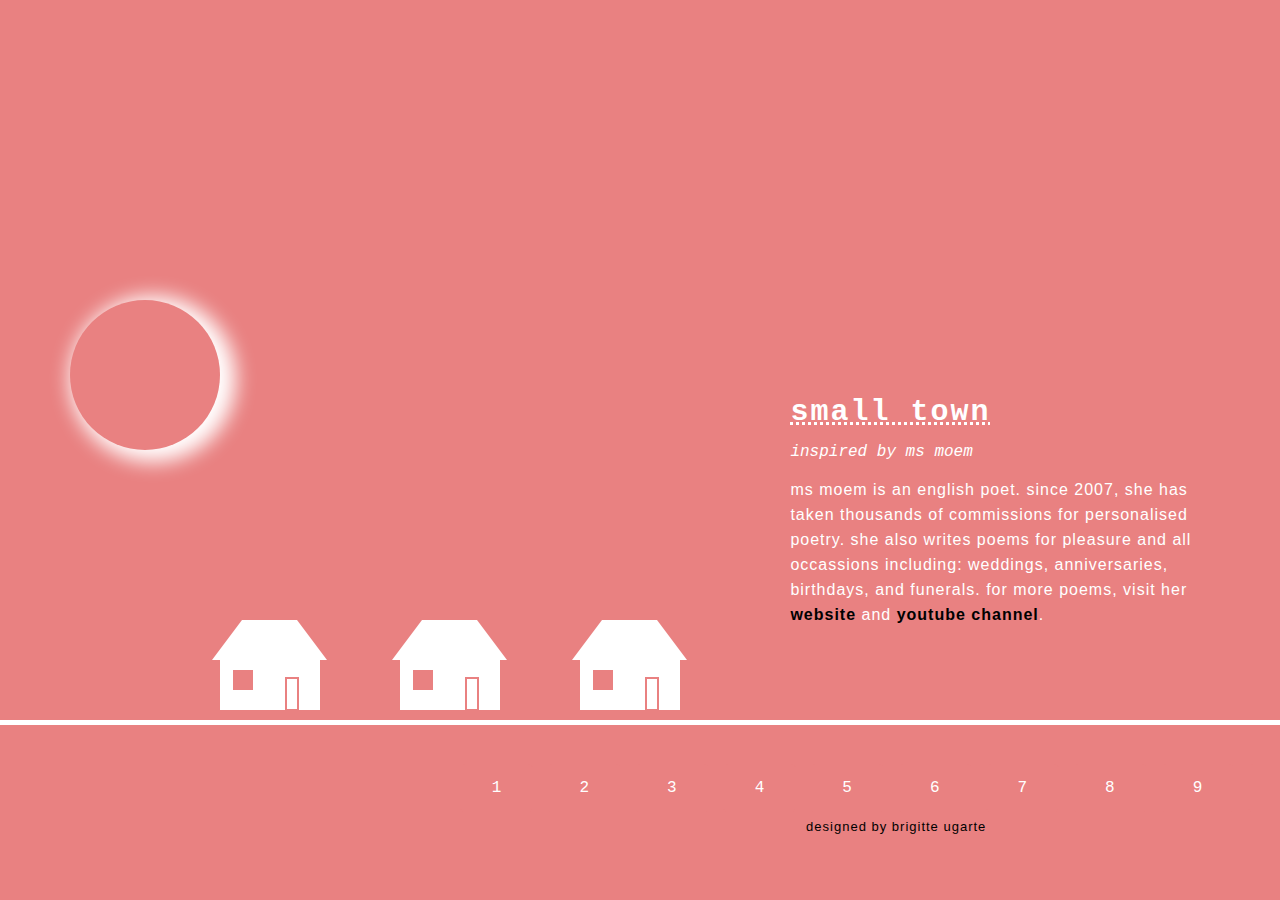
<file: index.html>
<!DOCTYPE html>
<html lang="en" dir="ltr">

<head>
  <meta charset="utf-8">
  <meta charset="utf-8" name="viewport" 
        content= "width=device-width, initial-scale=1.0">
  <link rel="stylesheet" href="index.css">
  <title>Small Town - Ms Moem</title>
</head>

<body>
  <div class="container">
    <div class="poem-info">
      <div class="content">
      <p id="Title">small town</p>
      <p id="Author"> <em>inspired by ms moem</em></p>

      <p id="Info">Ms Moem is an English poet. Since 2007, she has taken thousands of commissions for personalised poetry. She also writes poems for pleasure and all occassions including: weddings, anniversaries, birthdays, and funerals. For more poems, visit her <a href="http://msmoem.com/"><strong>website</strong></a> and <a href="https://www.youtube.com/channel/UCcKu7X7Zsa28iry6LRUNvDQ"><strong>YouTube Channel</strong></a>. </p>
      </div>
    </div>
    <div class="sun">
    </div>
    <div class="town">
      <div class="house">
        <div class="wall"></div>
        <div class="window"></div>
        <div class="door"></div>
        <div class="roof"></div>
      </div>
      <div class="town">
        <div class="house" id="house2">
          <div class="wall"></div>
          <div class="window"></div>
          <div class="door"></div>
          <div class="roof"></div>
        </div>
        <div class="town">
          <div class="house" id="house3">
            <div class="wall"></div>
            <div class="window"></div>
            <div class="door"></div>
            <div class="roof"></div>
          </div>

        <div class="line"></div>
        <div class="links">
        <a href="smalltownrumour.html" class="buttonlink">
          <button class="button">
          1
        </button></a>
        <a href="lastconversation.html" class="buttonlink">
          <button class="button button2">
            2
        </button>
        </a>
        <a href="thatsummer.html" class="buttonlink">
          <button class="button button3">
            3
        </button>
      </a>
      <a href="smalltown.html" class="buttonlink">
        <button class="button button4">
          4
        </button>
        </a>
      <a href="lifetimeago.html" class="buttonlink"><button class="button button5">
          5
        </button></a>
        <a href="itstrue.html" class="buttonlink">
        <button class="button button6" >6</button>
        </a>
        <a href="youwere.html" class="buttonlink">
        <button class="button button7" >7</button>
      </a>
      <a href="yearsbefore.html" class="buttonlink">
        <button class="button button8" >8</button>
      </a>
      <a href="remember.html" class="buttonlink">
        <button class="button button9" >9</button>
      </a>
      <a href="girl.html" class="buttonlink">
        <button class="button button10" >10</button>
      </a>
      </div>
      <div class="credit">
        <p id="creditme"> designed by brigitte ugarte
        </p>
      </div>



        </div>
</body>

</html>
</file>
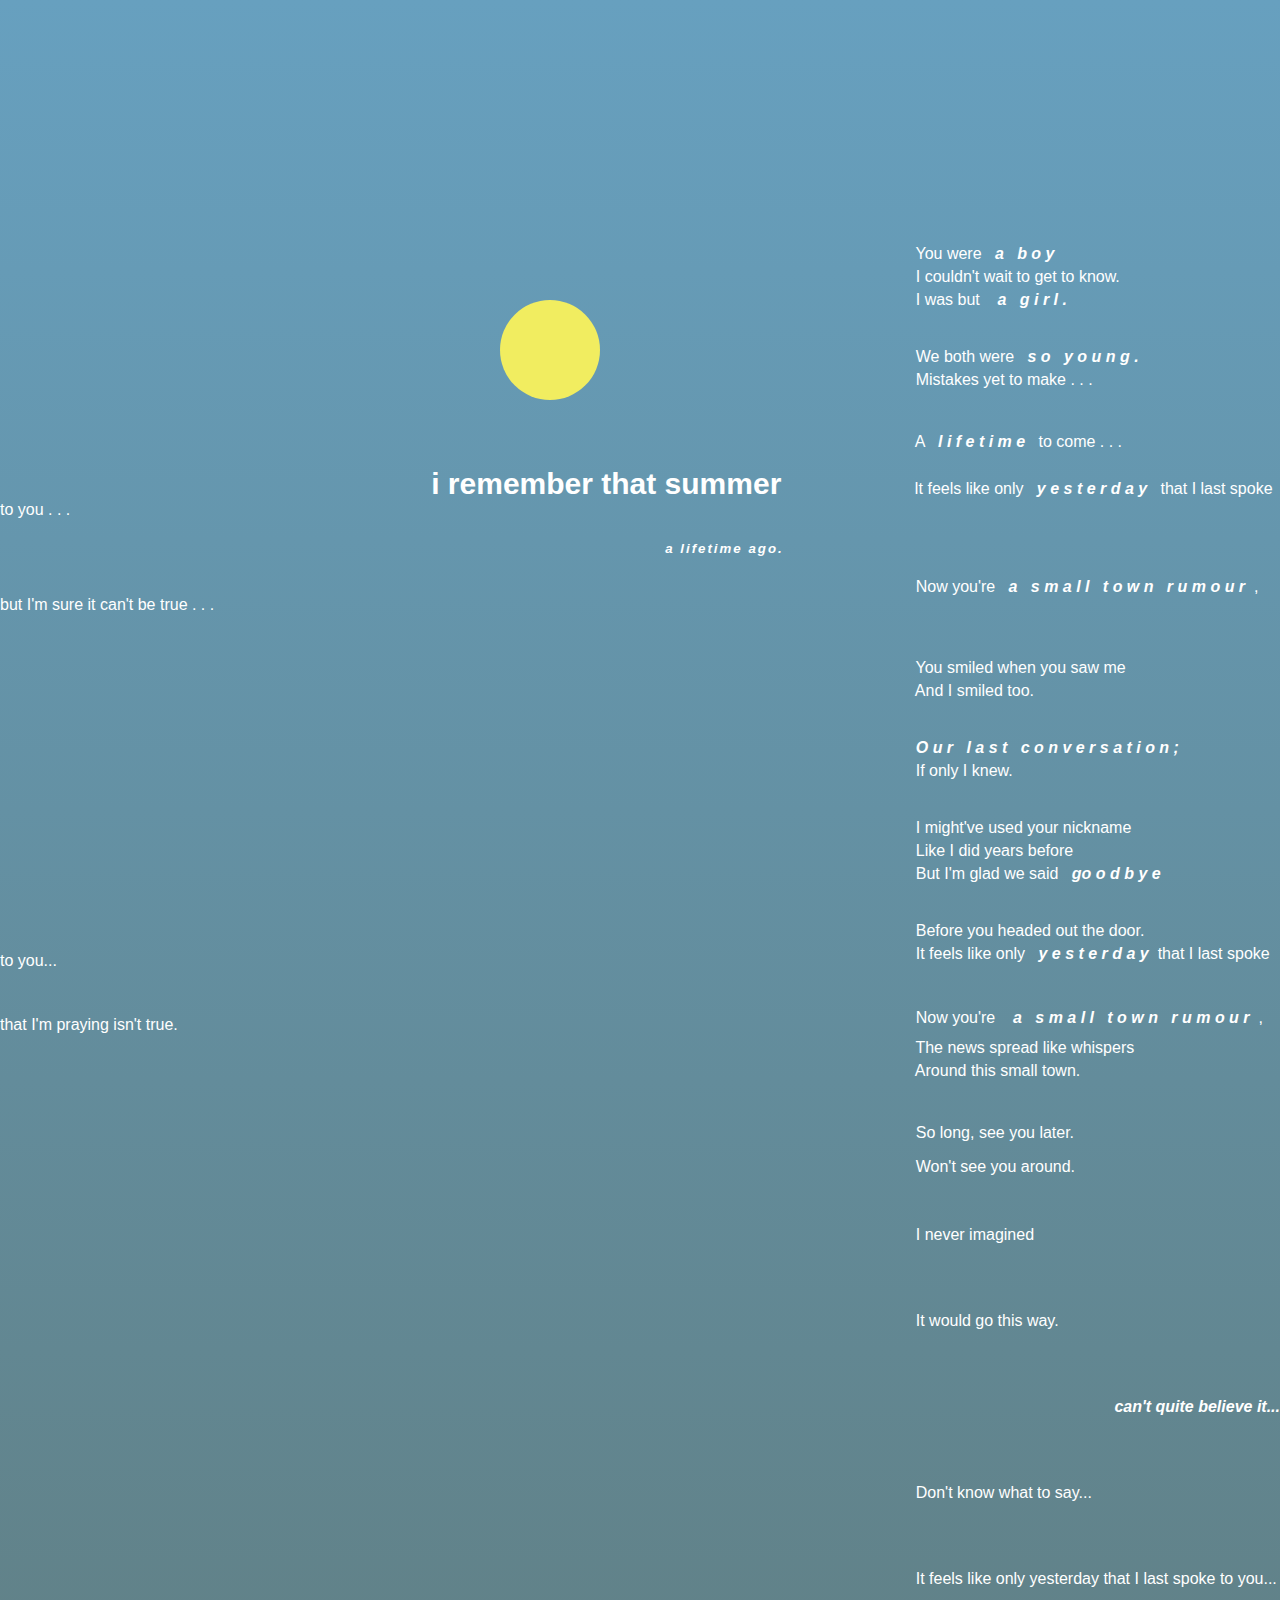
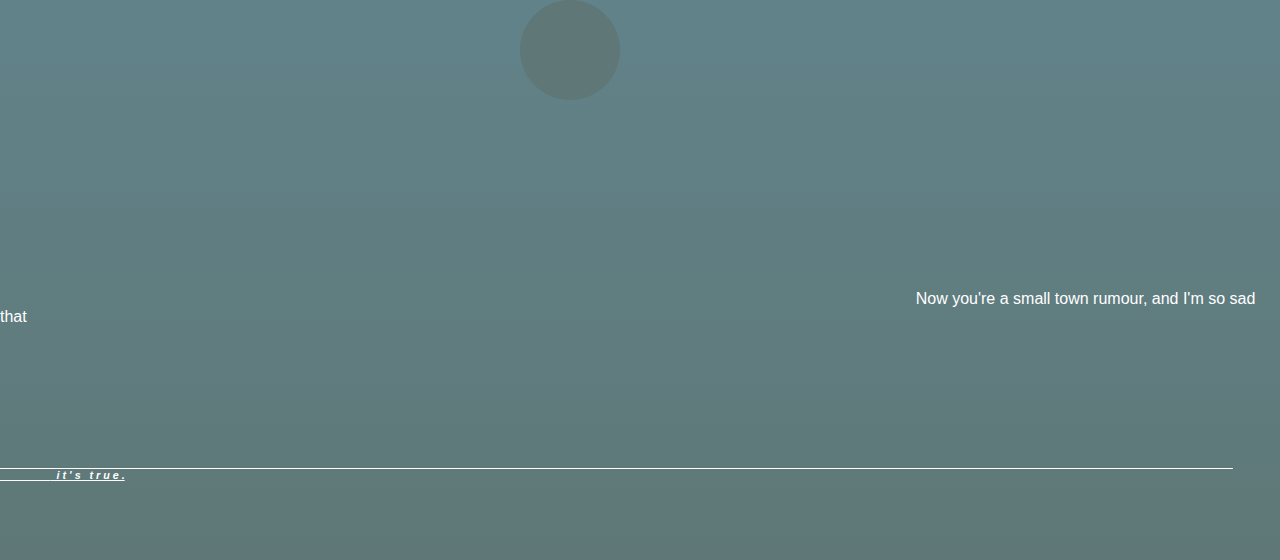
<file: itstrue.html>
<!DOCTYPE html>
<html lang="en" dir="ltr">

<head>
  <meta charset="utf-8">
  <title>I'm so sad it's true</title>
  <link rel="stylesheet" href="itstrue.css">
</head>

<body>
  <div class="container">
    <div class="sun">
    </div>
    <div class="moon">
    </div>
    <br>
    <br>
    <br>
    <br>
    <br>
    <br>
    <br>
    <br>
    <br>
    <br>
    <br>
    <br>
    <br>
    <div class="stanza">
      <p>&nbsp;&nbsp;&nbsp;&nbsp;&nbsp;&nbsp;&nbsp;&nbsp;&nbsp;&nbsp;&nbsp;&nbsp;&nbsp;&nbsp;&nbsp;&nbsp;&nbsp;&nbsp;&nbsp;&nbsp;&nbsp;&nbsp;&nbsp;&nbsp;
        &nbsp;&nbsp;&nbsp;&nbsp;&nbsp;&nbsp;&nbsp;&nbsp;&nbsp;&nbsp;&nbsp;&nbsp;&nbsp;&nbsp;&nbsp;&nbsp;&nbsp;&nbsp;&nbsp;&nbsp;&nbsp;&nbsp;&nbsp;&nbsp;&nbsp;&nbsp;&nbsp;&nbsp;&nbsp;&nbsp;&nbsp;&nbsp;&nbsp;&nbsp;&nbsp;&nbsp;&nbsp;&nbsp;&nbsp;&nbsp;
        &nbsp;&nbsp;&nbsp;&nbsp;&nbsp;&nbsp;&nbsp;&nbsp;&nbsp;&nbsp;&nbsp;&nbsp;&nbsp;&nbsp;&nbsp;&nbsp;&nbsp;&nbsp;&nbsp;&nbsp;&nbsp;&nbsp;&nbsp;&nbsp;&nbsp;&nbsp;&nbsp;&nbsp;&nbsp;&nbsp;&nbsp;&nbsp;&nbsp;&nbsp;&nbsp;&nbsp;&nbsp;&nbsp;&nbsp;&nbsp;
        &nbsp;&nbsp;&nbsp;&nbsp;&nbsp;&nbsp;&nbsp;&nbsp;&nbsp;&nbsp;&nbsp;&nbsp;&nbsp;&nbsp;&nbsp;&nbsp;&nbsp;&nbsp;&nbsp;&nbsp;&nbsp;&nbsp;&nbsp;&nbsp;&nbsp;&nbsp;&nbsp;&nbsp;&nbsp;&nbsp;&nbsp;&nbsp;&nbsp;&nbsp;&nbsp;&nbsp;&nbsp;&nbsp;&nbsp;&nbsp;
        &nbsp;&nbsp;&nbsp;&nbsp;&nbsp;&nbsp;&nbsp;&nbsp;&nbsp;&nbsp;&nbsp;&nbsp;&nbsp;&nbsp;&nbsp;&nbsp;&nbsp;&nbsp;&nbsp;&nbsp;&nbsp;&nbsp;&nbsp;&nbsp;&nbsp;&nbsp;&nbsp;&nbsp;&nbsp;&nbsp;&nbsp;&nbsp;&nbsp;&nbsp;&nbsp;&nbsp;&nbsp;&nbsp;&nbsp;&nbsp;
        &nbsp;&nbsp;&nbsp;&nbsp;&nbsp;&nbsp;&nbsp;&nbsp;&nbsp;&nbsp;&nbsp;&nbsp;&nbsp;&nbsp;&nbsp;&nbsp;
        You were&nbsp;&nbsp; <em> <strong> a&nbsp;&nbsp; b&nbsp;o&nbsp;y</strong> </em></p>
      <p>&nbsp;&nbsp;&nbsp;&nbsp;&nbsp;&nbsp;&nbsp;&nbsp;&nbsp;&nbsp;&nbsp;&nbsp;&nbsp;&nbsp;&nbsp;&nbsp;&nbsp;&nbsp;&nbsp;&nbsp;&nbsp;&nbsp;&nbsp;&nbsp;
        &nbsp;&nbsp;&nbsp;&nbsp;&nbsp;&nbsp;&nbsp;&nbsp;&nbsp;&nbsp;&nbsp;&nbsp;&nbsp;&nbsp;&nbsp;&nbsp;&nbsp;&nbsp;&nbsp;&nbsp;&nbsp;&nbsp;&nbsp;&nbsp;&nbsp;&nbsp;&nbsp;&nbsp;&nbsp;&nbsp;&nbsp;&nbsp;&nbsp;&nbsp;&nbsp;&nbsp;&nbsp;&nbsp;&nbsp;&nbsp;
        &nbsp;&nbsp;&nbsp;&nbsp;&nbsp;&nbsp;&nbsp;&nbsp;&nbsp;&nbsp;&nbsp;&nbsp;&nbsp;&nbsp;&nbsp;&nbsp;&nbsp;&nbsp;&nbsp;&nbsp;&nbsp;&nbsp;&nbsp;&nbsp;&nbsp;&nbsp;&nbsp;&nbsp;&nbsp;&nbsp;&nbsp;&nbsp;&nbsp;&nbsp;&nbsp;&nbsp;&nbsp;&nbsp;&nbsp;&nbsp;
        &nbsp;&nbsp;&nbsp;&nbsp;&nbsp;&nbsp;&nbsp;&nbsp;&nbsp;&nbsp;&nbsp;&nbsp;&nbsp;&nbsp;&nbsp;&nbsp;&nbsp;&nbsp;&nbsp;&nbsp;&nbsp;&nbsp;&nbsp;&nbsp;&nbsp;&nbsp;&nbsp;&nbsp;&nbsp;&nbsp;&nbsp;&nbsp;&nbsp;&nbsp;&nbsp;&nbsp;&nbsp;&nbsp;&nbsp;&nbsp;
        &nbsp;&nbsp;&nbsp;&nbsp;&nbsp;&nbsp;&nbsp;&nbsp;&nbsp;&nbsp;&nbsp;&nbsp;&nbsp;&nbsp;&nbsp;&nbsp;&nbsp;&nbsp;&nbsp;&nbsp;&nbsp;&nbsp;&nbsp;&nbsp;&nbsp;&nbsp;&nbsp;&nbsp;&nbsp;&nbsp;&nbsp;&nbsp;&nbsp;&nbsp;&nbsp;&nbsp;&nbsp;&nbsp;&nbsp;&nbsp;
        &nbsp;&nbsp;&nbsp;&nbsp;&nbsp;&nbsp;&nbsp;&nbsp;&nbsp;&nbsp;&nbsp;&nbsp;&nbsp;&nbsp;&nbsp;&nbsp;
        I couldn't wait to get to know.</p>
      <p>&nbsp;&nbsp;&nbsp;&nbsp;&nbsp;&nbsp;&nbsp;&nbsp;&nbsp;&nbsp;&nbsp;&nbsp;&nbsp;&nbsp;&nbsp;&nbsp;&nbsp;&nbsp;&nbsp;&nbsp;&nbsp;&nbsp;&nbsp;&nbsp;
        &nbsp;&nbsp;&nbsp;&nbsp;&nbsp;&nbsp;&nbsp;&nbsp;&nbsp;&nbsp;&nbsp;&nbsp;&nbsp;&nbsp;&nbsp;&nbsp;&nbsp;&nbsp;&nbsp;&nbsp;&nbsp;&nbsp;&nbsp;&nbsp;&nbsp;&nbsp;&nbsp;&nbsp;&nbsp;&nbsp;&nbsp;&nbsp;&nbsp;&nbsp;&nbsp;&nbsp;&nbsp;&nbsp;&nbsp;&nbsp;
        &nbsp;&nbsp;&nbsp;&nbsp;&nbsp;&nbsp;&nbsp;&nbsp;&nbsp;&nbsp;&nbsp;&nbsp;&nbsp;&nbsp;&nbsp;&nbsp;&nbsp;&nbsp;&nbsp;&nbsp;&nbsp;&nbsp;&nbsp;&nbsp;&nbsp;&nbsp;&nbsp;&nbsp;&nbsp;&nbsp;&nbsp;&nbsp;&nbsp;&nbsp;&nbsp;&nbsp;&nbsp;&nbsp;&nbsp;&nbsp;
        &nbsp;&nbsp;&nbsp;&nbsp;&nbsp;&nbsp;&nbsp;&nbsp;&nbsp;&nbsp;&nbsp;&nbsp;&nbsp;&nbsp;&nbsp;&nbsp;&nbsp;&nbsp;&nbsp;&nbsp;&nbsp;&nbsp;&nbsp;&nbsp;&nbsp;&nbsp;&nbsp;&nbsp;&nbsp;&nbsp;&nbsp;&nbsp;&nbsp;&nbsp;&nbsp;&nbsp;&nbsp;&nbsp;&nbsp;&nbsp;
        &nbsp;&nbsp;&nbsp;&nbsp;&nbsp;&nbsp;&nbsp;&nbsp;&nbsp;&nbsp;&nbsp;&nbsp;&nbsp;&nbsp;&nbsp;&nbsp;&nbsp;&nbsp;&nbsp;&nbsp;&nbsp;&nbsp;&nbsp;&nbsp;&nbsp;&nbsp;&nbsp;&nbsp;&nbsp;&nbsp;&nbsp;&nbsp;&nbsp;&nbsp;&nbsp;&nbsp;&nbsp;&nbsp;&nbsp;&nbsp;
        &nbsp;&nbsp;&nbsp;&nbsp;&nbsp;&nbsp;&nbsp;&nbsp;&nbsp;&nbsp;&nbsp;&nbsp;&nbsp;&nbsp;&nbsp;&nbsp;
        I was but &nbsp;&nbsp; <em> <strong>a&nbsp;&nbsp; g&nbsp;i&nbsp;r&nbsp;l&nbsp;.</strong> </em></p>
    </div>
    <br>
    <div class="stanza">
      <p>&nbsp;&nbsp;&nbsp;&nbsp;&nbsp;&nbsp;&nbsp;&nbsp;&nbsp;&nbsp;&nbsp;&nbsp;&nbsp;&nbsp;&nbsp;&nbsp;&nbsp;&nbsp;&nbsp;&nbsp;&nbsp;&nbsp;&nbsp;&nbsp;
        &nbsp;&nbsp;&nbsp;&nbsp;&nbsp;&nbsp;&nbsp;&nbsp;&nbsp;&nbsp;&nbsp;&nbsp;&nbsp;&nbsp;&nbsp;&nbsp;&nbsp;&nbsp;&nbsp;&nbsp;&nbsp;&nbsp;&nbsp;&nbsp;&nbsp;&nbsp;&nbsp;&nbsp;&nbsp;&nbsp;&nbsp;&nbsp;&nbsp;&nbsp;&nbsp;&nbsp;&nbsp;&nbsp;&nbsp;&nbsp;
        &nbsp;&nbsp;&nbsp;&nbsp;&nbsp;&nbsp;&nbsp;&nbsp;&nbsp;&nbsp;&nbsp;&nbsp;&nbsp;&nbsp;&nbsp;&nbsp;&nbsp;&nbsp;&nbsp;&nbsp;&nbsp;&nbsp;&nbsp;&nbsp;&nbsp;&nbsp;&nbsp;&nbsp;&nbsp;&nbsp;&nbsp;&nbsp;&nbsp;&nbsp;&nbsp;&nbsp;&nbsp;&nbsp;&nbsp;&nbsp;
        &nbsp;&nbsp;&nbsp;&nbsp;&nbsp;&nbsp;&nbsp;&nbsp;&nbsp;&nbsp;&nbsp;&nbsp;&nbsp;&nbsp;&nbsp;&nbsp;&nbsp;&nbsp;&nbsp;&nbsp;&nbsp;&nbsp;&nbsp;&nbsp;&nbsp;&nbsp;&nbsp;&nbsp;&nbsp;&nbsp;&nbsp;&nbsp;&nbsp;&nbsp;&nbsp;&nbsp;&nbsp;&nbsp;&nbsp;&nbsp;
        &nbsp;&nbsp;&nbsp;&nbsp;&nbsp;&nbsp;&nbsp;&nbsp;&nbsp;&nbsp;&nbsp;&nbsp;&nbsp;&nbsp;&nbsp;&nbsp;&nbsp;&nbsp;&nbsp;&nbsp;&nbsp;&nbsp;&nbsp;&nbsp;&nbsp;&nbsp;&nbsp;&nbsp;&nbsp;&nbsp;&nbsp;&nbsp;&nbsp;&nbsp;&nbsp;&nbsp;&nbsp;&nbsp;&nbsp;&nbsp;
        &nbsp;&nbsp;&nbsp;&nbsp;&nbsp;&nbsp;&nbsp;&nbsp;&nbsp;&nbsp;&nbsp;&nbsp;&nbsp;&nbsp;&nbsp;&nbsp;
        We both were&nbsp;&nbsp; <em> <strong> s&nbsp;o&nbsp;&nbsp; y&nbsp;o&nbsp;u&nbsp;n&nbsp;g&nbsp;.</strong> </em></p>
      <p>&nbsp;&nbsp;&nbsp;&nbsp;&nbsp;&nbsp;&nbsp;&nbsp;&nbsp;&nbsp;&nbsp;&nbsp;&nbsp;&nbsp;&nbsp;&nbsp;&nbsp;&nbsp;&nbsp;&nbsp;&nbsp;&nbsp;&nbsp;&nbsp;
        &nbsp;&nbsp;&nbsp;&nbsp;&nbsp;&nbsp;&nbsp;&nbsp;&nbsp;&nbsp;&nbsp;&nbsp;&nbsp;&nbsp;&nbsp;&nbsp;&nbsp;&nbsp;&nbsp;&nbsp;&nbsp;&nbsp;&nbsp;&nbsp;&nbsp;&nbsp;&nbsp;&nbsp;&nbsp;&nbsp;&nbsp;&nbsp;&nbsp;&nbsp;&nbsp;&nbsp;&nbsp;&nbsp;&nbsp;&nbsp;
        &nbsp;&nbsp;&nbsp;&nbsp;&nbsp;&nbsp;&nbsp;&nbsp;&nbsp;&nbsp;&nbsp;&nbsp;&nbsp;&nbsp;&nbsp;&nbsp;&nbsp;&nbsp;&nbsp;&nbsp;&nbsp;&nbsp;&nbsp;&nbsp;&nbsp;&nbsp;&nbsp;&nbsp;&nbsp;&nbsp;&nbsp;&nbsp;&nbsp;&nbsp;&nbsp;&nbsp;&nbsp;&nbsp;&nbsp;&nbsp;
        &nbsp;&nbsp;&nbsp;&nbsp;&nbsp;&nbsp;&nbsp;&nbsp;&nbsp;&nbsp;&nbsp;&nbsp;&nbsp;&nbsp;&nbsp;&nbsp;&nbsp;&nbsp;&nbsp;&nbsp;&nbsp;&nbsp;&nbsp;&nbsp;&nbsp;&nbsp;&nbsp;&nbsp;&nbsp;&nbsp;&nbsp;&nbsp;&nbsp;&nbsp;&nbsp;&nbsp;&nbsp;&nbsp;&nbsp;&nbsp;
        &nbsp;&nbsp;&nbsp;&nbsp;&nbsp;&nbsp;&nbsp;&nbsp;&nbsp;&nbsp;&nbsp;&nbsp;&nbsp;&nbsp;&nbsp;&nbsp;&nbsp;&nbsp;&nbsp;&nbsp;&nbsp;&nbsp;&nbsp;&nbsp;&nbsp;&nbsp;&nbsp;&nbsp;&nbsp;&nbsp;&nbsp;&nbsp;&nbsp;&nbsp;&nbsp;&nbsp;&nbsp;&nbsp;&nbsp;&nbsp;
        &nbsp;&nbsp;&nbsp;&nbsp;&nbsp;&nbsp;&nbsp;&nbsp;&nbsp;&nbsp;&nbsp;&nbsp;&nbsp;&nbsp;&nbsp;&nbsp;
        Mistakes yet to make&nbsp;.&nbsp;.&nbsp;.</p>
    </div>
    <br>
    <p>&nbsp;&nbsp;&nbsp;&nbsp;&nbsp;&nbsp;&nbsp;&nbsp;&nbsp;&nbsp;&nbsp;&nbsp;&nbsp;&nbsp;&nbsp;&nbsp;&nbsp;&nbsp;&nbsp;&nbsp;&nbsp;&nbsp;&nbsp;&nbsp;
      &nbsp;&nbsp;&nbsp;&nbsp;&nbsp;&nbsp;&nbsp;&nbsp;&nbsp;&nbsp;&nbsp;&nbsp;&nbsp;&nbsp;&nbsp;&nbsp;&nbsp;&nbsp;&nbsp;&nbsp;&nbsp;&nbsp;&nbsp;&nbsp;&nbsp;&nbsp;&nbsp;&nbsp;&nbsp;&nbsp;&nbsp;&nbsp;&nbsp;&nbsp;&nbsp;&nbsp;&nbsp;&nbsp;&nbsp;&nbsp;
      &nbsp;&nbsp;&nbsp;&nbsp;&nbsp;&nbsp;&nbsp;&nbsp;&nbsp;&nbsp;&nbsp;&nbsp;&nbsp;&nbsp;&nbsp;&nbsp;&nbsp;&nbsp;&nbsp;&nbsp;&nbsp;&nbsp;&nbsp;&nbsp;&nbsp;&nbsp;&nbsp;&nbsp;&nbsp;&nbsp;&nbsp;&nbsp;&nbsp;&nbsp;&nbsp;&nbsp;&nbsp;&nbsp;&nbsp;&nbsp;
      &nbsp;&nbsp;&nbsp;&nbsp;&nbsp;&nbsp;&nbsp;&nbsp;&nbsp;&nbsp;&nbsp;&nbsp;&nbsp;&nbsp;&nbsp;&nbsp;&nbsp;&nbsp;&nbsp;&nbsp;&nbsp;&nbsp;&nbsp;&nbsp;&nbsp;&nbsp;&nbsp;&nbsp;&nbsp;&nbsp;&nbsp;&nbsp;&nbsp;&nbsp;&nbsp;&nbsp;&nbsp;&nbsp;&nbsp;&nbsp;
      &nbsp;&nbsp;&nbsp;&nbsp;&nbsp;&nbsp;&nbsp;&nbsp;&nbsp;&nbsp;&nbsp;&nbsp;&nbsp;&nbsp;&nbsp;&nbsp;&nbsp;&nbsp;&nbsp;&nbsp;&nbsp;&nbsp;&nbsp;&nbsp;&nbsp;&nbsp;&nbsp;&nbsp;&nbsp;&nbsp;&nbsp;&nbsp;&nbsp;&nbsp;&nbsp;&nbsp;&nbsp;&nbsp;&nbsp;&nbsp;
      &nbsp;&nbsp;&nbsp;&nbsp;&nbsp;&nbsp;&nbsp;&nbsp;&nbsp;&nbsp;&nbsp;&nbsp;&nbsp;&nbsp;&nbsp;&nbsp;
      A <strong><em>&nbsp;&nbsp;l&nbsp;i&nbsp;f&nbsp;e&nbsp;t&nbsp;i&nbsp;m&nbsp;e&nbsp;&nbsp;</em></strong> to come&nbsp;.&nbsp;.&nbsp;.</p>

    <p>
      &nbsp;&nbsp;&nbsp;&nbsp;&nbsp;&nbsp;&nbsp;&nbsp;&nbsp;&nbsp;&nbsp;&nbsp;&nbsp;&nbsp;&nbsp;&nbsp;&nbsp;&nbsp;&nbsp;&nbsp;&nbsp;&nbsp;&nbsp;&nbsp;&nbsp;&nbsp;&nbsp;&nbsp;&nbsp;&nbsp;&nbsp;&nbsp;&nbsp;&nbsp;&nbsp;&nbsp;&nbsp;&nbsp;&nbsp;&nbsp;&nbsp;&nbsp;&nbsp;&nbsp;&nbsp;&nbsp;&nbsp;&nbsp;&nbsp;&nbsp;&nbsp;&nbsp;&nbsp;&nbsp;&nbsp;&nbsp;&nbsp;&nbsp;&nbsp;&nbsp;&nbsp;&nbsp;&nbsp;&nbsp;&nbsp;&nbsp;&nbsp;&nbsp;&nbsp;&nbsp;&nbsp;&nbsp;&nbsp;&nbsp;&nbsp;&nbsp;&nbsp;&nbsp;&nbsp;&nbsp;&nbsp;&nbsp;&nbsp;&nbsp;&nbsp;&nbsp;&nbsp;&nbsp;&nbsp;&nbsp;&nbsp;&nbsp;&nbsp;&nbsp;&nbsp;&nbsp;
      <span> <strong>I remember that summer </strong></span>
      <!--separate-->&nbsp;&nbsp;&nbsp;&nbsp;&nbsp;&nbsp;&nbsp;&nbsp;&nbsp;&nbsp;&nbsp;&nbsp;&nbsp;&nbsp;&nbsp;&nbsp;&nbsp;&nbsp;&nbsp;&nbsp;&nbsp;&nbsp;&nbsp;&nbsp;&nbsp;&nbsp;&nbsp;
      It feels like only&nbsp;&nbsp;<strong><em> y&nbsp;e&nbsp;s&nbsp;t&nbsp;e&nbsp;r&nbsp;d&nbsp;a&nbsp;y</em></strong> &nbsp;&nbsp;that I last spoke to you&nbsp;.&nbsp;.&nbsp;.</p>

    <h5>
      <p class="lifetime">
        <em>&nbsp;&nbsp;&nbsp;&nbsp;&nbsp;&nbsp;&nbsp;&nbsp;&nbsp;&nbsp;&nbsp;&nbsp;&nbsp;&nbsp;&nbsp;&nbsp;&nbsp;&nbsp;&nbsp;&nbsp;&nbsp;&nbsp;&nbsp;&nbsp;&nbsp;&nbsp;&nbsp;&nbsp;&nbsp;&nbsp;&nbsp;&nbsp;&nbsp;&nbsp;&nbsp;&nbsp;&nbsp;&nbsp;&nbsp;&nbsp;&nbsp;&nbsp;&nbsp;&nbsp;&nbsp;&nbsp;&nbsp;&nbsp;&nbsp;&nbsp;&nbsp;&nbsp;&nbsp;&nbsp;&nbsp;&nbsp;&nbsp;&nbsp;&nbsp;&nbsp;&nbsp;&nbsp;&nbsp;&nbsp;&nbsp;&nbsp;&nbsp;&nbsp;&nbsp;&nbsp;&nbsp;&nbsp;&nbsp;&nbsp;&nbsp;&nbsp;&nbsp;&nbsp;&nbsp;&nbsp;&nbsp;&nbsp;&nbsp;&nbsp;&nbsp;&nbsp;&nbsp;&nbsp;&nbsp;&nbsp;&nbsp;&nbsp;&nbsp;&nbsp;&nbsp;&nbsp;&nbsp;&nbsp;&nbsp;&nbsp;&nbsp;&nbsp;&nbsp;&nbsp;&nbsp;&nbsp;&nbsp;&nbsp;&nbsp;&nbsp;&nbsp;&nbsp;&nbsp;&nbsp;
          &nbsp; A lifetime ago.</em></p>
    </h5>
    <p>&nbsp;&nbsp;&nbsp;&nbsp;&nbsp;&nbsp;&nbsp;&nbsp;&nbsp;&nbsp;&nbsp;&nbsp;&nbsp;&nbsp;&nbsp;&nbsp;&nbsp;&nbsp;&nbsp;&nbsp;&nbsp;&nbsp;&nbsp;&nbsp;
      &nbsp;&nbsp;&nbsp;&nbsp;&nbsp;&nbsp;&nbsp;&nbsp;&nbsp;&nbsp;&nbsp;&nbsp;&nbsp;&nbsp;&nbsp;&nbsp;&nbsp;&nbsp;&nbsp;&nbsp;&nbsp;&nbsp;&nbsp;&nbsp;&nbsp;&nbsp;&nbsp;&nbsp;&nbsp;&nbsp;&nbsp;&nbsp;&nbsp;&nbsp;&nbsp;&nbsp;&nbsp;&nbsp;&nbsp;&nbsp;
      &nbsp;&nbsp;&nbsp;&nbsp;&nbsp;&nbsp;&nbsp;&nbsp;&nbsp;&nbsp;&nbsp;&nbsp;&nbsp;&nbsp;&nbsp;&nbsp;&nbsp;&nbsp;&nbsp;&nbsp;&nbsp;&nbsp;&nbsp;&nbsp;&nbsp;&nbsp;&nbsp;&nbsp;&nbsp;&nbsp;&nbsp;&nbsp;&nbsp;&nbsp;&nbsp;&nbsp;&nbsp;&nbsp;&nbsp;&nbsp;
      &nbsp;&nbsp;&nbsp;&nbsp;&nbsp;&nbsp;&nbsp;&nbsp;&nbsp;&nbsp;&nbsp;&nbsp;&nbsp;&nbsp;&nbsp;&nbsp;&nbsp;&nbsp;&nbsp;&nbsp;&nbsp;&nbsp;&nbsp;&nbsp;&nbsp;&nbsp;&nbsp;&nbsp;&nbsp;&nbsp;&nbsp;&nbsp;&nbsp;&nbsp;&nbsp;&nbsp;&nbsp;&nbsp;&nbsp;&nbsp;
      &nbsp;&nbsp;&nbsp;&nbsp;&nbsp;&nbsp;&nbsp;&nbsp;&nbsp;&nbsp;&nbsp;&nbsp;&nbsp;&nbsp;&nbsp;&nbsp;&nbsp;&nbsp;&nbsp;&nbsp;&nbsp;&nbsp;&nbsp;&nbsp;&nbsp;&nbsp;&nbsp;&nbsp;&nbsp;&nbsp;&nbsp;&nbsp;&nbsp;&nbsp;&nbsp;&nbsp;&nbsp;&nbsp;&nbsp;&nbsp;
      &nbsp;&nbsp;&nbsp;&nbsp;&nbsp;&nbsp;&nbsp;&nbsp;&nbsp;&nbsp;&nbsp;&nbsp;&nbsp;&nbsp;&nbsp;&nbsp;
      Now you're<strong><em>&nbsp;&nbsp; a&nbsp;&nbsp; s&nbsp;m&nbsp;a&nbsp;l&nbsp;l&nbsp;&nbsp; t&nbsp;o&nbsp;w&nbsp;n&nbsp;&nbsp; r&nbsp;u&nbsp;m&nbsp;o&nbsp;u&nbsp;r&nbsp;&nbsp;</em></strong>, but I'm sure it can't be true&nbsp;.&nbsp;.&nbsp;.</p>
    <br>
    <div class="stanza">
      <p>&nbsp;&nbsp;&nbsp;&nbsp;&nbsp;&nbsp;&nbsp;&nbsp;&nbsp;&nbsp;&nbsp;&nbsp;&nbsp;&nbsp;&nbsp;&nbsp;&nbsp;&nbsp;&nbsp;&nbsp;&nbsp;&nbsp;&nbsp;&nbsp;
        &nbsp;&nbsp;&nbsp;&nbsp;&nbsp;&nbsp;&nbsp;&nbsp;&nbsp;&nbsp;&nbsp;&nbsp;&nbsp;&nbsp;&nbsp;&nbsp;&nbsp;&nbsp;&nbsp;&nbsp;&nbsp;&nbsp;&nbsp;&nbsp;&nbsp;&nbsp;&nbsp;&nbsp;&nbsp;&nbsp;&nbsp;&nbsp;&nbsp;&nbsp;&nbsp;&nbsp;&nbsp;&nbsp;&nbsp;&nbsp;
        &nbsp;&nbsp;&nbsp;&nbsp;&nbsp;&nbsp;&nbsp;&nbsp;&nbsp;&nbsp;&nbsp;&nbsp;&nbsp;&nbsp;&nbsp;&nbsp;&nbsp;&nbsp;&nbsp;&nbsp;&nbsp;&nbsp;&nbsp;&nbsp;&nbsp;&nbsp;&nbsp;&nbsp;&nbsp;&nbsp;&nbsp;&nbsp;&nbsp;&nbsp;&nbsp;&nbsp;&nbsp;&nbsp;&nbsp;&nbsp;
        &nbsp;&nbsp;&nbsp;&nbsp;&nbsp;&nbsp;&nbsp;&nbsp;&nbsp;&nbsp;&nbsp;&nbsp;&nbsp;&nbsp;&nbsp;&nbsp;&nbsp;&nbsp;&nbsp;&nbsp;&nbsp;&nbsp;&nbsp;&nbsp;&nbsp;&nbsp;&nbsp;&nbsp;&nbsp;&nbsp;&nbsp;&nbsp;&nbsp;&nbsp;&nbsp;&nbsp;&nbsp;&nbsp;&nbsp;&nbsp;
        &nbsp;&nbsp;&nbsp;&nbsp;&nbsp;&nbsp;&nbsp;&nbsp;&nbsp;&nbsp;&nbsp;&nbsp;&nbsp;&nbsp;&nbsp;&nbsp;&nbsp;&nbsp;&nbsp;&nbsp;&nbsp;&nbsp;&nbsp;&nbsp;&nbsp;&nbsp;&nbsp;&nbsp;&nbsp;&nbsp;&nbsp;&nbsp;&nbsp;&nbsp;&nbsp;&nbsp;&nbsp;&nbsp;&nbsp;&nbsp;
        &nbsp;&nbsp;&nbsp;&nbsp;&nbsp;&nbsp;&nbsp;&nbsp;&nbsp;&nbsp;&nbsp;&nbsp;&nbsp;&nbsp;&nbsp;&nbsp;
        You smiled when you saw me</p>
      <p>&nbsp;&nbsp;&nbsp;&nbsp;&nbsp;&nbsp;&nbsp;&nbsp;&nbsp;&nbsp;&nbsp;&nbsp;&nbsp;&nbsp;&nbsp;&nbsp;&nbsp;&nbsp;&nbsp;&nbsp;&nbsp;&nbsp;&nbsp;&nbsp;
        &nbsp;&nbsp;&nbsp;&nbsp;&nbsp;&nbsp;&nbsp;&nbsp;&nbsp;&nbsp;&nbsp;&nbsp;&nbsp;&nbsp;&nbsp;&nbsp;&nbsp;&nbsp;&nbsp;&nbsp;&nbsp;&nbsp;&nbsp;&nbsp;&nbsp;&nbsp;&nbsp;&nbsp;&nbsp;&nbsp;&nbsp;&nbsp;&nbsp;&nbsp;&nbsp;&nbsp;&nbsp;&nbsp;&nbsp;&nbsp;
        &nbsp;&nbsp;&nbsp;&nbsp;&nbsp;&nbsp;&nbsp;&nbsp;&nbsp;&nbsp;&nbsp;&nbsp;&nbsp;&nbsp;&nbsp;&nbsp;&nbsp;&nbsp;&nbsp;&nbsp;&nbsp;&nbsp;&nbsp;&nbsp;&nbsp;&nbsp;&nbsp;&nbsp;&nbsp;&nbsp;&nbsp;&nbsp;&nbsp;&nbsp;&nbsp;&nbsp;&nbsp;&nbsp;&nbsp;&nbsp;
        &nbsp;&nbsp;&nbsp;&nbsp;&nbsp;&nbsp;&nbsp;&nbsp;&nbsp;&nbsp;&nbsp;&nbsp;&nbsp;&nbsp;&nbsp;&nbsp;&nbsp;&nbsp;&nbsp;&nbsp;&nbsp;&nbsp;&nbsp;&nbsp;&nbsp;&nbsp;&nbsp;&nbsp;&nbsp;&nbsp;&nbsp;&nbsp;&nbsp;&nbsp;&nbsp;&nbsp;&nbsp;&nbsp;&nbsp;&nbsp;
        &nbsp;&nbsp;&nbsp;&nbsp;&nbsp;&nbsp;&nbsp;&nbsp;&nbsp;&nbsp;&nbsp;&nbsp;&nbsp;&nbsp;&nbsp;&nbsp;&nbsp;&nbsp;&nbsp;&nbsp;&nbsp;&nbsp;&nbsp;&nbsp;&nbsp;&nbsp;&nbsp;&nbsp;&nbsp;&nbsp;&nbsp;&nbsp;&nbsp;&nbsp;&nbsp;&nbsp;&nbsp;&nbsp;&nbsp;&nbsp;
        &nbsp;&nbsp;&nbsp;&nbsp;&nbsp;&nbsp;&nbsp;&nbsp;&nbsp;&nbsp;&nbsp;&nbsp;&nbsp;&nbsp;&nbsp;&nbsp;
        And I smiled too.</p>
    </div>
    <br>
    <div class="stanza">
      <p>&nbsp;&nbsp;&nbsp;&nbsp;&nbsp;&nbsp;&nbsp;&nbsp;&nbsp;&nbsp;&nbsp;&nbsp;&nbsp;&nbsp;&nbsp;&nbsp;&nbsp;&nbsp;&nbsp;&nbsp;&nbsp;&nbsp;&nbsp;&nbsp;
        &nbsp;&nbsp;&nbsp;&nbsp;&nbsp;&nbsp;&nbsp;&nbsp;&nbsp;&nbsp;&nbsp;&nbsp;&nbsp;&nbsp;&nbsp;&nbsp;&nbsp;&nbsp;&nbsp;&nbsp;&nbsp;&nbsp;&nbsp;&nbsp;&nbsp;&nbsp;&nbsp;&nbsp;&nbsp;&nbsp;&nbsp;&nbsp;&nbsp;&nbsp;&nbsp;&nbsp;&nbsp;&nbsp;&nbsp;&nbsp;
        &nbsp;&nbsp;&nbsp;&nbsp;&nbsp;&nbsp;&nbsp;&nbsp;&nbsp;&nbsp;&nbsp;&nbsp;&nbsp;&nbsp;&nbsp;&nbsp;&nbsp;&nbsp;&nbsp;&nbsp;&nbsp;&nbsp;&nbsp;&nbsp;&nbsp;&nbsp;&nbsp;&nbsp;&nbsp;&nbsp;&nbsp;&nbsp;&nbsp;&nbsp;&nbsp;&nbsp;&nbsp;&nbsp;&nbsp;&nbsp;
        &nbsp;&nbsp;&nbsp;&nbsp;&nbsp;&nbsp;&nbsp;&nbsp;&nbsp;&nbsp;&nbsp;&nbsp;&nbsp;&nbsp;&nbsp;&nbsp;&nbsp;&nbsp;&nbsp;&nbsp;&nbsp;&nbsp;&nbsp;&nbsp;&nbsp;&nbsp;&nbsp;&nbsp;&nbsp;&nbsp;&nbsp;&nbsp;&nbsp;&nbsp;&nbsp;&nbsp;&nbsp;&nbsp;&nbsp;&nbsp;
        &nbsp;&nbsp;&nbsp;&nbsp;&nbsp;&nbsp;&nbsp;&nbsp;&nbsp;&nbsp;&nbsp;&nbsp;&nbsp;&nbsp;&nbsp;&nbsp;&nbsp;&nbsp;&nbsp;&nbsp;&nbsp;&nbsp;&nbsp;&nbsp;&nbsp;&nbsp;&nbsp;&nbsp;&nbsp;&nbsp;&nbsp;&nbsp;&nbsp;&nbsp;&nbsp;&nbsp;&nbsp;&nbsp;&nbsp;&nbsp;
        &nbsp;&nbsp;&nbsp;&nbsp;&nbsp;&nbsp;&nbsp;&nbsp;&nbsp;&nbsp;&nbsp;&nbsp;&nbsp;&nbsp;&nbsp;&nbsp;
        <strong><em>O&nbsp;u&nbsp;r&nbsp;&nbsp; l&nbsp;a&nbsp;s&nbsp;t&nbsp;&nbsp; c&nbsp;o&nbsp;n&nbsp;v&nbsp;e&nbsp;r&nbsp;s&nbsp;a&nbsp;t&nbsp;i&nbsp;o&nbsp;n&nbsp;;</em></strong></p>
      <p>&nbsp;&nbsp;&nbsp;&nbsp;&nbsp;&nbsp;&nbsp;&nbsp;&nbsp;&nbsp;&nbsp;&nbsp;&nbsp;&nbsp;&nbsp;&nbsp;&nbsp;&nbsp;&nbsp;&nbsp;&nbsp;&nbsp;&nbsp;&nbsp;
        &nbsp;&nbsp;&nbsp;&nbsp;&nbsp;&nbsp;&nbsp;&nbsp;&nbsp;&nbsp;&nbsp;&nbsp;&nbsp;&nbsp;&nbsp;&nbsp;&nbsp;&nbsp;&nbsp;&nbsp;&nbsp;&nbsp;&nbsp;&nbsp;&nbsp;&nbsp;&nbsp;&nbsp;&nbsp;&nbsp;&nbsp;&nbsp;&nbsp;&nbsp;&nbsp;&nbsp;&nbsp;&nbsp;&nbsp;&nbsp;
        &nbsp;&nbsp;&nbsp;&nbsp;&nbsp;&nbsp;&nbsp;&nbsp;&nbsp;&nbsp;&nbsp;&nbsp;&nbsp;&nbsp;&nbsp;&nbsp;&nbsp;&nbsp;&nbsp;&nbsp;&nbsp;&nbsp;&nbsp;&nbsp;&nbsp;&nbsp;&nbsp;&nbsp;&nbsp;&nbsp;&nbsp;&nbsp;&nbsp;&nbsp;&nbsp;&nbsp;&nbsp;&nbsp;&nbsp;&nbsp;
        &nbsp;&nbsp;&nbsp;&nbsp;&nbsp;&nbsp;&nbsp;&nbsp;&nbsp;&nbsp;&nbsp;&nbsp;&nbsp;&nbsp;&nbsp;&nbsp;&nbsp;&nbsp;&nbsp;&nbsp;&nbsp;&nbsp;&nbsp;&nbsp;&nbsp;&nbsp;&nbsp;&nbsp;&nbsp;&nbsp;&nbsp;&nbsp;&nbsp;&nbsp;&nbsp;&nbsp;&nbsp;&nbsp;&nbsp;&nbsp;
        &nbsp;&nbsp;&nbsp;&nbsp;&nbsp;&nbsp;&nbsp;&nbsp;&nbsp;&nbsp;&nbsp;&nbsp;&nbsp;&nbsp;&nbsp;&nbsp;&nbsp;&nbsp;&nbsp;&nbsp;&nbsp;&nbsp;&nbsp;&nbsp;&nbsp;&nbsp;&nbsp;&nbsp;&nbsp;&nbsp;&nbsp;&nbsp;&nbsp;&nbsp;&nbsp;&nbsp;&nbsp;&nbsp;&nbsp;&nbsp;
        &nbsp;&nbsp;&nbsp;&nbsp;&nbsp;&nbsp;&nbsp;&nbsp;&nbsp;&nbsp;&nbsp;&nbsp;&nbsp;&nbsp;&nbsp;&nbsp;
        If only I knew.</p>
    </div>
    <br>
    <div class="stanza">
      <p>&nbsp;&nbsp;&nbsp;&nbsp;&nbsp;&nbsp;&nbsp;&nbsp;&nbsp;&nbsp;&nbsp;&nbsp;&nbsp;&nbsp;&nbsp;&nbsp;&nbsp;&nbsp;&nbsp;&nbsp;&nbsp;&nbsp;&nbsp;&nbsp;
        &nbsp;&nbsp;&nbsp;&nbsp;&nbsp;&nbsp;&nbsp;&nbsp;&nbsp;&nbsp;&nbsp;&nbsp;&nbsp;&nbsp;&nbsp;&nbsp;&nbsp;&nbsp;&nbsp;&nbsp;&nbsp;&nbsp;&nbsp;&nbsp;&nbsp;&nbsp;&nbsp;&nbsp;&nbsp;&nbsp;&nbsp;&nbsp;&nbsp;&nbsp;&nbsp;&nbsp;&nbsp;&nbsp;&nbsp;&nbsp;
        &nbsp;&nbsp;&nbsp;&nbsp;&nbsp;&nbsp;&nbsp;&nbsp;&nbsp;&nbsp;&nbsp;&nbsp;&nbsp;&nbsp;&nbsp;&nbsp;&nbsp;&nbsp;&nbsp;&nbsp;&nbsp;&nbsp;&nbsp;&nbsp;&nbsp;&nbsp;&nbsp;&nbsp;&nbsp;&nbsp;&nbsp;&nbsp;&nbsp;&nbsp;&nbsp;&nbsp;&nbsp;&nbsp;&nbsp;&nbsp;
        &nbsp;&nbsp;&nbsp;&nbsp;&nbsp;&nbsp;&nbsp;&nbsp;&nbsp;&nbsp;&nbsp;&nbsp;&nbsp;&nbsp;&nbsp;&nbsp;&nbsp;&nbsp;&nbsp;&nbsp;&nbsp;&nbsp;&nbsp;&nbsp;&nbsp;&nbsp;&nbsp;&nbsp;&nbsp;&nbsp;&nbsp;&nbsp;&nbsp;&nbsp;&nbsp;&nbsp;&nbsp;&nbsp;&nbsp;&nbsp;
        &nbsp;&nbsp;&nbsp;&nbsp;&nbsp;&nbsp;&nbsp;&nbsp;&nbsp;&nbsp;&nbsp;&nbsp;&nbsp;&nbsp;&nbsp;&nbsp;&nbsp;&nbsp;&nbsp;&nbsp;&nbsp;&nbsp;&nbsp;&nbsp;&nbsp;&nbsp;&nbsp;&nbsp;&nbsp;&nbsp;&nbsp;&nbsp;&nbsp;&nbsp;&nbsp;&nbsp;&nbsp;&nbsp;&nbsp;&nbsp;
        &nbsp;&nbsp;&nbsp;&nbsp;&nbsp;&nbsp;&nbsp;&nbsp;&nbsp;&nbsp;&nbsp;&nbsp;&nbsp;&nbsp;&nbsp;&nbsp;
        I might've used your nickname</p>
      <p>&nbsp;&nbsp;&nbsp;&nbsp;&nbsp;&nbsp;&nbsp;&nbsp;&nbsp;&nbsp;&nbsp;&nbsp;&nbsp;&nbsp;&nbsp;&nbsp;&nbsp;&nbsp;&nbsp;&nbsp;&nbsp;&nbsp;&nbsp;&nbsp;
        &nbsp;&nbsp;&nbsp;&nbsp;&nbsp;&nbsp;&nbsp;&nbsp;&nbsp;&nbsp;&nbsp;&nbsp;&nbsp;&nbsp;&nbsp;&nbsp;&nbsp;&nbsp;&nbsp;&nbsp;&nbsp;&nbsp;&nbsp;&nbsp;&nbsp;&nbsp;&nbsp;&nbsp;&nbsp;&nbsp;&nbsp;&nbsp;&nbsp;&nbsp;&nbsp;&nbsp;&nbsp;&nbsp;&nbsp;&nbsp;
        &nbsp;&nbsp;&nbsp;&nbsp;&nbsp;&nbsp;&nbsp;&nbsp;&nbsp;&nbsp;&nbsp;&nbsp;&nbsp;&nbsp;&nbsp;&nbsp;&nbsp;&nbsp;&nbsp;&nbsp;&nbsp;&nbsp;&nbsp;&nbsp;&nbsp;&nbsp;&nbsp;&nbsp;&nbsp;&nbsp;&nbsp;&nbsp;&nbsp;&nbsp;&nbsp;&nbsp;&nbsp;&nbsp;&nbsp;&nbsp;
        &nbsp;&nbsp;&nbsp;&nbsp;&nbsp;&nbsp;&nbsp;&nbsp;&nbsp;&nbsp;&nbsp;&nbsp;&nbsp;&nbsp;&nbsp;&nbsp;&nbsp;&nbsp;&nbsp;&nbsp;&nbsp;&nbsp;&nbsp;&nbsp;&nbsp;&nbsp;&nbsp;&nbsp;&nbsp;&nbsp;&nbsp;&nbsp;&nbsp;&nbsp;&nbsp;&nbsp;&nbsp;&nbsp;&nbsp;&nbsp;
        &nbsp;&nbsp;&nbsp;&nbsp;&nbsp;&nbsp;&nbsp;&nbsp;&nbsp;&nbsp;&nbsp;&nbsp;&nbsp;&nbsp;&nbsp;&nbsp;&nbsp;&nbsp;&nbsp;&nbsp;&nbsp;&nbsp;&nbsp;&nbsp;&nbsp;&nbsp;&nbsp;&nbsp;&nbsp;&nbsp;&nbsp;&nbsp;&nbsp;&nbsp;&nbsp;&nbsp;&nbsp;&nbsp;&nbsp;&nbsp;
        &nbsp;&nbsp;&nbsp;&nbsp;&nbsp;&nbsp;&nbsp;&nbsp;&nbsp;&nbsp;&nbsp;&nbsp;&nbsp;&nbsp;&nbsp;&nbsp;
        Like I did years before</p>
      <p>&nbsp;&nbsp;&nbsp;&nbsp;&nbsp;&nbsp;&nbsp;&nbsp;&nbsp;&nbsp;&nbsp;&nbsp;&nbsp;&nbsp;&nbsp;&nbsp;&nbsp;&nbsp;&nbsp;&nbsp;&nbsp;&nbsp;&nbsp;&nbsp;
        &nbsp;&nbsp;&nbsp;&nbsp;&nbsp;&nbsp;&nbsp;&nbsp;&nbsp;&nbsp;&nbsp;&nbsp;&nbsp;&nbsp;&nbsp;&nbsp;&nbsp;&nbsp;&nbsp;&nbsp;&nbsp;&nbsp;&nbsp;&nbsp;&nbsp;&nbsp;&nbsp;&nbsp;&nbsp;&nbsp;&nbsp;&nbsp;&nbsp;&nbsp;&nbsp;&nbsp;&nbsp;&nbsp;&nbsp;&nbsp;
        &nbsp;&nbsp;&nbsp;&nbsp;&nbsp;&nbsp;&nbsp;&nbsp;&nbsp;&nbsp;&nbsp;&nbsp;&nbsp;&nbsp;&nbsp;&nbsp;&nbsp;&nbsp;&nbsp;&nbsp;&nbsp;&nbsp;&nbsp;&nbsp;&nbsp;&nbsp;&nbsp;&nbsp;&nbsp;&nbsp;&nbsp;&nbsp;&nbsp;&nbsp;&nbsp;&nbsp;&nbsp;&nbsp;&nbsp;&nbsp;
        &nbsp;&nbsp;&nbsp;&nbsp;&nbsp;&nbsp;&nbsp;&nbsp;&nbsp;&nbsp;&nbsp;&nbsp;&nbsp;&nbsp;&nbsp;&nbsp;&nbsp;&nbsp;&nbsp;&nbsp;&nbsp;&nbsp;&nbsp;&nbsp;&nbsp;&nbsp;&nbsp;&nbsp;&nbsp;&nbsp;&nbsp;&nbsp;&nbsp;&nbsp;&nbsp;&nbsp;&nbsp;&nbsp;&nbsp;&nbsp;
        &nbsp;&nbsp;&nbsp;&nbsp;&nbsp;&nbsp;&nbsp;&nbsp;&nbsp;&nbsp;&nbsp;&nbsp;&nbsp;&nbsp;&nbsp;&nbsp;&nbsp;&nbsp;&nbsp;&nbsp;&nbsp;&nbsp;&nbsp;&nbsp;&nbsp;&nbsp;&nbsp;&nbsp;&nbsp;&nbsp;&nbsp;&nbsp;&nbsp;&nbsp;&nbsp;&nbsp;&nbsp;&nbsp;&nbsp;&nbsp;
        &nbsp;&nbsp;&nbsp;&nbsp;&nbsp;&nbsp;&nbsp;&nbsp;&nbsp;&nbsp;&nbsp;&nbsp;&nbsp;&nbsp;&nbsp;&nbsp;

        But I'm glad we said &nbsp;&nbsp;<Strong><em>go&nbsp;o&nbsp;d&nbsp;b&nbsp;y&nbsp;e</em></strong></p>
    </div>
    <br>
    <div class="stanza">
      <p>&nbsp;&nbsp;&nbsp;&nbsp;&nbsp;&nbsp;&nbsp;&nbsp;&nbsp;&nbsp;&nbsp;&nbsp;&nbsp;&nbsp;&nbsp;&nbsp;&nbsp;&nbsp;&nbsp;&nbsp;&nbsp;&nbsp;&nbsp;&nbsp;
        &nbsp;&nbsp;&nbsp;&nbsp;&nbsp;&nbsp;&nbsp;&nbsp;&nbsp;&nbsp;&nbsp;&nbsp;&nbsp;&nbsp;&nbsp;&nbsp;&nbsp;&nbsp;&nbsp;&nbsp;&nbsp;&nbsp;&nbsp;&nbsp;&nbsp;&nbsp;&nbsp;&nbsp;&nbsp;&nbsp;&nbsp;&nbsp;&nbsp;&nbsp;&nbsp;&nbsp;&nbsp;&nbsp;&nbsp;&nbsp;
        &nbsp;&nbsp;&nbsp;&nbsp;&nbsp;&nbsp;&nbsp;&nbsp;&nbsp;&nbsp;&nbsp;&nbsp;&nbsp;&nbsp;&nbsp;&nbsp;&nbsp;&nbsp;&nbsp;&nbsp;&nbsp;&nbsp;&nbsp;&nbsp;&nbsp;&nbsp;&nbsp;&nbsp;&nbsp;&nbsp;&nbsp;&nbsp;&nbsp;&nbsp;&nbsp;&nbsp;&nbsp;&nbsp;&nbsp;&nbsp;
        &nbsp;&nbsp;&nbsp;&nbsp;&nbsp;&nbsp;&nbsp;&nbsp;&nbsp;&nbsp;&nbsp;&nbsp;&nbsp;&nbsp;&nbsp;&nbsp;&nbsp;&nbsp;&nbsp;&nbsp;&nbsp;&nbsp;&nbsp;&nbsp;&nbsp;&nbsp;&nbsp;&nbsp;&nbsp;&nbsp;&nbsp;&nbsp;&nbsp;&nbsp;&nbsp;&nbsp;&nbsp;&nbsp;&nbsp;&nbsp;
        &nbsp;&nbsp;&nbsp;&nbsp;&nbsp;&nbsp;&nbsp;&nbsp;&nbsp;&nbsp;&nbsp;&nbsp;&nbsp;&nbsp;&nbsp;&nbsp;&nbsp;&nbsp;&nbsp;&nbsp;&nbsp;&nbsp;&nbsp;&nbsp;&nbsp;&nbsp;&nbsp;&nbsp;&nbsp;&nbsp;&nbsp;&nbsp;&nbsp;&nbsp;&nbsp;&nbsp;&nbsp;&nbsp;&nbsp;&nbsp;
        &nbsp;&nbsp;&nbsp;&nbsp;&nbsp;&nbsp;&nbsp;&nbsp;&nbsp;&nbsp;&nbsp;&nbsp;&nbsp;&nbsp;&nbsp;&nbsp;
        Before you headed out the door.</p>
      <p>&nbsp;&nbsp;&nbsp;&nbsp;&nbsp;&nbsp;&nbsp;&nbsp;&nbsp;&nbsp;&nbsp;&nbsp;&nbsp;&nbsp;&nbsp;&nbsp;&nbsp;&nbsp;&nbsp;&nbsp;&nbsp;&nbsp;&nbsp;&nbsp;
        &nbsp;&nbsp;&nbsp;&nbsp;&nbsp;&nbsp;&nbsp;&nbsp;&nbsp;&nbsp;&nbsp;&nbsp;&nbsp;&nbsp;&nbsp;&nbsp;&nbsp;&nbsp;&nbsp;&nbsp;&nbsp;&nbsp;&nbsp;&nbsp;&nbsp;&nbsp;&nbsp;&nbsp;&nbsp;&nbsp;&nbsp;&nbsp;&nbsp;&nbsp;&nbsp;&nbsp;&nbsp;&nbsp;&nbsp;&nbsp;
        &nbsp;&nbsp;&nbsp;&nbsp;&nbsp;&nbsp;&nbsp;&nbsp;&nbsp;&nbsp;&nbsp;&nbsp;&nbsp;&nbsp;&nbsp;&nbsp;&nbsp;&nbsp;&nbsp;&nbsp;&nbsp;&nbsp;&nbsp;&nbsp;&nbsp;&nbsp;&nbsp;&nbsp;&nbsp;&nbsp;&nbsp;&nbsp;&nbsp;&nbsp;&nbsp;&nbsp;&nbsp;&nbsp;&nbsp;&nbsp;
        &nbsp;&nbsp;&nbsp;&nbsp;&nbsp;&nbsp;&nbsp;&nbsp;&nbsp;&nbsp;&nbsp;&nbsp;&nbsp;&nbsp;&nbsp;&nbsp;&nbsp;&nbsp;&nbsp;&nbsp;&nbsp;&nbsp;&nbsp;&nbsp;&nbsp;&nbsp;&nbsp;&nbsp;&nbsp;&nbsp;&nbsp;&nbsp;&nbsp;&nbsp;&nbsp;&nbsp;&nbsp;&nbsp;&nbsp;&nbsp;
        &nbsp;&nbsp;&nbsp;&nbsp;&nbsp;&nbsp;&nbsp;&nbsp;&nbsp;&nbsp;&nbsp;&nbsp;&nbsp;&nbsp;&nbsp;&nbsp;&nbsp;&nbsp;&nbsp;&nbsp;&nbsp;&nbsp;&nbsp;&nbsp;&nbsp;&nbsp;&nbsp;&nbsp;&nbsp;&nbsp;&nbsp;&nbsp;&nbsp;&nbsp;&nbsp;&nbsp;&nbsp;&nbsp;&nbsp;&nbsp;
        &nbsp;&nbsp;&nbsp;&nbsp;&nbsp;&nbsp;&nbsp;&nbsp;&nbsp;&nbsp;&nbsp;&nbsp;&nbsp;&nbsp;&nbsp;&nbsp;
        It feels like only&nbsp;&nbsp;<strong><em> y&nbsp;e&nbsp;s&nbsp;t&nbsp;e&nbsp;r&nbsp;d&nbsp;a&nbsp;y</em></strong>&nbsp;&nbsp;that I last spoke to you...</p>
    </div>
    <br>
    <div class="stanza">
      <p>&nbsp;&nbsp;&nbsp;&nbsp;&nbsp;&nbsp;&nbsp;&nbsp;&nbsp;&nbsp;&nbsp;&nbsp;&nbsp;&nbsp;&nbsp;&nbsp;&nbsp;&nbsp;&nbsp;&nbsp;&nbsp;&nbsp;&nbsp;&nbsp;
        &nbsp;&nbsp;&nbsp;&nbsp;&nbsp;&nbsp;&nbsp;&nbsp;&nbsp;&nbsp;&nbsp;&nbsp;&nbsp;&nbsp;&nbsp;&nbsp;&nbsp;&nbsp;&nbsp;&nbsp;&nbsp;&nbsp;&nbsp;&nbsp;&nbsp;&nbsp;&nbsp;&nbsp;&nbsp;&nbsp;&nbsp;&nbsp;&nbsp;&nbsp;&nbsp;&nbsp;&nbsp;&nbsp;&nbsp;&nbsp;
        &nbsp;&nbsp;&nbsp;&nbsp;&nbsp;&nbsp;&nbsp;&nbsp;&nbsp;&nbsp;&nbsp;&nbsp;&nbsp;&nbsp;&nbsp;&nbsp;&nbsp;&nbsp;&nbsp;&nbsp;&nbsp;&nbsp;&nbsp;&nbsp;&nbsp;&nbsp;&nbsp;&nbsp;&nbsp;&nbsp;&nbsp;&nbsp;&nbsp;&nbsp;&nbsp;&nbsp;&nbsp;&nbsp;&nbsp;&nbsp;
        &nbsp;&nbsp;&nbsp;&nbsp;&nbsp;&nbsp;&nbsp;&nbsp;&nbsp;&nbsp;&nbsp;&nbsp;&nbsp;&nbsp;&nbsp;&nbsp;&nbsp;&nbsp;&nbsp;&nbsp;&nbsp;&nbsp;&nbsp;&nbsp;&nbsp;&nbsp;&nbsp;&nbsp;&nbsp;&nbsp;&nbsp;&nbsp;&nbsp;&nbsp;&nbsp;&nbsp;&nbsp;&nbsp;&nbsp;&nbsp;
        &nbsp;&nbsp;&nbsp;&nbsp;&nbsp;&nbsp;&nbsp;&nbsp;&nbsp;&nbsp;&nbsp;&nbsp;&nbsp;&nbsp;&nbsp;&nbsp;&nbsp;&nbsp;&nbsp;&nbsp;&nbsp;&nbsp;&nbsp;&nbsp;&nbsp;&nbsp;&nbsp;&nbsp;&nbsp;&nbsp;&nbsp;&nbsp;&nbsp;&nbsp;&nbsp;&nbsp;&nbsp;&nbsp;&nbsp;&nbsp;
        &nbsp;&nbsp;&nbsp;&nbsp;&nbsp;&nbsp;&nbsp;&nbsp;&nbsp;&nbsp;&nbsp;&nbsp;&nbsp;&nbsp;&nbsp;&nbsp;
        Now you're <strong><em>&nbsp;&nbsp; a&nbsp;&nbsp; s&nbsp;m&nbsp;a&nbsp;l&nbsp;l&nbsp;&nbsp; t&nbsp;o&nbsp;w&nbsp;n&nbsp;&nbsp; r&nbsp;u&nbsp;m&nbsp;o&nbsp;u&nbsp;r&nbsp;&nbsp;</em></strong>, that I'm praying isn't true.</p>
      <p>&nbsp;&nbsp;&nbsp;&nbsp;&nbsp;&nbsp;&nbsp;&nbsp;&nbsp;&nbsp;&nbsp;&nbsp;&nbsp;&nbsp;&nbsp;&nbsp;&nbsp;&nbsp;&nbsp;&nbsp;&nbsp;&nbsp;&nbsp;&nbsp;
        &nbsp;&nbsp;&nbsp;&nbsp;&nbsp;&nbsp;&nbsp;&nbsp;&nbsp;&nbsp;&nbsp;&nbsp;&nbsp;&nbsp;&nbsp;&nbsp;&nbsp;&nbsp;&nbsp;&nbsp;&nbsp;&nbsp;&nbsp;&nbsp;&nbsp;&nbsp;&nbsp;&nbsp;&nbsp;&nbsp;&nbsp;&nbsp;&nbsp;&nbsp;&nbsp;&nbsp;&nbsp;&nbsp;&nbsp;&nbsp;
        &nbsp;&nbsp;&nbsp;&nbsp;&nbsp;&nbsp;&nbsp;&nbsp;&nbsp;&nbsp;&nbsp;&nbsp;&nbsp;&nbsp;&nbsp;&nbsp;&nbsp;&nbsp;&nbsp;&nbsp;&nbsp;&nbsp;&nbsp;&nbsp;&nbsp;&nbsp;&nbsp;&nbsp;&nbsp;&nbsp;&nbsp;&nbsp;&nbsp;&nbsp;&nbsp;&nbsp;&nbsp;&nbsp;&nbsp;&nbsp;
        &nbsp;&nbsp;&nbsp;&nbsp;&nbsp;&nbsp;&nbsp;&nbsp;&nbsp;&nbsp;&nbsp;&nbsp;&nbsp;&nbsp;&nbsp;&nbsp;&nbsp;&nbsp;&nbsp;&nbsp;&nbsp;&nbsp;&nbsp;&nbsp;&nbsp;&nbsp;&nbsp;&nbsp;&nbsp;&nbsp;&nbsp;&nbsp;&nbsp;&nbsp;&nbsp;&nbsp;&nbsp;&nbsp;&nbsp;&nbsp;
        &nbsp;&nbsp;&nbsp;&nbsp;&nbsp;&nbsp;&nbsp;&nbsp;&nbsp;&nbsp;&nbsp;&nbsp;&nbsp;&nbsp;&nbsp;&nbsp;&nbsp;&nbsp;&nbsp;&nbsp;&nbsp;&nbsp;&nbsp;&nbsp;&nbsp;&nbsp;&nbsp;&nbsp;&nbsp;&nbsp;&nbsp;&nbsp;&nbsp;&nbsp;&nbsp;&nbsp;&nbsp;&nbsp;&nbsp;&nbsp;
        &nbsp;&nbsp;&nbsp;&nbsp;&nbsp;&nbsp;&nbsp;&nbsp;&nbsp;&nbsp;&nbsp;&nbsp;&nbsp;&nbsp;&nbsp;&nbsp;
        The news spread like whispers</p>
      <p>&nbsp;&nbsp;&nbsp;&nbsp;&nbsp;&nbsp;&nbsp;&nbsp;&nbsp;&nbsp;&nbsp;&nbsp;&nbsp;&nbsp;&nbsp;&nbsp;&nbsp;&nbsp;&nbsp;&nbsp;&nbsp;&nbsp;&nbsp;&nbsp;
        &nbsp;&nbsp;&nbsp;&nbsp;&nbsp;&nbsp;&nbsp;&nbsp;&nbsp;&nbsp;&nbsp;&nbsp;&nbsp;&nbsp;&nbsp;&nbsp;&nbsp;&nbsp;&nbsp;&nbsp;&nbsp;&nbsp;&nbsp;&nbsp;&nbsp;&nbsp;&nbsp;&nbsp;&nbsp;&nbsp;&nbsp;&nbsp;&nbsp;&nbsp;&nbsp;&nbsp;&nbsp;&nbsp;&nbsp;&nbsp;
        &nbsp;&nbsp;&nbsp;&nbsp;&nbsp;&nbsp;&nbsp;&nbsp;&nbsp;&nbsp;&nbsp;&nbsp;&nbsp;&nbsp;&nbsp;&nbsp;&nbsp;&nbsp;&nbsp;&nbsp;&nbsp;&nbsp;&nbsp;&nbsp;&nbsp;&nbsp;&nbsp;&nbsp;&nbsp;&nbsp;&nbsp;&nbsp;&nbsp;&nbsp;&nbsp;&nbsp;&nbsp;&nbsp;&nbsp;&nbsp;
        &nbsp;&nbsp;&nbsp;&nbsp;&nbsp;&nbsp;&nbsp;&nbsp;&nbsp;&nbsp;&nbsp;&nbsp;&nbsp;&nbsp;&nbsp;&nbsp;&nbsp;&nbsp;&nbsp;&nbsp;&nbsp;&nbsp;&nbsp;&nbsp;&nbsp;&nbsp;&nbsp;&nbsp;&nbsp;&nbsp;&nbsp;&nbsp;&nbsp;&nbsp;&nbsp;&nbsp;&nbsp;&nbsp;&nbsp;&nbsp;
        &nbsp;&nbsp;&nbsp;&nbsp;&nbsp;&nbsp;&nbsp;&nbsp;&nbsp;&nbsp;&nbsp;&nbsp;&nbsp;&nbsp;&nbsp;&nbsp;&nbsp;&nbsp;&nbsp;&nbsp;&nbsp;&nbsp;&nbsp;&nbsp;&nbsp;&nbsp;&nbsp;&nbsp;&nbsp;&nbsp;&nbsp;&nbsp;&nbsp;&nbsp;&nbsp;&nbsp;&nbsp;&nbsp;&nbsp;&nbsp;
        &nbsp;&nbsp;&nbsp;&nbsp;&nbsp;&nbsp;&nbsp;&nbsp;&nbsp;&nbsp;&nbsp;&nbsp;&nbsp;&nbsp;&nbsp;&nbsp;
        Around this small town.</p>
    </div>
    <br>
    <p>&nbsp;&nbsp;&nbsp;&nbsp;&nbsp;&nbsp;&nbsp;&nbsp;&nbsp;&nbsp;&nbsp;&nbsp;&nbsp;&nbsp;&nbsp;&nbsp;&nbsp;&nbsp;&nbsp;&nbsp;&nbsp;&nbsp;&nbsp;&nbsp;
      &nbsp;&nbsp;&nbsp;&nbsp;&nbsp;&nbsp;&nbsp;&nbsp;&nbsp;&nbsp;&nbsp;&nbsp;&nbsp;&nbsp;&nbsp;&nbsp;&nbsp;&nbsp;&nbsp;&nbsp;&nbsp;&nbsp;&nbsp;&nbsp;&nbsp;&nbsp;&nbsp;&nbsp;&nbsp;&nbsp;&nbsp;&nbsp;&nbsp;&nbsp;&nbsp;&nbsp;&nbsp;&nbsp;&nbsp;&nbsp;
      &nbsp;&nbsp;&nbsp;&nbsp;&nbsp;&nbsp;&nbsp;&nbsp;&nbsp;&nbsp;&nbsp;&nbsp;&nbsp;&nbsp;&nbsp;&nbsp;&nbsp;&nbsp;&nbsp;&nbsp;&nbsp;&nbsp;&nbsp;&nbsp;&nbsp;&nbsp;&nbsp;&nbsp;&nbsp;&nbsp;&nbsp;&nbsp;&nbsp;&nbsp;&nbsp;&nbsp;&nbsp;&nbsp;&nbsp;&nbsp;
      &nbsp;&nbsp;&nbsp;&nbsp;&nbsp;&nbsp;&nbsp;&nbsp;&nbsp;&nbsp;&nbsp;&nbsp;&nbsp;&nbsp;&nbsp;&nbsp;&nbsp;&nbsp;&nbsp;&nbsp;&nbsp;&nbsp;&nbsp;&nbsp;&nbsp;&nbsp;&nbsp;&nbsp;&nbsp;&nbsp;&nbsp;&nbsp;&nbsp;&nbsp;&nbsp;&nbsp;&nbsp;&nbsp;&nbsp;&nbsp;
      &nbsp;&nbsp;&nbsp;&nbsp;&nbsp;&nbsp;&nbsp;&nbsp;&nbsp;&nbsp;&nbsp;&nbsp;&nbsp;&nbsp;&nbsp;&nbsp;&nbsp;&nbsp;&nbsp;&nbsp;&nbsp;&nbsp;&nbsp;&nbsp;&nbsp;&nbsp;&nbsp;&nbsp;&nbsp;&nbsp;&nbsp;&nbsp;&nbsp;&nbsp;&nbsp;&nbsp;&nbsp;&nbsp;&nbsp;&nbsp;
      &nbsp;&nbsp;&nbsp;&nbsp;&nbsp;&nbsp;&nbsp;&nbsp;&nbsp;&nbsp;&nbsp;&nbsp;&nbsp;&nbsp;&nbsp;&nbsp;
      So long, see you later.</p>
    <p>&nbsp;&nbsp;&nbsp;&nbsp;&nbsp;&nbsp;&nbsp;&nbsp;&nbsp;&nbsp;&nbsp;&nbsp;&nbsp;&nbsp;&nbsp;&nbsp;&nbsp;&nbsp;&nbsp;&nbsp;&nbsp;&nbsp;&nbsp;&nbsp;
      &nbsp;&nbsp;&nbsp;&nbsp;&nbsp;&nbsp;&nbsp;&nbsp;&nbsp;&nbsp;&nbsp;&nbsp;&nbsp;&nbsp;&nbsp;&nbsp;&nbsp;&nbsp;&nbsp;&nbsp;&nbsp;&nbsp;&nbsp;&nbsp;&nbsp;&nbsp;&nbsp;&nbsp;&nbsp;&nbsp;&nbsp;&nbsp;&nbsp;&nbsp;&nbsp;&nbsp;&nbsp;&nbsp;&nbsp;&nbsp;
      &nbsp;&nbsp;&nbsp;&nbsp;&nbsp;&nbsp;&nbsp;&nbsp;&nbsp;&nbsp;&nbsp;&nbsp;&nbsp;&nbsp;&nbsp;&nbsp;&nbsp;&nbsp;&nbsp;&nbsp;&nbsp;&nbsp;&nbsp;&nbsp;&nbsp;&nbsp;&nbsp;&nbsp;&nbsp;&nbsp;&nbsp;&nbsp;&nbsp;&nbsp;&nbsp;&nbsp;&nbsp;&nbsp;&nbsp;&nbsp;
      &nbsp;&nbsp;&nbsp;&nbsp;&nbsp;&nbsp;&nbsp;&nbsp;&nbsp;&nbsp;&nbsp;&nbsp;&nbsp;&nbsp;&nbsp;&nbsp;&nbsp;&nbsp;&nbsp;&nbsp;&nbsp;&nbsp;&nbsp;&nbsp;&nbsp;&nbsp;&nbsp;&nbsp;&nbsp;&nbsp;&nbsp;&nbsp;&nbsp;&nbsp;&nbsp;&nbsp;&nbsp;&nbsp;&nbsp;&nbsp;
      &nbsp;&nbsp;&nbsp;&nbsp;&nbsp;&nbsp;&nbsp;&nbsp;&nbsp;&nbsp;&nbsp;&nbsp;&nbsp;&nbsp;&nbsp;&nbsp;&nbsp;&nbsp;&nbsp;&nbsp;&nbsp;&nbsp;&nbsp;&nbsp;&nbsp;&nbsp;&nbsp;&nbsp;&nbsp;&nbsp;&nbsp;&nbsp;&nbsp;&nbsp;&nbsp;&nbsp;&nbsp;&nbsp;&nbsp;&nbsp;
      &nbsp;&nbsp;&nbsp;&nbsp;&nbsp;&nbsp;&nbsp;&nbsp;&nbsp;&nbsp;&nbsp;&nbsp;&nbsp;&nbsp;&nbsp;&nbsp;
      Won't see you around.</p>
    <br>
    <p>&nbsp;&nbsp;&nbsp;&nbsp;&nbsp;&nbsp;&nbsp;&nbsp;&nbsp;&nbsp;&nbsp;&nbsp;&nbsp;&nbsp;&nbsp;&nbsp;&nbsp;&nbsp;&nbsp;&nbsp;&nbsp;&nbsp;&nbsp;&nbsp;
      &nbsp;&nbsp;&nbsp;&nbsp;&nbsp;&nbsp;&nbsp;&nbsp;&nbsp;&nbsp;&nbsp;&nbsp;&nbsp;&nbsp;&nbsp;&nbsp;&nbsp;&nbsp;&nbsp;&nbsp;&nbsp;&nbsp;&nbsp;&nbsp;&nbsp;&nbsp;&nbsp;&nbsp;&nbsp;&nbsp;&nbsp;&nbsp;&nbsp;&nbsp;&nbsp;&nbsp;&nbsp;&nbsp;&nbsp;&nbsp;
      &nbsp;&nbsp;&nbsp;&nbsp;&nbsp;&nbsp;&nbsp;&nbsp;&nbsp;&nbsp;&nbsp;&nbsp;&nbsp;&nbsp;&nbsp;&nbsp;&nbsp;&nbsp;&nbsp;&nbsp;&nbsp;&nbsp;&nbsp;&nbsp;&nbsp;&nbsp;&nbsp;&nbsp;&nbsp;&nbsp;&nbsp;&nbsp;&nbsp;&nbsp;&nbsp;&nbsp;&nbsp;&nbsp;&nbsp;&nbsp;
      &nbsp;&nbsp;&nbsp;&nbsp;&nbsp;&nbsp;&nbsp;&nbsp;&nbsp;&nbsp;&nbsp;&nbsp;&nbsp;&nbsp;&nbsp;&nbsp;&nbsp;&nbsp;&nbsp;&nbsp;&nbsp;&nbsp;&nbsp;&nbsp;&nbsp;&nbsp;&nbsp;&nbsp;&nbsp;&nbsp;&nbsp;&nbsp;&nbsp;&nbsp;&nbsp;&nbsp;&nbsp;&nbsp;&nbsp;&nbsp;
      &nbsp;&nbsp;&nbsp;&nbsp;&nbsp;&nbsp;&nbsp;&nbsp;&nbsp;&nbsp;&nbsp;&nbsp;&nbsp;&nbsp;&nbsp;&nbsp;&nbsp;&nbsp;&nbsp;&nbsp;&nbsp;&nbsp;&nbsp;&nbsp;&nbsp;&nbsp;&nbsp;&nbsp;&nbsp;&nbsp;&nbsp;&nbsp;&nbsp;&nbsp;&nbsp;&nbsp;&nbsp;&nbsp;&nbsp;&nbsp;
      &nbsp;&nbsp;&nbsp;&nbsp;&nbsp;&nbsp;&nbsp;&nbsp;&nbsp;&nbsp;&nbsp;&nbsp;&nbsp;&nbsp;&nbsp;&nbsp;
      I never imagined</p>
    <br>
    <br>
    <p>&nbsp;&nbsp;&nbsp;&nbsp;&nbsp;&nbsp;&nbsp;&nbsp;&nbsp;&nbsp;&nbsp;&nbsp;&nbsp;&nbsp;&nbsp;&nbsp;&nbsp;&nbsp;&nbsp;&nbsp;&nbsp;&nbsp;&nbsp;&nbsp;
      &nbsp;&nbsp;&nbsp;&nbsp;&nbsp;&nbsp;&nbsp;&nbsp;&nbsp;&nbsp;&nbsp;&nbsp;&nbsp;&nbsp;&nbsp;&nbsp;&nbsp;&nbsp;&nbsp;&nbsp;&nbsp;&nbsp;&nbsp;&nbsp;&nbsp;&nbsp;&nbsp;&nbsp;&nbsp;&nbsp;&nbsp;&nbsp;&nbsp;&nbsp;&nbsp;&nbsp;&nbsp;&nbsp;&nbsp;&nbsp;
      &nbsp;&nbsp;&nbsp;&nbsp;&nbsp;&nbsp;&nbsp;&nbsp;&nbsp;&nbsp;&nbsp;&nbsp;&nbsp;&nbsp;&nbsp;&nbsp;&nbsp;&nbsp;&nbsp;&nbsp;&nbsp;&nbsp;&nbsp;&nbsp;&nbsp;&nbsp;&nbsp;&nbsp;&nbsp;&nbsp;&nbsp;&nbsp;&nbsp;&nbsp;&nbsp;&nbsp;&nbsp;&nbsp;&nbsp;&nbsp;
      &nbsp;&nbsp;&nbsp;&nbsp;&nbsp;&nbsp;&nbsp;&nbsp;&nbsp;&nbsp;&nbsp;&nbsp;&nbsp;&nbsp;&nbsp;&nbsp;&nbsp;&nbsp;&nbsp;&nbsp;&nbsp;&nbsp;&nbsp;&nbsp;&nbsp;&nbsp;&nbsp;&nbsp;&nbsp;&nbsp;&nbsp;&nbsp;&nbsp;&nbsp;&nbsp;&nbsp;&nbsp;&nbsp;&nbsp;&nbsp;
      &nbsp;&nbsp;&nbsp;&nbsp;&nbsp;&nbsp;&nbsp;&nbsp;&nbsp;&nbsp;&nbsp;&nbsp;&nbsp;&nbsp;&nbsp;&nbsp;&nbsp;&nbsp;&nbsp;&nbsp;&nbsp;&nbsp;&nbsp;&nbsp;&nbsp;&nbsp;&nbsp;&nbsp;&nbsp;&nbsp;&nbsp;&nbsp;&nbsp;&nbsp;&nbsp;&nbsp;&nbsp;&nbsp;&nbsp;&nbsp;
      &nbsp;&nbsp;&nbsp;&nbsp;&nbsp;&nbsp;&nbsp;&nbsp;&nbsp;&nbsp;&nbsp;&nbsp;&nbsp;&nbsp;&nbsp;&nbsp;
      It would go this way.</p>
    <br>
    <br>
    <p id="believe">&nbsp;&nbsp;&nbsp;&nbsp;&nbsp;&nbsp;&nbsp;&nbsp;&nbsp;&nbsp;&nbsp;&nbsp;&nbsp;&nbsp;&nbsp;&nbsp;&nbsp;&nbsp;&nbsp;&nbsp;&nbsp;&nbsp;&nbsp;&nbsp;
      &nbsp;&nbsp;&nbsp;&nbsp;&nbsp;&nbsp;&nbsp;&nbsp;&nbsp;&nbsp;&nbsp;&nbsp;&nbsp;&nbsp;&nbsp;&nbsp;&nbsp;&nbsp;&nbsp;&nbsp;&nbsp;&nbsp;&nbsp;&nbsp;&nbsp;&nbsp;&nbsp;&nbsp;&nbsp;&nbsp;&nbsp;&nbsp;&nbsp;&nbsp;&nbsp;&nbsp;&nbsp;&nbsp;&nbsp;&nbsp;
      &nbsp;&nbsp;&nbsp;&nbsp;&nbsp;&nbsp;&nbsp;&nbsp;&nbsp;&nbsp;&nbsp;&nbsp;&nbsp;&nbsp;&nbsp;&nbsp;&nbsp;&nbsp;&nbsp;&nbsp;&nbsp;&nbsp;&nbsp;&nbsp;&nbsp;&nbsp;&nbsp;&nbsp;&nbsp;&nbsp;&nbsp;&nbsp;&nbsp;&nbsp;&nbsp;&nbsp;&nbsp;&nbsp;&nbsp;&nbsp;
      &nbsp;&nbsp;&nbsp;&nbsp;&nbsp;&nbsp;&nbsp;&nbsp;&nbsp;&nbsp;&nbsp;&nbsp;&nbsp;&nbsp;&nbsp;&nbsp;&nbsp;&nbsp;&nbsp;&nbsp;&nbsp;&nbsp;&nbsp;&nbsp;&nbsp;&nbsp;&nbsp;&nbsp;&nbsp;&nbsp;&nbsp;&nbsp;&nbsp;&nbsp;&nbsp;&nbsp;&nbsp;&nbsp;&nbsp;&nbsp;
      &nbsp;&nbsp;&nbsp;&nbsp;&nbsp;&nbsp;&nbsp;&nbsp;&nbsp;&nbsp;&nbsp;&nbsp;&nbsp;&nbsp;&nbsp;&nbsp;&nbsp;&nbsp;&nbsp;&nbsp;&nbsp;&nbsp;&nbsp;&nbsp;&nbsp;&nbsp;&nbsp;&nbsp;&nbsp;&nbsp;&nbsp;&nbsp;&nbsp;&nbsp;&nbsp;&nbsp;&nbsp;&nbsp;&nbsp;&nbsp;
      &nbsp;&nbsp;&nbsp;&nbsp;&nbsp;&nbsp;&nbsp;&nbsp;&nbsp;&nbsp;&nbsp;&nbsp;&nbsp;&nbsp;&nbsp;&nbsp;
      Can't quite believe it...</p>
    <br>
    <br>
    <p>&nbsp;&nbsp;&nbsp;&nbsp;&nbsp;&nbsp;&nbsp;&nbsp;&nbsp;&nbsp;&nbsp;&nbsp;&nbsp;&nbsp;&nbsp;&nbsp;&nbsp;&nbsp;&nbsp;&nbsp;&nbsp;&nbsp;&nbsp;&nbsp;
      &nbsp;&nbsp;&nbsp;&nbsp;&nbsp;&nbsp;&nbsp;&nbsp;&nbsp;&nbsp;&nbsp;&nbsp;&nbsp;&nbsp;&nbsp;&nbsp;&nbsp;&nbsp;&nbsp;&nbsp;&nbsp;&nbsp;&nbsp;&nbsp;&nbsp;&nbsp;&nbsp;&nbsp;&nbsp;&nbsp;&nbsp;&nbsp;&nbsp;&nbsp;&nbsp;&nbsp;&nbsp;&nbsp;&nbsp;&nbsp;
      &nbsp;&nbsp;&nbsp;&nbsp;&nbsp;&nbsp;&nbsp;&nbsp;&nbsp;&nbsp;&nbsp;&nbsp;&nbsp;&nbsp;&nbsp;&nbsp;&nbsp;&nbsp;&nbsp;&nbsp;&nbsp;&nbsp;&nbsp;&nbsp;&nbsp;&nbsp;&nbsp;&nbsp;&nbsp;&nbsp;&nbsp;&nbsp;&nbsp;&nbsp;&nbsp;&nbsp;&nbsp;&nbsp;&nbsp;&nbsp;
      &nbsp;&nbsp;&nbsp;&nbsp;&nbsp;&nbsp;&nbsp;&nbsp;&nbsp;&nbsp;&nbsp;&nbsp;&nbsp;&nbsp;&nbsp;&nbsp;&nbsp;&nbsp;&nbsp;&nbsp;&nbsp;&nbsp;&nbsp;&nbsp;&nbsp;&nbsp;&nbsp;&nbsp;&nbsp;&nbsp;&nbsp;&nbsp;&nbsp;&nbsp;&nbsp;&nbsp;&nbsp;&nbsp;&nbsp;&nbsp;
      &nbsp;&nbsp;&nbsp;&nbsp;&nbsp;&nbsp;&nbsp;&nbsp;&nbsp;&nbsp;&nbsp;&nbsp;&nbsp;&nbsp;&nbsp;&nbsp;&nbsp;&nbsp;&nbsp;&nbsp;&nbsp;&nbsp;&nbsp;&nbsp;&nbsp;&nbsp;&nbsp;&nbsp;&nbsp;&nbsp;&nbsp;&nbsp;&nbsp;&nbsp;&nbsp;&nbsp;&nbsp;&nbsp;&nbsp;&nbsp;
      &nbsp;&nbsp;&nbsp;&nbsp;&nbsp;&nbsp;&nbsp;&nbsp;&nbsp;&nbsp;&nbsp;&nbsp;&nbsp;&nbsp;&nbsp;&nbsp;
      Don't know what to say...</p>
    <br>
    <br>
    <p>&nbsp;&nbsp;&nbsp;&nbsp;&nbsp;&nbsp;&nbsp;&nbsp;&nbsp;&nbsp;&nbsp;&nbsp;&nbsp;&nbsp;&nbsp;&nbsp;&nbsp;&nbsp;&nbsp;&nbsp;&nbsp;&nbsp;&nbsp;&nbsp;
      &nbsp;&nbsp;&nbsp;&nbsp;&nbsp;&nbsp;&nbsp;&nbsp;&nbsp;&nbsp;&nbsp;&nbsp;&nbsp;&nbsp;&nbsp;&nbsp;&nbsp;&nbsp;&nbsp;&nbsp;&nbsp;&nbsp;&nbsp;&nbsp;&nbsp;&nbsp;&nbsp;&nbsp;&nbsp;&nbsp;&nbsp;&nbsp;&nbsp;&nbsp;&nbsp;&nbsp;&nbsp;&nbsp;&nbsp;&nbsp;
      &nbsp;&nbsp;&nbsp;&nbsp;&nbsp;&nbsp;&nbsp;&nbsp;&nbsp;&nbsp;&nbsp;&nbsp;&nbsp;&nbsp;&nbsp;&nbsp;&nbsp;&nbsp;&nbsp;&nbsp;&nbsp;&nbsp;&nbsp;&nbsp;&nbsp;&nbsp;&nbsp;&nbsp;&nbsp;&nbsp;&nbsp;&nbsp;&nbsp;&nbsp;&nbsp;&nbsp;&nbsp;&nbsp;&nbsp;&nbsp;
      &nbsp;&nbsp;&nbsp;&nbsp;&nbsp;&nbsp;&nbsp;&nbsp;&nbsp;&nbsp;&nbsp;&nbsp;&nbsp;&nbsp;&nbsp;&nbsp;&nbsp;&nbsp;&nbsp;&nbsp;&nbsp;&nbsp;&nbsp;&nbsp;&nbsp;&nbsp;&nbsp;&nbsp;&nbsp;&nbsp;&nbsp;&nbsp;&nbsp;&nbsp;&nbsp;&nbsp;&nbsp;&nbsp;&nbsp;&nbsp;
      &nbsp;&nbsp;&nbsp;&nbsp;&nbsp;&nbsp;&nbsp;&nbsp;&nbsp;&nbsp;&nbsp;&nbsp;&nbsp;&nbsp;&nbsp;&nbsp;&nbsp;&nbsp;&nbsp;&nbsp;&nbsp;&nbsp;&nbsp;&nbsp;&nbsp;&nbsp;&nbsp;&nbsp;&nbsp;&nbsp;&nbsp;&nbsp;&nbsp;&nbsp;&nbsp;&nbsp;&nbsp;&nbsp;&nbsp;&nbsp;
      &nbsp;&nbsp;&nbsp;&nbsp;&nbsp;&nbsp;&nbsp;&nbsp;&nbsp;&nbsp;&nbsp;&nbsp;&nbsp;&nbsp;&nbsp;&nbsp;
      It feels like only yesterday that I last spoke to you...</p>
    <br>
    <br>
    <br>
    <br>
    <br>
    <br>
    <br>
    <br>
    <br>
    <br>
    <br>
    <br>
    <br>
    <br>
    <br>
    <p>&nbsp;&nbsp;&nbsp;&nbsp;&nbsp;&nbsp;&nbsp;&nbsp;&nbsp;&nbsp;&nbsp;&nbsp;&nbsp;&nbsp;&nbsp;&nbsp;&nbsp;&nbsp;&nbsp;&nbsp;&nbsp;&nbsp;&nbsp;&nbsp;
      &nbsp;&nbsp;&nbsp;&nbsp;&nbsp;&nbsp;&nbsp;&nbsp;&nbsp;&nbsp;&nbsp;&nbsp;&nbsp;&nbsp;&nbsp;&nbsp;&nbsp;&nbsp;&nbsp;&nbsp;&nbsp;&nbsp;&nbsp;&nbsp;&nbsp;&nbsp;&nbsp;&nbsp;&nbsp;&nbsp;&nbsp;&nbsp;&nbsp;&nbsp;&nbsp;&nbsp;&nbsp;&nbsp;&nbsp;&nbsp;
      &nbsp;&nbsp;&nbsp;&nbsp;&nbsp;&nbsp;&nbsp;&nbsp;&nbsp;&nbsp;&nbsp;&nbsp;&nbsp;&nbsp;&nbsp;&nbsp;&nbsp;&nbsp;&nbsp;&nbsp;&nbsp;&nbsp;&nbsp;&nbsp;&nbsp;&nbsp;&nbsp;&nbsp;&nbsp;&nbsp;&nbsp;&nbsp;&nbsp;&nbsp;&nbsp;&nbsp;&nbsp;&nbsp;&nbsp;&nbsp;
      &nbsp;&nbsp;&nbsp;&nbsp;&nbsp;&nbsp;&nbsp;&nbsp;&nbsp;&nbsp;&nbsp;&nbsp;&nbsp;&nbsp;&nbsp;&nbsp;&nbsp;&nbsp;&nbsp;&nbsp;&nbsp;&nbsp;&nbsp;&nbsp;&nbsp;&nbsp;&nbsp;&nbsp;&nbsp;&nbsp;&nbsp;&nbsp;&nbsp;&nbsp;&nbsp;&nbsp;&nbsp;&nbsp;&nbsp;&nbsp;
      &nbsp;&nbsp;&nbsp;&nbsp;&nbsp;&nbsp;&nbsp;&nbsp;&nbsp;&nbsp;&nbsp;&nbsp;&nbsp;&nbsp;&nbsp;&nbsp;&nbsp;&nbsp;&nbsp;&nbsp;&nbsp;&nbsp;&nbsp;&nbsp;&nbsp;&nbsp;&nbsp;&nbsp;&nbsp;&nbsp;&nbsp;&nbsp;&nbsp;&nbsp;&nbsp;&nbsp;&nbsp;&nbsp;&nbsp;&nbsp;
      &nbsp;&nbsp;&nbsp;&nbsp;&nbsp;&nbsp;&nbsp;&nbsp;&nbsp;&nbsp;&nbsp;&nbsp;&nbsp;&nbsp;&nbsp;&nbsp;
      Now you're a small town rumour, and I'm so sad that
    </p>
    <br>
    <br>
    <br>
    <br>
    <br>
    <h6 id="true">
      &nbsp;&nbsp;&nbsp;&nbsp;&nbsp;&nbsp;&nbsp;&nbsp;&nbsp;&nbsp;&nbsp;&nbsp;&nbsp;&nbsp;&nbsp;&nbsp;&nbsp;&nbsp;&nbsp;&nbsp;&nbsp;&nbsp;&nbsp;&nbsp;&nbsp;&nbsp;&nbsp;&nbsp;&nbsp;&nbsp;&nbsp;&nbsp;&nbsp;&nbsp;&nbsp;&nbsp;&nbsp;&nbsp;&nbsp;&nbsp;&nbsp;&nbsp;&nbsp;&nbsp;
      &nbsp;&nbsp;&nbsp;&nbsp;&nbsp;&nbsp;&nbsp;&nbsp;&nbsp;&nbsp;&nbsp;&nbsp;&nbsp;&nbsp;&nbsp;&nbsp;&nbsp;&nbsp;&nbsp;&nbsp;&nbsp;&nbsp;&nbsp;&nbsp;&nbsp;&nbsp;&nbsp;&nbsp;&nbsp;&nbsp;&nbsp;&nbsp;&nbsp;&nbsp;&nbsp;&nbsp;&nbsp;&nbsp;&nbsp;&nbsp;
      &nbsp;&nbsp;&nbsp;&nbsp;&nbsp;&nbsp;&nbsp;&nbsp;&nbsp;&nbsp;&nbsp;&nbsp;&nbsp;&nbsp;&nbsp;&nbsp;&nbsp;&nbsp;&nbsp;&nbsp;&nbsp;&nbsp;&nbsp;&nbsp;&nbsp;&nbsp;&nbsp;&nbsp;&nbsp;&nbsp;&nbsp;&nbsp;&nbsp;&nbsp;&nbsp;&nbsp;&nbsp;&nbsp;&nbsp;&nbsp;
      &nbsp;&nbsp;&nbsp;&nbsp;&nbsp;&nbsp;&nbsp;&nbsp;&nbsp;&nbsp;&nbsp;&nbsp;&nbsp;&nbsp;&nbsp;&nbsp;&nbsp;&nbsp;&nbsp;&nbsp;&nbsp;&nbsp;&nbsp;&nbsp;&nbsp;&nbsp;&nbsp;&nbsp;&nbsp;&nbsp;&nbsp;&nbsp;&nbsp;&nbsp;&nbsp;&nbsp;&nbsp;&nbsp;&nbsp;&nbsp;
      &nbsp;&nbsp;&nbsp;&nbsp;&nbsp;&nbsp;&nbsp;&nbsp;&nbsp;&nbsp;&nbsp;&nbsp;&nbsp;&nbsp;&nbsp;&nbsp;&nbsp;&nbsp;&nbsp;&nbsp;&nbsp;&nbsp;&nbsp;&nbsp;&nbsp;&nbsp;&nbsp;&nbsp;&nbsp;&nbsp;&nbsp;&nbsp;&nbsp;&nbsp;&nbsp;&nbsp;&nbsp;&nbsp;&nbsp;&nbsp;
      &nbsp;&nbsp;&nbsp;&nbsp;&nbsp;&nbsp;&nbsp;&nbsp;&nbsp;&nbsp;&nbsp;&nbsp;&nbsp;&nbsp;&nbsp;&nbsp;
      &nbsp;&nbsp;&nbsp;&nbsp;&nbsp;&nbsp;&nbsp;&nbsp;&nbsp;&nbsp;&nbsp;&nbsp;&nbsp;&nbsp;&nbsp;&nbsp;&nbsp;&nbsp;&nbsp;&nbsp;&nbsp;&nbsp;&nbsp;&nbsp;
      &nbsp;&nbsp;&nbsp;&nbsp;&nbsp;&nbsp;&nbsp;&nbsp;&nbsp;&nbsp;&nbsp;&nbsp;&nbsp;&nbsp;&nbsp;&nbsp;&nbsp;&nbsp;&nbsp;&nbsp;&nbsp;&nbsp;&nbsp;&nbsp;&nbsp;&nbsp;&nbsp;&nbsp;&nbsp;&nbsp;&nbsp;&nbsp;&nbsp;&nbsp;&nbsp;&nbsp;&nbsp;&nbsp;&nbsp;&nbsp;
      &nbsp;&nbsp;&nbsp;&nbsp;&nbsp;&nbsp;&nbsp;&nbsp;&nbsp;&nbsp;&nbsp;&nbsp;&nbsp;&nbsp;&nbsp;&nbsp;&nbsp;&nbsp;&nbsp;&nbsp;&nbsp;&nbsp;&nbsp;&nbsp;&nbsp;&nbsp;&nbsp;&nbsp;&nbsp;&nbsp;&nbsp;&nbsp;&nbsp;&nbsp;&nbsp;&nbsp;&nbsp;&nbsp;&nbsp;&nbsp;
      &nbsp;&nbsp;&nbsp;&nbsp;&nbsp;&nbsp;&nbsp;&nbsp;&nbsp;&nbsp;&nbsp;&nbsp;&nbsp;&nbsp;&nbsp;&nbsp;&nbsp;&nbsp;&nbsp;&nbsp;&nbsp;&nbsp;&nbsp;&nbsp;&nbsp;&nbsp;&nbsp;&nbsp;&nbsp;&nbsp;&nbsp;&nbsp;&nbsp;&nbsp;&nbsp;&nbsp;&nbsp;&nbsp;&nbsp;&nbsp;
      &nbsp;&nbsp;&nbsp;&nbsp;&nbsp;&nbsp;&nbsp;&nbsp;&nbsp;&nbsp;&nbsp;&nbsp;&nbsp;&nbsp;&nbsp;&nbsp;&nbsp;&nbsp;&nbsp;&nbsp;&nbsp;&nbsp;&nbsp;&nbsp;&nbsp;&nbsp;&nbsp;&nbsp;&nbsp;&nbsp;&nbsp;&nbsp;&nbsp;&nbsp;&nbsp;&nbsp;&nbsp;&nbsp;&nbsp;&nbsp;
      &nbsp;&nbsp;&nbsp;&nbsp;&nbsp;&nbsp;&nbsp;&nbsp;&nbsp;&nbsp;&nbsp;&nbsp;&nbsp;&nbsp;&nbsp;&nbsp;
      <em>&nbsp;&nbsp;i&nbsp;t&nbsp;'&nbsp;s&nbsp;&nbsp; t&nbsp;r&nbsp;u&nbsp;e&nbsp;.</em></h6>
    <br>
    <br>
    <br>
  </div>
</body>

</html>
</file>
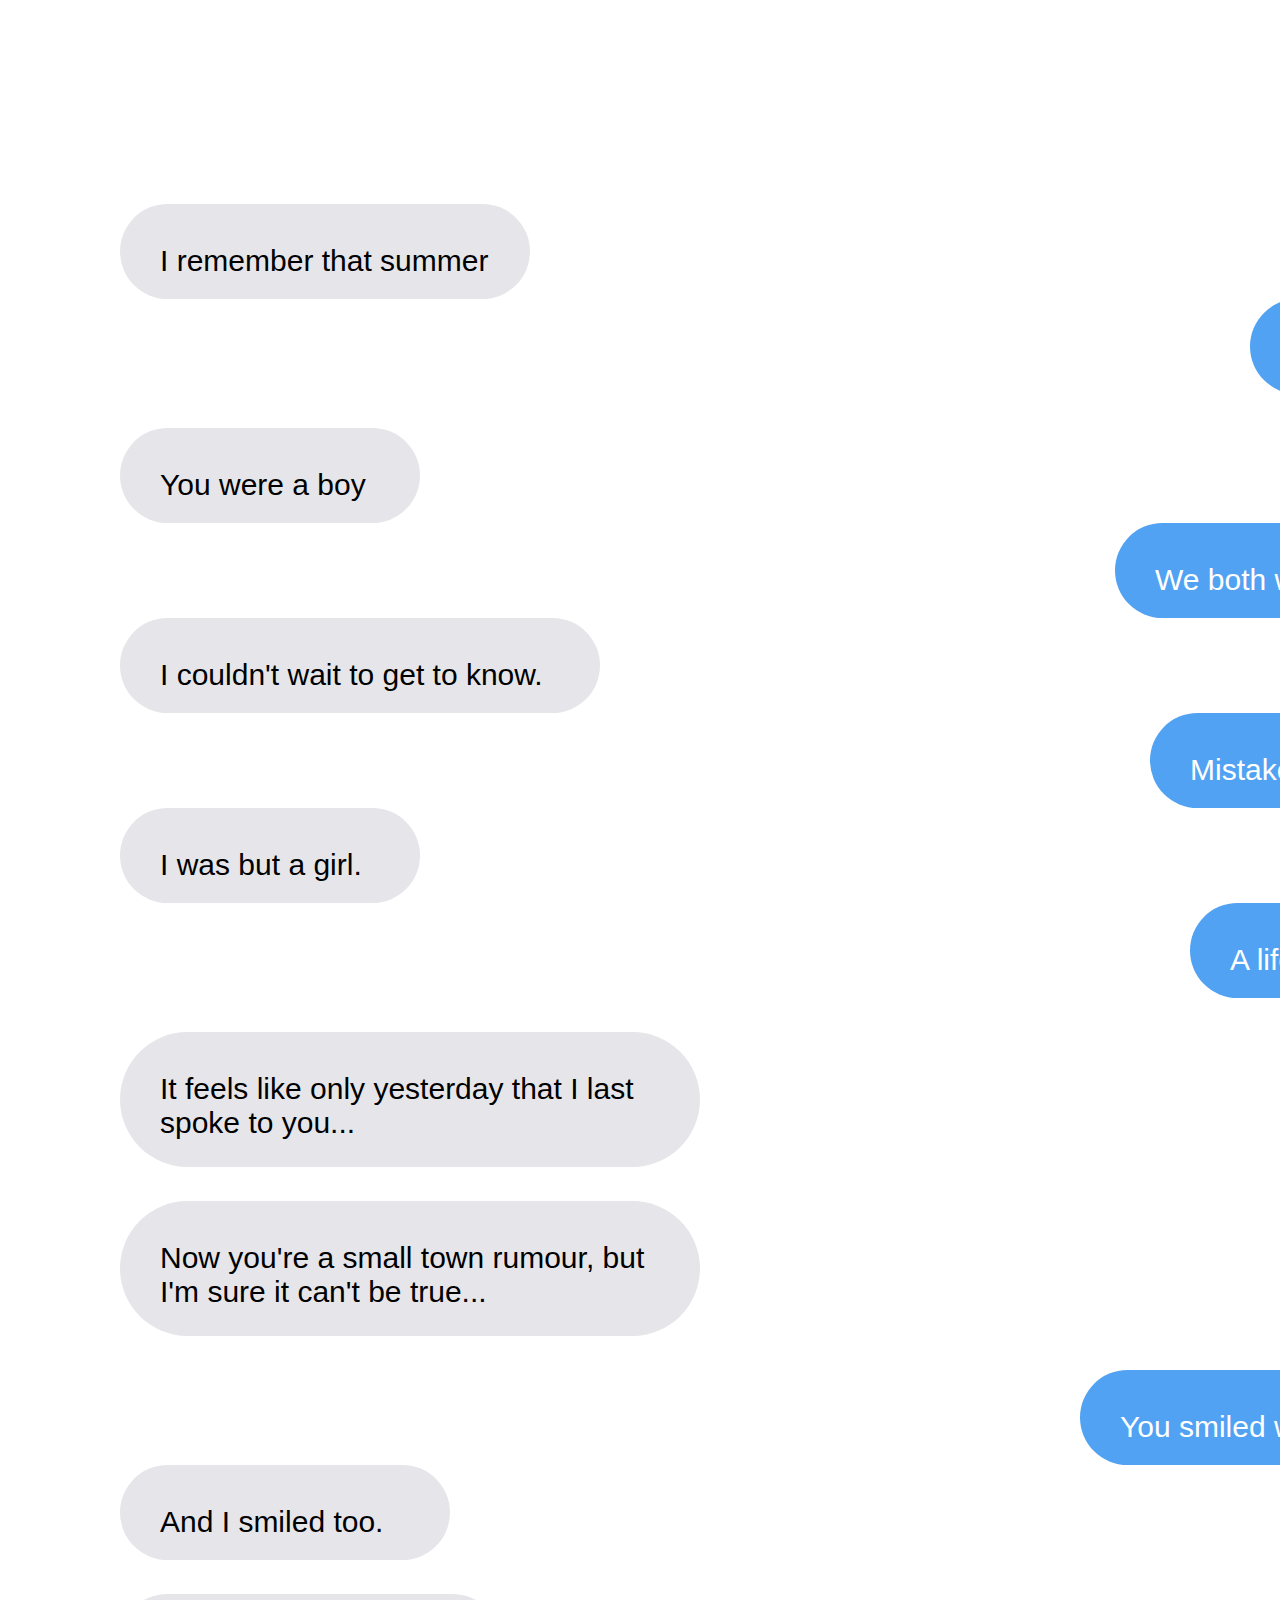
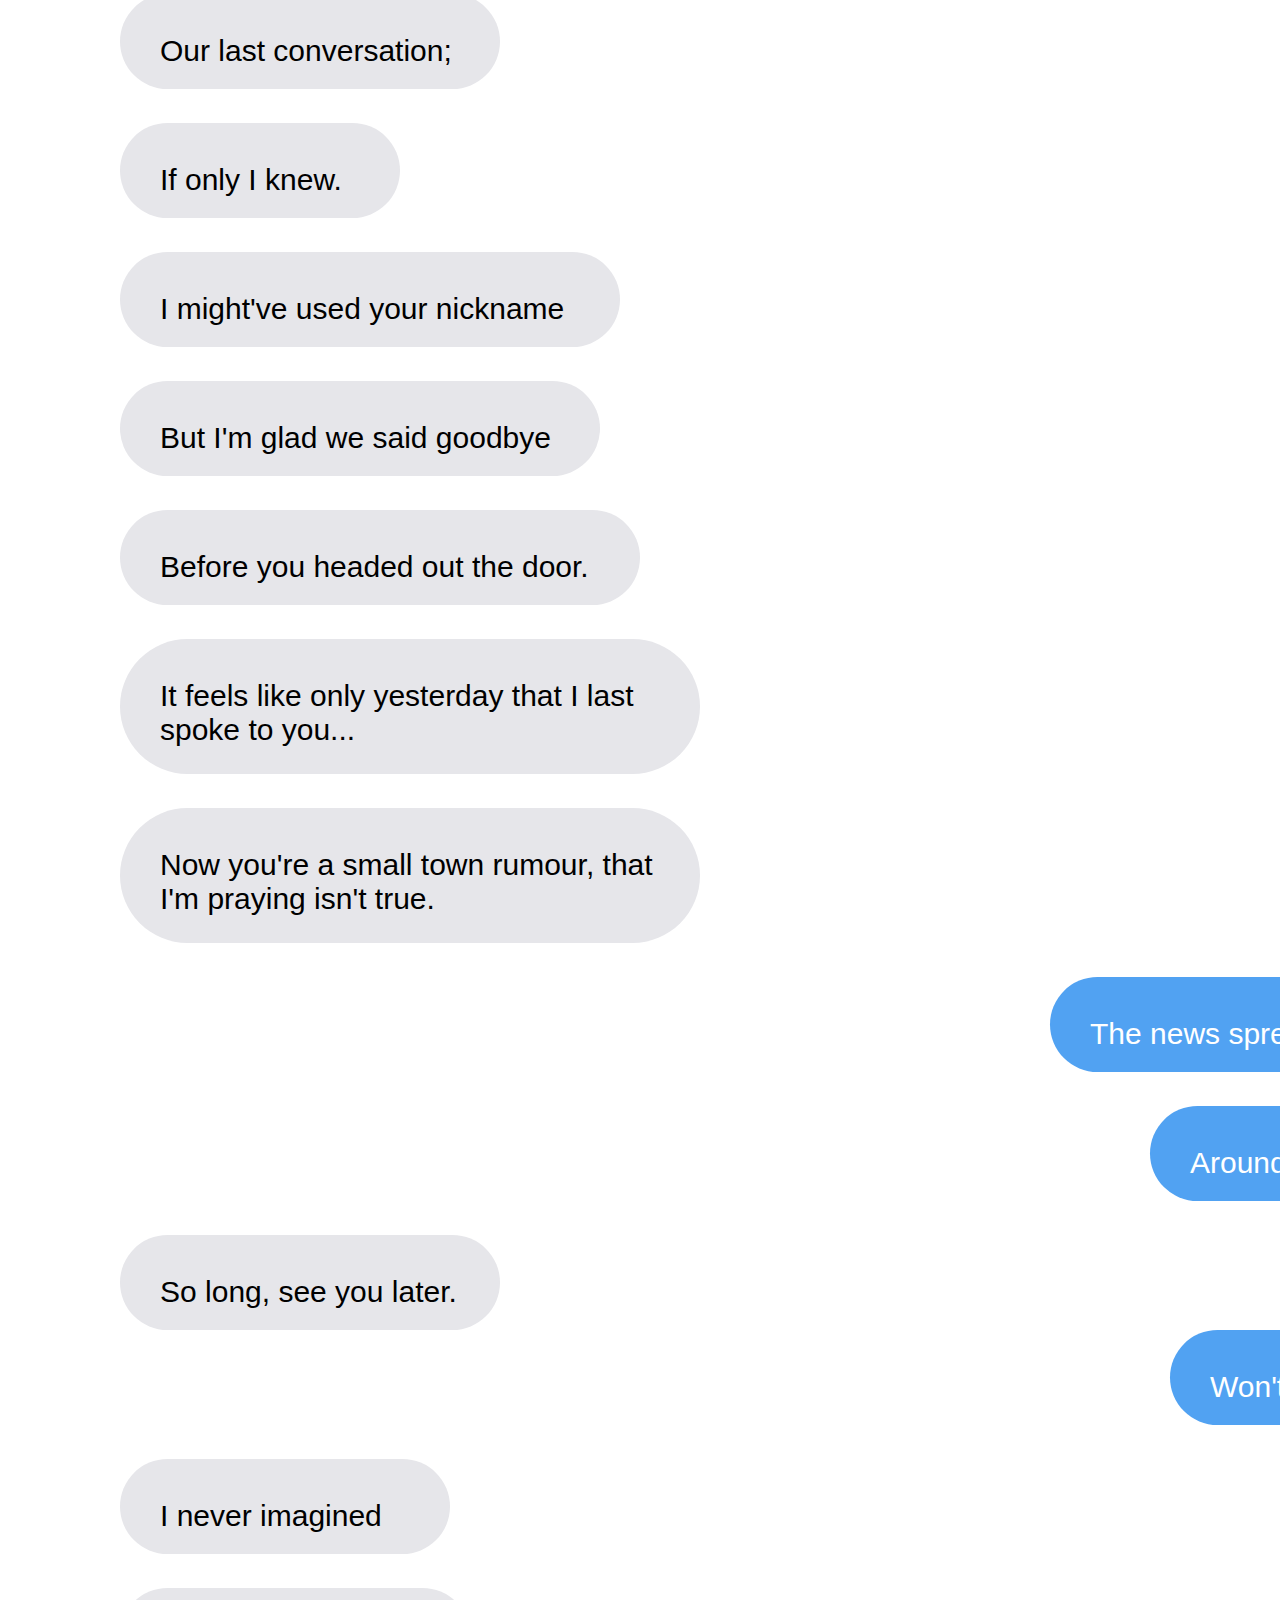
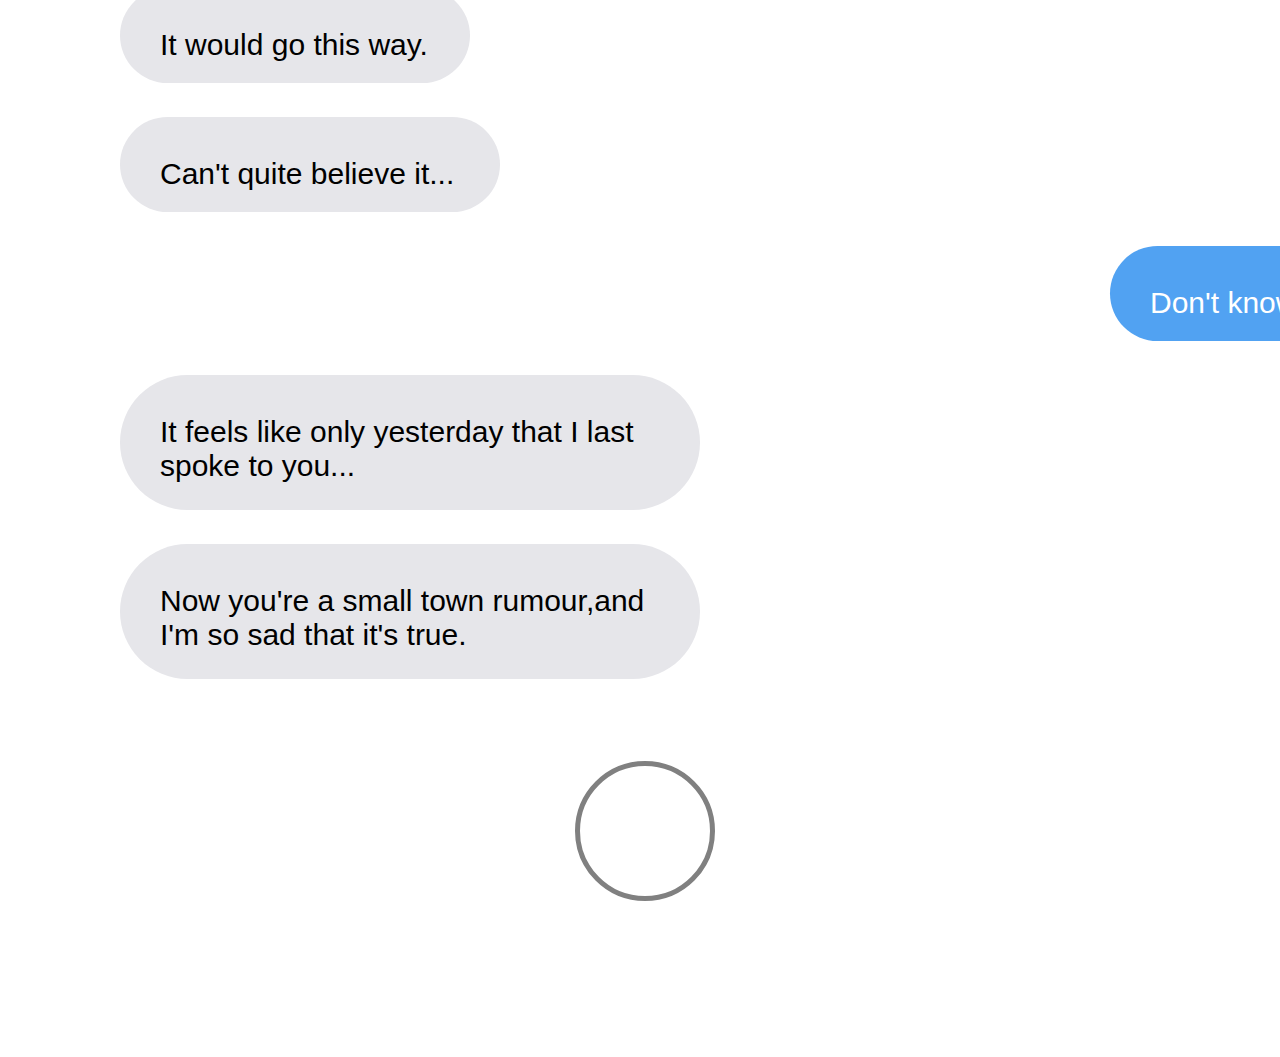
<file: lastconversation.html>
<!DOCTYPE html>
<html lang="en" dir="ltr">
  <head>
    <meta charset="utf-8">
    <title>Our last conversation</title>
    <link rel="stylesheet" href="lastconvo.css">
  </head>
  <body>
    <div class="container">
    <br>
    <br>
    <br>
    <br>
    <br>
    <br>
    <div class= "leftmessage" id="leftmessage1">
    I remember that summer
    </div>
    <div class="rightmessage" id="rightmessage1">
    A lifetime ago
    </div>
    <br>
    <div class="leftmessage" id="leftmessage2">
      You were a boy
    </div>
    <div class="rightmessage" id="rightmessage2">
    We both were so young.
    </div>

    <div class="leftmessage" id="leftmessage3">
    I couldn't wait to get to know.
  </div>
  <div class="rightmessage" id="rightmessage3">
    Mistakes yet to make...
  </div>
    <div class="leftmessage" id="leftmessage4">
    I was but a girl.
  </div>
    <div class="rightmessage" id="rightmessage4">
    A lifetime to come...
  </div>
    <br>

    <div class="leftmessage" id="leftmessage5">
    It feels like only yesterday that I last spoke to you...
      </div>
      <br>

    <div class="leftmessage" id="leftmessage5">
    Now you're a small town rumour, but I'm sure it can't be true...
  </div>

    <br>
    <div class="rightmessage" id="rightmessage5">

    You smiled when you saw me
  </div>
  <div class="leftmessage" id="leftmessage6">
    And I smiled too.
  </div>
    <br>
    <div class="leftmessage" id="leftmessage7">
    Our last conversation;
    </div>
    <br>
    <div class="leftmessage" id="leftmessage8">
    If only I knew.
  </div>
    <br>
    <div class="leftmessage" id="leftmessage9">
    I might've used your nickname
    </div>
    <br>
    <div class="leftmessage" id="leftmessage10">
    But I'm glad we said goodbye
  </div>
    <br>
    <div class="leftmessage" id="leftmessage11">
    Before you headed out the door.
  </div>
    <br>
    <div class="leftmessage" id="leftmessage12">
    It feels like only yesterday that I last spoke to you...
    </div>
    <br>
    <div class="leftmessage" id="leftmessage13">
    Now you're a small town rumour, that I'm praying isn't true.
  </div>
  <br>
    <div class="rightmessage" id="rightmessage6">
    The news spread like whispers
  </div>
  <br>
<div class="rightmessage" id="rightmessage7">
    Around this small town.
  </div>
      <br>

    <div class="leftmessage" id="leftmessage14">
    So long, see you later.
  </div>
  <div class="rightmessage" id="rightmessage8">
      Won't see you around.
    </div>
      <br>
    <div class="leftmessage" id="leftmessage15">
      I never imagined
    </div>
    <br>
    <div class="leftmessage" id="leftmessage16">
    It would go this way.
  </div>
    <br>
    <div class="leftmessage" id="leftmessage17">
          Can't quite believe it...
    </div>
    <br>
    <div class="rightmessage" id="rightmessage9" >
    Don't know what to say...
  </div>
      <br>
    <div class="leftmessage" id="leftmessage18">
      It feels like only yesterday that I last spoke to you...
    </div>
    <br>
    <div class="leftmessage" id="leftmessage19">
    Now you're a small town rumour,and I'm so sad that it's true.
  </div>
</div>
    <br>
    <br>
    <br>
    <a href="index.html">
    <div class="circle"></div>
    </a>
    <br>
    <br>
    <br>
    <br>

  </body>
</html>
</file>
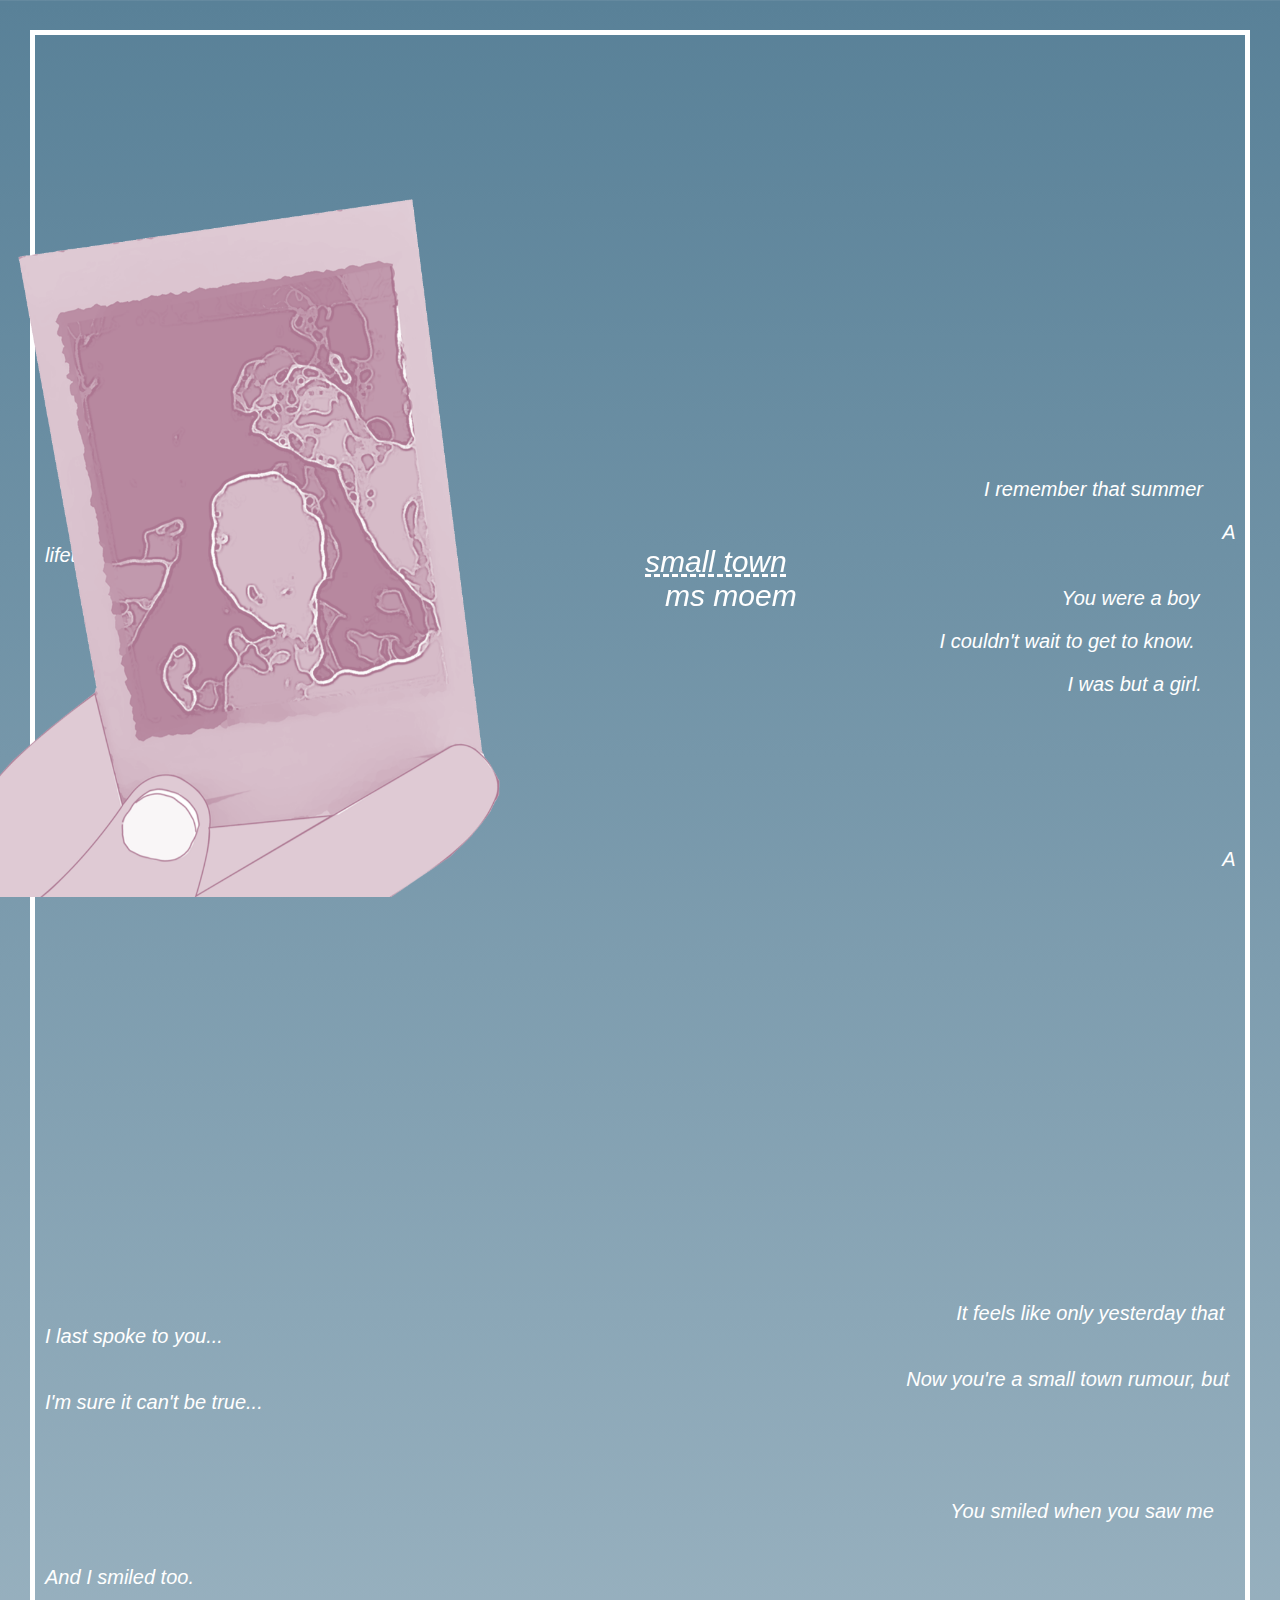
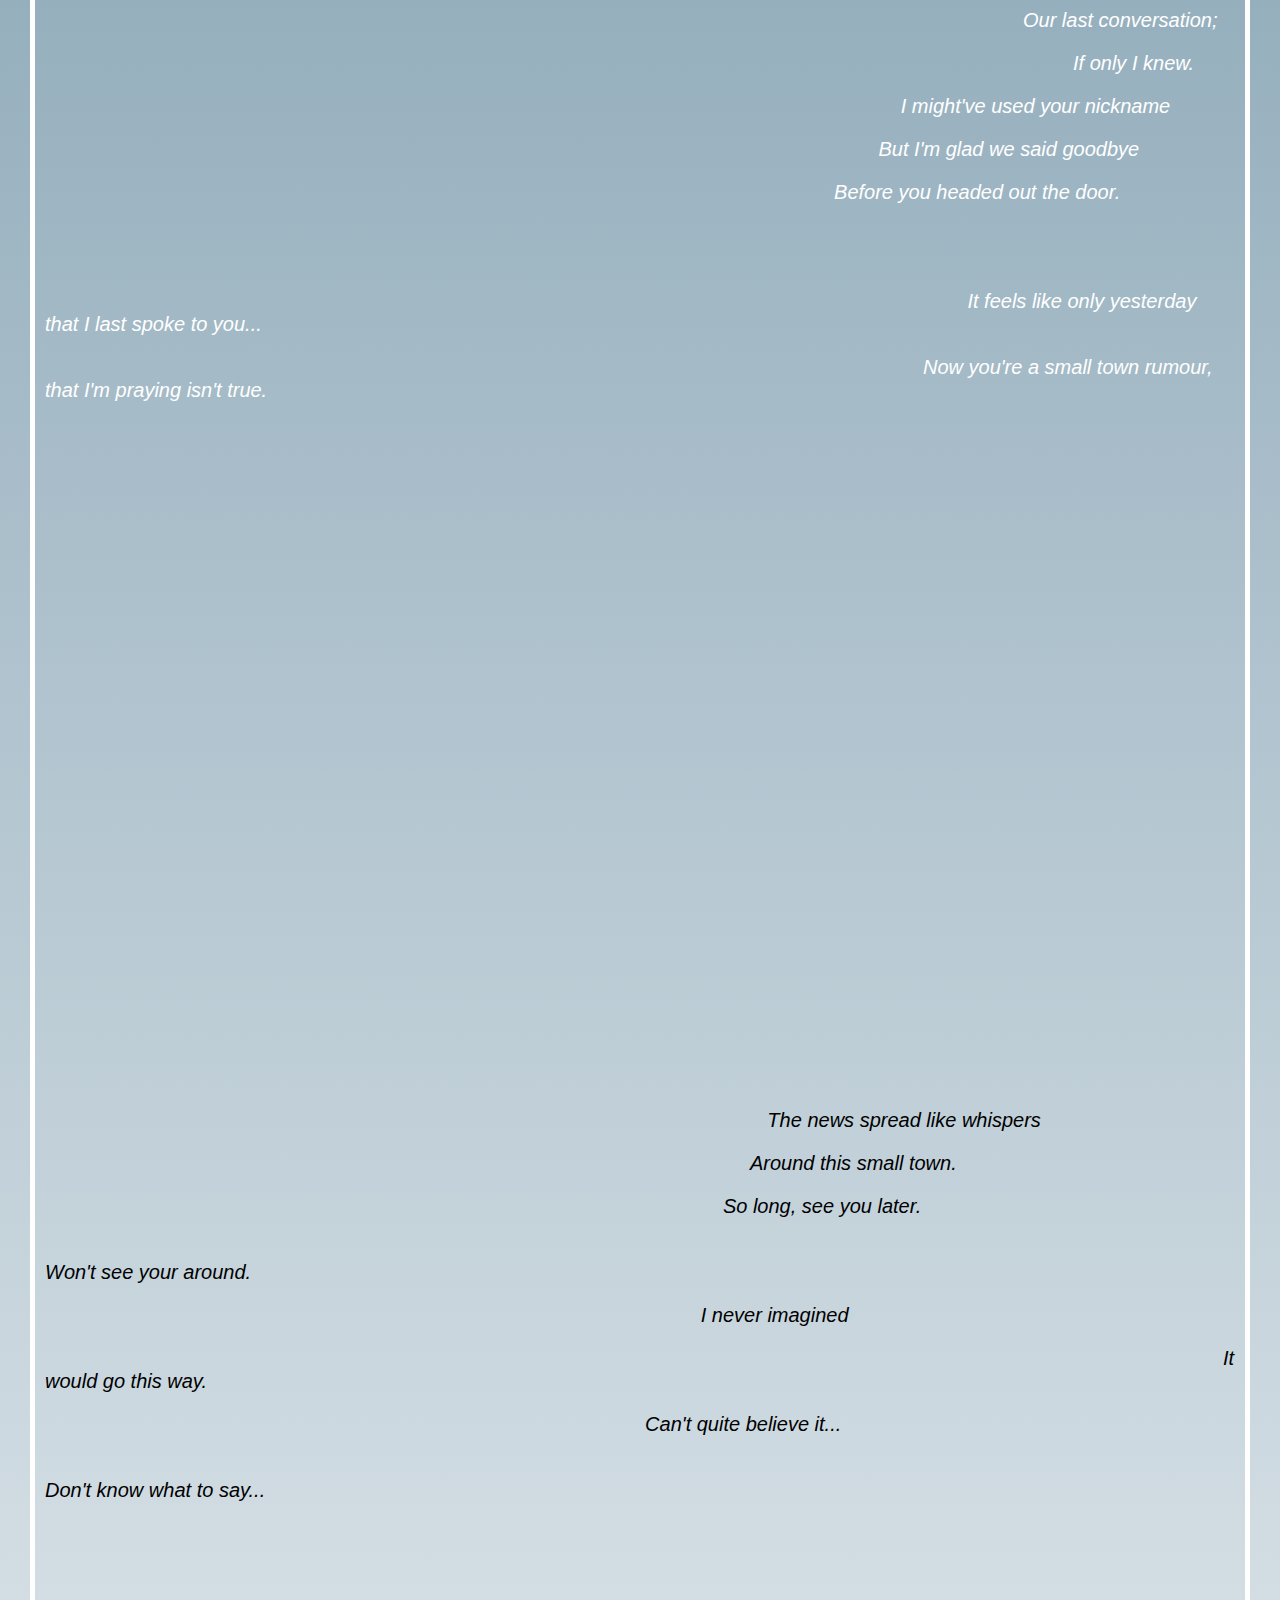
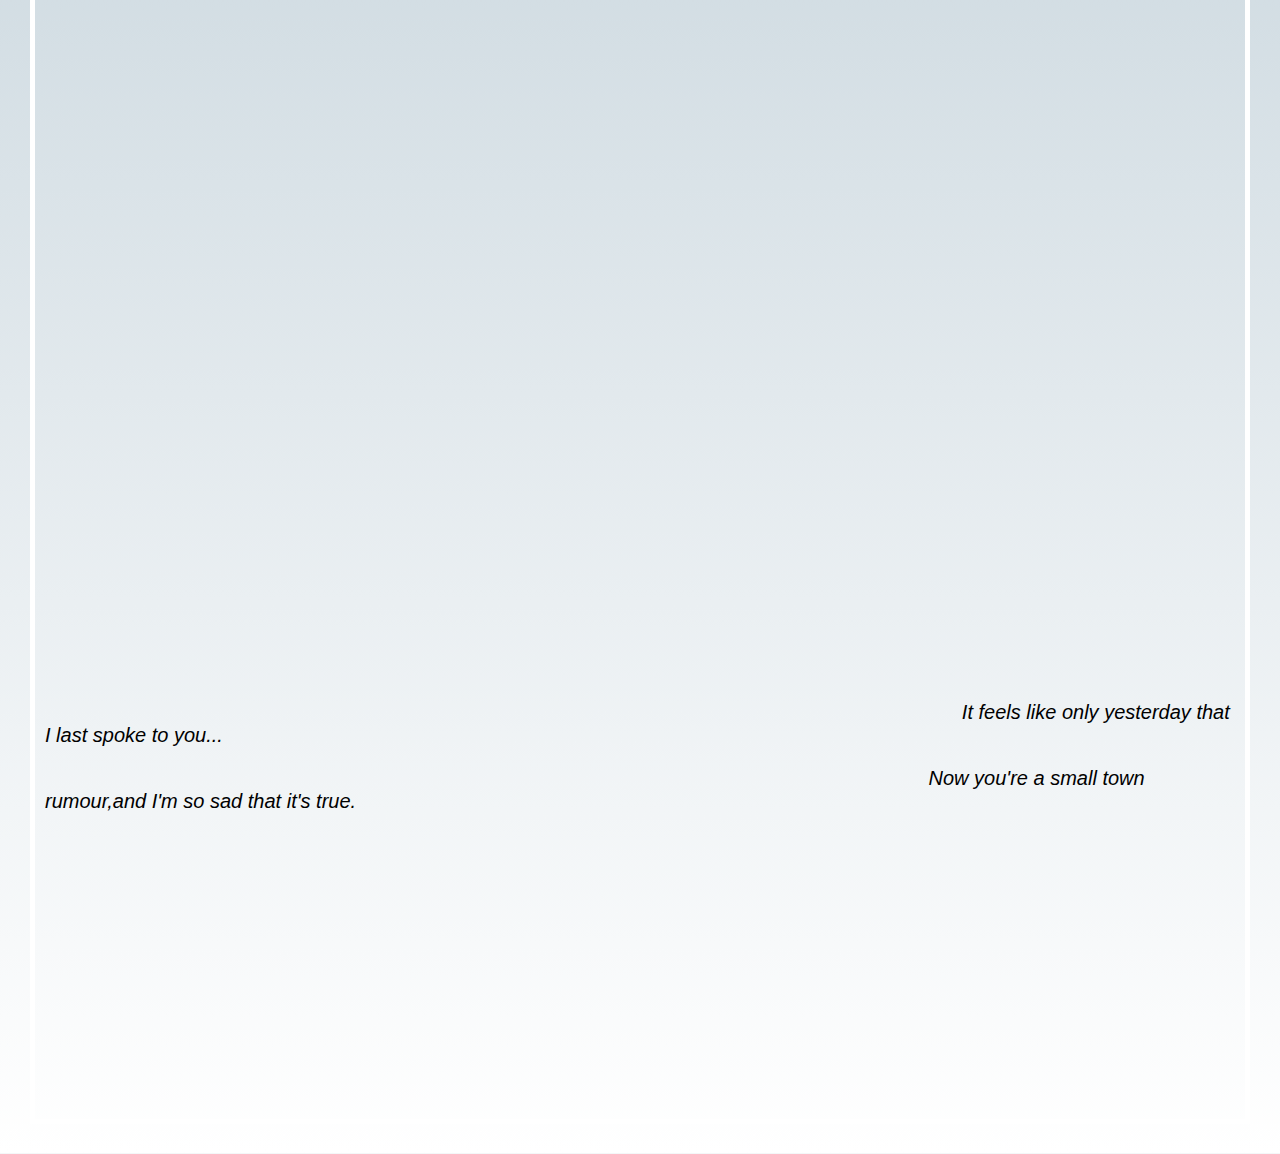
<file: lifetimeago.html>
<!DOCTYPE html>
<html lang="en" dir="ltr">
  <head>
    <meta charset="utf-8">
    <title>A lifetime ago</title>
    <link rel="stylesheet" href="life.css">
  </head>
  <body>
    <div class="container">
      <img src="oldphoto.png" alt="">
    </div>
      <div class="textcontainer">

      <div class="returnbutton">
      <a href="index.html">  small town  </a>
        <div class="author">
          ms moem
        </div>
      </div>

  <a id="return">  <br></a>
    <br>
    <br>
    <br>
    <br>
    <br>
    <br>
    <br>
    <br>
    <br>
    <br>
    <br>
    <br>
    <br>
    <br>
    <br>
    <p> &nbsp;&nbsp;&nbsp;&nbsp;&nbsp;&nbsp;&nbsp;&nbsp;&nbsp;&nbsp;&nbsp;&nbsp;&nbsp; &nbsp;&nbsp;&nbsp;&nbsp;&nbsp;&nbsp;&nbsp;&nbsp;&nbsp;&nbsp;&nbsp;&nbsp;&nbsp;&nbsp;&nbsp;&nbsp;&nbsp;&nbsp;&nbsp;&nbsp;&nbsp;&nbsp; &nbsp;&nbsp;&nbsp;&nbsp;&nbsp;&nbsp;&nbsp;&nbsp;&nbsp;&nbsp;&nbsp;&nbsp;&nbsp;&nbsp;&nbsp;&nbsp;&nbsp;&nbsp;&nbsp;&nbsp;&nbsp;&nbsp; &nbsp;&nbsp;&nbsp;&nbsp;&nbsp;&nbsp;&nbsp;&nbsp;&nbsp;&nbsp;&nbsp;&nbsp;&nbsp;&nbsp;&nbsp;&nbsp;&nbsp;&nbsp;&nbsp;&nbsp;&nbsp;&nbsp; &nbsp;&nbsp;&nbsp;&nbsp;&nbsp;&nbsp;&nbsp;&nbsp;&nbsp;&nbsp;&nbsp;&nbsp;&nbsp;&nbsp;&nbsp;&nbsp;&nbsp;&nbsp;&nbsp;&nbsp;&nbsp;&nbsp;&nbsp;&nbsp;&nbsp;&nbsp;&nbsp;&nbsp;&nbsp;&nbsp;&nbsp;&nbsp;&nbsp;&nbsp;&nbsp;&nbsp;&nbsp;&nbsp;&nbsp;&nbsp;&nbsp;&nbsp;&nbsp;&nbsp;&nbsp;&nbsp;&nbsp;&nbsp;&nbsp;&nbsp;&nbsp;&nbsp;&nbsp;&nbsp;&nbsp;&nbsp;&nbsp;&nbsp;&nbsp;&nbsp;&nbsp;&nbsp;&nbsp;&nbsp;&nbsp;&nbsp;&nbsp;&nbsp;&nbsp;&nbsp;&nbsp;&nbsp;&nbsp;&nbsp;&nbsp;&nbsp;&nbsp;&nbsp;&nbsp;&nbsp;&nbsp;&nbsp;&nbsp;&nbsp;&nbsp;

      I remember that summer</p>
    <p>&nbsp;&nbsp;&nbsp;&nbsp;&nbsp;&nbsp;&nbsp;&nbsp;&nbsp;&nbsp;&nbsp;&nbsp;&nbsp;&nbsp;&nbsp;&nbsp;&nbsp;&nbsp;&nbsp;&nbsp;&nbsp;&nbsp;&nbsp;&nbsp;&nbsp;&nbsp;&nbsp;&nbsp;&nbsp;&nbsp;&nbsp;&nbsp;&nbsp; &nbsp;&nbsp;&nbsp;&nbsp;&nbsp;&nbsp;&nbsp;&nbsp;&nbsp;&nbsp;&nbsp;&nbsp;&nbsp;&nbsp;&nbsp;&nbsp;&nbsp;&nbsp;&nbsp;&nbsp;&nbsp;&nbsp; &nbsp;&nbsp;&nbsp;&nbsp;&nbsp;&nbsp;&nbsp;&nbsp;&nbsp;&nbsp;&nbsp;&nbsp;&nbsp;&nbsp;&nbsp;&nbsp;&nbsp;&nbsp;&nbsp;&nbsp;&nbsp;&nbsp; &nbsp;&nbsp;&nbsp;&nbsp;&nbsp;&nbsp;&nbsp;&nbsp;&nbsp;&nbsp;&nbsp;&nbsp;&nbsp;&nbsp;&nbsp;&nbsp;&nbsp;&nbsp;&nbsp;&nbsp;&nbsp;&nbsp; &nbsp;&nbsp;&nbsp;&nbsp;&nbsp;&nbsp;&nbsp;&nbsp;&nbsp;&nbsp;&nbsp;&nbsp;&nbsp;&nbsp;&nbsp;&nbsp;&nbsp;&nbsp;&nbsp;&nbsp;&nbsp;&nbsp; &nbsp;&nbsp;&nbsp;&nbsp;&nbsp;&nbsp;&nbsp;&nbsp;&nbsp;&nbsp;&nbsp;&nbsp;&nbsp;&nbsp;&nbsp;&nbsp;&nbsp;&nbsp;&nbsp;&nbsp;&nbsp;&nbsp;&nbsp;&nbsp;&nbsp;&nbsp;&nbsp;&nbsp;&nbsp;&nbsp;&nbsp;&nbsp;&nbsp;&nbsp;&nbsp;&nbsp;&nbsp;&nbsp;&nbsp;&nbsp;&nbsp;&nbsp;&nbsp;&nbsp;&nbsp;&nbsp;&nbsp;&nbsp;&nbsp;&nbsp;&nbsp;&nbsp;&nbsp;&nbsp;&nbsp;&nbsp;&nbsp;&nbsp;&nbsp;&nbsp;&nbsp;&nbsp;&nbsp;&nbsp;&nbsp;&nbsp;&nbsp;&nbsp;&nbsp;&nbsp;&nbsp;&nbsp;&nbsp;&nbsp;&nbsp;&nbsp;&nbsp;&nbsp;&nbsp;&nbsp;&nbsp;&nbsp;&nbsp;&nbsp;&nbsp;

      A lifetime ago</p>
    <p> &nbsp;&nbsp;&nbsp;&nbsp;&nbsp;&nbsp;&nbsp;&nbsp;&nbsp;&nbsp;&nbsp;&nbsp;&nbsp; &nbsp;&nbsp;&nbsp;&nbsp;&nbsp;&nbsp;&nbsp;&nbsp;&nbsp;&nbsp;&nbsp;&nbsp;&nbsp;&nbsp;&nbsp;&nbsp;&nbsp;&nbsp;&nbsp;&nbsp;&nbsp;&nbsp; &nbsp;&nbsp;&nbsp;&nbsp;&nbsp;&nbsp;&nbsp;&nbsp;&nbsp;&nbsp;&nbsp;&nbsp;&nbsp;&nbsp;&nbsp;&nbsp;&nbsp;&nbsp;&nbsp;&nbsp;&nbsp;&nbsp; &nbsp;&nbsp;&nbsp;&nbsp;&nbsp;&nbsp;&nbsp;&nbsp;&nbsp;&nbsp;&nbsp;&nbsp;&nbsp;&nbsp;&nbsp;&nbsp;&nbsp;&nbsp;&nbsp;&nbsp;&nbsp;&nbsp; &nbsp;&nbsp;&nbsp;&nbsp;&nbsp;&nbsp;&nbsp;&nbsp;&nbsp;&nbsp;&nbsp;&nbsp;&nbsp;&nbsp;&nbsp;&nbsp;&nbsp;&nbsp;&nbsp;&nbsp;&nbsp;&nbsp;&nbsp;&nbsp;&nbsp;&nbsp;&nbsp;&nbsp;&nbsp;&nbsp;&nbsp;&nbsp;&nbsp;&nbsp;&nbsp;&nbsp;&nbsp;&nbsp;&nbsp;&nbsp;&nbsp;&nbsp;&nbsp;&nbsp;&nbsp;&nbsp;&nbsp;&nbsp;&nbsp;&nbsp;&nbsp;&nbsp;&nbsp;&nbsp;&nbsp;&nbsp;&nbsp;&nbsp;&nbsp;&nbsp;&nbsp;&nbsp;&nbsp;&nbsp;&nbsp;&nbsp;&nbsp;&nbsp;&nbsp;&nbsp;&nbsp;&nbsp;&nbsp;&nbsp;&nbsp;&nbsp;&nbsp;&nbsp;&nbsp;&nbsp;&nbsp;&nbsp;&nbsp;&nbsp;&nbsp;&nbsp;&nbsp;&nbsp;&nbsp;&nbsp;&nbsp;&nbsp;&nbsp;&nbsp;&nbsp;&nbsp;&nbsp;&nbsp;&nbsp;

      You were a boy</p>
    <p>&nbsp;&nbsp;&nbsp;&nbsp;&nbsp;&nbsp;&nbsp;&nbsp;&nbsp;&nbsp;&nbsp;&nbsp;&nbsp;&nbsp; &nbsp;&nbsp;&nbsp;&nbsp;&nbsp;&nbsp;&nbsp;&nbsp;&nbsp;&nbsp;&nbsp;&nbsp;&nbsp;&nbsp;&nbsp;&nbsp;&nbsp;&nbsp;&nbsp;&nbsp;&nbsp;&nbsp; &nbsp;&nbsp;&nbsp;&nbsp;&nbsp;&nbsp;&nbsp;&nbsp;&nbsp;&nbsp;&nbsp;&nbsp;&nbsp;&nbsp;&nbsp;&nbsp;&nbsp;&nbsp;&nbsp;&nbsp;&nbsp;&nbsp; &nbsp;&nbsp;&nbsp;&nbsp;&nbsp;&nbsp;&nbsp;&nbsp;&nbsp;&nbsp;&nbsp;&nbsp;&nbsp;&nbsp;&nbsp;&nbsp;&nbsp;&nbsp;&nbsp;&nbsp;&nbsp;&nbsp;&nbsp;&nbsp;&nbsp;&nbsp;&nbsp;&nbsp;&nbsp;&nbsp;&nbsp;&nbsp;&nbsp;&nbsp;&nbsp;&nbsp;&nbsp;&nbsp;&nbsp;&nbsp;&nbsp;&nbsp;&nbsp;&nbsp;&nbsp;&nbsp;&nbsp;&nbsp;&nbsp;&nbsp;&nbsp;&nbsp;&nbsp;&nbsp;&nbsp;&nbsp;&nbsp;&nbsp;&nbsp;&nbsp;&nbsp;&nbsp;&nbsp;&nbsp;&nbsp;&nbsp;&nbsp;&nbsp;&nbsp;&nbsp;&nbsp;&nbsp;&nbsp;&nbsp;&nbsp;&nbsp;&nbsp;&nbsp;&nbsp;&nbsp;&nbsp;&nbsp;&nbsp;&nbsp;&nbsp;&nbsp;&nbsp;&nbsp;&nbsp;&nbsp;&nbsp;&nbsp;&nbsp;&nbsp;&nbsp;&nbsp;&nbsp;&nbsp;&nbsp;

      I couldn't wait to get to know.</p>
    <p>&nbsp;&nbsp;&nbsp;&nbsp;&nbsp;&nbsp;&nbsp;&nbsp;&nbsp;&nbsp;&nbsp;&nbsp;&nbsp;&nbsp; &nbsp;&nbsp;&nbsp;&nbsp;&nbsp;&nbsp;&nbsp;&nbsp;&nbsp;&nbsp;&nbsp;&nbsp;&nbsp;&nbsp;&nbsp;&nbsp;&nbsp;&nbsp;&nbsp;&nbsp;&nbsp;&nbsp; &nbsp;&nbsp;&nbsp;&nbsp;&nbsp;&nbsp;&nbsp;&nbsp;&nbsp;&nbsp;&nbsp;&nbsp;&nbsp;&nbsp;&nbsp;&nbsp;&nbsp;&nbsp;&nbsp;&nbsp;&nbsp;&nbsp; &nbsp;&nbsp;&nbsp;&nbsp;&nbsp;&nbsp;&nbsp;&nbsp;&nbsp;&nbsp;&nbsp;&nbsp;&nbsp;&nbsp;&nbsp;&nbsp;&nbsp;&nbsp;&nbsp;&nbsp;&nbsp;&nbsp; &nbsp;&nbsp;&nbsp;&nbsp;&nbsp;&nbsp;&nbsp;&nbsp;&nbsp;&nbsp;&nbsp;&nbsp;&nbsp;&nbsp;&nbsp;&nbsp;&nbsp;&nbsp;&nbsp;&nbsp;&nbsp;&nbsp;&nbsp;&nbsp;&nbsp;&nbsp;&nbsp;&nbsp;&nbsp;&nbsp;&nbsp;&nbsp;&nbsp;&nbsp;&nbsp;&nbsp;&nbsp;&nbsp;&nbsp;&nbsp;&nbsp;&nbsp;&nbsp;&nbsp;&nbsp;&nbsp;&nbsp;&nbsp;&nbsp;&nbsp;&nbsp;&nbsp;&nbsp;&nbsp;&nbsp;&nbsp;&nbsp;&nbsp;&nbsp;&nbsp;&nbsp;&nbsp;&nbsp;&nbsp;&nbsp;&nbsp;&nbsp;&nbsp;&nbsp;&nbsp;&nbsp;&nbsp;&nbsp;&nbsp;&nbsp;&nbsp;&nbsp;&nbsp;&nbsp;&nbsp;&nbsp;&nbsp;&nbsp;&nbsp;&nbsp;&nbsp;&nbsp;&nbsp;&nbsp;&nbsp;&nbsp;&nbsp;&nbsp;&nbsp;&nbsp;&nbsp;&nbsp;&nbsp;&nbsp;


      I was but a girl.</p>
    <p>&nbsp;&nbsp;&nbsp;&nbsp;&nbsp;&nbsp;&nbsp;&nbsp;&nbsp;&nbsp;&nbsp;&nbsp;&nbsp;&nbsp;&nbsp;&nbsp;&nbsp;&nbsp;&nbsp;&nbsp;&nbsp;&nbsp;&nbsp;&nbsp;&nbsp;&nbsp;&nbsp;&nbsp;&nbsp;&nbsp;&nbsp;&nbsp;&nbsp;&nbsp;&nbsp;&nbsp;&nbsp;&nbsp;&nbsp;&nbsp;&nbsp;&nbsp;&nbsp;&nbsp;&nbsp;&nbsp;&nbsp;&nbsp;&nbsp;&nbsp;&nbsp;&nbsp;&nbsp;&nbsp;&nbsp;&nbsp;&nbsp;&nbsp;&nbsp;&nbsp;&nbsp;&nbsp;&nbsp;&nbsp;&nbsp; &nbsp;&nbsp;&nbsp;&nbsp;&nbsp;&nbsp;&nbsp;&nbsp;&nbsp;&nbsp;&nbsp;&nbsp;&nbsp;&nbsp;&nbsp;&nbsp;&nbsp;&nbsp;&nbsp;&nbsp;&nbsp;&nbsp; &nbsp;&nbsp;&nbsp;&nbsp;&nbsp;&nbsp;&nbsp;&nbsp;&nbsp;&nbsp;&nbsp;&nbsp;&nbsp;&nbsp;&nbsp;&nbsp;&nbsp;&nbsp;&nbsp;&nbsp;&nbsp;&nbsp; &nbsp;&nbsp;&nbsp;&nbsp;&nbsp;&nbsp;&nbsp;&nbsp;&nbsp;&nbsp;&nbsp;&nbsp;&nbsp;&nbsp;&nbsp;&nbsp;&nbsp;&nbsp;&nbsp;&nbsp;&nbsp;&nbsp;&nbsp;&nbsp;&nbsp;&nbsp;&nbsp;&nbsp;&nbsp;&nbsp;&nbsp;&nbsp;&nbsp;&nbsp;&nbsp;&nbsp;&nbsp;&nbsp;&nbsp;&nbsp;&nbsp;&nbsp;&nbsp;&nbsp;&nbsp;&nbsp;&nbsp;&nbsp;&nbsp;&nbsp;&nbsp;&nbsp;&nbsp;&nbsp;&nbsp;&nbsp;&nbsp;&nbsp;&nbsp;&nbsp;&nbsp;&nbsp;&nbsp;&nbsp;&nbsp;&nbsp;&nbsp;&nbsp;&nbsp;&nbsp;&nbsp;&nbsp;&nbsp;&nbsp;&nbsp;&nbsp;&nbsp;&nbsp;&nbsp;&nbsp;&nbsp;&nbsp;&nbsp;&nbsp;&nbsp;&nbsp;&nbsp;&nbsp;&nbsp;&nbsp;&nbsp;&nbsp;&nbsp;&nbsp;&nbsp;&nbsp;&nbsp;&nbsp;&nbsp;


      We both were so young.</p>
    <p>&nbsp;&nbsp;&nbsp;&nbsp;&nbsp;&nbsp;&nbsp;&nbsp;&nbsp;&nbsp;&nbsp;&nbsp;&nbsp;&nbsp;&nbsp;&nbsp;&nbsp;&nbsp;&nbsp;&nbsp;&nbsp;&nbsp;&nbsp;&nbsp;&nbsp;&nbsp;&nbsp;&nbsp;&nbsp;&nbsp;&nbsp;&nbsp;&nbsp;&nbsp;&nbsp;&nbsp;&nbsp;&nbsp;&nbsp;&nbsp;&nbsp;&nbsp;&nbsp;&nbsp;&nbsp;&nbsp;&nbsp;&nbsp;&nbsp;&nbsp;&nbsp;&nbsp;&nbsp;&nbsp;&nbsp;&nbsp;&nbsp;&nbsp;&nbsp;&nbsp;&nbsp;&nbsp;&nbsp;&nbsp;&nbsp; &nbsp;&nbsp;&nbsp;&nbsp;&nbsp;&nbsp;&nbsp;&nbsp;&nbsp;&nbsp;&nbsp;&nbsp;&nbsp;&nbsp;&nbsp;&nbsp;&nbsp;&nbsp;&nbsp;&nbsp;&nbsp;&nbsp; &nbsp;&nbsp;&nbsp;&nbsp;&nbsp;&nbsp;&nbsp;&nbsp;&nbsp;&nbsp;&nbsp;&nbsp;&nbsp;&nbsp;&nbsp;&nbsp;&nbsp;&nbsp;&nbsp;&nbsp;&nbsp;&nbsp; &nbsp;&nbsp;&nbsp;&nbsp;&nbsp;&nbsp;&nbsp;&nbsp;&nbsp;&nbsp;&nbsp;&nbsp;&nbsp;&nbsp;&nbsp;&nbsp;&nbsp;&nbsp;&nbsp;&nbsp;&nbsp;&nbsp;&nbsp;&nbsp;&nbsp;&nbsp;&nbsp;&nbsp;&nbsp;&nbsp;&nbsp;&nbsp;&nbsp;&nbsp;&nbsp;&nbsp;&nbsp;&nbsp;&nbsp;&nbsp;&nbsp;&nbsp;&nbsp;&nbsp;&nbsp;&nbsp;&nbsp;&nbsp;&nbsp;&nbsp;&nbsp;&nbsp;&nbsp;&nbsp;&nbsp;&nbsp;&nbsp;&nbsp;&nbsp;&nbsp;&nbsp;&nbsp;&nbsp;&nbsp;&nbsp;&nbsp;&nbsp;&nbsp;&nbsp;&nbsp;&nbsp;&nbsp;&nbsp;&nbsp;&nbsp;&nbsp;&nbsp;&nbsp;&nbsp;&nbsp;&nbsp;&nbsp;&nbsp;&nbsp;&nbsp;&nbsp;&nbsp;&nbsp;&nbsp;&nbsp;&nbsp;&nbsp;&nbsp;&nbsp;&nbsp;&nbsp;&nbsp;&nbsp;&nbsp;

      Mistakes yet to make...</p>
    <p>&nbsp;&nbsp;&nbsp;&nbsp;&nbsp;&nbsp;&nbsp;&nbsp;&nbsp;&nbsp;&nbsp;&nbsp;&nbsp;&nbsp;&nbsp;&nbsp;&nbsp;&nbsp;&nbsp;&nbsp;&nbsp;&nbsp;&nbsp;&nbsp;&nbsp;&nbsp;&nbsp;&nbsp;&nbsp;&nbsp;&nbsp;&nbsp;&nbsp;&nbsp;&nbsp;&nbsp;&nbsp;&nbsp;&nbsp;&nbsp;&nbsp;&nbsp;&nbsp;&nbsp;&nbsp;&nbsp;&nbsp;&nbsp;&nbsp;&nbsp;&nbsp;&nbsp;&nbsp;&nbsp;&nbsp;&nbsp;&nbsp;&nbsp;&nbsp;&nbsp;&nbsp;&nbsp;&nbsp;&nbsp;&nbsp; &nbsp;&nbsp;&nbsp;&nbsp;&nbsp;&nbsp;&nbsp;&nbsp;&nbsp;&nbsp;&nbsp;&nbsp;&nbsp;&nbsp;&nbsp;&nbsp;&nbsp;&nbsp;&nbsp;&nbsp;&nbsp;&nbsp; &nbsp;&nbsp;&nbsp;&nbsp;&nbsp;&nbsp;&nbsp;&nbsp;&nbsp;&nbsp;&nbsp;&nbsp;&nbsp;&nbsp;&nbsp;&nbsp;&nbsp;&nbsp;&nbsp;&nbsp;&nbsp;&nbsp; &nbsp;&nbsp;&nbsp;&nbsp;&nbsp;&nbsp;&nbsp;&nbsp;&nbsp;&nbsp;&nbsp;&nbsp;&nbsp;&nbsp;&nbsp;&nbsp;&nbsp;&nbsp;&nbsp;&nbsp;&nbsp;&nbsp;&nbsp;&nbsp;&nbsp;&nbsp;&nbsp;&nbsp;&nbsp;&nbsp;&nbsp;&nbsp;&nbsp;&nbsp;&nbsp;&nbsp;&nbsp;&nbsp;&nbsp;&nbsp;&nbsp;&nbsp;&nbsp;&nbsp;&nbsp;&nbsp;&nbsp;&nbsp;&nbsp;&nbsp;&nbsp;&nbsp;&nbsp;&nbsp;&nbsp;&nbsp;&nbsp;&nbsp;&nbsp;&nbsp;&nbsp;&nbsp;&nbsp;&nbsp;&nbsp;&nbsp;&nbsp;&nbsp;&nbsp;&nbsp;&nbsp;&nbsp;&nbsp;&nbsp;&nbsp;&nbsp;&nbsp;&nbsp;&nbsp;&nbsp;&nbsp;&nbsp;&nbsp;&nbsp;&nbsp;&nbsp;&nbsp;&nbsp;&nbsp;&nbsp;&nbsp;&nbsp;&nbsp;&nbsp;&nbsp;&nbsp;&nbsp;&nbsp;&nbsp;

      A lifetime to come...</p>
    <br>
    <br>
    <br>
    <br>
    <br>
    <br>
    <br>
    <br>
    <br>
    <br>
    <br>
    <br>
    <br>
    <br>
    <br>
    <br>

    <p> &nbsp;&nbsp;&nbsp;&nbsp;&nbsp;&nbsp;&nbsp;&nbsp;&nbsp;&nbsp; &nbsp;&nbsp;&nbsp;&nbsp;&nbsp;&nbsp;&nbsp;&nbsp;&nbsp;&nbsp;&nbsp;&nbsp;&nbsp;&nbsp;&nbsp;&nbsp;&nbsp;&nbsp;&nbsp;&nbsp;&nbsp;&nbsp; &nbsp;&nbsp;&nbsp;&nbsp;&nbsp;&nbsp;&nbsp;&nbsp;&nbsp;&nbsp;&nbsp;&nbsp;&nbsp;&nbsp;&nbsp;&nbsp;&nbsp;&nbsp;&nbsp;&nbsp;&nbsp;&nbsp; &nbsp;&nbsp;&nbsp;&nbsp;&nbsp;&nbsp;&nbsp;&nbsp;&nbsp;&nbsp;&nbsp;&nbsp;&nbsp;&nbsp;&nbsp;&nbsp;&nbsp;&nbsp;&nbsp;&nbsp;&nbsp;&nbsp; &nbsp;&nbsp;&nbsp;&nbsp;&nbsp;&nbsp;&nbsp;&nbsp;&nbsp;&nbsp;&nbsp;&nbsp;&nbsp;&nbsp;&nbsp;&nbsp;&nbsp;&nbsp;&nbsp;&nbsp;&nbsp;&nbsp;&nbsp;&nbsp;&nbsp;&nbsp;&nbsp;&nbsp;&nbsp;&nbsp;&nbsp;&nbsp;&nbsp;&nbsp;&nbsp;&nbsp;&nbsp;&nbsp;&nbsp;&nbsp;&nbsp;&nbsp;&nbsp;&nbsp;&nbsp;&nbsp;&nbsp;&nbsp;&nbsp;&nbsp;&nbsp;&nbsp;&nbsp;&nbsp;&nbsp;&nbsp;&nbsp;&nbsp;&nbsp;&nbsp;&nbsp;&nbsp;&nbsp;&nbsp;&nbsp;&nbsp;&nbsp;&nbsp;&nbsp;&nbsp;&nbsp;&nbsp;&nbsp;&nbsp;&nbsp;&nbsp;&nbsp;&nbsp;&nbsp;&nbsp;&nbsp;&nbsp;&nbsp;

      It feels like only yesterday that I last spoke to you...</p>
    <p>&nbsp; &nbsp;&nbsp;&nbsp;&nbsp;&nbsp;&nbsp;&nbsp;&nbsp;&nbsp;&nbsp;&nbsp;&nbsp;&nbsp;&nbsp;&nbsp;&nbsp;&nbsp;&nbsp;&nbsp;&nbsp;&nbsp;&nbsp; &nbsp;&nbsp;&nbsp;&nbsp;&nbsp;&nbsp;&nbsp;&nbsp;&nbsp;&nbsp;&nbsp;&nbsp;&nbsp;&nbsp;&nbsp;&nbsp;&nbsp;&nbsp;&nbsp;&nbsp;&nbsp;&nbsp; &nbsp;&nbsp;&nbsp;&nbsp;&nbsp;&nbsp;&nbsp;&nbsp;&nbsp;&nbsp;&nbsp;&nbsp;&nbsp;&nbsp;&nbsp;&nbsp;&nbsp;&nbsp;&nbsp;&nbsp;&nbsp;&nbsp; &nbsp;&nbsp;&nbsp;&nbsp;&nbsp;&nbsp;&nbsp;&nbsp;&nbsp;&nbsp;&nbsp;&nbsp;&nbsp;&nbsp;&nbsp;&nbsp;&nbsp;&nbsp;&nbsp;&nbsp;&nbsp;&nbsp;&nbsp;&nbsp;&nbsp;&nbsp;&nbsp;&nbsp;&nbsp;&nbsp;&nbsp;&nbsp;&nbsp;&nbsp;&nbsp;&nbsp;&nbsp;&nbsp;&nbsp;&nbsp;&nbsp;&nbsp;&nbsp;&nbsp;&nbsp;&nbsp;&nbsp;&nbsp;&nbsp;&nbsp;&nbsp;&nbsp;&nbsp;&nbsp;&nbsp;&nbsp;&nbsp;&nbsp;&nbsp;&nbsp;&nbsp;&nbsp;&nbsp;&nbsp;&nbsp;&nbsp;&nbsp;&nbsp;&nbsp;&nbsp;&nbsp;&nbsp;&nbsp;&nbsp;&nbsp;&nbsp;&nbsp;&nbsp;&nbsp;&nbsp;&nbsp;&nbsp;&nbsp;

      Now you're a small town rumour, but I'm sure it can't be true...</p>
    <br>
    <br>
    <p>&nbsp;&nbsp;&nbsp;&nbsp;&nbsp;&nbsp;&nbsp; &nbsp;&nbsp;&nbsp;&nbsp;&nbsp;&nbsp;&nbsp;&nbsp;&nbsp;&nbsp;&nbsp;&nbsp;&nbsp;&nbsp;&nbsp;&nbsp;&nbsp;&nbsp;&nbsp;&nbsp;&nbsp;&nbsp; &nbsp;&nbsp;&nbsp;&nbsp;&nbsp;&nbsp;&nbsp;&nbsp;&nbsp;&nbsp;&nbsp;&nbsp;&nbsp;&nbsp;&nbsp;&nbsp;&nbsp;&nbsp;&nbsp;&nbsp;&nbsp;&nbsp; &nbsp;&nbsp;&nbsp;&nbsp;&nbsp;&nbsp;&nbsp;&nbsp;&nbsp;&nbsp;&nbsp;&nbsp;&nbsp;&nbsp;&nbsp;&nbsp;&nbsp;&nbsp;&nbsp;&nbsp;&nbsp;&nbsp; &nbsp;&nbsp;&nbsp;&nbsp;&nbsp;&nbsp;&nbsp;&nbsp;&nbsp;&nbsp;&nbsp;&nbsp;&nbsp;&nbsp;&nbsp;&nbsp;&nbsp;&nbsp;&nbsp;&nbsp;&nbsp;&nbsp;&nbsp;&nbsp;&nbsp;&nbsp;&nbsp;&nbsp;&nbsp;&nbsp;&nbsp;&nbsp;&nbsp;&nbsp;&nbsp;&nbsp;&nbsp;&nbsp;&nbsp;&nbsp;&nbsp;&nbsp;&nbsp;&nbsp;&nbsp;&nbsp;&nbsp;&nbsp;&nbsp;&nbsp;&nbsp;&nbsp;&nbsp;&nbsp;&nbsp;&nbsp;&nbsp;&nbsp;&nbsp;&nbsp;&nbsp;&nbsp;&nbsp;&nbsp;&nbsp;&nbsp;&nbsp;&nbsp;&nbsp;&nbsp;&nbsp;&nbsp;&nbsp;&nbsp;&nbsp;&nbsp;&nbsp;&nbsp;&nbsp;&nbsp;&nbsp;&nbsp;&nbsp;&nbsp;&nbsp;

      You smiled when you saw me</p>
    <p>&nbsp;&nbsp;&nbsp;&nbsp;&nbsp;&nbsp;&nbsp;&nbsp;&nbsp;&nbsp;&nbsp;&nbsp;&nbsp;&nbsp;&nbsp;&nbsp;&nbsp;&nbsp;&nbsp;&nbsp;&nbsp;&nbsp;&nbsp;&nbsp;&nbsp;&nbsp;&nbsp;&nbsp;&nbsp;&nbsp;&nbsp;&nbsp;&nbsp;&nbsp;&nbsp;&nbsp;&nbsp;&nbsp;&nbsp;&nbsp;&nbsp;&nbsp;&nbsp;&nbsp;&nbsp;&nbsp;&nbsp;&nbsp;&nbsp;&nbsp;&nbsp;&nbsp;&nbsp;&nbsp;&nbsp;&nbsp;&nbsp;&nbsp;&nbsp;&nbsp;&nbsp;&nbsp;&nbsp;&nbsp;&nbsp; &nbsp;&nbsp;&nbsp;&nbsp;&nbsp;&nbsp;&nbsp;&nbsp;&nbsp;&nbsp;&nbsp;&nbsp;&nbsp;&nbsp;&nbsp;&nbsp;&nbsp;&nbsp;&nbsp;&nbsp;&nbsp;&nbsp; &nbsp;&nbsp;&nbsp;&nbsp;&nbsp;&nbsp;&nbsp;&nbsp;&nbsp;&nbsp;&nbsp;&nbsp;&nbsp;&nbsp;&nbsp;&nbsp;&nbsp;&nbsp;&nbsp;&nbsp;&nbsp;&nbsp; &nbsp;&nbsp;&nbsp;&nbsp;&nbsp;&nbsp;&nbsp;&nbsp;&nbsp;&nbsp;&nbsp;&nbsp;&nbsp;&nbsp;&nbsp;&nbsp;&nbsp;&nbsp;&nbsp;&nbsp;&nbsp;&nbsp;&nbsp;&nbsp;&nbsp;&nbsp;&nbsp;&nbsp;&nbsp;&nbsp;&nbsp;&nbsp;&nbsp;&nbsp;&nbsp;&nbsp;&nbsp;&nbsp;&nbsp;&nbsp;&nbsp;&nbsp;&nbsp;&nbsp;&nbsp;&nbsp;&nbsp;&nbsp;&nbsp;&nbsp;&nbsp;&nbsp;&nbsp;&nbsp;&nbsp;&nbsp;&nbsp;&nbsp;&nbsp;&nbsp;&nbsp;&nbsp;&nbsp;&nbsp;&nbsp;&nbsp;&nbsp;&nbsp;&nbsp;&nbsp;&nbsp;&nbsp;&nbsp;&nbsp;&nbsp;&nbsp;&nbsp;&nbsp;&nbsp;&nbsp;&nbsp;&nbsp;&nbsp;&nbsp;&nbsp;&nbsp;&nbsp;&nbsp;&nbsp;&nbsp;&nbsp;&nbsp;&nbsp;&nbsp;&nbsp;&nbsp;&nbsp;&nbsp;&nbsp;


      And I smiled too.</p>
    <p>&nbsp;&nbsp;&nbsp;&nbsp;&nbsp;&nbsp;&nbsp;&nbsp;&nbsp;&nbsp;&nbsp;&nbsp;&nbsp; &nbsp;&nbsp;&nbsp;&nbsp;&nbsp;&nbsp;&nbsp;&nbsp;&nbsp;&nbsp;&nbsp;&nbsp;&nbsp;&nbsp;&nbsp;&nbsp;&nbsp;&nbsp;&nbsp;&nbsp;&nbsp;&nbsp; &nbsp;&nbsp;&nbsp;&nbsp;&nbsp;&nbsp;&nbsp;&nbsp;&nbsp;&nbsp;&nbsp;&nbsp;&nbsp;&nbsp;&nbsp;&nbsp;&nbsp;&nbsp;&nbsp;&nbsp;&nbsp;&nbsp; &nbsp;&nbsp;&nbsp;&nbsp;&nbsp;&nbsp;&nbsp;&nbsp;&nbsp;&nbsp;&nbsp;&nbsp;&nbsp;&nbsp;&nbsp;&nbsp;&nbsp;&nbsp;&nbsp;&nbsp;&nbsp;&nbsp; &nbsp;&nbsp;&nbsp;&nbsp;&nbsp;&nbsp;&nbsp;&nbsp;&nbsp;&nbsp;&nbsp;&nbsp;&nbsp;&nbsp;&nbsp;&nbsp;&nbsp;&nbsp;&nbsp;&nbsp;&nbsp;&nbsp;&nbsp;&nbsp;&nbsp;&nbsp;&nbsp;&nbsp;&nbsp;&nbsp;&nbsp;&nbsp;&nbsp;&nbsp;&nbsp;&nbsp;&nbsp;&nbsp;&nbsp;&nbsp;&nbsp;&nbsp;&nbsp;&nbsp;&nbsp;&nbsp;&nbsp;&nbsp;&nbsp;&nbsp;&nbsp;&nbsp;&nbsp;&nbsp;&nbsp;&nbsp;&nbsp;&nbsp;&nbsp;&nbsp;&nbsp;&nbsp;&nbsp;&nbsp;&nbsp;&nbsp;&nbsp;&nbsp;&nbsp;&nbsp;&nbsp;&nbsp;&nbsp;&nbsp;&nbsp;&nbsp;&nbsp;&nbsp;&nbsp;&nbsp;&nbsp;&nbsp;&nbsp;&nbsp;&nbsp;&nbsp;&nbsp;&nbsp;&nbsp;&nbsp;&nbsp;&nbsp;

      Our last conversation;</p>
    <p>&nbsp;&nbsp;&nbsp;&nbsp;&nbsp;&nbsp;&nbsp;&nbsp;&nbsp;&nbsp;&nbsp;&nbsp;&nbsp; &nbsp;&nbsp;&nbsp;&nbsp;&nbsp;&nbsp;&nbsp;&nbsp;&nbsp;&nbsp;&nbsp;&nbsp;&nbsp;&nbsp;&nbsp;&nbsp;&nbsp;&nbsp;&nbsp;&nbsp;&nbsp;&nbsp; &nbsp;&nbsp;&nbsp;&nbsp;&nbsp;&nbsp;&nbsp;&nbsp;&nbsp;&nbsp;&nbsp;&nbsp;&nbsp;&nbsp;&nbsp;&nbsp;&nbsp;&nbsp;&nbsp;&nbsp;&nbsp;&nbsp; &nbsp;&nbsp;&nbsp;&nbsp;&nbsp;&nbsp;&nbsp;&nbsp;&nbsp;&nbsp;&nbsp;&nbsp;&nbsp;&nbsp;&nbsp;&nbsp;&nbsp;&nbsp;&nbsp;&nbsp;&nbsp;&nbsp; &nbsp;&nbsp;&nbsp;&nbsp;&nbsp;&nbsp;&nbsp;&nbsp;&nbsp;&nbsp;&nbsp;&nbsp;&nbsp;&nbsp;&nbsp;&nbsp;&nbsp;&nbsp;&nbsp;&nbsp;&nbsp;&nbsp;&nbsp;&nbsp;&nbsp;&nbsp;&nbsp;&nbsp;&nbsp;&nbsp;&nbsp;&nbsp;&nbsp;&nbsp;&nbsp;&nbsp;&nbsp;&nbsp;&nbsp;&nbsp;&nbsp;&nbsp;&nbsp;&nbsp;&nbsp;&nbsp;&nbsp;&nbsp;&nbsp;&nbsp;&nbsp;&nbsp;&nbsp;&nbsp;&nbsp;&nbsp;&nbsp;&nbsp;&nbsp;&nbsp;&nbsp;&nbsp;&nbsp;&nbsp;&nbsp;&nbsp;&nbsp;&nbsp;&nbsp;&nbsp;&nbsp;&nbsp;&nbsp;&nbsp;&nbsp;&nbsp;&nbsp;&nbsp;&nbsp;&nbsp;&nbsp;&nbsp;&nbsp;&nbsp;&nbsp;&nbsp;&nbsp;&nbsp;&nbsp;&nbsp;&nbsp;&nbsp;&nbsp;&nbsp;&nbsp;&nbsp;&nbsp;&nbsp;&nbsp;&nbsp;&nbsp;
      If only I knew.</p>
    <p>&nbsp;&nbsp;&nbsp;&nbsp;&nbsp;&nbsp;&nbsp;&nbsp;&nbsp;&nbsp;&nbsp;&nbsp;&nbsp;&nbsp;&nbsp;&nbsp;&nbsp;&nbsp;&nbsp;&nbsp;&nbsp;&nbsp; &nbsp;&nbsp;&nbsp;&nbsp;&nbsp;&nbsp;&nbsp;&nbsp;&nbsp;&nbsp;&nbsp;&nbsp;&nbsp;&nbsp;&nbsp;&nbsp;&nbsp;&nbsp;&nbsp;&nbsp;&nbsp;&nbsp; &nbsp;&nbsp;&nbsp;&nbsp;&nbsp;&nbsp;&nbsp;&nbsp;&nbsp;&nbsp;&nbsp;&nbsp;&nbsp;&nbsp;&nbsp;&nbsp;&nbsp;&nbsp;&nbsp;&nbsp;&nbsp;&nbsp; &nbsp;&nbsp;&nbsp;&nbsp;&nbsp;&nbsp;&nbsp;&nbsp;&nbsp;&nbsp;&nbsp;&nbsp;&nbsp;&nbsp;&nbsp;&nbsp;&nbsp;&nbsp;&nbsp;&nbsp;&nbsp;&nbsp;&nbsp;&nbsp;&nbsp;&nbsp;&nbsp;&nbsp;&nbsp;&nbsp;&nbsp;&nbsp;&nbsp;&nbsp;&nbsp;&nbsp;&nbsp;&nbsp;&nbsp;&nbsp;&nbsp;&nbsp;&nbsp;&nbsp;&nbsp;&nbsp;&nbsp;&nbsp;&nbsp;&nbsp;&nbsp;&nbsp;&nbsp;&nbsp;&nbsp;&nbsp;&nbsp;&nbsp;&nbsp;&nbsp;&nbsp;&nbsp;&nbsp;&nbsp;&nbsp;&nbsp;&nbsp;&nbsp;&nbsp;&nbsp;&nbsp;&nbsp;&nbsp;&nbsp;&nbsp;&nbsp;&nbsp;&nbsp;&nbsp;&nbsp;&nbsp;&nbsp;&nbsp;&nbsp;
      I might've used your nickname</p>
    <p>&nbsp;&nbsp;&nbsp;&nbsp;&nbsp;&nbsp;&nbsp;&nbsp;&nbsp;&nbsp;&nbsp;&nbsp;&nbsp;&nbsp;&nbsp;&nbsp;&nbsp;&nbsp; &nbsp;&nbsp;&nbsp;&nbsp;&nbsp;&nbsp;&nbsp;&nbsp;&nbsp;&nbsp;&nbsp;&nbsp;&nbsp;&nbsp;&nbsp;&nbsp;&nbsp;&nbsp;&nbsp;&nbsp;&nbsp;&nbsp; &nbsp;&nbsp;&nbsp;&nbsp;&nbsp;&nbsp;&nbsp;&nbsp;&nbsp;&nbsp;&nbsp;&nbsp;&nbsp;&nbsp;&nbsp;&nbsp;&nbsp;&nbsp;&nbsp;&nbsp;&nbsp;&nbsp; &nbsp;&nbsp;&nbsp;&nbsp;&nbsp;&nbsp;&nbsp;&nbsp;&nbsp;&nbsp;&nbsp;&nbsp;&nbsp;&nbsp;&nbsp;&nbsp;&nbsp;&nbsp;&nbsp;&nbsp;&nbsp;&nbsp;&nbsp;&nbsp;&nbsp;&nbsp;&nbsp;&nbsp;&nbsp;&nbsp;&nbsp;&nbsp;&nbsp;&nbsp;&nbsp;&nbsp;&nbsp;&nbsp;&nbsp;&nbsp;&nbsp;&nbsp;&nbsp;&nbsp;&nbsp;&nbsp;&nbsp;&nbsp;&nbsp;&nbsp;&nbsp;&nbsp;&nbsp;&nbsp;&nbsp;&nbsp;&nbsp;&nbsp;&nbsp;&nbsp;&nbsp;&nbsp;&nbsp;&nbsp;&nbsp;&nbsp;&nbsp;&nbsp;&nbsp;&nbsp;&nbsp;&nbsp;&nbsp;&nbsp;&nbsp;&nbsp;&nbsp;&nbsp;&nbsp;&nbsp;&nbsp;&nbsp;&nbsp;&nbsp;
      But I'm glad we said goodbye</p>
    <p>&nbsp;&nbsp;&nbsp;&nbsp;&nbsp;&nbsp;&nbsp;&nbsp;&nbsp;&nbsp; &nbsp;&nbsp;&nbsp;&nbsp;&nbsp;&nbsp;&nbsp;&nbsp;&nbsp;&nbsp;&nbsp;&nbsp;&nbsp;&nbsp;&nbsp;&nbsp;&nbsp;&nbsp;&nbsp;&nbsp;&nbsp;&nbsp; &nbsp;&nbsp;&nbsp;&nbsp;&nbsp;&nbsp;&nbsp;&nbsp;&nbsp;&nbsp;&nbsp;&nbsp;&nbsp;&nbsp;&nbsp;&nbsp;&nbsp;&nbsp;&nbsp;&nbsp;&nbsp;&nbsp; &nbsp;&nbsp;&nbsp;&nbsp;&nbsp;&nbsp;&nbsp;&nbsp;&nbsp;&nbsp;&nbsp;&nbsp;&nbsp;&nbsp;&nbsp;&nbsp;&nbsp;&nbsp;&nbsp;&nbsp;&nbsp;&nbsp;&nbsp;&nbsp;&nbsp;&nbsp;&nbsp;&nbsp;&nbsp;&nbsp;&nbsp;&nbsp;&nbsp;&nbsp;&nbsp;&nbsp;&nbsp;&nbsp;&nbsp;&nbsp;&nbsp;&nbsp;&nbsp;&nbsp;&nbsp;&nbsp;&nbsp;&nbsp;&nbsp;&nbsp;&nbsp;&nbsp;&nbsp;&nbsp;&nbsp;&nbsp;&nbsp;&nbsp;&nbsp;&nbsp;&nbsp;&nbsp;&nbsp;&nbsp;&nbsp;&nbsp;&nbsp;&nbsp;&nbsp;&nbsp;&nbsp;&nbsp;&nbsp;&nbsp;&nbsp;&nbsp;&nbsp;&nbsp;&nbsp;&nbsp;&nbsp;&nbsp;&nbsp;&nbsp;
      Before you headed out the door.</p>
    <br>
    <br>
    <p>&nbsp; &nbsp;&nbsp;&nbsp;&nbsp;&nbsp;&nbsp;&nbsp;&nbsp;&nbsp;&nbsp; &nbsp;&nbsp;&nbsp;&nbsp;&nbsp;&nbsp;&nbsp;&nbsp;&nbsp;&nbsp;&nbsp;&nbsp;&nbsp;&nbsp;&nbsp;&nbsp;&nbsp;&nbsp;&nbsp;&nbsp;&nbsp;&nbsp; &nbsp;&nbsp;&nbsp;&nbsp;&nbsp;&nbsp;&nbsp;&nbsp;&nbsp;&nbsp;&nbsp;&nbsp;&nbsp;&nbsp;&nbsp;&nbsp;&nbsp;&nbsp;&nbsp;&nbsp;&nbsp;&nbsp; &nbsp;&nbsp;&nbsp;&nbsp;&nbsp;&nbsp;&nbsp;&nbsp;&nbsp;&nbsp;&nbsp;&nbsp;&nbsp;&nbsp;&nbsp;&nbsp;&nbsp;&nbsp;&nbsp;&nbsp;&nbsp;&nbsp; &nbsp;&nbsp;&nbsp;&nbsp;&nbsp;&nbsp;&nbsp;&nbsp;&nbsp;&nbsp;&nbsp;&nbsp;&nbsp;&nbsp;&nbsp;&nbsp;&nbsp;&nbsp;&nbsp;&nbsp;&nbsp;&nbsp;&nbsp;&nbsp;&nbsp;&nbsp;&nbsp;&nbsp;&nbsp;&nbsp;&nbsp;&nbsp;&nbsp;&nbsp;&nbsp;&nbsp;&nbsp;&nbsp;&nbsp;&nbsp;&nbsp;&nbsp;&nbsp;&nbsp;&nbsp;&nbsp;&nbsp;&nbsp;&nbsp;&nbsp;&nbsp;&nbsp;&nbsp;&nbsp;&nbsp;&nbsp;&nbsp;&nbsp;&nbsp;&nbsp;&nbsp;&nbsp;&nbsp;&nbsp;&nbsp;&nbsp;&nbsp;&nbsp;&nbsp;&nbsp;&nbsp;&nbsp;&nbsp;&nbsp;&nbsp;&nbsp;&nbsp;&nbsp;&nbsp;&nbsp;&nbsp;&nbsp;&nbsp;
      It feels like only yesterday that I last spoke to you...</p>
    <p>&nbsp;&nbsp; &nbsp; &nbsp;&nbsp;&nbsp;&nbsp;&nbsp;&nbsp;&nbsp;&nbsp;&nbsp;&nbsp;&nbsp;&nbsp;&nbsp;&nbsp;&nbsp;&nbsp;&nbsp;&nbsp;&nbsp;&nbsp;&nbsp;&nbsp; &nbsp;&nbsp;&nbsp;&nbsp;&nbsp;&nbsp;&nbsp;&nbsp;&nbsp;&nbsp;&nbsp;&nbsp;&nbsp;&nbsp;&nbsp;&nbsp;&nbsp;&nbsp;&nbsp;&nbsp;&nbsp;&nbsp; &nbsp;&nbsp;&nbsp;&nbsp;&nbsp;&nbsp;&nbsp;&nbsp;&nbsp;&nbsp;&nbsp;&nbsp;&nbsp;&nbsp;&nbsp;&nbsp;&nbsp;&nbsp;&nbsp;&nbsp;&nbsp;&nbsp; &nbsp;&nbsp;&nbsp;&nbsp;&nbsp;&nbsp;&nbsp;&nbsp;&nbsp;&nbsp;&nbsp;&nbsp;&nbsp;&nbsp;&nbsp;&nbsp;&nbsp;&nbsp;&nbsp;&nbsp;&nbsp;&nbsp;&nbsp;&nbsp;&nbsp;&nbsp;&nbsp;&nbsp;&nbsp;&nbsp;&nbsp;&nbsp;&nbsp;&nbsp;&nbsp;&nbsp;&nbsp;&nbsp;&nbsp;&nbsp;&nbsp;&nbsp;&nbsp;&nbsp;&nbsp;&nbsp;&nbsp;&nbsp;&nbsp;&nbsp;&nbsp;&nbsp;&nbsp;&nbsp;&nbsp;&nbsp;&nbsp;&nbsp;&nbsp;&nbsp;&nbsp;&nbsp;&nbsp;&nbsp;&nbsp;&nbsp;&nbsp;&nbsp;&nbsp;&nbsp;&nbsp;&nbsp;&nbsp;&nbsp;&nbsp;&nbsp;&nbsp;&nbsp;&nbsp;&nbsp;&nbsp;&nbsp;&nbsp;
      Now you're a small town rumour, that I'm praying isn't true.</p>
    <br>
    <br>
    <br>
    <br>
    <br>
    <br>
    <br>
    <br>
    <br>
    <br>
    <br>
    <br>
    <br>
    <br>
    <br>
    <br>
    <br>
    <br>
    <br>
    <br>
    <br>
    <br>
    <br>
    <br>
    <br>
    <br>
    <br>
    <br>
    <br>
    <span>
    <p>&nbsp;&nbsp;&nbsp;&nbsp;&nbsp;&nbsp;&nbsp;&nbsp;&nbsp;&nbsp;&nbsp;&nbsp;&nbsp;&nbsp;&nbsp;&nbsp;&nbsp;&nbsp;&nbsp;&nbsp;&nbsp; &nbsp;&nbsp;&nbsp;&nbsp;&nbsp;&nbsp;&nbsp;&nbsp;&nbsp;&nbsp;&nbsp;&nbsp;&nbsp;&nbsp;&nbsp;&nbsp;&nbsp;&nbsp;&nbsp;&nbsp;&nbsp;&nbsp; &nbsp;&nbsp;&nbsp;&nbsp;&nbsp;&nbsp;&nbsp;&nbsp;&nbsp;&nbsp;&nbsp;&nbsp;&nbsp;&nbsp;&nbsp;&nbsp;&nbsp;&nbsp;&nbsp;&nbsp;&nbsp;&nbsp;&nbsp;&nbsp;&nbsp;&nbsp;&nbsp;&nbsp;&nbsp;&nbsp;&nbsp;&nbsp;&nbsp;&nbsp;&nbsp;&nbsp;&nbsp;&nbsp;&nbsp;&nbsp;&nbsp;&nbsp;&nbsp;&nbsp;&nbsp;&nbsp;&nbsp;&nbsp;&nbsp;&nbsp;&nbsp;&nbsp;&nbsp;&nbsp;&nbsp;&nbsp;&nbsp;&nbsp;&nbsp;&nbsp;&nbsp;&nbsp;&nbsp;&nbsp;&nbsp;&nbsp;&nbsp;&nbsp;&nbsp;&nbsp;&nbsp;&nbsp;&nbsp;&nbsp;&nbsp;&nbsp;&nbsp;&nbsp;&nbsp;&nbsp;&nbsp;&nbsp;&nbsp;&nbsp;
      The news spread like whispers</p>
    <p>&nbsp;&nbsp;&nbsp;&nbsp;&nbsp;&nbsp;&nbsp;&nbsp;&nbsp;&nbsp;&nbsp;&nbsp;&nbsp;&nbsp;&nbsp;&nbsp;&nbsp;&nbsp; &nbsp;&nbsp;&nbsp;&nbsp;&nbsp;&nbsp;&nbsp;&nbsp;&nbsp;&nbsp;&nbsp;&nbsp;&nbsp;&nbsp;&nbsp;&nbsp;&nbsp;&nbsp;&nbsp;&nbsp;&nbsp;&nbsp; &nbsp;&nbsp;&nbsp;&nbsp;&nbsp;&nbsp;&nbsp;&nbsp;&nbsp;&nbsp;&nbsp;&nbsp;&nbsp;&nbsp;&nbsp;&nbsp;&nbsp;&nbsp;&nbsp;&nbsp;&nbsp;&nbsp;&nbsp;&nbsp;&nbsp;&nbsp;&nbsp;&nbsp;&nbsp;&nbsp;&nbsp;&nbsp;&nbsp;&nbsp;&nbsp;&nbsp;&nbsp;&nbsp;&nbsp;&nbsp;&nbsp;&nbsp;&nbsp;&nbsp;&nbsp;&nbsp;&nbsp;&nbsp;&nbsp;&nbsp;&nbsp;&nbsp;&nbsp;&nbsp;&nbsp;&nbsp;&nbsp;&nbsp;&nbsp;&nbsp;&nbsp;&nbsp;&nbsp;&nbsp;&nbsp;&nbsp;&nbsp;&nbsp;&nbsp;&nbsp;&nbsp;&nbsp;&nbsp;&nbsp;&nbsp;&nbsp;&nbsp;&nbsp;&nbsp;&nbsp;&nbsp;&nbsp;&nbsp;&nbsp;
      Around this small town.</p>
    <p>&nbsp;&nbsp;&nbsp;&nbsp;&nbsp;&nbsp;&nbsp;&nbsp;&nbsp;&nbsp;&nbsp;&nbsp;&nbsp; &nbsp;&nbsp;&nbsp;&nbsp;&nbsp;&nbsp;&nbsp;&nbsp;&nbsp;&nbsp;&nbsp;&nbsp;&nbsp;&nbsp;&nbsp;&nbsp;&nbsp;&nbsp;&nbsp;&nbsp;&nbsp;&nbsp; &nbsp;&nbsp;&nbsp;&nbsp;&nbsp;&nbsp;&nbsp;&nbsp;&nbsp;&nbsp;&nbsp;&nbsp;&nbsp;&nbsp;&nbsp;&nbsp;&nbsp;&nbsp;&nbsp;&nbsp;&nbsp;&nbsp;&nbsp;&nbsp;&nbsp;&nbsp;&nbsp;&nbsp;&nbsp;&nbsp;&nbsp;&nbsp;&nbsp;&nbsp;&nbsp;&nbsp;&nbsp;&nbsp;&nbsp;&nbsp;&nbsp;&nbsp;&nbsp;&nbsp;&nbsp;&nbsp;&nbsp;&nbsp;&nbsp;&nbsp;&nbsp;&nbsp;&nbsp;&nbsp;&nbsp;&nbsp;&nbsp;&nbsp;&nbsp;&nbsp;&nbsp;&nbsp;&nbsp;&nbsp;&nbsp;&nbsp;&nbsp;&nbsp;&nbsp;&nbsp;&nbsp;&nbsp;&nbsp;&nbsp;&nbsp;&nbsp;&nbsp;&nbsp;&nbsp;&nbsp;&nbsp;&nbsp;&nbsp;&nbsp;
      So long, see you later.</p>
    <p>&nbsp;&nbsp;&nbsp;&nbsp;&nbsp;&nbsp;&nbsp;&nbsp;&nbsp;&nbsp;&nbsp;&nbsp;&nbsp;&nbsp;&nbsp;&nbsp;&nbsp;&nbsp;&nbsp;&nbsp;&nbsp;&nbsp;&nbsp;&nbsp;&nbsp;&nbsp;&nbsp;&nbsp;&nbsp;&nbsp;&nbsp;&nbsp;&nbsp;&nbsp;&nbsp;&nbsp;&nbsp;&nbsp;&nbsp;&nbsp;&nbsp;&nbsp;&nbsp;&nbsp;&nbsp;&nbsp;&nbsp;&nbsp;&nbsp;&nbsp;&nbsp;&nbsp;&nbsp;&nbsp;&nbsp;&nbsp;&nbsp;&nbsp;&nbsp;&nbsp;&nbsp;&nbsp;&nbsp;&nbsp;&nbsp; &nbsp;&nbsp;&nbsp;&nbsp;&nbsp;&nbsp;&nbsp;&nbsp;&nbsp;&nbsp;&nbsp;&nbsp;&nbsp;&nbsp;&nbsp;&nbsp;&nbsp;&nbsp;&nbsp;&nbsp;&nbsp;&nbsp; &nbsp;&nbsp;&nbsp;&nbsp;&nbsp;&nbsp;&nbsp;&nbsp;&nbsp;&nbsp;&nbsp;&nbsp;&nbsp;&nbsp;&nbsp;&nbsp;&nbsp;&nbsp;&nbsp;&nbsp;&nbsp;&nbsp; &nbsp;&nbsp;&nbsp;&nbsp;&nbsp;&nbsp;&nbsp;&nbsp;&nbsp;&nbsp;&nbsp;&nbsp;&nbsp;&nbsp;&nbsp;&nbsp;&nbsp;&nbsp;&nbsp;&nbsp;&nbsp;&nbsp;&nbsp;&nbsp;&nbsp;&nbsp;&nbsp;&nbsp;&nbsp;&nbsp;&nbsp;&nbsp;&nbsp;&nbsp;&nbsp;&nbsp;&nbsp;&nbsp;&nbsp;&nbsp;&nbsp;&nbsp;&nbsp;&nbsp;&nbsp;&nbsp;&nbsp;&nbsp;&nbsp;&nbsp;&nbsp;&nbsp;&nbsp;&nbsp;&nbsp;&nbsp;&nbsp;&nbsp;&nbsp;&nbsp;&nbsp;&nbsp;&nbsp;&nbsp;&nbsp;&nbsp;&nbsp;&nbsp;&nbsp;&nbsp;&nbsp;&nbsp;&nbsp;&nbsp;&nbsp;&nbsp;&nbsp;&nbsp;&nbsp;&nbsp;&nbsp;&nbsp;&nbsp;&nbsp;&nbsp;&nbsp;&nbsp;&nbsp;&nbsp;&nbsp;&nbsp;&nbsp;&nbsp;&nbsp;&nbsp;&nbsp;&nbsp;&nbsp;&nbsp;

      Won't see your around.</p>
    <p>&nbsp;&nbsp;&nbsp;&nbsp;&nbsp;&nbsp;&nbsp;&nbsp; &nbsp;&nbsp;&nbsp;&nbsp;&nbsp;&nbsp;&nbsp;&nbsp;&nbsp;&nbsp;&nbsp;&nbsp;&nbsp;&nbsp;&nbsp;&nbsp;&nbsp;&nbsp;&nbsp;&nbsp;&nbsp;&nbsp; &nbsp;&nbsp;&nbsp;&nbsp;&nbsp;&nbsp;&nbsp;&nbsp;&nbsp;&nbsp;&nbsp;&nbsp;&nbsp;&nbsp;&nbsp;&nbsp;&nbsp;&nbsp;&nbsp;&nbsp;&nbsp;&nbsp;&nbsp;&nbsp;&nbsp;&nbsp;&nbsp;&nbsp;&nbsp;&nbsp;&nbsp;&nbsp;&nbsp;&nbsp;&nbsp;&nbsp;&nbsp;&nbsp;&nbsp;&nbsp;&nbsp;&nbsp;&nbsp;&nbsp;&nbsp;&nbsp;&nbsp;&nbsp;&nbsp;&nbsp;&nbsp;&nbsp;&nbsp;&nbsp;&nbsp;&nbsp;&nbsp;&nbsp;&nbsp;&nbsp;&nbsp;&nbsp;&nbsp;&nbsp;&nbsp;&nbsp;&nbsp;&nbsp;&nbsp;&nbsp;&nbsp;&nbsp;&nbsp;&nbsp;&nbsp;&nbsp;&nbsp;&nbsp;&nbsp;&nbsp;&nbsp;&nbsp;&nbsp;&nbsp;&nbsp;
      I never imagined</p>
    <p>&nbsp;&nbsp;&nbsp;&nbsp;&nbsp;&nbsp;&nbsp;&nbsp;&nbsp;&nbsp;&nbsp;&nbsp;&nbsp;&nbsp;&nbsp;&nbsp;&nbsp;&nbsp;&nbsp;&nbsp;&nbsp;&nbsp;&nbsp;&nbsp;&nbsp;&nbsp;&nbsp;&nbsp;&nbsp;&nbsp;&nbsp;&nbsp;&nbsp;&nbsp;&nbsp;&nbsp;&nbsp;&nbsp;&nbsp;&nbsp;&nbsp;&nbsp;&nbsp;&nbsp;&nbsp;&nbsp;&nbsp;&nbsp;&nbsp;&nbsp;&nbsp;&nbsp;&nbsp;&nbsp;&nbsp;&nbsp;&nbsp;&nbsp;&nbsp;&nbsp;&nbsp;&nbsp;&nbsp;&nbsp;&nbsp; &nbsp;&nbsp;&nbsp;&nbsp;&nbsp;&nbsp;&nbsp;&nbsp;&nbsp;&nbsp;&nbsp;&nbsp;&nbsp;&nbsp;&nbsp;&nbsp;&nbsp;&nbsp;&nbsp;&nbsp;&nbsp;&nbsp; &nbsp;&nbsp;&nbsp;&nbsp;&nbsp;&nbsp;&nbsp;&nbsp;&nbsp;&nbsp;&nbsp;&nbsp;&nbsp;&nbsp;&nbsp;&nbsp;&nbsp;&nbsp;&nbsp;&nbsp;&nbsp;&nbsp; &nbsp;&nbsp;&nbsp;&nbsp;&nbsp;&nbsp;&nbsp;&nbsp;&nbsp;&nbsp;&nbsp;&nbsp;&nbsp;&nbsp;&nbsp;&nbsp;&nbsp;&nbsp;&nbsp;&nbsp;&nbsp;&nbsp;&nbsp;&nbsp;&nbsp;&nbsp;&nbsp;&nbsp;&nbsp;&nbsp;&nbsp;&nbsp;&nbsp;&nbsp;&nbsp;&nbsp;&nbsp;&nbsp;&nbsp;&nbsp;&nbsp;&nbsp;&nbsp;&nbsp;&nbsp;&nbsp;&nbsp;&nbsp;&nbsp;&nbsp;&nbsp;&nbsp;&nbsp;&nbsp;&nbsp;&nbsp;&nbsp;&nbsp;&nbsp;&nbsp;&nbsp;&nbsp;&nbsp;&nbsp;&nbsp;&nbsp;&nbsp;&nbsp;&nbsp;&nbsp;&nbsp;&nbsp;&nbsp;&nbsp;&nbsp;&nbsp;&nbsp;&nbsp;&nbsp;&nbsp;&nbsp;&nbsp;&nbsp;&nbsp;&nbsp;&nbsp;&nbsp;&nbsp;&nbsp;&nbsp;&nbsp;&nbsp;&nbsp;&nbsp;&nbsp;&nbsp;&nbsp;&nbsp;&nbsp;

      It would go this way.</p>
    <p>&nbsp;&nbsp;&nbsp;&nbsp;&nbsp;&nbsp;&nbsp;&nbsp;&nbsp;&nbsp;&nbsp;&nbsp;&nbsp;&nbsp;&nbsp;&nbsp;&nbsp;&nbsp;&nbsp;&nbsp; &nbsp;&nbsp;&nbsp;&nbsp;&nbsp;&nbsp;&nbsp;&nbsp;&nbsp;&nbsp;&nbsp;&nbsp;&nbsp;&nbsp;&nbsp;&nbsp;&nbsp;&nbsp;&nbsp;&nbsp;&nbsp;&nbsp;&nbsp;&nbsp;&nbsp;&nbsp;&nbsp;&nbsp;&nbsp;&nbsp;&nbsp;&nbsp;&nbsp;&nbsp;&nbsp;&nbsp;&nbsp;&nbsp;&nbsp;&nbsp;&nbsp;&nbsp;&nbsp;&nbsp;&nbsp;&nbsp;&nbsp;&nbsp;&nbsp;&nbsp;&nbsp;&nbsp;&nbsp;&nbsp;&nbsp;&nbsp;&nbsp;&nbsp;&nbsp;&nbsp;&nbsp;&nbsp;&nbsp;&nbsp;&nbsp;&nbsp;&nbsp;&nbsp;&nbsp;&nbsp;&nbsp;&nbsp;&nbsp;&nbsp;&nbsp;&nbsp;&nbsp;&nbsp;&nbsp;&nbsp;&nbsp;&nbsp;&nbsp;&nbsp;&nbsp;&nbsp;
      Can't quite believe it...</p>
    <p>&nbsp;&nbsp;&nbsp;&nbsp;&nbsp;&nbsp;&nbsp;&nbsp;&nbsp;&nbsp;&nbsp;&nbsp;&nbsp;&nbsp;&nbsp;&nbsp;&nbsp;&nbsp;&nbsp;&nbsp;&nbsp;&nbsp;&nbsp;&nbsp;&nbsp;&nbsp;&nbsp;&nbsp;&nbsp;&nbsp;&nbsp;&nbsp;&nbsp;&nbsp;&nbsp;&nbsp;&nbsp;&nbsp;&nbsp;&nbsp;&nbsp;&nbsp;&nbsp;&nbsp;&nbsp;&nbsp;&nbsp;&nbsp;&nbsp;&nbsp;&nbsp;&nbsp;&nbsp;&nbsp;&nbsp;&nbsp;&nbsp;&nbsp;&nbsp;&nbsp;&nbsp;&nbsp;&nbsp;&nbsp;&nbsp; &nbsp;&nbsp;&nbsp;&nbsp;&nbsp;&nbsp;&nbsp;&nbsp;&nbsp;&nbsp;&nbsp;&nbsp;&nbsp;&nbsp;&nbsp;&nbsp;&nbsp;&nbsp;&nbsp;&nbsp;&nbsp;&nbsp; &nbsp;&nbsp;&nbsp;&nbsp;&nbsp;&nbsp;&nbsp;&nbsp;&nbsp;&nbsp;&nbsp;&nbsp;&nbsp;&nbsp;&nbsp;&nbsp;&nbsp;&nbsp;&nbsp;&nbsp;&nbsp;&nbsp; &nbsp;&nbsp;&nbsp;&nbsp;&nbsp;&nbsp;&nbsp;&nbsp;&nbsp;&nbsp;&nbsp;&nbsp;&nbsp;&nbsp;&nbsp;&nbsp;&nbsp;&nbsp;&nbsp;&nbsp;&nbsp;&nbsp;&nbsp;&nbsp;&nbsp;&nbsp;&nbsp;&nbsp;&nbsp;&nbsp;&nbsp;&nbsp;&nbsp;&nbsp;&nbsp;&nbsp;&nbsp;&nbsp;&nbsp;&nbsp;&nbsp;&nbsp;&nbsp;&nbsp;&nbsp;&nbsp;&nbsp;&nbsp;&nbsp;&nbsp;&nbsp;&nbsp;&nbsp;&nbsp;&nbsp;&nbsp;&nbsp;&nbsp;&nbsp;&nbsp;&nbsp;&nbsp;&nbsp;&nbsp;&nbsp;&nbsp;&nbsp;&nbsp;&nbsp;&nbsp;&nbsp;&nbsp;&nbsp;&nbsp;&nbsp;&nbsp;&nbsp;&nbsp;&nbsp;&nbsp;&nbsp;&nbsp;&nbsp;&nbsp;&nbsp;&nbsp;&nbsp;&nbsp;&nbsp;&nbsp;&nbsp;&nbsp;&nbsp;&nbsp;&nbsp;&nbsp;&nbsp;&nbsp;&nbsp;
      Don't know what to say...</p>
    </span>
      <br>
      <br>
      <br>
      <br>
      <br>
      <br>
      <br>
      <br>
      <br>
      <br>
      <br>
      <br>
      <br>
      <br>
      <br>
      <br>
      <br>
      <br>
      <br>
      <br>
      <br>
      <br>
      <br>
      <br>
      <br>
      <br>
      <br>
      <br>
      <br>
      <br>
      <br>
      <br>
      <br>

    <span>
    <a href="#return" id="intext">
    <p>&nbsp; &nbsp;&nbsp;&nbsp;&nbsp;&nbsp;&nbsp;&nbsp;&nbsp;&nbsp;&nbsp; &nbsp;&nbsp;&nbsp;&nbsp;&nbsp;&nbsp;&nbsp;&nbsp;&nbsp;&nbsp;&nbsp;&nbsp;&nbsp;&nbsp;&nbsp;&nbsp;&nbsp;&nbsp;&nbsp;&nbsp;&nbsp;&nbsp; &nbsp;&nbsp;&nbsp;&nbsp;&nbsp;&nbsp;&nbsp;&nbsp;&nbsp;&nbsp;&nbsp;&nbsp;&nbsp;&nbsp;&nbsp;&nbsp;&nbsp;&nbsp;&nbsp;&nbsp;&nbsp;&nbsp; &nbsp;&nbsp;&nbsp;&nbsp;&nbsp;&nbsp;&nbsp;&nbsp;&nbsp;&nbsp;&nbsp;&nbsp;&nbsp;&nbsp;&nbsp;&nbsp;&nbsp;&nbsp;&nbsp;&nbsp;&nbsp;&nbsp; &nbsp;&nbsp;&nbsp;&nbsp;&nbsp;&nbsp;&nbsp;&nbsp;&nbsp;&nbsp;&nbsp;&nbsp;&nbsp;&nbsp;&nbsp;&nbsp;&nbsp;&nbsp;&nbsp;&nbsp;&nbsp;&nbsp;&nbsp;&nbsp;&nbsp;&nbsp;&nbsp;&nbsp;&nbsp;&nbsp;&nbsp;&nbsp;&nbsp;&nbsp;&nbsp;&nbsp;&nbsp;&nbsp;&nbsp;&nbsp;&nbsp;&nbsp;&nbsp;&nbsp;&nbsp;&nbsp;&nbsp;&nbsp;&nbsp;&nbsp;&nbsp;&nbsp;&nbsp;&nbsp;&nbsp;&nbsp;&nbsp;&nbsp;&nbsp;&nbsp;&nbsp;&nbsp;&nbsp;&nbsp;&nbsp;&nbsp;&nbsp;&nbsp;&nbsp;&nbsp;&nbsp;&nbsp;&nbsp;&nbsp;&nbsp;&nbsp;&nbsp;&nbsp;&nbsp;&nbsp;&nbsp;&nbsp;&nbsp;It feels like only yesterday that I last spoke to you...</p>
    <p>&nbsp; &nbsp;&nbsp;&nbsp;&nbsp;&nbsp;&nbsp;&nbsp;&nbsp;&nbsp;&nbsp;&nbsp;&nbsp;&nbsp;&nbsp;&nbsp;&nbsp;&nbsp;&nbsp;&nbsp;&nbsp;&nbsp;&nbsp; &nbsp;&nbsp;&nbsp;&nbsp;&nbsp;&nbsp;&nbsp;&nbsp;&nbsp;&nbsp;&nbsp;&nbsp;&nbsp;&nbsp;&nbsp;&nbsp;&nbsp;&nbsp;&nbsp;&nbsp;&nbsp;&nbsp; &nbsp;&nbsp;&nbsp;&nbsp;&nbsp;&nbsp;&nbsp;&nbsp;&nbsp;&nbsp;&nbsp;&nbsp;&nbsp;&nbsp;&nbsp;&nbsp;&nbsp;&nbsp;&nbsp;&nbsp;&nbsp;&nbsp; &nbsp;&nbsp;&nbsp;&nbsp;&nbsp;&nbsp;&nbsp;&nbsp;&nbsp;&nbsp;&nbsp;&nbsp;&nbsp;&nbsp;&nbsp;&nbsp;&nbsp;&nbsp;&nbsp;&nbsp;&nbsp;&nbsp;&nbsp;&nbsp;&nbsp;&nbsp;&nbsp;&nbsp;&nbsp;&nbsp;&nbsp;&nbsp;&nbsp;&nbsp;&nbsp;&nbsp;&nbsp;&nbsp;&nbsp;&nbsp;&nbsp;&nbsp;&nbsp;&nbsp;&nbsp;&nbsp;&nbsp;&nbsp;&nbsp;&nbsp;&nbsp;&nbsp;&nbsp;&nbsp;&nbsp;&nbsp;&nbsp;&nbsp;&nbsp;&nbsp;&nbsp;&nbsp;&nbsp;&nbsp;&nbsp;&nbsp;&nbsp;&nbsp;&nbsp;&nbsp;&nbsp;&nbsp;&nbsp;&nbsp;&nbsp;&nbsp;&nbsp;&nbsp;&nbsp;&nbsp;&nbsp;&nbsp;&nbsp;&nbsp; &nbsp;&nbsp;
      Now you're a small town rumour,and I'm so sad that it's true.</p>
    </span>
  </a>
    <br>
    <br>
    <br>
    <br>
    <br>
    <br>
    <br>
    <br>
    <br>
    <br>
    <br>
    <br>
  </div>

  </body>
</html>
</file>
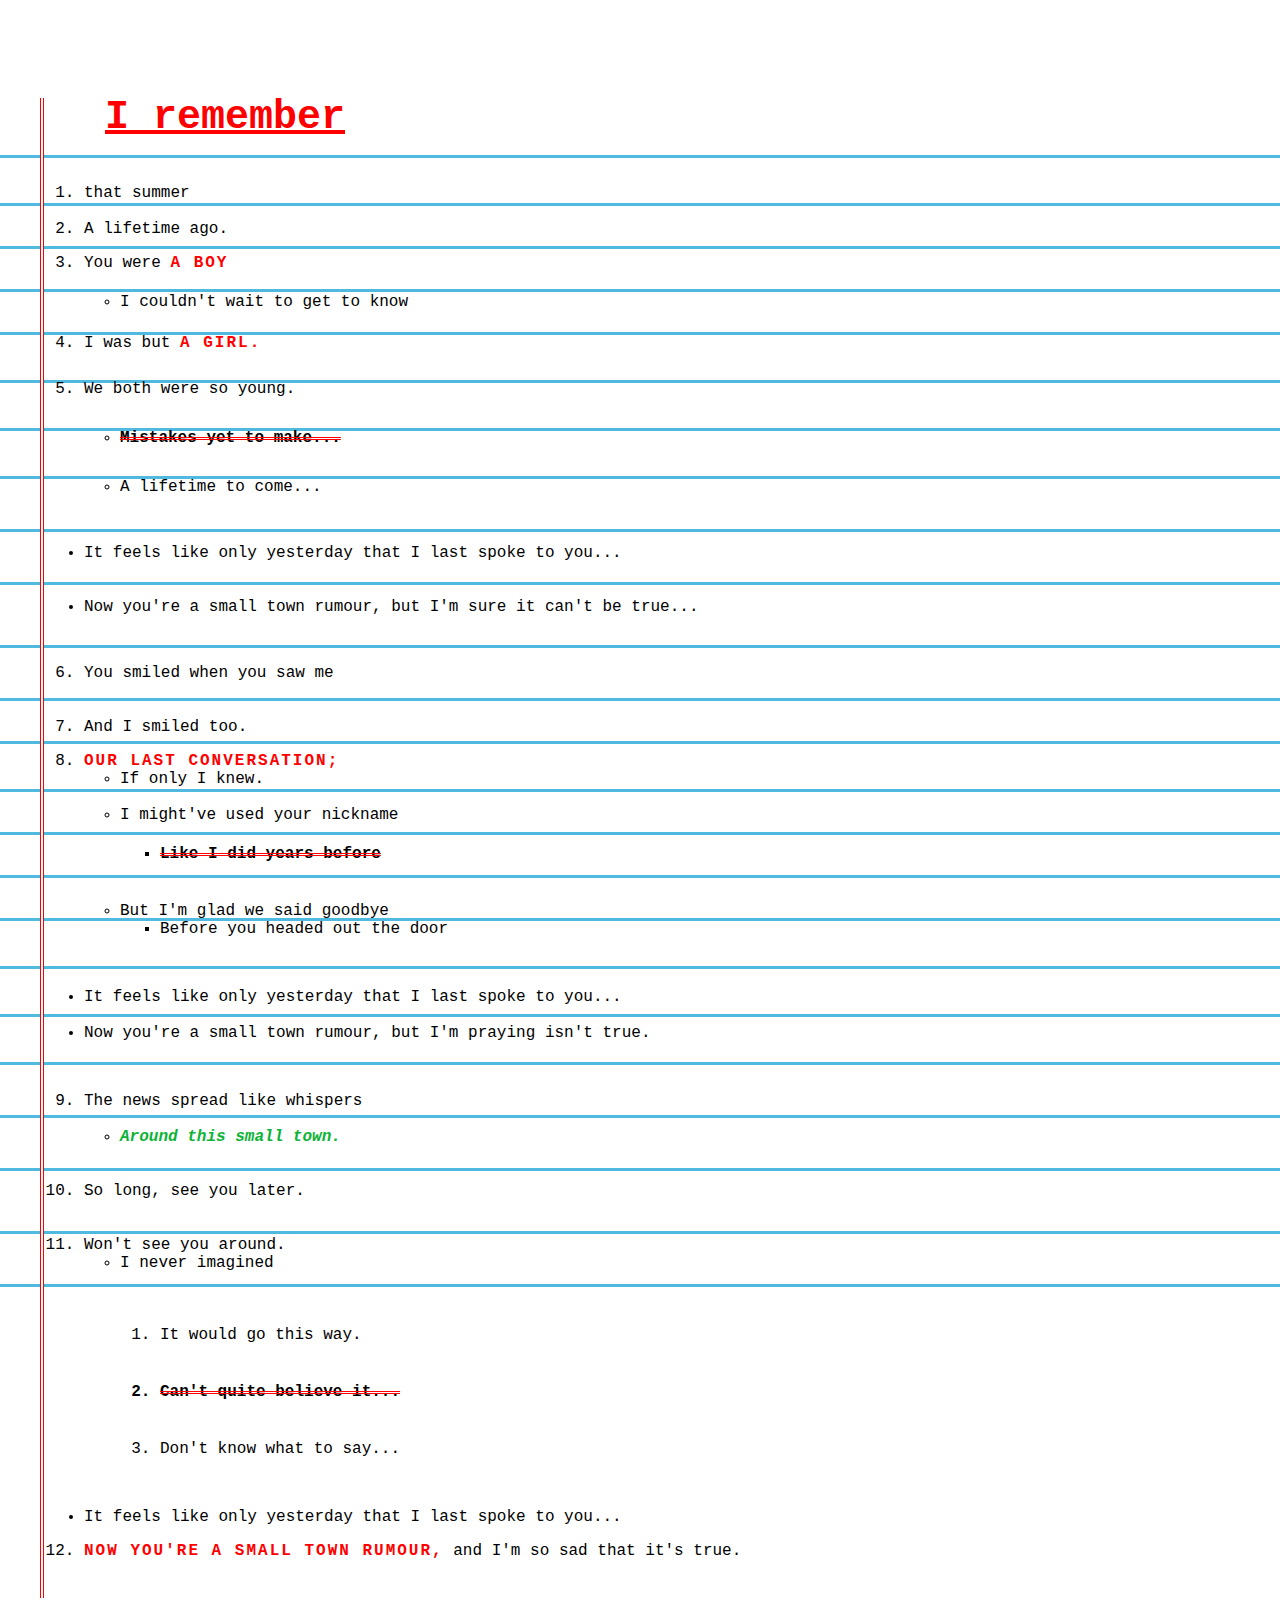
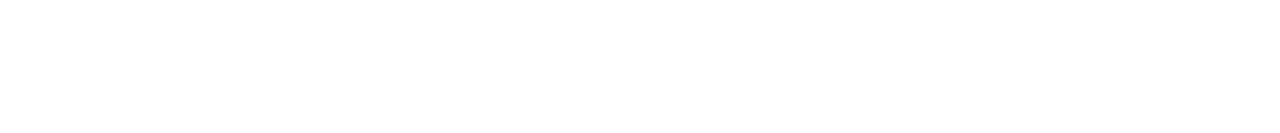
<file: remember.html>
<!DOCTYPE html>
<html lang="en" dir="ltr">
  <head>
    <meta charset="utf-8">
    <title>Remember</title>
    <link rel="stylesheet" href="remember.css">
  </head>
  <body>
    <h3>
    <p><strong>I remember</strong></p>
  </h3>
<div class="stripes">
    <div class="blueline"></div>
      <div class="blueline" id="blueline1"></div>
        <div class="blueline" id="blueline2"></div>
        <div class="blueline" id="blueline3"></div>
          <div class="blueline" id="blueline4"></div>
      <div class="blueline" id="blueline5">  </div>
      <div class="blueline" id="blueline6"></div>
      <div class="blueline" id="blueline7"></div>
      <div class="blueline" id="blueline8"></div>
      <div class="blueline" id="blueline9"></div>
      <div class="blueline" id="blueline10"></div>
      <div class="blueline" id="blueline11"></div>
</div>

<div class="stripes" id="stripes2">
    <div class="blueline"></div>
      <div class="blueline" id="blueline1"></div>
        <div class="blueline" id="blueline2"></div>
        <div class="blueline" id="blueline3"></div>
          <div class="blueline" id="blueline4"></div>
      <div class="blueline" id="blueline5">  </div>
      <div class="blueline" id="blueline6"></div>
      <div class="blueline" id="blueline7"></div>
      <div class="blueline" id="blueline8"></div>
      <div class="blueline" id="blueline9"></div>
      <div class="blueline" id="blueline10"></div>
      <div class="blueline" id="blueline11"></div>
</div>

<div class="stripes" id="stripes3">
    <div class="blueline"></div>
      <div class="blueline" id="blueline1"></div>
        <div class="blueline" id="blueline2"></div>
        <div class="blueline" id="blueline3"></div>
          <div class="blueline" id="blueline4"></div>
      <div class="blueline" id="blueline5">  </div>
      <div class="blueline" id="blueline6"></div>
      <div class="blueline" id="blueline7"></div>
      <div class="blueline" id="blueline8"></div>
      <div class="blueline" id="blueline9"></div>
      <div class="blueline" id="blueline10"></div>
      <div class="blueline" id="blueline11"></div>
</div>

      <!--<div class="blueline" id="blueline12"></div>-->
<div class="lines"></div>
    <div class="notes">
    <ol>
    <li>that summer</li>
    <br>
    <li>A lifetime ago.</li>
    <li id="boy">You were <span>a boy</span></li>
      <ul>
        <li id="know"> I couldn't wait to get to know</li>
      </ul>
      <br>
    <li id="girl">I was but <span>a girl.</span></li>
    <br>
    <li class="young">We both were so young.</li>
      <ul class="young">
        <li class="young" id="mistakes">Mistakes yet to make...</li>
        <li class="young" id="lifetime">A lifetime to come...</li>
      </ul>
    </ol>
    <br>
    <br>
    <ul>
      <li class="young">It feels like only yesterday that I last spoke to you...</li>
      <br>
      <br>
      <li class="young">Now you're a small town rumour, but I'm sure it can't be true... </li>
      <br>
    </ul>
    <br>
    <ol start="6">
      <li>You smiled when you saw me</li>
      <br>
      <br>
      <li>And I smiled too.</li>
    </ol>

    <ol start="8">
      <li><span>Our last conversation;</span></li>
      <ul>
        <li>If only I knew.</li>
        <br>
        <li>I might've used your nickname</li>
        <ul>
          <li class="years">Like I did years before</li>
        </ul>
        <br>
        <li>But I'm glad we said goodbye</li>
        <ul>
          <li>Before you headed out the door</li>
        </ul>
      </ul>
    </ol>
    <br>
    <ul>
      <li>It feels like only yesterday that I last spoke to you...</li>
      <br>
      <li>Now you're a small town rumour, but I'm praying isn't true. </li>
    </ul>
    <br>

  <ol start="9">
    <li>The news spread like whispers</li>
    <br>
    <ul>
      <li><em id="town">Around this small town.</em></li>
    </ul>
    <br>
    <br>
    <li>So long, see you later.</li>
    <br>
    <br>
    <li>Won't see you around.</li>
    <ul>
      <li>I never imagined</li>
      <br>
      <br>
      <br>
      <ol>
        <li>It would go this way.</li>
        <br>
        <li class="years">Can't quite believe it...</li>
        <br>
        <li>Don't know what to say...</li>
      </ol>
    </ul>

  </ol>
<br>
  <ul>
  <li>It feels like only yesterday that I last spoke to you...</li>
  </ul>
  <ol start="12">
    <li><span>Now you're a small town rumour,</span> and I'm so sad that it's true.</li>
  </ol>
</div>
  </body>
</html>
</file>
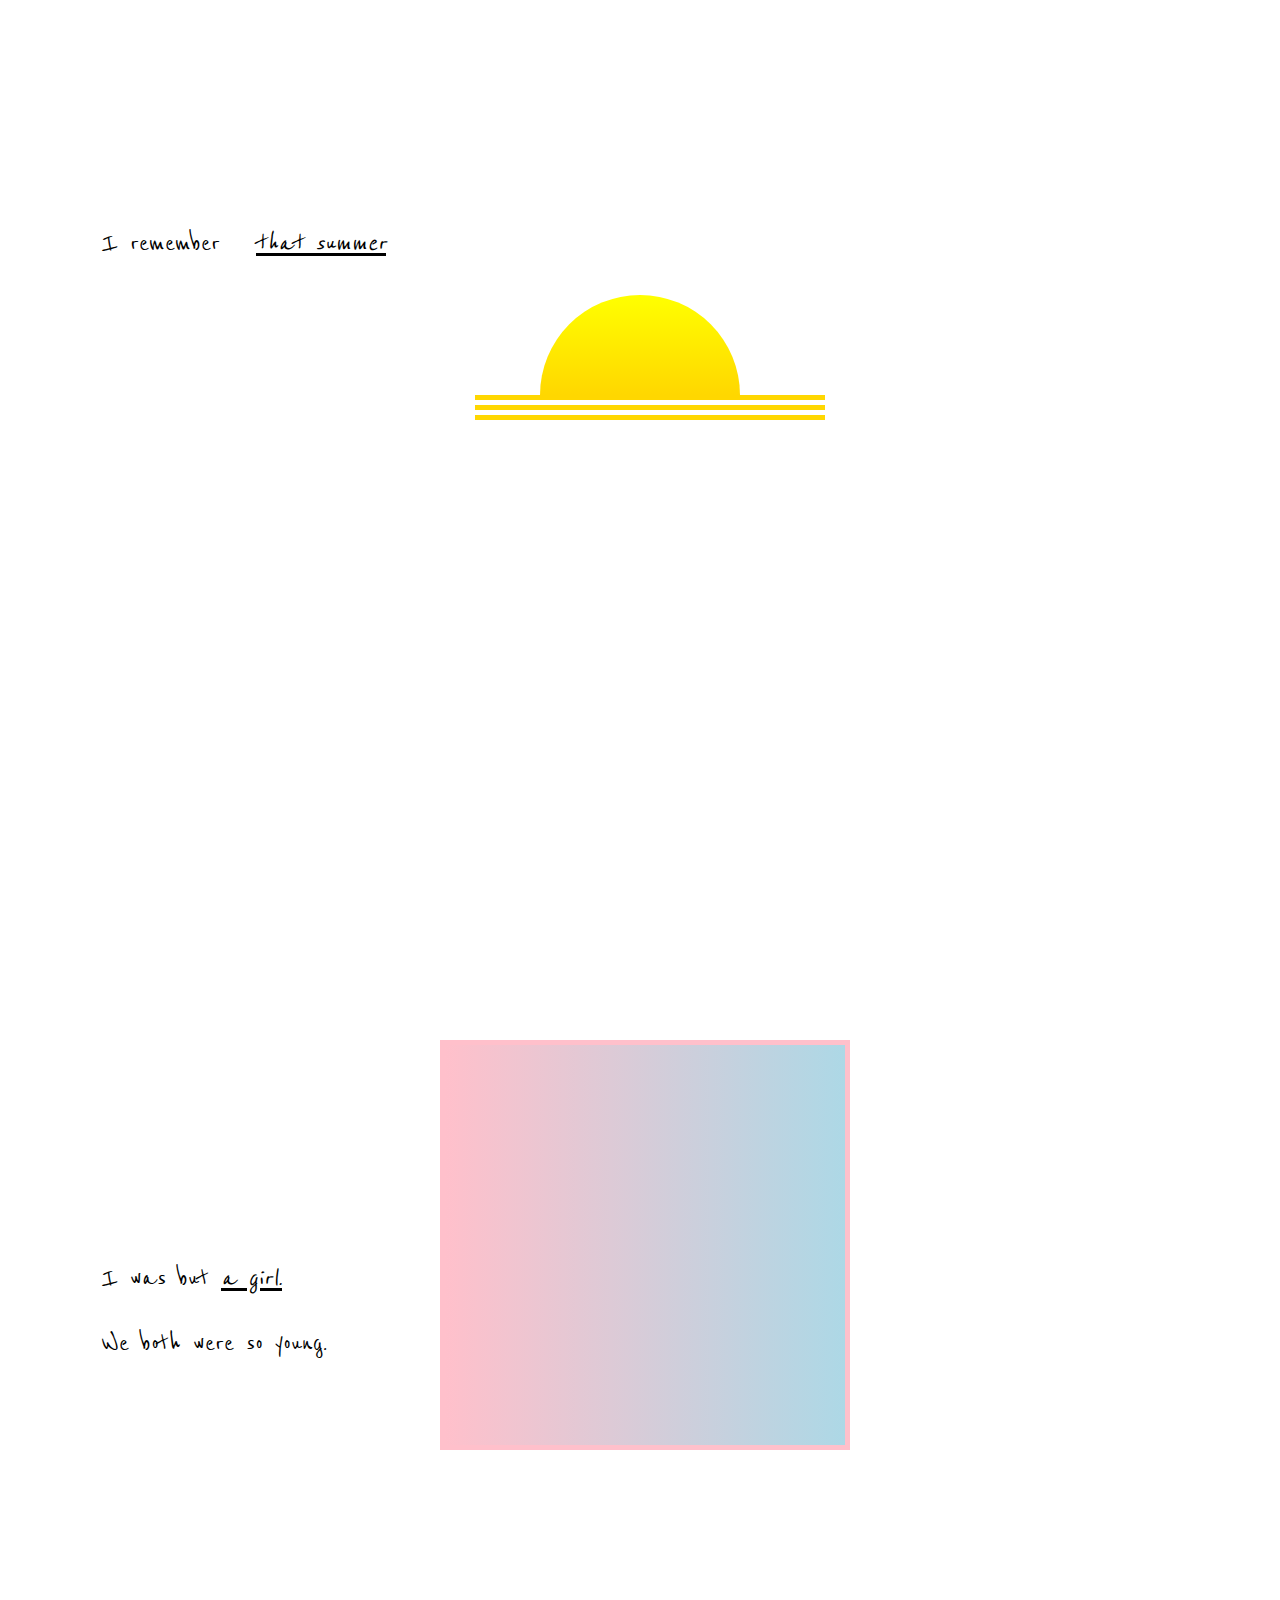
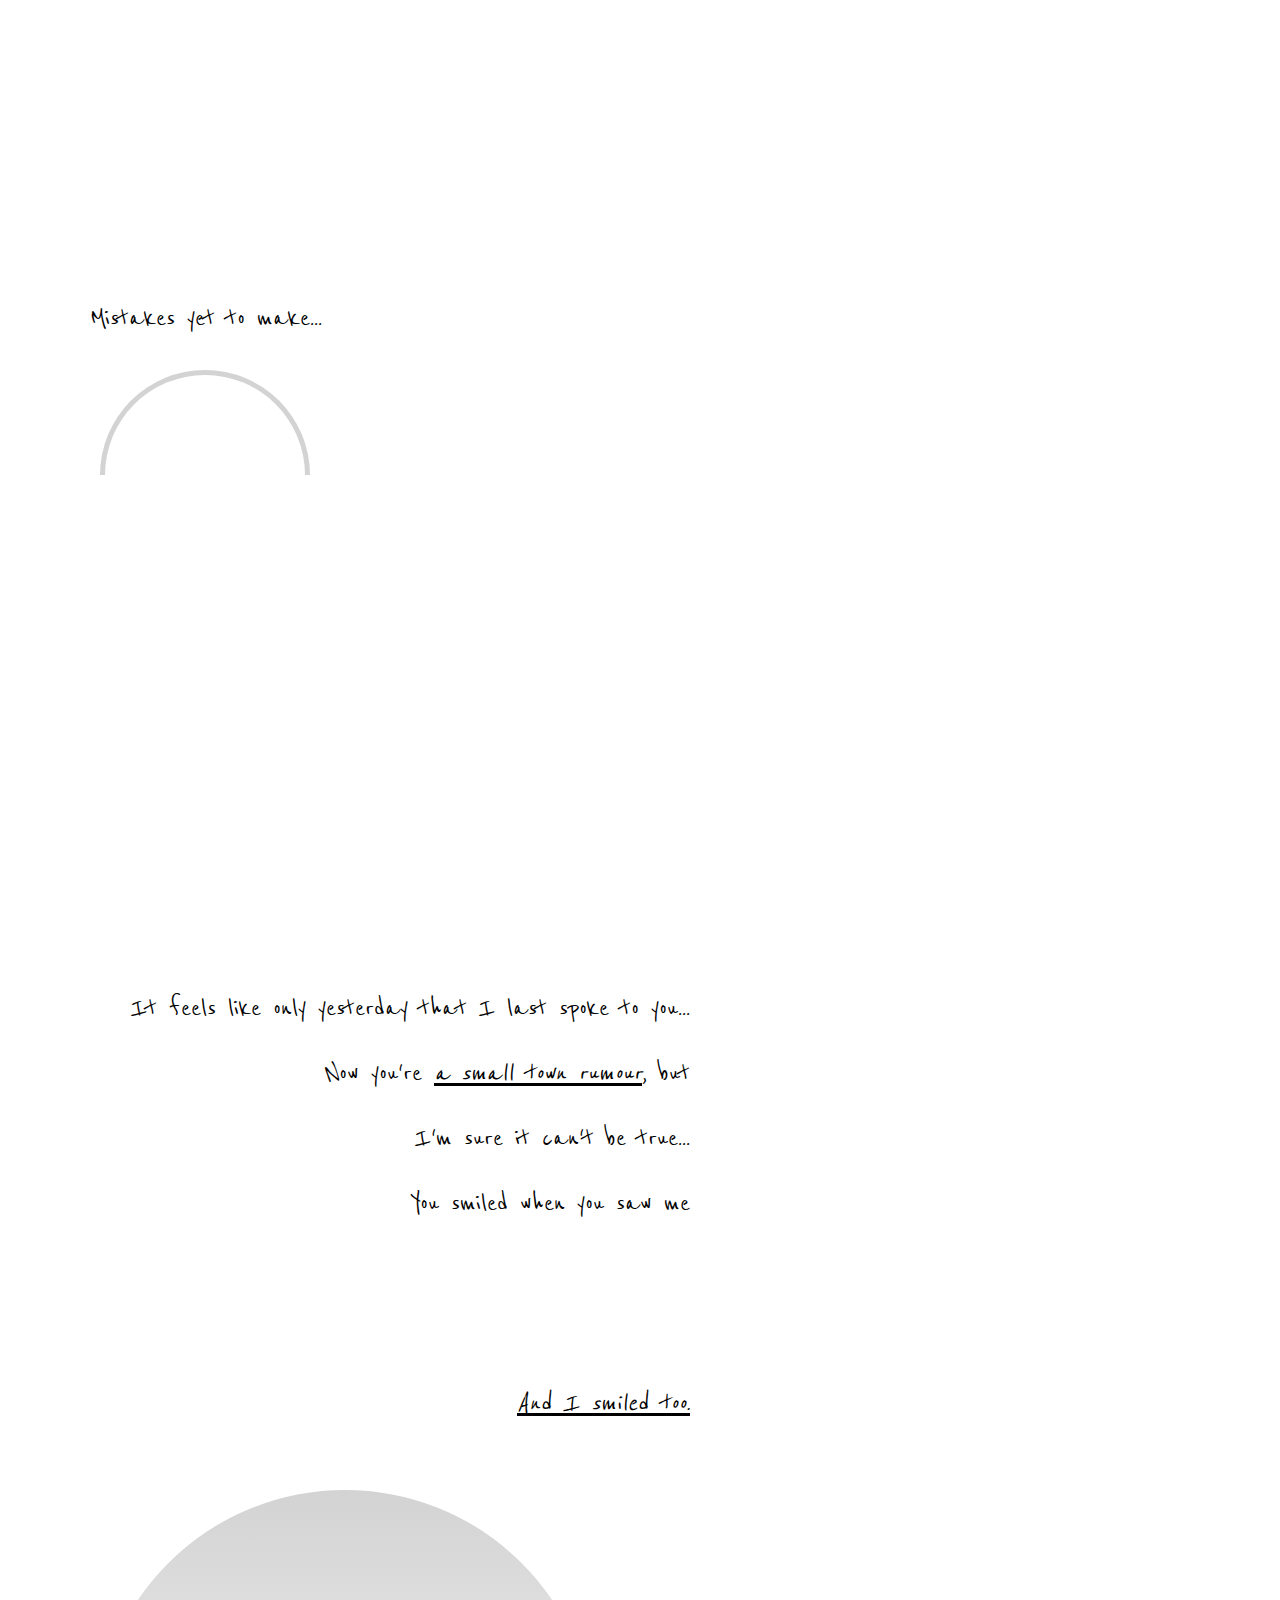
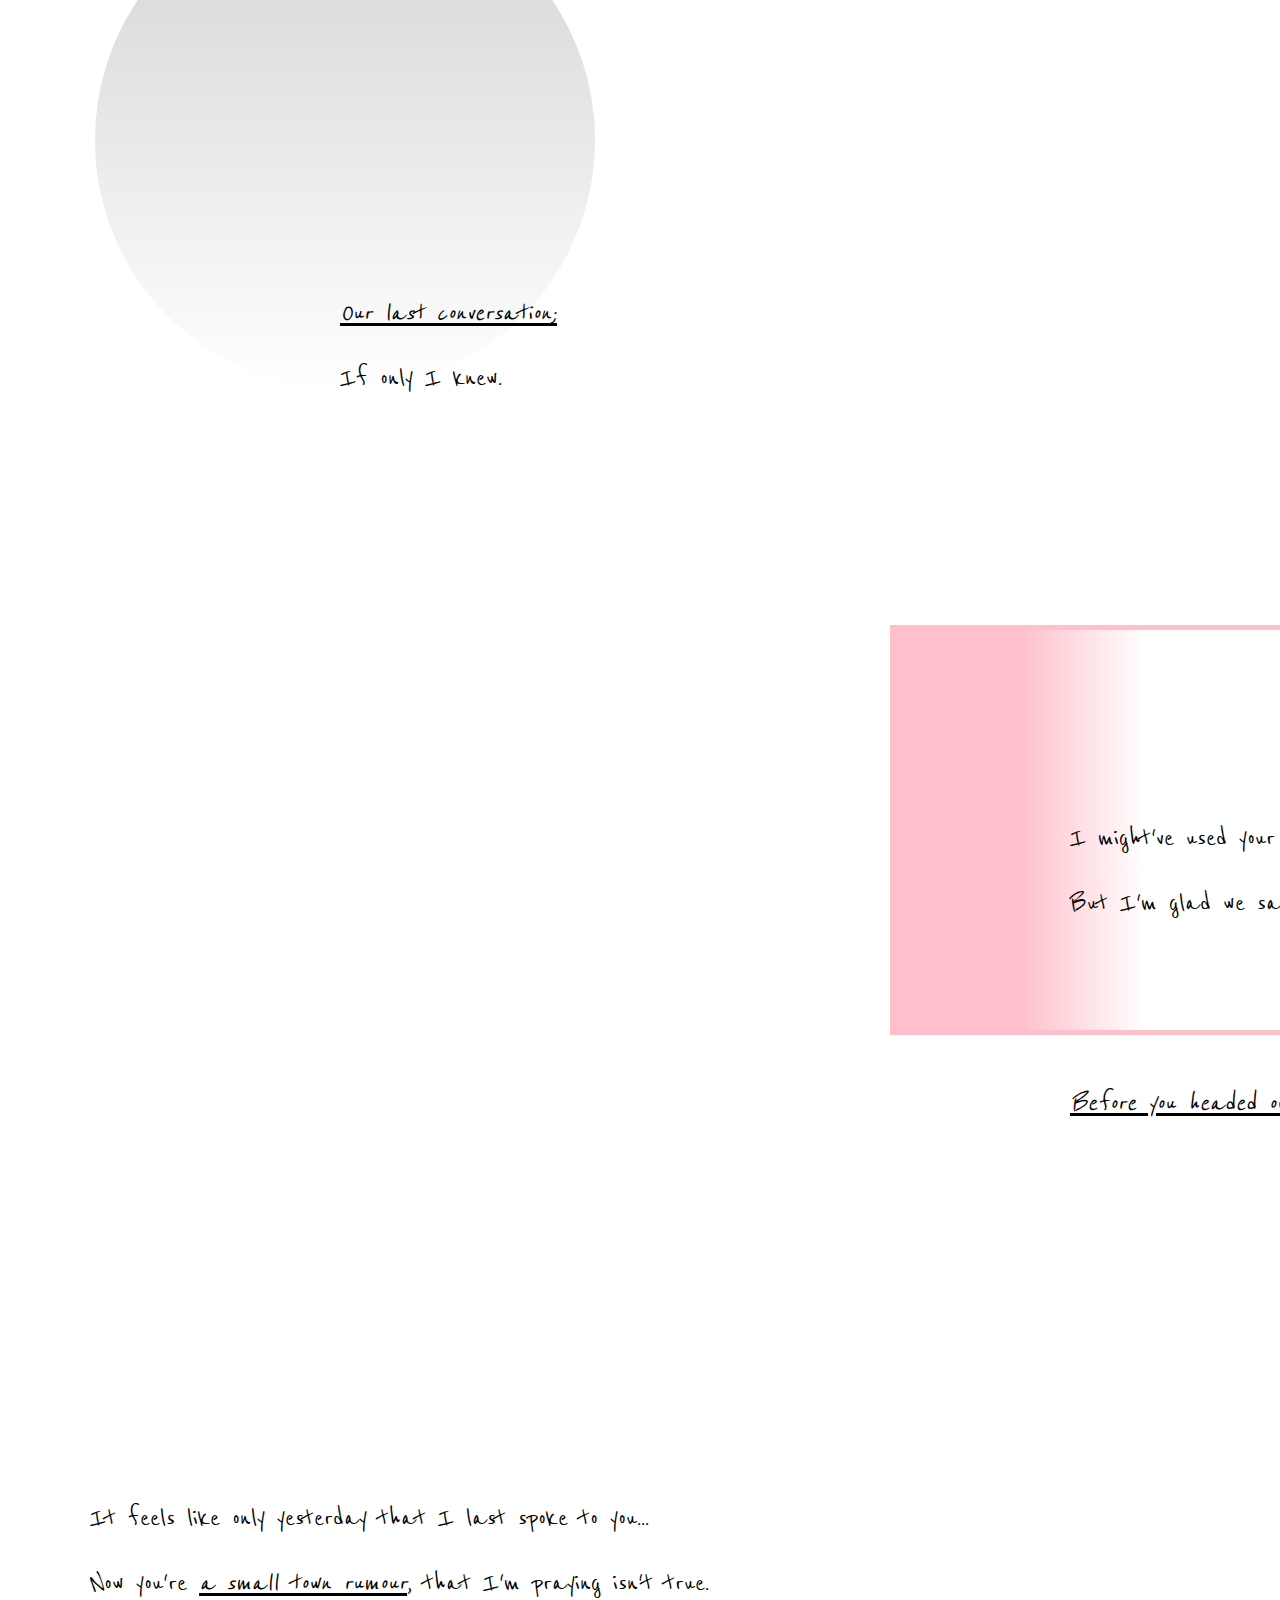
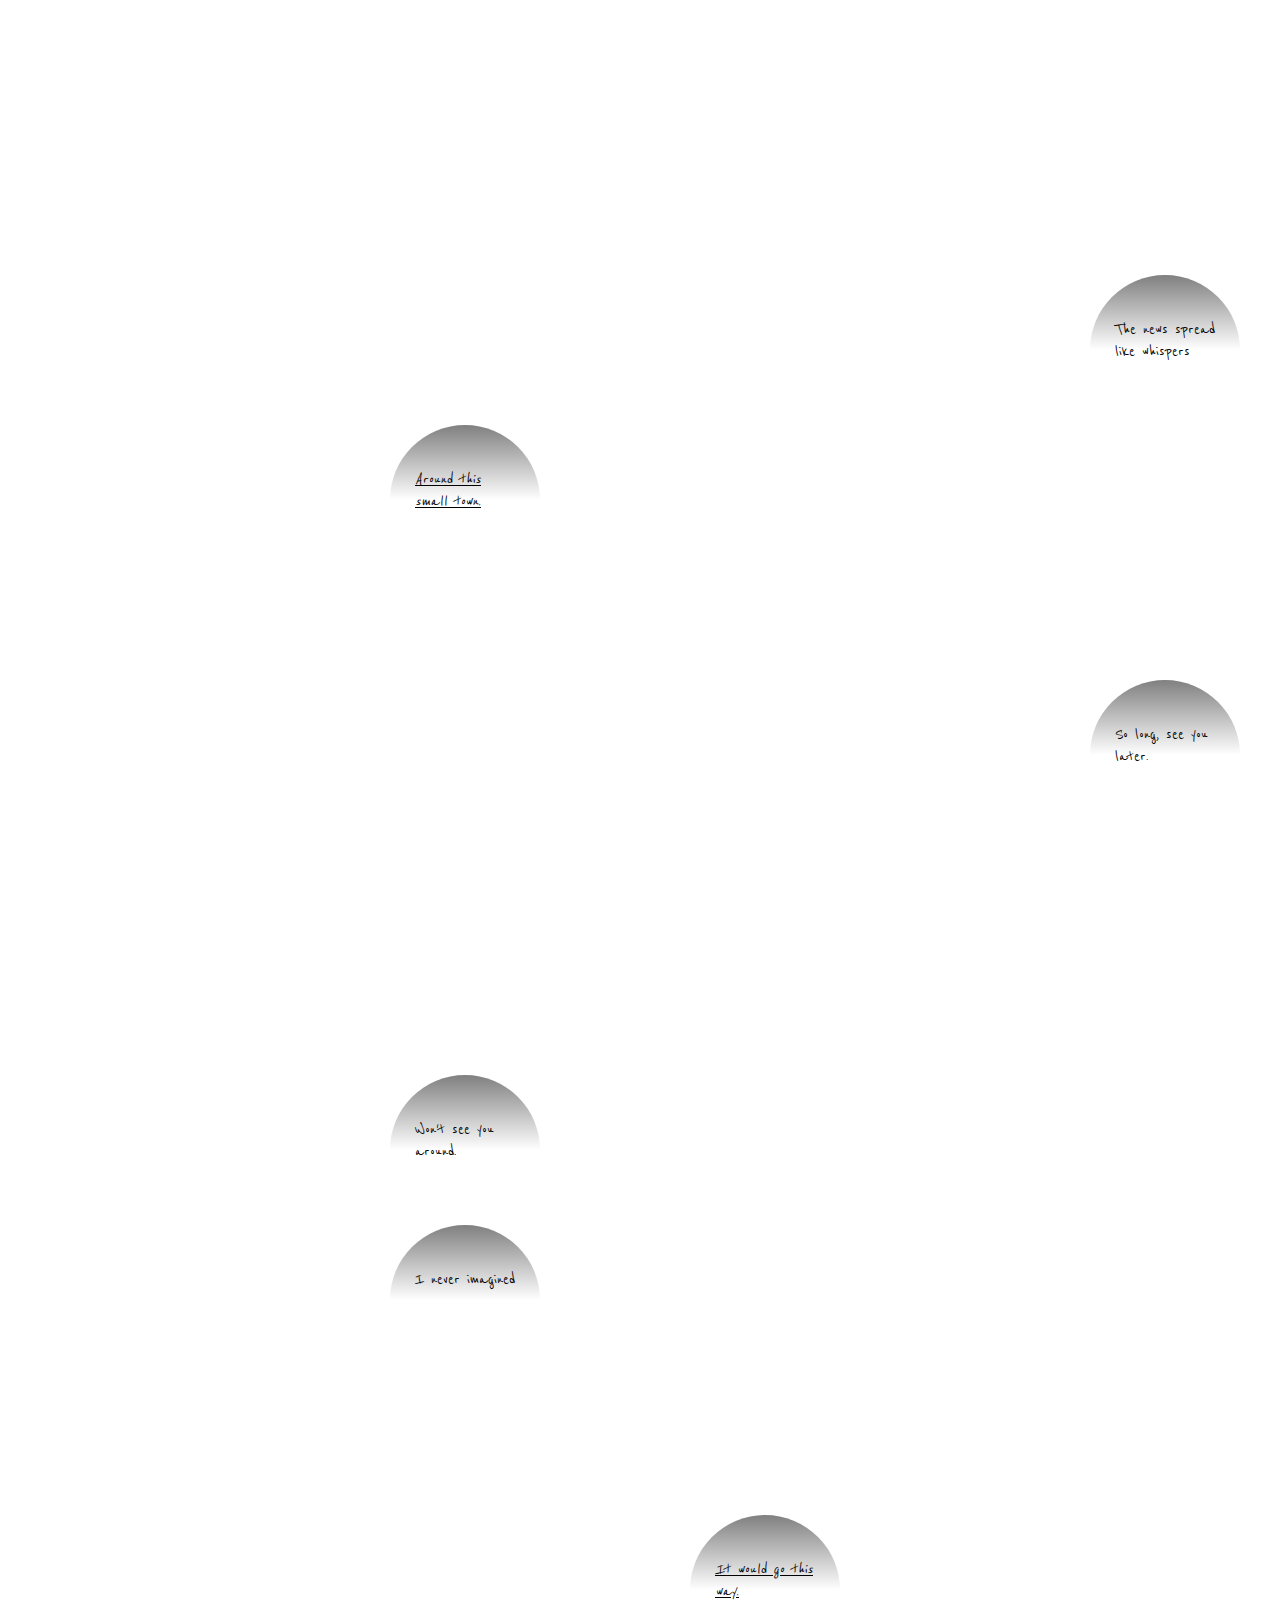
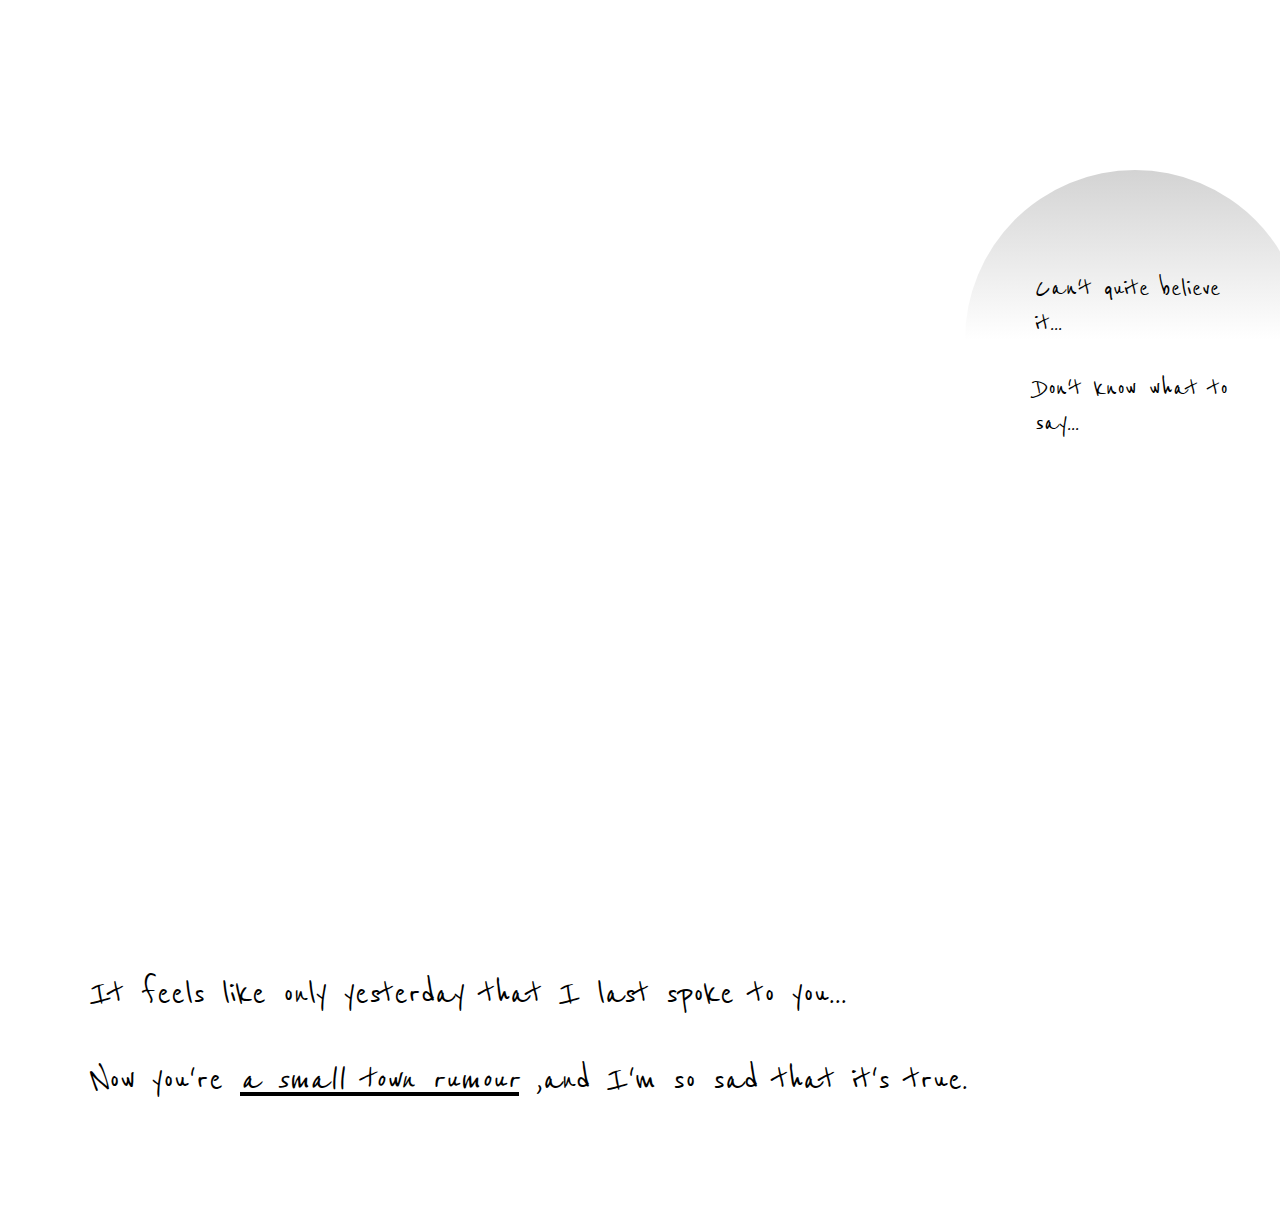
<file: smalltown.html>
<!DOCTYPE html>
<html lang="en" dir="ltr">
  <head>
    <meta charset="utf-8">
    <title>Small Town | Ms Moem</title>
    <link rel="stylesheet" href="smalltown.css">
    <link href="https://fonts.googleapis.com/css?family=Reenie+Beanie&display=swap" rel="stylesheet">
  </head>
  <body>
    <div class="container">
    <br>
    <br>
    <br>
    <p>&nbsp;&nbsp;&nbsp;&nbsp;&nbsp;&nbsp;&nbsp;&nbsp;
      I remember &nbsp; &nbsp; <span> that summer</span></p>
    <div class="sunset"></div>
    <div class="line"></div>
    <div class="line" id="line2"></div>
    <div class="line" id="line3">
    </div>
    <br>
    <br>
    <br>
    <br>
    <br>
    <br>
    <br>
    <!--A lifetime ago-->
  <div class="lifetime">

    A lifetime ago

<br>
<br>
<br>
<br>
<br>
<br>
<br>
<br>
    <!--You were a boy-->
    <p>You were <span>a boy</span></p></div>
    <div class="know">
    <!--I couldn't wait to get to know-->
    <p>
      I couldn't wait to get to know.</p>
  </div>
  <br>
  <br>
  <br>
  <br>
    <!--I was but a girl-->
    <p>&nbsp;&nbsp;&nbsp;&nbsp;&nbsp;&nbsp;&nbsp;&nbsp;
      I was but <span>a girl.</span></p>
    <!--We both were so young.-->
    <p>&nbsp;&nbsp;&nbsp;&nbsp;&nbsp;&nbsp;&nbsp;&nbsp;
      We both were so young.</p>
      <div class="spectrum">

      </div>
    <br>
    <br>

    <!--Mistakes yet to make...-->
    <p>Mistakes yet to make...</p>
    <div class="mistake">
    </div>

    <br>
    <div class="tocome"><!-- A lifetime to come... -->
    A lifetime to come...</div>
    <div class="complete">

    </div>

    <br>
    <br>
    <br>
    <br>
    <br>
    <br>
    <div class="textgroup">
    <!--It feels like only yesterday that I last spoke to you...-->

    <p>It feels like only yesterday that I last spoke to you...</p>

    <!--Now you're a small town rumor, but I'm sure it can't be true... -->
    <p>Now you're <span>a small town rumour</span>, but</p>

    <!--I'm sure it can't be true... -->
    <p>I'm sure it can't be true...</p>

    <!--You smiled when you saw me-->
    <p>You smiled when you saw me</p>
    <br>
    <br>
    <br>
    <!--And I smiled too.-->
    <p><span>And I smiled too.</span></p>
  </div>
    <br>


    <div class="lastconversation"></div>
    <br>
    <br>
    <!--Our last conversation-->
    <div class="textgroup2">
      <p><span>Our last conversation;</span></p>

      <!--If only I knew-->
      <p>If only I knew.</p>
    </div>
    <div class="door">

    </div>
    <div class="textgroup3">
    <br>
    <br>
    <br>
    <!--I might've used your nickname-->
    <p>I might've used your nickname</p>

    <!--But I'm glad we said goodbye-->
    <p>But I'm glad we said goodbye</p>
<br>
<br>
<br>
    <!--Before you headed out the door.-->
    <p>
      <span>&nbsp;Before you headed out the door.</span></p>
  </div>
    <!--It feels like only yesterday that I last spoke to you...-->
    <p>It feels like only yesterday that I last spoke to you...</p>

    <!--Now you're a small town rumor, that I'm praying isn't true-->
    <p>Now you're <span> a small town rumour</span>, that I'm praying isn't true.</p>
      <br>
      <br>
      <br>
      <br>
      <br>
      <br>
      <br>

    <!--The news spread like whispers-->
    <div class="whispers" id="whispers1">
    <p>The news spread like whispers</p>
      <br>
      <br>
      <br>
      <br>
      <br>
      <br>
      <br>
    </div>

    <!--Around this small town-->
    <div class="whispers" id="whispers2">
    <p><span>Around this small town.</span></p>
</div>
      <br>
      <br>
      <br>
    <div class="whispers" id="whispers1">
    <!--So long, see your later.-->
    <p>So long, see you later.</p>
  </div>
  <br>
  <br>
  <br>
  <br>
  <br>
  <br>
  <br>
    <!--Won't see you around-->
    <div class="whispers" id="whispers2">
    <p>
      Won't see you around.</p>
    </div>
<div class="whispers" id= "whispers2">
    <!--I never imagined-->
    <p>I never imagined</p>
</div>
<br>
<br>
<br>
<br>
<div class="whispers" id="whispers3">
    <!--It would go this way.-->
    <p><span>It would go this way.</span></p>
  </div>
  <br>
  <br>
  <br>
<div class="textgroup4">
    <!--Can't quite believe it...-->
    <p>Can't quite believe it...</p>

    <!--Don't know what to say...-->

  <p>Don't know what to say...</p>
</div>
<br>
<br>
<br>
<br>

<br>
<br>
<br>
<br>
<br>
<br>
<br>
<br>
<a href="index.html">
    <!--It feels like only yesterday that I last spoke to you...-->
    <p>It feels like only yesterday that I last spoke to you...</p>

    <!--Now you're a small town rumour, and I'm so sad that it's true.-->
    <p>Now you're <span>a small town rumour</span> ,and I'm so sad that it's true.</p>
  </a>
  </div>
  </body>
</html>
</file>
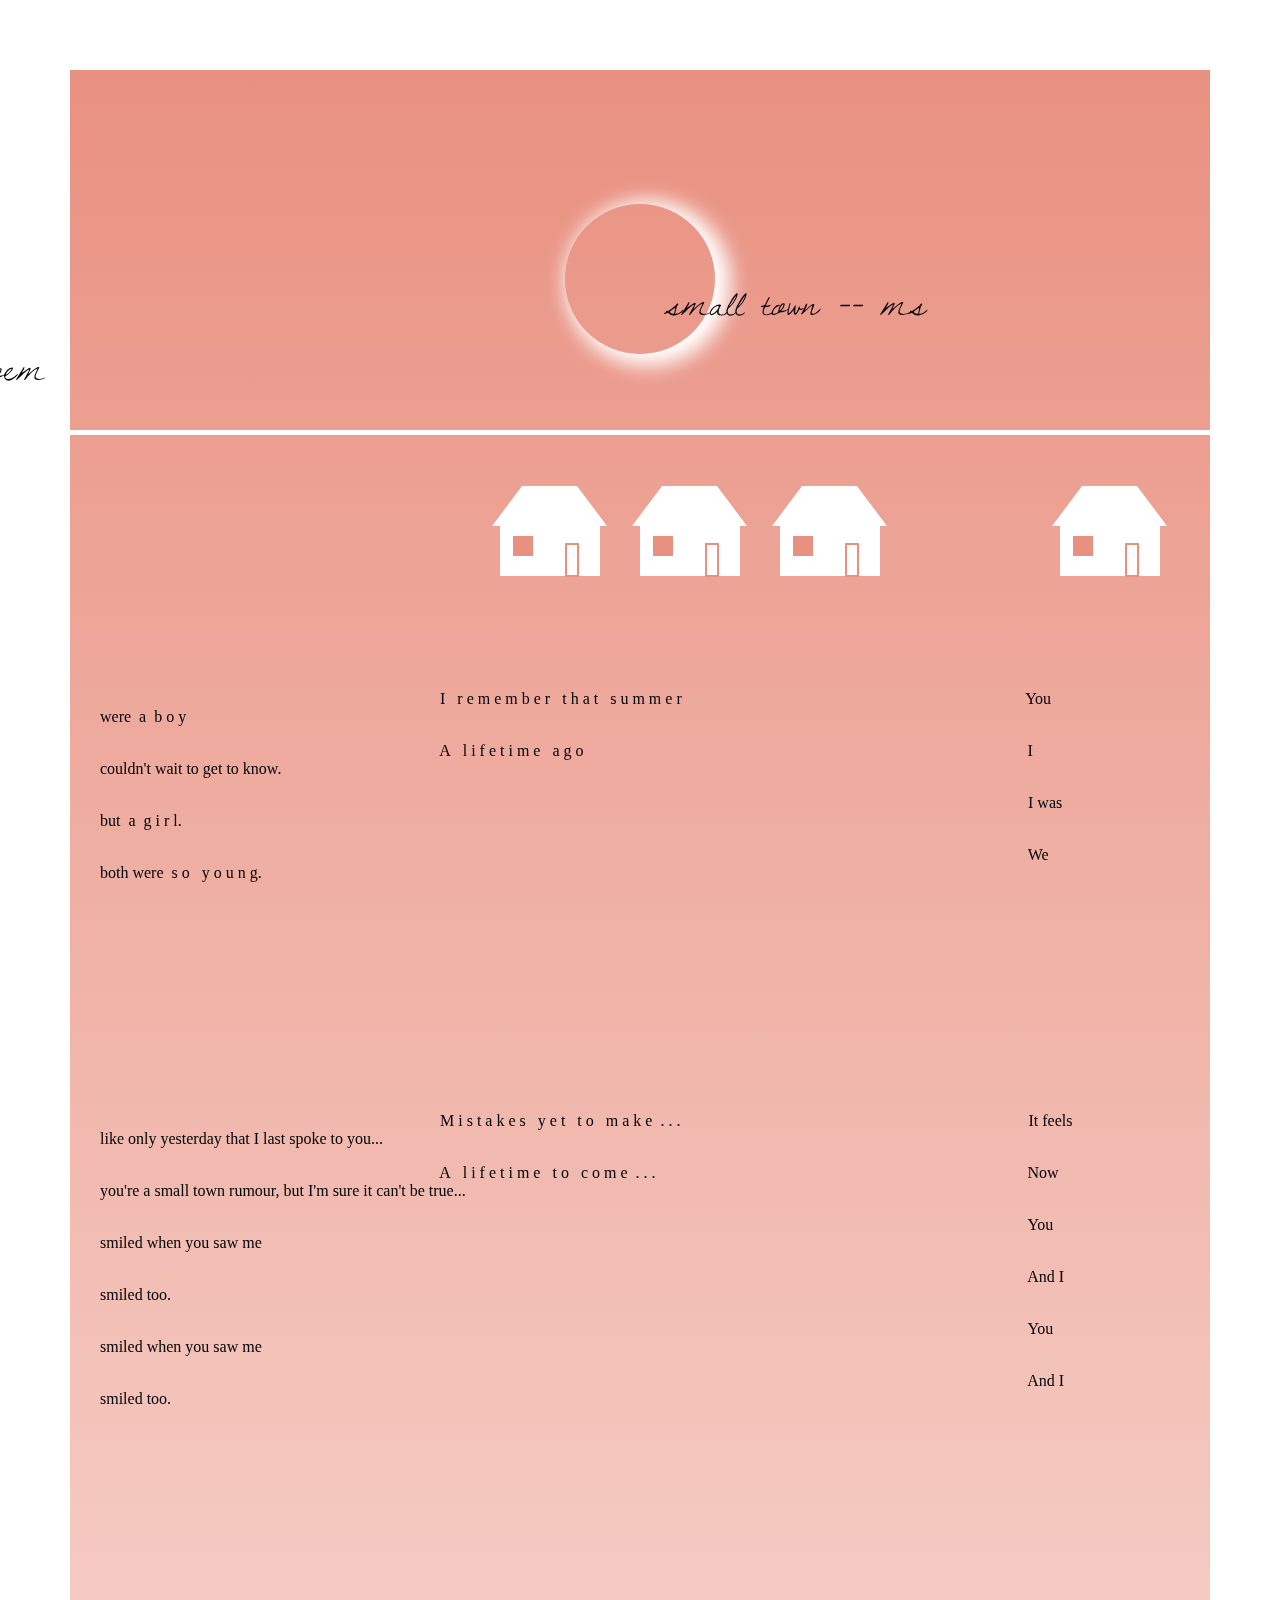
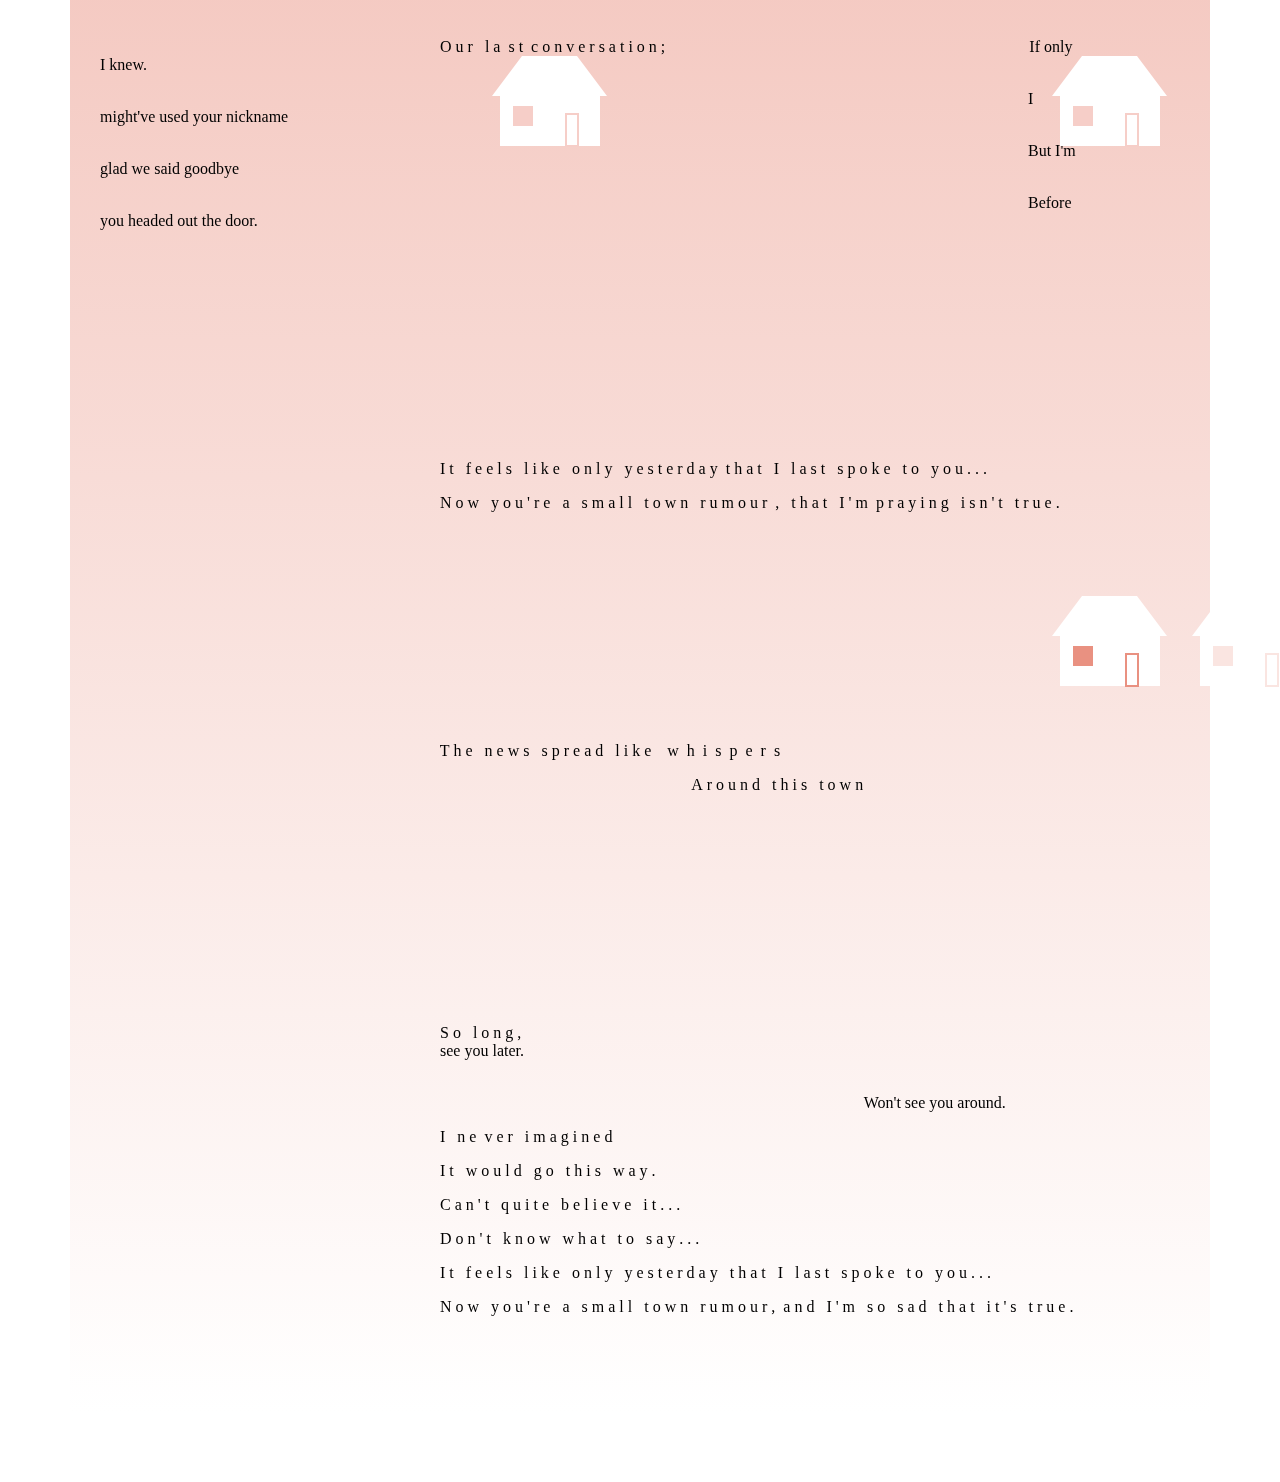
<file: smalltownrumour.html>
<!DOCTYPE html>
<html lang="en" dir="ltr">

<head>
  <meta charset="utf-8">
  <title>small town rumour</title>
  <link rel="stylesheet" href="rumour.css">
  <link href="https://fonts.googleapis.com/css?family=Dawning+of+a+New+Day&display=swap" rel="stylesheet">
</head>

<body>
  <a id="start"></a>
  <div class="line">

  </div>
  <div class="container">
    <br>
    <br>
    <br>
    <div class="text-container">
        <div class="sun"></div>
      <div class="title">
        <p>&nbsp;&nbsp;&nbsp;&nbsp;&nbsp;&nbsp;&nbsp;&nbsp;&nbsp;&nbsp;&nbsp;&nbsp;&nbsp;&nbsp;&nbsp;&nbsp;&nbsp;&nbsp;&nbsp;&nbsp;&nbsp;&nbsp;
          &nbsp;&nbsp;&nbsp;&nbsp;&nbsp;&nbsp;&nbsp;&nbsp;&nbsp;&nbsp;&nbsp;&nbsp;&nbsp;&nbsp;&nbsp;&nbsp;&nbsp;&nbsp;&nbsp;&nbsp;&nbsp;&nbsp;
          &nbsp;&nbsp;&nbsp;&nbsp;&nbsp;&nbsp;&nbsp;&nbsp;&nbsp;&nbsp;&nbsp;&nbsp;&nbsp;&nbsp;&nbsp;&nbsp;&nbsp;&nbsp;&nbsp;&nbsp;&nbsp;&nbsp;
          &nbsp;&nbsp;&nbsp;&nbsp;&nbsp;&nbsp;&nbsp;&nbsp;&nbsp;&nbsp;&nbsp;&nbsp;&nbsp;&nbsp;&nbsp;&nbsp;&nbsp;&nbsp;&nbsp;&nbsp;&nbsp;&nbsp;
          &nbsp;&nbsp;&nbsp;&nbsp;&nbsp;&nbsp;&nbsp;&nbsp;&nbsp;&nbsp;&nbsp;&nbsp;&nbsp;&nbsp;&nbsp;&nbsp;&nbsp;&nbsp;&nbsp;&nbsp;&nbsp;&nbsp;&nbsp;&nbsp;&nbsp;&nbsp;&nbsp;&nbsp;&nbsp;&nbsp;&nbsp;&nbsp;&nbsp;&nbsp;&nbsp;&nbsp;&nbsp;&nbsp;&nbsp;&nbsp;&nbsp;&nbsp;&nbsp;&nbsp;&nbsp;&nbsp;&nbsp;&nbsp;&nbsp;&nbsp;&nbsp;&nbsp;&nbsp;&nbsp;&nbsp;&nbsp;&nbsp;&nbsp;&nbsp;&nbsp;&nbsp;&nbsp;&nbsp;&nbsp;&nbsp;&nbsp;&nbsp;&nbsp;&nbsp;&nbsp;&nbsp;&nbsp;&nbsp;&nbsp;&nbsp;&nbsp;&nbsp;&nbsp;&nbsp;&nbsp;&nbsp;&nbsp;&nbsp;
          <span><em>small town -- ms moem</em></span></p>
      </div>
      <div class="town">
        <div class="house" id="house1">
          <div class="wall"></div>
          <div class="window"></div>
          <div class="door"> </div>
          <div class="roof"></div>
        </div>
        <div class="house" id="house2">
          <div class="wall"></div>
          <div class="window"></div>
          <div class="door"> </div>
          <div class="roof"></div>
        </div>
        <div class="house" id="house3">
          <div class="wall"></div>
          <div class="window"></div>
          <div class="door"> </div>
          <div class="roof"></div>
        </div>

          <div class="house" id="house4">
            <div class="wall"></div>
            <a href="index.html"><div class="window"></div></a>
            <div class="door"> </div>
            <div class="roof"></div>
          </div>


        <div class="house" id="house5">
          <div class="wall"></div>
          <div class="window"></div>
          <div class="door"> </div>
          <div class="roof"></div>
        </div>
        <div class="house" id="house6">
          <div class="wall"></div>
          <div class="window"></div>
          <div class="door"> </div>
          <div class="roof"></div>
        </div>

        <div class="town2">

          <div class="house" id="house7">
            <div class="wall"></div>
            <a href="#start"><div class="window"></div></a>
            <div class="door"> </div>
            <div class="roof"></div>
          </div>

          <div class="house" id="house8">
            <div class="wall"></div>
            <div class="window"></div>
            <div class="door"> </div>
            <div class="roof"></div>
          </div>
          <div class="house" id="house9">
            <div class="wall"></div>
            <div class="window"></div>
            <div class="door"> </div>
            <div class="roof"></div>
          </div>
        </div>

        <br>
        <br>
        <br>
        <br>
        <br>

        <br>
        <br>
        <br>
        <br>
        <br>
        <br>
        <br>
        <br>
        <br>
        <br>
        <br>
        <br>
        <br>
        <!--TABLE 1-->
        <!--I remember that summer-->
        &nbsp;&nbsp;&nbsp;&nbsp;&nbsp;&nbsp;&nbsp;&nbsp;&nbsp;&nbsp;&nbsp;&nbsp;&nbsp;&nbsp;&nbsp;&nbsp;&nbsp;&nbsp;&nbsp;&nbsp;&nbsp;&nbsp;&nbsp;&nbsp;&nbsp;&nbsp;&nbsp;&nbsp;&nbsp;&nbsp;&nbsp;&nbsp;&nbsp;&nbsp;&nbsp;&nbsp;&nbsp;&nbsp;&nbsp;&nbsp;&nbsp;&nbsp;&nbsp;&nbsp;&nbsp;&nbsp;&nbsp;&nbsp;&nbsp;&nbsp;&nbsp;&nbsp;&nbsp;&nbsp;&nbsp;&nbsp;&nbsp;&nbsp;&nbsp;&nbsp;&nbsp;&nbsp;&nbsp;&nbsp;&nbsp;&nbsp;&nbsp;&nbsp;&nbsp;&nbsp;&nbsp;&nbsp;&nbsp;&nbsp;&nbsp;&nbsp;&nbsp;&nbsp;&nbsp;&nbsp;&nbsp;&nbsp;&nbsp;&nbsp;
        <!--This is where you spaced out the words-->
        I &nbsp;&nbsp;r&nbsp;e&nbsp;m&nbsp;e&nbsp;m&nbsp;b&nbsp;e&nbsp;r&nbsp;&nbsp; t&nbsp;h&nbsp;a&nbsp;t&nbsp;&nbsp; s&nbsp;u&nbsp;m&nbsp;m&nbsp;e&nbsp;r
        <!--maybe try playing around with the spacing for boy-->&nbsp;&nbsp;&nbsp;&nbsp;&nbsp;&nbsp;&nbsp;&nbsp;&nbsp;&nbsp;&nbsp;&nbsp;&nbsp;&nbsp;&nbsp;&nbsp;&nbsp;&nbsp;&nbsp;&nbsp;&nbsp;&nbsp;&nbsp;&nbsp;&nbsp;&nbsp;&nbsp;&nbsp;&nbsp;&nbsp;&nbsp;&nbsp;&nbsp;&nbsp;&nbsp;&nbsp;&nbsp;&nbsp;&nbsp;&nbsp;&nbsp;&nbsp;&nbsp;&nbsp;&nbsp;&nbsp;&nbsp;&nbsp;&nbsp;&nbsp;&nbsp;&nbsp;&nbsp;&nbsp;&nbsp;&nbsp;&nbsp;&nbsp;&nbsp;&nbsp;&nbsp;&nbsp;&nbsp;&nbsp;&nbsp;&nbsp;&nbsp;&nbsp;&nbsp;&nbsp;&nbsp;&nbsp;&nbsp;&nbsp;&nbsp;&nbsp;&nbsp;&nbsp;&nbsp;&nbsp;&nbsp;&nbsp;&nbsp;&nbsp;
        You were&nbsp; a &nbsp;b&nbsp;o&nbsp;y</p>


        <!--A lifetime ago-->
        <p>
          &nbsp;&nbsp;&nbsp;&nbsp;&nbsp;&nbsp;&nbsp;&nbsp;&nbsp;&nbsp;&nbsp;&nbsp;&nbsp;&nbsp;&nbsp;&nbsp;&nbsp;&nbsp;&nbsp;&nbsp;&nbsp;&nbsp;&nbsp;&nbsp;&nbsp;&nbsp;&nbsp;&nbsp;&nbsp;&nbsp;&nbsp;&nbsp;&nbsp;&nbsp;&nbsp;&nbsp;&nbsp;&nbsp;&nbsp;&nbsp;&nbsp;&nbsp;&nbsp;&nbsp;&nbsp;&nbsp;&nbsp;&nbsp;&nbsp;&nbsp;&nbsp;&nbsp;&nbsp;&nbsp;&nbsp;&nbsp;&nbsp;&nbsp;&nbsp;&nbsp;&nbsp;&nbsp;&nbsp;&nbsp;&nbsp;&nbsp;&nbsp;&nbsp;&nbsp;&nbsp;&nbsp;&nbsp;&nbsp;&nbsp;&nbsp;&nbsp;&nbsp;&nbsp;&nbsp;&nbsp;&nbsp;&nbsp;&nbsp;&nbsp;
          <!--spaced out words-->
          A&nbsp; &nbsp;l&nbsp;i&nbsp;f&nbsp;e&nbsp;t&nbsp;i&nbsp;m&nbsp;e&nbsp;&nbsp; a&nbsp;g&nbsp;o
          <!--next line of poem-->
          &nbsp;&nbsp;&nbsp;&nbsp;&nbsp;&nbsp;&nbsp;&nbsp;&nbsp;&nbsp;&nbsp;&nbsp;&nbsp;&nbsp;&nbsp;&nbsp;&nbsp;&nbsp;&nbsp;&nbsp;&nbsp;&nbsp;&nbsp;&nbsp;&nbsp;&nbsp;&nbsp;&nbsp;&nbsp;&nbsp;&nbsp;&nbsp;&nbsp;&nbsp;&nbsp;&nbsp;&nbsp;&nbsp;&nbsp;&nbsp;&nbsp;&nbsp;&nbsp;&nbsp;&nbsp;&nbsp;&nbsp;&nbsp;&nbsp;&nbsp;&nbsp;&nbsp;&nbsp;&nbsp;&nbsp;&nbsp;&nbsp;&nbsp;&nbsp;&nbsp;&nbsp;&nbsp;&nbsp;&nbsp;&nbsp;&nbsp;&nbsp;&nbsp;&nbsp;&nbsp;&nbsp;&nbsp;&nbsp;&nbsp;&nbsp;&nbsp;&nbsp;&nbsp;&nbsp;&nbsp;&nbsp;&nbsp;&nbsp;&nbsp;&nbsp;&nbsp;&nbsp;&nbsp;&nbsp;&nbsp;&nbsp;&nbsp;&nbsp;&nbsp;&nbsp;&nbsp;&nbsp;&nbsp;&nbsp;&nbsp;&nbsp;&nbsp;&nbsp;&nbsp;&nbsp;&nbsp;&nbsp;&nbsp;&nbsp;

          I couldn't wait to get to know.</p>
        <!--I was but a girl-->
        <p>
          &nbsp;&nbsp;&nbsp;&nbsp;&nbsp;&nbsp;&nbsp;&nbsp;&nbsp;&nbsp;&nbsp;&nbsp;&nbsp;&nbsp;&nbsp;&nbsp;&nbsp;&nbsp;&nbsp;&nbsp;&nbsp;&nbsp;&nbsp;&nbsp;&nbsp;&nbsp;&nbsp;&nbsp;&nbsp;&nbsp;&nbsp;&nbsp;&nbsp;&nbsp;&nbsp;&nbsp;&nbsp;&nbsp;&nbsp;&nbsp;&nbsp;&nbsp;&nbsp;&nbsp;&nbsp;&nbsp;&nbsp;&nbsp;&nbsp;&nbsp;&nbsp;&nbsp;&nbsp;&nbsp;&nbsp;&nbsp;&nbsp;&nbsp;&nbsp;&nbsp;&nbsp;&nbsp;&nbsp;&nbsp;&nbsp;&nbsp;&nbsp;&nbsp;&nbsp;&nbsp;&nbsp;&nbsp;&nbsp;&nbsp;&nbsp;&nbsp;&nbsp;&nbsp;&nbsp;&nbsp;&nbsp;&nbsp;&nbsp;&nbsp;&nbsp;&nbsp;&nbsp;&nbsp;&nbsp;&nbsp;&nbsp;&nbsp;&nbsp;&nbsp;&nbsp;&nbsp;&nbsp;&nbsp;&nbsp;&nbsp;&nbsp;&nbsp;&nbsp;&nbsp;&nbsp;&nbsp;&nbsp;&nbsp;&nbsp;&nbsp;&nbsp;&nbsp;&nbsp;&nbsp;&nbsp;&nbsp;&nbsp;&nbsp;&nbsp;&nbsp;&nbsp;&nbsp;&nbsp;&nbsp;&nbsp;&nbsp;&nbsp;&nbsp;&nbsp;&nbsp;&nbsp;&nbsp;&nbsp;&nbsp;&nbsp;&nbsp;&nbsp;&nbsp;&nbsp;&nbsp;&nbsp;&nbsp;&nbsp;&nbsp;&nbsp;&nbsp;&nbsp;&nbsp;&nbsp;&nbsp;&nbsp;&nbsp;&nbsp;&nbsp;&nbsp;&nbsp;&nbsp;&nbsp;&nbsp;&nbsp;&nbsp;&nbsp;&nbsp;&nbsp;&nbsp;&nbsp;&nbsp;&nbsp;&nbsp;&nbsp;&nbsp;&nbsp;&nbsp;&nbsp;&nbsp;&nbsp;&nbsp;&nbsp;&nbsp;&nbsp;&nbsp;&nbsp;&nbsp;&nbsp;&nbsp;&nbsp;&nbsp;&nbsp;&nbsp;&nbsp;&nbsp;&nbsp;&nbsp;&nbsp;&nbsp;&nbsp;&nbsp;&nbsp;&nbsp;&nbsp;&nbsp;&nbsp;&nbsp;&nbsp;&nbsp;&nbsp;&nbsp;&nbsp;&nbsp;&nbsp;&nbsp;&nbsp;&nbsp;&nbsp;&nbsp;&nbsp;&nbsp;&nbsp;&nbsp;&nbsp;&nbsp;&nbsp;&nbsp;&nbsp;&nbsp;&nbsp;&nbsp;&nbsp;&nbsp;&nbsp;&nbsp;

          <!--poem element-->I was but&nbsp; a &nbsp;g&nbsp;i&nbsp;r&nbsp;l.</p>

        <!--We both were so young-->
        <p>
          <!--spaces area-->&nbsp;&nbsp;&nbsp;&nbsp;&nbsp;&nbsp;&nbsp;&nbsp;&nbsp;&nbsp;&nbsp;&nbsp;&nbsp;&nbsp;&nbsp;&nbsp;&nbsp;&nbsp;&nbsp;&nbsp;&nbsp;&nbsp;&nbsp;&nbsp;&nbsp;&nbsp;&nbsp;&nbsp;&nbsp;&nbsp;&nbsp;&nbsp;&nbsp;&nbsp;&nbsp;&nbsp;&nbsp;&nbsp;&nbsp;&nbsp;&nbsp;&nbsp;&nbsp;&nbsp;&nbsp;&nbsp;&nbsp;&nbsp;&nbsp;&nbsp;&nbsp;&nbsp;&nbsp;&nbsp;&nbsp;&nbsp;&nbsp;&nbsp;&nbsp;&nbsp;&nbsp;&nbsp;&nbsp;&nbsp;&nbsp;&nbsp;&nbsp;&nbsp;&nbsp;&nbsp;&nbsp;&nbsp;&nbsp;&nbsp;&nbsp;&nbsp;&nbsp;&nbsp;&nbsp;&nbsp;&nbsp;&nbsp;&nbsp;&nbsp;&nbsp;&nbsp;&nbsp;&nbsp;&nbsp;&nbsp;&nbsp;&nbsp;&nbsp;&nbsp;&nbsp;&nbsp;&nbsp;&nbsp;&nbsp;&nbsp;&nbsp;&nbsp;&nbsp;&nbsp;&nbsp;&nbsp;&nbsp;&nbsp;&nbsp;&nbsp;&nbsp;&nbsp;&nbsp;&nbsp;&nbsp;&nbsp;&nbsp;&nbsp;&nbsp;&nbsp;&nbsp;&nbsp;&nbsp;&nbsp;&nbsp;&nbsp;&nbsp;&nbsp;&nbsp;&nbsp;&nbsp;&nbsp;&nbsp;&nbsp;&nbsp;&nbsp;&nbsp;&nbsp;&nbsp;&nbsp;&nbsp;&nbsp;&nbsp;&nbsp;&nbsp;&nbsp;&nbsp;&nbsp;&nbsp;&nbsp;&nbsp;&nbsp;&nbsp;&nbsp;&nbsp;&nbsp;&nbsp;&nbsp;&nbsp;&nbsp;&nbsp;&nbsp;&nbsp;&nbsp;&nbsp;&nbsp;&nbsp;&nbsp;&nbsp;&nbsp;&nbsp;&nbsp;&nbsp;&nbsp;&nbsp;&nbsp;&nbsp;&nbsp;&nbsp;&nbsp;&nbsp;&nbsp;&nbsp;&nbsp;&nbsp;&nbsp;&nbsp;&nbsp;&nbsp;&nbsp;&nbsp;&nbsp;&nbsp;&nbsp;&nbsp;&nbsp;&nbsp;&nbsp;&nbsp;&nbsp;&nbsp;&nbsp;&nbsp;&nbsp;&nbsp;&nbsp;&nbsp;&nbsp;&nbsp;&nbsp;&nbsp;&nbsp;&nbsp;&nbsp;&nbsp;&nbsp;&nbsp;&nbsp;&nbsp;&nbsp;&nbsp;&nbsp;&nbsp;&nbsp;&nbsp;&nbsp;&nbsp;&nbsp;&nbsp;&nbsp;&nbsp;

          <!--poem element--> We both were&nbsp; s&nbsp;o&nbsp;&nbsp; y&nbsp;o&nbsp;u&nbsp;n&nbsp;g.</p>
        <!--END OF TABLE 1/RIGHT SIDE-->

        <br>
        <br>
        <br>
        <br>
        <br>
        <br>
        <br>
        <br>
        <br>
        <br>
        <br>

        <!--START TABLE TWO/RIGHT SIDE-->
        <!--group these two lines together-form table 2-->
        <!--Mistakes yet to come & It feels like only yesterday that I last spoke to you...-->
        <p>
          &nbsp;&nbsp;&nbsp;&nbsp;&nbsp;&nbsp;&nbsp;&nbsp;&nbsp;&nbsp;&nbsp;&nbsp;&nbsp;&nbsp;&nbsp;&nbsp;&nbsp;&nbsp;&nbsp;&nbsp;&nbsp;&nbsp;&nbsp;&nbsp;&nbsp;&nbsp;&nbsp;&nbsp;&nbsp;&nbsp;&nbsp;&nbsp;&nbsp;&nbsp;&nbsp;&nbsp;&nbsp;&nbsp;&nbsp;&nbsp;&nbsp;&nbsp;&nbsp;&nbsp;&nbsp;&nbsp;&nbsp;&nbsp;&nbsp;&nbsp;&nbsp;&nbsp;&nbsp;&nbsp;&nbsp;&nbsp;&nbsp;&nbsp;&nbsp;&nbsp;&nbsp;&nbsp;&nbsp;&nbsp;&nbsp;&nbsp;&nbsp;&nbsp;&nbsp;&nbsp;&nbsp;&nbsp;&nbsp;&nbsp;&nbsp;&nbsp;&nbsp;&nbsp;&nbsp;&nbsp;&nbsp;&nbsp;&nbsp;&nbsp;
          <!--SPACED OUT WORDS-->
          M&nbsp;i&nbsp;s&nbsp;t&nbsp;a&nbsp;k&nbsp;e&nbsp;s&nbsp;&nbsp; y&nbsp;e&nbsp;t&nbsp;&nbsp; t&nbsp;o&nbsp;&nbsp; m&nbsp;a&nbsp;k&nbsp;e&nbsp;&nbsp;.&nbsp;.&nbsp;.
          <!--spaces-->
          &nbsp;&nbsp;&nbsp;&nbsp;&nbsp;&nbsp;&nbsp;&nbsp;&nbsp;&nbsp;&nbsp;&nbsp;&nbsp;&nbsp;&nbsp;&nbsp;&nbsp;&nbsp;&nbsp;&nbsp;&nbsp;&nbsp;&nbsp;&nbsp;&nbsp;&nbsp;&nbsp;&nbsp;&nbsp;&nbsp;&nbsp;&nbsp;&nbsp;&nbsp;&nbsp;&nbsp;&nbsp;&nbsp;&nbsp;&nbsp;&nbsp;&nbsp;&nbsp;&nbsp;&nbsp;&nbsp;&nbsp;&nbsp;&nbsp;&nbsp;&nbsp;&nbsp;&nbsp;&nbsp;&nbsp;&nbsp;&nbsp;&nbsp;&nbsp;&nbsp;&nbsp;&nbsp;&nbsp;&nbsp;&nbsp;&nbsp;&nbsp;&nbsp;&nbsp;&nbsp;&nbsp;&nbsp;&nbsp;&nbsp;&nbsp;&nbsp;&nbsp;&nbsp;&nbsp;&nbsp;&nbsp;&nbsp;&nbsp;&nbsp;&nbsp;
          <!--end spaces-->
          <!--POEM ELEMENT/COMBINE WITH PREVIOUS-->
          It feels like only yesterday that I last spoke to you...</p>
        <!--pair 1-->

        <!--A lifetime to come... & Now you're a small town rumour, but I'm sure it can't be true...-->
        <p>
          &nbsp;&nbsp;&nbsp;&nbsp;&nbsp;&nbsp;&nbsp;&nbsp;&nbsp;&nbsp;&nbsp;&nbsp;&nbsp;&nbsp;&nbsp;&nbsp;&nbsp;&nbsp;&nbsp;&nbsp;&nbsp;&nbsp;&nbsp;&nbsp;&nbsp;&nbsp;&nbsp;&nbsp;&nbsp;&nbsp;&nbsp;&nbsp;&nbsp;&nbsp;&nbsp;&nbsp;&nbsp;&nbsp;&nbsp;&nbsp;&nbsp;&nbsp;&nbsp;&nbsp;&nbsp;&nbsp;&nbsp;&nbsp;&nbsp;&nbsp;&nbsp;&nbsp;&nbsp;&nbsp;&nbsp;&nbsp;&nbsp;&nbsp;&nbsp;&nbsp;&nbsp;&nbsp;&nbsp;&nbsp;&nbsp;&nbsp;&nbsp;&nbsp;&nbsp;&nbsp;&nbsp;&nbsp;&nbsp;&nbsp;&nbsp;&nbsp;&nbsp;&nbsp;&nbsp;&nbsp;&nbsp;&nbsp;&nbsp;&nbsp;
          <!--SPACED OUT WORDS-->
          A&nbsp;&nbsp; l&nbsp;i&nbsp;f&nbsp;e&nbsp;t&nbsp;i&nbsp;m&nbsp;e&nbsp;&nbsp; t&nbsp;o&nbsp;&nbsp; c&nbsp;o&nbsp;m&nbsp;e&nbsp;&nbsp;.&nbsp;.&nbsp;.
          <!--SPACES-->
          &nbsp;&nbsp;&nbsp;&nbsp;&nbsp;&nbsp;&nbsp;&nbsp;&nbsp;&nbsp;&nbsp;&nbsp;&nbsp;&nbsp;&nbsp;&nbsp;&nbsp;&nbsp;&nbsp;&nbsp;&nbsp;&nbsp;&nbsp;&nbsp;&nbsp;&nbsp;&nbsp;&nbsp;&nbsp;&nbsp;&nbsp;&nbsp;&nbsp;&nbsp;&nbsp;&nbsp;&nbsp;&nbsp;&nbsp;&nbsp;&nbsp;&nbsp;&nbsp;&nbsp;&nbsp;&nbsp;&nbsp;&nbsp;&nbsp;&nbsp;&nbsp;&nbsp;&nbsp;&nbsp;&nbsp;&nbsp;&nbsp;&nbsp;&nbsp;&nbsp;&nbsp;&nbsp;&nbsp;&nbsp;&nbsp;&nbsp;&nbsp;&nbsp;&nbsp;&nbsp;&nbsp;&nbsp;&nbsp;&nbsp;&nbsp;&nbsp;&nbsp;&nbsp;&nbsp;&nbsp;&nbsp;&nbsp;&nbsp;&nbsp;&nbsp;&nbsp;&nbsp;&nbsp;&nbsp;&nbsp;&nbsp;
          <!--END SPACES-->
          <!--POEM ELEMENT/COMBINE WITH PREVIOUS-->
          Now you're a small town rumour, but I'm sure it can't be true...</p>
        <!--pair 2-->

        <!--YOU SMILED WHEN YOU SAW ME-->
        <p>
          <!--SPACES-->
          &nbsp;&nbsp;&nbsp;&nbsp;&nbsp;&nbsp;&nbsp;&nbsp;&nbsp;&nbsp;&nbsp;&nbsp;&nbsp;&nbsp;&nbsp;&nbsp;&nbsp;&nbsp;&nbsp;&nbsp;&nbsp;&nbsp;&nbsp;&nbsp;&nbsp;&nbsp;&nbsp;&nbsp;&nbsp;&nbsp;&nbsp;&nbsp;&nbsp;&nbsp;&nbsp;&nbsp;&nbsp;&nbsp;&nbsp;&nbsp;&nbsp;&nbsp;&nbsp;&nbsp;&nbsp;&nbsp;&nbsp;&nbsp;&nbsp;&nbsp;&nbsp;&nbsp;&nbsp;&nbsp;&nbsp;&nbsp;&nbsp;&nbsp;&nbsp;&nbsp;&nbsp;&nbsp;&nbsp;&nbsp;&nbsp;&nbsp;&nbsp;&nbsp;&nbsp;&nbsp;&nbsp;&nbsp;&nbsp;&nbsp;&nbsp;&nbsp;&nbsp;&nbsp;&nbsp;&nbsp;&nbsp;&nbsp;&nbsp;&nbsp;&nbsp;&nbsp;&nbsp;&nbsp;&nbsp;&nbsp;&nbsp;&nbsp;&nbsp;&nbsp;&nbsp;&nbsp;&nbsp;&nbsp;&nbsp;&nbsp;&nbsp;&nbsp;&nbsp;&nbsp;&nbsp;&nbsp;&nbsp;&nbsp;&nbsp;&nbsp;&nbsp;&nbsp;&nbsp;&nbsp;&nbsp;&nbsp;&nbsp;&nbsp;&nbsp;&nbsp;&nbsp;&nbsp;&nbsp;&nbsp;&nbsp;&nbsp;&nbsp;&nbsp;&nbsp;&nbsp;&nbsp;&nbsp;&nbsp;&nbsp;&nbsp;&nbsp;&nbsp;&nbsp;&nbsp;&nbsp;&nbsp;&nbsp;&nbsp;&nbsp;&nbsp;&nbsp;&nbsp;&nbsp;&nbsp;&nbsp;&nbsp;&nbsp;&nbsp;&nbsp;&nbsp;&nbsp;&nbsp;&nbsp;&nbsp;&nbsp;&nbsp;&nbsp;&nbsp;&nbsp;&nbsp;&nbsp;&nbsp;&nbsp;&nbsp;&nbsp;&nbsp;&nbsp;&nbsp;&nbsp;&nbsp;&nbsp;&nbsp;&nbsp;&nbsp;&nbsp;&nbsp;&nbsp;&nbsp;&nbsp;&nbsp;&nbsp;&nbsp;&nbsp;&nbsp;&nbsp;&nbsp;&nbsp;&nbsp;&nbsp;&nbsp;&nbsp;&nbsp;&nbsp;&nbsp;&nbsp;&nbsp;&nbsp;&nbsp;&nbsp;&nbsp;&nbsp;&nbsp;&nbsp;&nbsp;&nbsp;&nbsp;&nbsp;&nbsp;&nbsp;&nbsp;&nbsp;&nbsp;&nbsp;&nbsp;&nbsp;&nbsp;&nbsp;&nbsp;&nbsp;&nbsp;&nbsp;&nbsp;&nbsp;&nbsp;&nbsp;&nbsp;
          <!--END SPACES-->

          You smiled when you saw me</p>

        <!--And I smiled too.-->
        <p>
          <!--SPACES-->
          &nbsp;&nbsp;&nbsp;&nbsp;&nbsp;&nbsp;&nbsp;&nbsp;&nbsp;&nbsp;&nbsp;&nbsp;&nbsp;&nbsp;&nbsp;&nbsp;&nbsp;&nbsp;&nbsp;&nbsp;&nbsp;&nbsp;&nbsp;&nbsp;&nbsp;&nbsp;&nbsp;&nbsp;&nbsp;&nbsp;&nbsp;&nbsp;&nbsp;&nbsp;&nbsp;&nbsp;&nbsp;&nbsp;&nbsp;&nbsp;&nbsp;&nbsp;&nbsp;&nbsp;&nbsp;&nbsp;&nbsp;&nbsp;&nbsp;&nbsp;&nbsp;&nbsp;&nbsp;&nbsp;&nbsp;&nbsp;&nbsp;&nbsp;&nbsp;&nbsp;&nbsp;&nbsp;&nbsp;&nbsp;&nbsp;&nbsp;&nbsp;&nbsp;&nbsp;&nbsp;&nbsp;&nbsp;&nbsp;&nbsp;&nbsp;&nbsp;&nbsp;&nbsp;&nbsp;&nbsp;&nbsp;&nbsp;&nbsp;&nbsp;&nbsp;&nbsp;&nbsp;&nbsp;&nbsp;&nbsp;&nbsp;&nbsp;&nbsp;&nbsp;&nbsp;&nbsp;&nbsp;&nbsp;&nbsp;&nbsp;&nbsp;&nbsp;&nbsp;&nbsp;&nbsp;&nbsp;&nbsp;&nbsp;&nbsp;&nbsp;&nbsp;&nbsp;&nbsp;&nbsp;&nbsp;&nbsp;&nbsp;&nbsp;&nbsp;&nbsp;&nbsp;&nbsp;&nbsp;&nbsp;&nbsp;&nbsp;&nbsp;&nbsp;&nbsp;&nbsp;&nbsp;&nbsp;&nbsp;&nbsp;&nbsp;&nbsp;&nbsp;&nbsp;&nbsp;&nbsp;&nbsp;&nbsp;&nbsp;&nbsp;&nbsp;&nbsp;&nbsp;&nbsp;&nbsp;&nbsp;&nbsp;&nbsp;&nbsp;&nbsp;&nbsp;&nbsp;&nbsp;&nbsp;&nbsp;&nbsp;&nbsp;&nbsp;&nbsp;&nbsp;&nbsp;&nbsp;&nbsp;&nbsp;&nbsp;&nbsp;&nbsp;&nbsp;&nbsp;&nbsp;&nbsp;&nbsp;&nbsp;&nbsp;&nbsp;&nbsp;&nbsp;&nbsp;&nbsp;&nbsp;&nbsp;&nbsp;&nbsp;&nbsp;&nbsp;&nbsp;&nbsp;&nbsp;&nbsp;&nbsp;&nbsp;&nbsp;&nbsp;&nbsp;&nbsp;&nbsp;&nbsp;&nbsp;&nbsp;&nbsp;&nbsp;&nbsp;&nbsp;&nbsp;&nbsp;&nbsp;&nbsp;&nbsp;&nbsp;&nbsp;&nbsp;&nbsp;&nbsp;&nbsp;&nbsp;&nbsp;&nbsp;&nbsp;&nbsp;&nbsp;&nbsp;&nbsp;&nbsp;&nbsp;&nbsp;&nbsp;&nbsp;
          <!--END SPACES-->

          And I smiled too.</p>

        <!--You smiled when you saw me-->
        <p>
          <!--SPACES-->
          &nbsp;&nbsp;&nbsp;&nbsp;&nbsp;&nbsp;&nbsp;&nbsp;&nbsp;&nbsp;&nbsp;&nbsp;&nbsp;&nbsp;&nbsp;&nbsp;&nbsp;&nbsp;&nbsp;&nbsp;&nbsp;&nbsp;&nbsp;&nbsp;&nbsp;&nbsp;&nbsp;&nbsp;&nbsp;&nbsp;&nbsp;&nbsp;&nbsp;&nbsp;&nbsp;&nbsp;&nbsp;&nbsp;&nbsp;&nbsp;&nbsp;&nbsp;&nbsp;&nbsp;&nbsp;&nbsp;&nbsp;&nbsp;&nbsp;&nbsp;&nbsp;&nbsp;&nbsp;&nbsp;&nbsp;&nbsp;&nbsp;&nbsp;&nbsp;&nbsp;&nbsp;&nbsp;&nbsp;&nbsp;&nbsp;&nbsp;&nbsp;&nbsp;&nbsp;&nbsp;&nbsp;&nbsp;&nbsp;&nbsp;&nbsp;&nbsp;&nbsp;&nbsp;&nbsp;&nbsp;&nbsp;&nbsp;&nbsp;&nbsp;&nbsp;&nbsp;&nbsp;&nbsp;&nbsp;&nbsp;&nbsp;&nbsp;&nbsp;&nbsp;&nbsp;&nbsp;&nbsp;&nbsp;&nbsp;&nbsp;&nbsp;&nbsp;&nbsp;&nbsp;&nbsp;&nbsp;&nbsp;&nbsp;&nbsp;&nbsp;&nbsp;&nbsp;&nbsp;&nbsp;&nbsp;&nbsp;&nbsp;&nbsp;&nbsp;&nbsp;&nbsp;&nbsp;&nbsp;&nbsp;&nbsp;&nbsp;&nbsp;&nbsp;&nbsp;&nbsp;&nbsp;&nbsp;&nbsp;&nbsp;&nbsp;&nbsp;&nbsp;&nbsp;&nbsp;&nbsp;&nbsp;&nbsp;&nbsp;&nbsp;&nbsp;&nbsp;&nbsp;&nbsp;&nbsp;&nbsp;&nbsp;&nbsp;&nbsp;&nbsp;&nbsp;&nbsp;&nbsp;&nbsp;&nbsp;&nbsp;&nbsp;&nbsp;&nbsp;&nbsp;&nbsp;&nbsp;&nbsp;&nbsp;&nbsp;&nbsp;&nbsp;&nbsp;&nbsp;&nbsp;&nbsp;&nbsp;&nbsp;&nbsp;&nbsp;&nbsp;&nbsp;&nbsp;&nbsp;&nbsp;&nbsp;&nbsp;&nbsp;&nbsp;&nbsp;&nbsp;&nbsp;&nbsp;&nbsp;&nbsp;&nbsp;&nbsp;&nbsp;&nbsp;&nbsp;&nbsp;&nbsp;&nbsp;&nbsp;&nbsp;&nbsp;&nbsp;&nbsp;&nbsp;&nbsp;&nbsp;&nbsp;&nbsp;&nbsp;&nbsp;&nbsp;&nbsp;&nbsp;&nbsp;&nbsp;&nbsp;&nbsp;&nbsp;&nbsp;&nbsp;&nbsp;&nbsp;&nbsp;&nbsp;&nbsp;&nbsp;&nbsp;
          <!--END SPACES-->
          You smiled when you saw me</p>

        <!--And I smiled too.-->
        <p>
          <!--SPACES-->
          &nbsp;&nbsp;&nbsp;&nbsp;&nbsp;&nbsp;&nbsp;&nbsp;&nbsp;&nbsp;&nbsp;&nbsp;&nbsp;&nbsp;&nbsp;&nbsp;&nbsp;&nbsp;&nbsp;&nbsp;&nbsp;&nbsp;&nbsp;&nbsp;&nbsp;&nbsp;&nbsp;&nbsp;&nbsp;&nbsp;&nbsp;&nbsp;&nbsp;&nbsp;&nbsp;&nbsp;&nbsp;&nbsp;&nbsp;&nbsp;&nbsp;&nbsp;&nbsp;&nbsp;&nbsp;&nbsp;&nbsp;&nbsp;&nbsp;&nbsp;&nbsp;&nbsp;&nbsp;&nbsp;&nbsp;&nbsp;&nbsp;&nbsp;&nbsp;&nbsp;&nbsp;&nbsp;&nbsp;&nbsp;&nbsp;&nbsp;&nbsp;&nbsp;&nbsp;&nbsp;&nbsp;&nbsp;&nbsp;&nbsp;&nbsp;&nbsp;&nbsp;&nbsp;&nbsp;&nbsp;&nbsp;&nbsp;&nbsp;&nbsp;&nbsp;&nbsp;&nbsp;&nbsp;&nbsp;&nbsp;&nbsp;&nbsp;&nbsp;&nbsp;&nbsp;&nbsp;&nbsp;&nbsp;&nbsp;&nbsp;&nbsp;&nbsp;&nbsp;&nbsp;&nbsp;&nbsp;&nbsp;&nbsp;&nbsp;&nbsp;&nbsp;&nbsp;&nbsp;&nbsp;&nbsp;&nbsp;&nbsp;&nbsp;&nbsp;&nbsp;&nbsp;&nbsp;&nbsp;&nbsp;&nbsp;&nbsp;&nbsp;&nbsp;&nbsp;&nbsp;&nbsp;&nbsp;&nbsp;&nbsp;&nbsp;&nbsp;&nbsp;&nbsp;&nbsp;&nbsp;&nbsp;&nbsp;&nbsp;&nbsp;&nbsp;&nbsp;&nbsp;&nbsp;&nbsp;&nbsp;&nbsp;&nbsp;&nbsp;&nbsp;&nbsp;&nbsp;&nbsp;&nbsp;&nbsp;&nbsp;&nbsp;&nbsp;&nbsp;&nbsp;&nbsp;&nbsp;&nbsp;&nbsp;&nbsp;&nbsp;&nbsp;&nbsp;&nbsp;&nbsp;&nbsp;&nbsp;&nbsp;&nbsp;&nbsp;&nbsp;&nbsp;&nbsp;&nbsp;&nbsp;&nbsp;&nbsp;&nbsp;&nbsp;&nbsp;&nbsp;&nbsp;&nbsp;&nbsp;&nbsp;&nbsp;&nbsp;&nbsp;&nbsp;&nbsp;&nbsp;&nbsp;&nbsp;&nbsp;&nbsp;&nbsp;&nbsp;&nbsp;&nbsp;&nbsp;&nbsp;&nbsp;&nbsp;&nbsp;&nbsp;&nbsp;&nbsp;&nbsp;&nbsp;&nbsp;&nbsp;&nbsp;&nbsp;&nbsp;&nbsp;&nbsp;&nbsp;&nbsp;&nbsp;&nbsp;&nbsp;&nbsp;
          <!--END SPACES-->

          And I smiled too.</p>
        <!--END TABLE 2-->


        <br>
        <br>
        <br>
        <br>
        <br>
        <br>
        <br>
        <br>
        <br>
        <br>
        <br>

        <!--START TABLE 3-->
        <p>
          &nbsp;&nbsp;&nbsp;&nbsp;&nbsp;&nbsp;&nbsp;&nbsp;&nbsp;&nbsp;&nbsp;&nbsp;&nbsp;&nbsp;&nbsp;&nbsp;&nbsp;&nbsp;&nbsp;&nbsp;&nbsp;&nbsp;&nbsp;&nbsp;&nbsp;&nbsp;&nbsp;&nbsp;&nbsp;&nbsp;&nbsp;&nbsp;&nbsp;&nbsp;&nbsp;&nbsp;&nbsp;&nbsp;&nbsp;&nbsp;&nbsp;&nbsp;&nbsp;&nbsp;&nbsp;&nbsp;&nbsp;&nbsp;&nbsp;&nbsp;&nbsp;&nbsp;&nbsp;&nbsp;&nbsp;&nbsp;&nbsp;&nbsp;&nbsp;&nbsp;&nbsp;&nbsp;&nbsp;&nbsp;&nbsp;&nbsp;&nbsp;&nbsp;&nbsp;&nbsp;&nbsp;&nbsp;&nbsp;&nbsp;&nbsp;&nbsp;&nbsp;&nbsp;&nbsp;&nbsp;&nbsp;&nbsp;&nbsp;&nbsp;
          <!--SPACED OUT WORDS-->
          O&nbsp;u&nbsp;r&nbsp;&nbsp; l&nbsp;a&nbsp;&nbsp;s&nbsp;t&nbsp; c&nbsp;o&nbsp;n&nbsp;v&nbsp;e&nbsp;r&nbsp;s&nbsp;a&nbsp;t&nbsp;i&nbsp;o&nbsp;n&nbsp;;
          <!--SPACES-->
          &nbsp;&nbsp;&nbsp;&nbsp;&nbsp;&nbsp;&nbsp;&nbsp;&nbsp;&nbsp;&nbsp;&nbsp;&nbsp;&nbsp;&nbsp;&nbsp;&nbsp;&nbsp;&nbsp;&nbsp;&nbsp;&nbsp;&nbsp;&nbsp;&nbsp;&nbsp;&nbsp;&nbsp;&nbsp;&nbsp;&nbsp;&nbsp;&nbsp;&nbsp;&nbsp;&nbsp;&nbsp;&nbsp;&nbsp;&nbsp;&nbsp;&nbsp;&nbsp;&nbsp;&nbsp;&nbsp;&nbsp;&nbsp;&nbsp;&nbsp;&nbsp;&nbsp;&nbsp;&nbsp;&nbsp;&nbsp;&nbsp;&nbsp;&nbsp;&nbsp;&nbsp;&nbsp;&nbsp;&nbsp;&nbsp;&nbsp;&nbsp;&nbsp;&nbsp;&nbsp;&nbsp;&nbsp;&nbsp;&nbsp;&nbsp;&nbsp;&nbsp;&nbsp;&nbsp;&nbsp;&nbsp;&nbsp;&nbsp;&nbsp;&nbsp;&nbsp;&nbsp;&nbsp;&nbsp;
          <!--END SPACES-->

          <!--POEM ELEMENT-->If only I knew.</p>

        <p>
          <!--SPACES-->
          &nbsp;&nbsp;&nbsp;&nbsp;&nbsp;&nbsp;&nbsp;&nbsp;&nbsp;&nbsp;&nbsp;&nbsp;&nbsp;&nbsp;&nbsp;&nbsp;&nbsp;&nbsp;&nbsp;&nbsp;&nbsp;&nbsp;&nbsp;&nbsp;&nbsp;&nbsp;&nbsp;&nbsp;&nbsp;&nbsp;&nbsp;&nbsp;&nbsp;&nbsp;&nbsp;&nbsp;&nbsp;&nbsp;&nbsp;&nbsp;&nbsp;&nbsp;&nbsp;&nbsp;&nbsp;&nbsp;&nbsp;&nbsp;&nbsp;&nbsp;&nbsp;&nbsp;&nbsp;&nbsp;&nbsp;&nbsp;&nbsp;&nbsp;&nbsp;&nbsp;&nbsp;&nbsp;&nbsp;&nbsp;&nbsp;&nbsp;&nbsp;&nbsp;&nbsp;&nbsp;&nbsp;&nbsp;&nbsp;&nbsp;&nbsp;&nbsp;&nbsp;&nbsp;&nbsp;&nbsp;&nbsp;&nbsp;&nbsp;&nbsp;&nbsp;&nbsp;&nbsp;&nbsp;&nbsp;&nbsp;&nbsp;&nbsp;&nbsp;&nbsp;&nbsp;&nbsp;&nbsp;&nbsp;&nbsp;&nbsp;&nbsp;&nbsp;&nbsp;&nbsp;&nbsp;&nbsp;&nbsp;&nbsp;&nbsp;&nbsp;&nbsp;&nbsp;&nbsp;&nbsp;&nbsp;&nbsp;&nbsp;&nbsp;&nbsp;&nbsp;&nbsp;&nbsp;&nbsp;&nbsp;&nbsp;&nbsp;&nbsp;&nbsp;&nbsp;&nbsp;&nbsp;&nbsp;&nbsp;&nbsp;&nbsp;&nbsp;&nbsp;&nbsp;&nbsp;&nbsp;&nbsp;&nbsp;&nbsp;&nbsp;&nbsp;&nbsp;&nbsp;&nbsp;&nbsp;&nbsp;&nbsp;&nbsp;&nbsp;&nbsp;&nbsp;&nbsp;&nbsp;&nbsp;&nbsp;&nbsp;&nbsp;&nbsp;&nbsp;&nbsp;&nbsp;&nbsp;&nbsp;&nbsp;&nbsp;&nbsp;&nbsp;&nbsp;&nbsp;&nbsp;&nbsp;&nbsp;&nbsp;&nbsp;&nbsp;&nbsp;&nbsp;&nbsp;&nbsp;&nbsp;&nbsp;&nbsp;&nbsp;&nbsp;&nbsp;&nbsp;&nbsp;&nbsp;&nbsp;&nbsp;&nbsp;&nbsp;&nbsp;&nbsp;&nbsp;&nbsp;&nbsp;&nbsp;&nbsp;&nbsp;&nbsp;&nbsp;&nbsp;&nbsp;&nbsp;&nbsp;&nbsp;&nbsp;&nbsp;&nbsp;&nbsp;&nbsp;&nbsp;&nbsp;&nbsp;&nbsp;&nbsp;&nbsp;&nbsp;&nbsp;&nbsp;&nbsp;&nbsp;&nbsp;&nbsp;&nbsp;&nbsp;
          <!--END SPACES-->
          I might've used your nickname</p>
        <p>
          <!--SPACES-->
          &nbsp;&nbsp;&nbsp;&nbsp;&nbsp;&nbsp;&nbsp;&nbsp;&nbsp;&nbsp;&nbsp;&nbsp;&nbsp;&nbsp;&nbsp;&nbsp;&nbsp;&nbsp;&nbsp;&nbsp;&nbsp;&nbsp;&nbsp;&nbsp;&nbsp;&nbsp;&nbsp;&nbsp;&nbsp;&nbsp;&nbsp;&nbsp;&nbsp;&nbsp;&nbsp;&nbsp;&nbsp;&nbsp;&nbsp;&nbsp;&nbsp;&nbsp;&nbsp;&nbsp;&nbsp;&nbsp;&nbsp;&nbsp;&nbsp;&nbsp;&nbsp;&nbsp;&nbsp;&nbsp;&nbsp;&nbsp;&nbsp;&nbsp;&nbsp;&nbsp;&nbsp;&nbsp;&nbsp;&nbsp;&nbsp;&nbsp;&nbsp;&nbsp;&nbsp;&nbsp;&nbsp;&nbsp;&nbsp;&nbsp;&nbsp;&nbsp;&nbsp;&nbsp;&nbsp;&nbsp;&nbsp;&nbsp;&nbsp;&nbsp;&nbsp;&nbsp;&nbsp;&nbsp;&nbsp;&nbsp;&nbsp;&nbsp;&nbsp;&nbsp;&nbsp;&nbsp;&nbsp;&nbsp;&nbsp;&nbsp;&nbsp;&nbsp;&nbsp;&nbsp;&nbsp;&nbsp;&nbsp;&nbsp;&nbsp;&nbsp;&nbsp;&nbsp;&nbsp;&nbsp;&nbsp;&nbsp;&nbsp;&nbsp;&nbsp;&nbsp;&nbsp;&nbsp;&nbsp;&nbsp;&nbsp;&nbsp;&nbsp;&nbsp;&nbsp;&nbsp;&nbsp;&nbsp;&nbsp;&nbsp;&nbsp;&nbsp;&nbsp;&nbsp;&nbsp;&nbsp;&nbsp;&nbsp;&nbsp;&nbsp;&nbsp;&nbsp;&nbsp;&nbsp;&nbsp;&nbsp;&nbsp;&nbsp;&nbsp;&nbsp;&nbsp;&nbsp;&nbsp;&nbsp;&nbsp;&nbsp;&nbsp;&nbsp;&nbsp;&nbsp;&nbsp;&nbsp;&nbsp;&nbsp;&nbsp;&nbsp;&nbsp;&nbsp;&nbsp;&nbsp;&nbsp;&nbsp;&nbsp;&nbsp;&nbsp;&nbsp;&nbsp;&nbsp;&nbsp;&nbsp;&nbsp;&nbsp;&nbsp;&nbsp;&nbsp;&nbsp;&nbsp;&nbsp;&nbsp;&nbsp;&nbsp;&nbsp;&nbsp;&nbsp;&nbsp;&nbsp;&nbsp;&nbsp;&nbsp;&nbsp;&nbsp;&nbsp;&nbsp;&nbsp;&nbsp;&nbsp;&nbsp;&nbsp;&nbsp;&nbsp;&nbsp;&nbsp;&nbsp;&nbsp;&nbsp;&nbsp;&nbsp;&nbsp;&nbsp;&nbsp;&nbsp;&nbsp;&nbsp;&nbsp;&nbsp;&nbsp;&nbsp;
          <!--END SPACES-->
          But I'm glad we said goodbye</p>

        <p>
          <!--SPACES-->
          &nbsp;&nbsp;&nbsp;&nbsp;&nbsp;&nbsp;&nbsp;&nbsp;&nbsp;&nbsp;&nbsp;&nbsp;&nbsp;&nbsp;&nbsp;&nbsp;&nbsp;&nbsp;&nbsp;&nbsp;&nbsp;&nbsp;&nbsp;&nbsp;&nbsp;&nbsp;&nbsp;&nbsp;&nbsp;&nbsp;&nbsp;&nbsp;&nbsp;&nbsp;&nbsp;&nbsp;&nbsp;&nbsp;&nbsp;&nbsp;&nbsp;&nbsp;&nbsp;&nbsp;&nbsp;&nbsp;&nbsp;&nbsp;&nbsp;&nbsp;&nbsp;&nbsp;&nbsp;&nbsp;&nbsp;&nbsp;&nbsp;&nbsp;&nbsp;&nbsp;&nbsp;&nbsp;&nbsp;&nbsp;&nbsp;&nbsp;&nbsp;&nbsp;&nbsp;&nbsp;&nbsp;&nbsp;&nbsp;&nbsp;&nbsp;&nbsp;&nbsp;&nbsp;&nbsp;&nbsp;&nbsp;&nbsp;&nbsp;&nbsp;&nbsp;&nbsp;&nbsp;&nbsp;&nbsp;&nbsp;&nbsp;&nbsp;&nbsp;&nbsp;&nbsp;&nbsp;&nbsp;&nbsp;&nbsp;&nbsp;&nbsp;&nbsp;&nbsp;&nbsp;&nbsp;&nbsp;&nbsp;&nbsp;&nbsp;&nbsp;&nbsp;&nbsp;&nbsp;&nbsp;&nbsp;&nbsp;&nbsp;&nbsp;&nbsp;&nbsp;&nbsp;&nbsp;&nbsp;&nbsp;&nbsp;&nbsp;&nbsp;&nbsp;&nbsp;&nbsp;&nbsp;&nbsp;&nbsp;&nbsp;&nbsp;&nbsp;&nbsp;&nbsp;&nbsp;&nbsp;&nbsp;&nbsp;&nbsp;&nbsp;&nbsp;&nbsp;&nbsp;&nbsp;&nbsp;&nbsp;&nbsp;&nbsp;&nbsp;&nbsp;&nbsp;&nbsp;&nbsp;&nbsp;&nbsp;&nbsp;&nbsp;&nbsp;&nbsp;&nbsp;&nbsp;&nbsp;&nbsp;&nbsp;&nbsp;&nbsp;&nbsp;&nbsp;&nbsp;&nbsp;&nbsp;&nbsp;&nbsp;&nbsp;&nbsp;&nbsp;&nbsp;&nbsp;&nbsp;&nbsp;&nbsp;&nbsp;&nbsp;&nbsp;&nbsp;&nbsp;&nbsp;&nbsp;&nbsp;&nbsp;&nbsp;&nbsp;&nbsp;&nbsp;&nbsp;&nbsp;&nbsp;&nbsp;&nbsp;&nbsp;&nbsp;&nbsp;&nbsp;&nbsp;&nbsp;&nbsp;&nbsp;&nbsp;&nbsp;&nbsp;&nbsp;&nbsp;&nbsp;&nbsp;&nbsp;&nbsp;&nbsp;&nbsp;&nbsp;&nbsp;&nbsp;&nbsp;&nbsp;&nbsp;&nbsp;&nbsp;&nbsp;
          <!--END SPACES-->
          Before you headed out the door.</p>
        <br>
        <br>
        <br>
        <br>
        <br>
        <br>
        <br>
        <br>
        <br>
        <br>
        <br>
        <!--end of table 3-->

        <p>
          &nbsp;&nbsp;&nbsp;&nbsp;&nbsp;&nbsp;&nbsp;&nbsp;&nbsp;&nbsp;&nbsp;&nbsp;&nbsp;&nbsp;&nbsp;&nbsp;&nbsp;&nbsp;&nbsp;&nbsp;&nbsp;&nbsp;&nbsp;&nbsp;&nbsp;&nbsp;&nbsp;&nbsp;&nbsp;&nbsp;&nbsp;&nbsp;&nbsp;&nbsp;&nbsp;&nbsp;&nbsp;&nbsp;&nbsp;&nbsp;&nbsp;&nbsp;&nbsp;&nbsp;&nbsp;&nbsp;&nbsp;&nbsp;&nbsp;&nbsp;&nbsp;&nbsp;&nbsp;&nbsp;&nbsp;&nbsp;&nbsp;&nbsp;&nbsp;&nbsp;&nbsp;&nbsp;&nbsp;&nbsp;&nbsp;&nbsp;&nbsp;&nbsp;&nbsp;&nbsp;&nbsp;&nbsp;&nbsp;&nbsp;&nbsp;&nbsp;&nbsp;&nbsp;&nbsp;&nbsp;&nbsp;&nbsp;&nbsp;&nbsp;
          <!--spaced out-->
          I&nbsp;t&nbsp;&nbsp; f&nbsp;e&nbsp;e&nbsp;l&nbsp;s&nbsp;&nbsp; l&nbsp;i&nbsp;k&nbsp;e&nbsp;&nbsp; o&nbsp;n&nbsp;l&nbsp;y&nbsp;&nbsp; y&nbsp;e&nbsp;s&nbsp;t&nbsp;e&nbsp;r&nbsp;d&nbsp;a&nbsp;y&nbsp; t&nbsp;h&nbsp;a&nbsp;t&nbsp;&nbsp;
          I&nbsp;&nbsp; l&nbsp;a&nbsp;s&nbsp;t&nbsp;&nbsp; s&nbsp;p&nbsp;o&nbsp;k&nbsp;e&nbsp;&nbsp; t&nbsp;o&nbsp;&nbsp; y&nbsp;o&nbsp;u&nbsp;.&nbsp;.&nbsp;.
        </p>
        <p>
          &nbsp;&nbsp;&nbsp;&nbsp;&nbsp;&nbsp;&nbsp;&nbsp;&nbsp;&nbsp;&nbsp;&nbsp;&nbsp;&nbsp;&nbsp;&nbsp;&nbsp;&nbsp;&nbsp;&nbsp;&nbsp;&nbsp;&nbsp;&nbsp;&nbsp;&nbsp;&nbsp;&nbsp;&nbsp;&nbsp;&nbsp;&nbsp;&nbsp;&nbsp;&nbsp;&nbsp;&nbsp;&nbsp;&nbsp;&nbsp;&nbsp;&nbsp;&nbsp;&nbsp;&nbsp;&nbsp;&nbsp;&nbsp;&nbsp;&nbsp;&nbsp;&nbsp;&nbsp;&nbsp;&nbsp;&nbsp;&nbsp;&nbsp;&nbsp;&nbsp;&nbsp;&nbsp;&nbsp;&nbsp;&nbsp;&nbsp;&nbsp;&nbsp;&nbsp;&nbsp;&nbsp;&nbsp;&nbsp;&nbsp;&nbsp;&nbsp;&nbsp;&nbsp;&nbsp;&nbsp;&nbsp;&nbsp;&nbsp;&nbsp;
          <!--spaced out-->
          N&nbsp;o&nbsp;w&nbsp;&nbsp; y&nbsp;o&nbsp;u&nbsp;'&nbsp;r&nbsp;e&nbsp;&nbsp; a&nbsp;&nbsp; s&nbsp;m&nbsp;a&nbsp;l&nbsp;l&nbsp;&nbsp; t&nbsp;o&nbsp;w&nbsp;n&nbsp;&nbsp; r&nbsp;u&nbsp;m&nbsp;o&nbsp;u&nbsp;r&nbsp;&nbsp;,&nbsp;&nbsp;
          t&nbsp;h&nbsp;a&nbsp;t&nbsp;&nbsp; I&nbsp;'&nbsp;m&nbsp; p&nbsp;r&nbsp;a&nbsp;y&nbsp;i&nbsp;n&nbsp;g&nbsp;&nbsp; i&nbsp;s&nbsp;n&nbsp;'&nbsp;t&nbsp;&nbsp; t&nbsp;r&nbsp;u&nbsp;e&nbsp;.
        </p>
        <br>
        <br>
        <br>
        <br>
        <br>
        <br>
        <br>
        <br>
        <br>
        <br>
        <br>
        <p>
          &nbsp;&nbsp;&nbsp;&nbsp;&nbsp;&nbsp;&nbsp;&nbsp;&nbsp;&nbsp;&nbsp;&nbsp;&nbsp;&nbsp;&nbsp;&nbsp;&nbsp;&nbsp;&nbsp;&nbsp;&nbsp;&nbsp;&nbsp;&nbsp;&nbsp;&nbsp;&nbsp;&nbsp;&nbsp;&nbsp;&nbsp;&nbsp;&nbsp;&nbsp;&nbsp;&nbsp;&nbsp;&nbsp;&nbsp;&nbsp;&nbsp;&nbsp;&nbsp;&nbsp;&nbsp;&nbsp;&nbsp;&nbsp;&nbsp;&nbsp;&nbsp;&nbsp;&nbsp;&nbsp;&nbsp;&nbsp;&nbsp;&nbsp;&nbsp;&nbsp;&nbsp;&nbsp;&nbsp;&nbsp;&nbsp;&nbsp;&nbsp;&nbsp;&nbsp;&nbsp;&nbsp;&nbsp;&nbsp;&nbsp;&nbsp;&nbsp;&nbsp;&nbsp;&nbsp;&nbsp;&nbsp;&nbsp;&nbsp;&nbsp;
          <!--poem element/SPACED-->
          T&nbsp;h&nbsp;e&nbsp;&nbsp; n&nbsp;e&nbsp;w&nbsp;s&nbsp;&nbsp; s&nbsp;p&nbsp;r&nbsp;e&nbsp;a&nbsp;d &nbsp;&nbsp;l&nbsp;i&nbsp;k&nbsp;e&nbsp;&nbsp;&nbsp;
          w&nbsp;&nbsp;h&nbsp;&nbsp;i&nbsp;&nbsp;s&nbsp;&nbsp;p&nbsp;&nbsp;e&nbsp;&nbsp;r&nbsp;&nbsp;s&nbsp;&nbsp;</p>

        <p>
          &nbsp;&nbsp;&nbsp;&nbsp;&nbsp;&nbsp;&nbsp;&nbsp;&nbsp;&nbsp;&nbsp;&nbsp;&nbsp;&nbsp;&nbsp;&nbsp;&nbsp;&nbsp;&nbsp;&nbsp;&nbsp;&nbsp;&nbsp;&nbsp;&nbsp;&nbsp;&nbsp;&nbsp;&nbsp;&nbsp;&nbsp;&nbsp;&nbsp;&nbsp;&nbsp;&nbsp;&nbsp;&nbsp;&nbsp;&nbsp;&nbsp;&nbsp;&nbsp;&nbsp;&nbsp;&nbsp;&nbsp;&nbsp;&nbsp;&nbsp;&nbsp;&nbsp;&nbsp;&nbsp;&nbsp;&nbsp;&nbsp;&nbsp;&nbsp;&nbsp;&nbsp;&nbsp;&nbsp;&nbsp;&nbsp;&nbsp;&nbsp;&nbsp;&nbsp;&nbsp;&nbsp;&nbsp;&nbsp;&nbsp;&nbsp;&nbsp;&nbsp;&nbsp;&nbsp;&nbsp;&nbsp;&nbsp;&nbsp;&nbsp;
          <!--try out spacing--> &nbsp;&nbsp;&nbsp;&nbsp;&nbsp;&nbsp;&nbsp;&nbsp; &nbsp;&nbsp;&nbsp;&nbsp;&nbsp;&nbsp;&nbsp;&nbsp; &nbsp;&nbsp;&nbsp;&nbsp;&nbsp;&nbsp;&nbsp;&nbsp; &nbsp;&nbsp;&nbsp;&nbsp;&nbsp;&nbsp;&nbsp;&nbsp;
          &nbsp;&nbsp;&nbsp;&nbsp;&nbsp;&nbsp;&nbsp;&nbsp; &nbsp;&nbsp;&nbsp;&nbsp;&nbsp;&nbsp;&nbsp;&nbsp; &nbsp;&nbsp;&nbsp;&nbsp;&nbsp;&nbsp;&nbsp;&nbsp;
          <!--poem element-->
          A&nbsp;r&nbsp;o&nbsp;u&nbsp;n&nbsp;d&nbsp;&nbsp; t&nbsp;h&nbsp;i&nbsp;s&nbsp;&nbsp; t&nbsp;o&nbsp;w&nbsp;n</p>
        </p>
        <br>
        <br>
        <br>
        <br>
        <br>
        <br>
        <br>
        <br>
        <br>
        <br>
        <br>
        <!--So long, see you later.-->
        <p>
          <!--try separating the two here-->
          &nbsp;&nbsp;&nbsp;&nbsp;&nbsp;&nbsp;&nbsp;&nbsp;&nbsp;&nbsp;&nbsp;&nbsp;&nbsp;&nbsp;&nbsp;&nbsp;&nbsp;&nbsp;&nbsp;&nbsp;&nbsp;&nbsp;&nbsp;&nbsp;&nbsp;&nbsp;&nbsp;&nbsp;&nbsp;&nbsp;&nbsp;&nbsp;&nbsp;&nbsp;&nbsp;&nbsp;&nbsp;&nbsp;&nbsp;&nbsp;&nbsp;&nbsp;&nbsp;&nbsp;&nbsp;&nbsp;&nbsp;&nbsp;&nbsp;&nbsp;&nbsp;&nbsp;&nbsp;&nbsp;&nbsp;&nbsp;&nbsp;&nbsp;&nbsp;&nbsp;&nbsp;&nbsp;&nbsp;&nbsp;&nbsp;&nbsp;&nbsp;&nbsp;&nbsp;&nbsp;&nbsp;&nbsp;&nbsp;&nbsp;&nbsp;&nbsp;&nbsp;&nbsp;&nbsp;&nbsp;&nbsp;&nbsp;&nbsp;&nbsp;
          <!--spaced out so long,-->
          S&nbsp;o&nbsp;&nbsp; l&nbsp;o&nbsp;n&nbsp;g&nbsp;,
          <!--separate-->
          &nbsp;&nbsp;&nbsp;&nbsp;&nbsp;&nbsp;&nbsp;&nbsp;&nbsp;&nbsp;&nbsp;&nbsp;&nbsp;&nbsp;&nbsp;&nbsp;&nbsp;&nbsp;&nbsp;&nbsp;&nbsp;&nbsp;&nbsp;&nbsp;&nbsp;&nbsp;&nbsp;&nbsp;&nbsp;&nbsp;&nbsp;&nbsp;&nbsp;&nbsp;&nbsp;&nbsp;&nbsp;&nbsp;&nbsp;&nbsp;&nbsp;&nbsp;&nbsp;&nbsp;&nbsp;&nbsp;&nbsp;&nbsp;&nbsp;&nbsp;&nbsp;&nbsp;&nbsp;&nbsp;&nbsp;&nbsp;&nbsp;&nbsp;&nbsp;&nbsp;&nbsp;&nbsp;&nbsp;&nbsp;&nbsp;&nbsp;&nbsp;&nbsp;&nbsp;&nbsp;&nbsp;&nbsp;&nbsp;&nbsp;&nbsp;&nbsp;&nbsp;&nbsp;&nbsp;&nbsp;&nbsp;&nbsp;&nbsp;&nbsp;
          &nbsp;&nbsp;&nbsp;&nbsp;&nbsp;&nbsp;&nbsp;&nbsp;&nbsp;&nbsp;&nbsp;&nbsp;&nbsp;&nbsp;&nbsp;&nbsp;&nbsp;&nbsp;&nbsp;&nbsp;&nbsp;&nbsp;&nbsp;&nbsp;&nbsp;&nbsp;&nbsp;&nbsp;&nbsp;&nbsp;&nbsp;&nbsp;&nbsp;&nbsp;&nbsp;&nbsp;&nbsp;&nbsp;&nbsp;&nbsp;&nbsp;&nbsp;&nbsp;&nbsp;&nbsp;&nbsp;&nbsp;&nbsp;&nbsp;&nbsp;&nbsp;&nbsp;&nbsp;&nbsp;&nbsp;&nbsp;&nbsp;&nbsp;&nbsp;&nbsp;&nbsp;&nbsp;&nbsp;&nbsp;&nbsp;&nbsp;&nbsp;&nbsp;&nbsp;&nbsp;&nbsp;&nbsp;&nbsp;&nbsp;&nbsp;&nbsp;&nbsp;&nbsp;&nbsp;&nbsp;&nbsp;&nbsp;&nbsp;&nbsp;
          <!--spaces-->
          see you later.</p>

        <!--Won't see you around-->
        <p>
          &nbsp;&nbsp;&nbsp;&nbsp;&nbsp;&nbsp;&nbsp;&nbsp;&nbsp;&nbsp;&nbsp;&nbsp;&nbsp;&nbsp;&nbsp;&nbsp;&nbsp;&nbsp;&nbsp;&nbsp;&nbsp;&nbsp;&nbsp;&nbsp;&nbsp;&nbsp;&nbsp;&nbsp;&nbsp;&nbsp;&nbsp;&nbsp;&nbsp;&nbsp;&nbsp;&nbsp;&nbsp;&nbsp;&nbsp;&nbsp;&nbsp;&nbsp;&nbsp;&nbsp;&nbsp;&nbsp;&nbsp;&nbsp;&nbsp;&nbsp;&nbsp;&nbsp;&nbsp;&nbsp;&nbsp;&nbsp;&nbsp;&nbsp;&nbsp;&nbsp;&nbsp;&nbsp;&nbsp;&nbsp;&nbsp;&nbsp;&nbsp;&nbsp;&nbsp;&nbsp;&nbsp;&nbsp;&nbsp;&nbsp;&nbsp;&nbsp;&nbsp;&nbsp;&nbsp;&nbsp;&nbsp;&nbsp;&nbsp;&nbsp;
          &nbsp;&nbsp;&nbsp;&nbsp;&nbsp;&nbsp;&nbsp;&nbsp;&nbsp;&nbsp;&nbsp;&nbsp;&nbsp;&nbsp;&nbsp;&nbsp;&nbsp;&nbsp;&nbsp;&nbsp;&nbsp;&nbsp;&nbsp;&nbsp;&nbsp;&nbsp;&nbsp;&nbsp;&nbsp;&nbsp;&nbsp;&nbsp;&nbsp;&nbsp;&nbsp;&nbsp;&nbsp;&nbsp;&nbsp;&nbsp;&nbsp;&nbsp;&nbsp;&nbsp;&nbsp;&nbsp;&nbsp;&nbsp;&nbsp;&nbsp;&nbsp;&nbsp;&nbsp;&nbsp;&nbsp;&nbsp;&nbsp;&nbsp;&nbsp;&nbsp;&nbsp;&nbsp;&nbsp;&nbsp;&nbsp;&nbsp;&nbsp;&nbsp;&nbsp;&nbsp;&nbsp;&nbsp;&nbsp;&nbsp;&nbsp;&nbsp;&nbsp;&nbsp;&nbsp;&nbsp;&nbsp;&nbsp;&nbsp;&nbsp;&nbsp;&nbsp;&nbsp;&nbsp;&nbsp;&nbsp;&nbsp;&nbsp;&nbsp;&nbsp;&nbsp;&nbsp;&nbsp;&nbsp;&nbsp;&nbsp;&nbsp;&nbsp;&nbsp;&nbsp;&nbsp;&nbsp;&nbsp;&nbsp;&nbsp;&nbsp;&nbsp;&nbsp;&nbsp;&nbsp;&nbsp;&nbsp;&nbsp;&nbsp;&nbsp;&nbsp;&nbsp;&nbsp;&nbsp;&nbsp;&nbsp;&nbsp;&nbsp;&nbsp;&nbsp;&nbsp;&nbsp;&nbsp;&nbsp;&nbsp;&nbsp;&nbsp;&nbsp;&nbsp;&nbsp;&nbsp;&nbsp;&nbsp;&nbsp;&nbsp;&nbsp;&nbsp;&nbsp;&nbsp;&nbsp;&nbsp;&nbsp;&nbsp;&nbsp;&nbsp;&nbsp;&nbsp;&nbsp;&nbsp;&nbsp;&nbsp;&nbsp;&nbsp;&nbsp;&nbsp;&nbsp;&nbsp;&nbsp;&nbsp;&nbsp;&nbsp;&nbsp;&nbsp;&nbsp;&nbsp;&nbsp;&nbsp;&nbsp;&nbsp;&nbsp;&nbsp;&nbsp;&nbsp;&nbsp;&nbsp;&nbsp;&nbsp;&nbsp;&nbsp;&nbsp;&nbsp;
          Won't see you around.</p>

        <!--I never imagined-->
        <p>
          &nbsp;&nbsp;&nbsp;&nbsp;&nbsp;&nbsp;&nbsp;&nbsp;&nbsp;&nbsp;&nbsp;&nbsp;&nbsp;&nbsp;&nbsp;&nbsp;&nbsp;&nbsp;&nbsp;&nbsp;&nbsp;&nbsp;&nbsp;&nbsp;&nbsp;&nbsp;&nbsp;&nbsp;&nbsp;&nbsp;&nbsp;&nbsp;&nbsp;&nbsp;&nbsp;&nbsp;&nbsp;&nbsp;&nbsp;&nbsp;&nbsp;&nbsp;&nbsp;&nbsp;&nbsp;&nbsp;&nbsp;&nbsp;&nbsp;&nbsp;&nbsp;&nbsp;&nbsp;&nbsp;&nbsp;&nbsp;&nbsp;&nbsp;&nbsp;&nbsp;&nbsp;&nbsp;&nbsp;&nbsp;&nbsp;&nbsp;&nbsp;&nbsp;&nbsp;&nbsp;&nbsp;&nbsp;&nbsp;&nbsp;&nbsp;&nbsp;&nbsp;&nbsp;&nbsp;&nbsp;&nbsp;&nbsp;&nbsp;&nbsp;
          <!--spaced out-->
          I&nbsp;&nbsp; n&nbsp;e&nbsp;&nbsp;v&nbsp;e&nbsp;r&nbsp;&nbsp; i&nbsp;m&nbsp;a&nbsp;g&nbsp;i&nbsp;n&nbsp;e&nbsp;d</p>

        <!--It would go this way-->
        <p>
          &nbsp;&nbsp;&nbsp;&nbsp;&nbsp;&nbsp;&nbsp;&nbsp;&nbsp;&nbsp;&nbsp;&nbsp;&nbsp;&nbsp;&nbsp;&nbsp;&nbsp;&nbsp;&nbsp;&nbsp;&nbsp;&nbsp;&nbsp;&nbsp;&nbsp;&nbsp;&nbsp;&nbsp;&nbsp;&nbsp;&nbsp;&nbsp;&nbsp;&nbsp;&nbsp;&nbsp;&nbsp;&nbsp;&nbsp;&nbsp;&nbsp;&nbsp;&nbsp;&nbsp;&nbsp;&nbsp;&nbsp;&nbsp;&nbsp;&nbsp;&nbsp;&nbsp;&nbsp;&nbsp;&nbsp;&nbsp;&nbsp;&nbsp;&nbsp;&nbsp;&nbsp;&nbsp;&nbsp;&nbsp;&nbsp;&nbsp;&nbsp;&nbsp;&nbsp;&nbsp;&nbsp;&nbsp;&nbsp;&nbsp;&nbsp;&nbsp;&nbsp;&nbsp;&nbsp;&nbsp;&nbsp;&nbsp;&nbsp;&nbsp;
          <!--spaced out-->
          I&nbsp;t&nbsp;&nbsp; w&nbsp;o&nbsp;u&nbsp;l&nbsp;d&nbsp;&nbsp; g&nbsp;o&nbsp;&nbsp; t&nbsp;h&nbsp;i&nbsp;s&nbsp;&nbsp; w&nbsp;a&nbsp;y&nbsp;.</p>

        <!--Can't quite believe it...-->
        <p>
          &nbsp;&nbsp;&nbsp;&nbsp;&nbsp;&nbsp;&nbsp;&nbsp;&nbsp;&nbsp;&nbsp;&nbsp;&nbsp;&nbsp;&nbsp;&nbsp;&nbsp;&nbsp;&nbsp;&nbsp;&nbsp;&nbsp;&nbsp;&nbsp;&nbsp;&nbsp;&nbsp;&nbsp;&nbsp;&nbsp;&nbsp;&nbsp;&nbsp;&nbsp;&nbsp;&nbsp;&nbsp;&nbsp;&nbsp;&nbsp;&nbsp;&nbsp;&nbsp;&nbsp;&nbsp;&nbsp;&nbsp;&nbsp;&nbsp;&nbsp;&nbsp;&nbsp;&nbsp;&nbsp;&nbsp;&nbsp;&nbsp;&nbsp;&nbsp;&nbsp;&nbsp;&nbsp;&nbsp;&nbsp;&nbsp;&nbsp;&nbsp;&nbsp;&nbsp;&nbsp;&nbsp;&nbsp;&nbsp;&nbsp;&nbsp;&nbsp;&nbsp;&nbsp;&nbsp;&nbsp;&nbsp;&nbsp;&nbsp;&nbsp;
          <!--spaced out-->
          C&nbsp;a&nbsp;n&nbsp;'&nbsp;t&nbsp;&nbsp; q&nbsp;u&nbsp;i&nbsp;t&nbsp;e&nbsp;&nbsp; b&nbsp;e&nbsp;l&nbsp;i&nbsp;e&nbsp;v&nbsp;e&nbsp;&nbsp; i&nbsp;t&nbsp;.&nbsp;.&nbsp;.&nbsp;</p>

        <!--Don't know what to say...-->
        <p>
          &nbsp;&nbsp;&nbsp;&nbsp;&nbsp;&nbsp;&nbsp;&nbsp;&nbsp;&nbsp;&nbsp;&nbsp;&nbsp;&nbsp;&nbsp;&nbsp;&nbsp;&nbsp;&nbsp;&nbsp;&nbsp;&nbsp;&nbsp;&nbsp;&nbsp;&nbsp;&nbsp;&nbsp;&nbsp;&nbsp;&nbsp;&nbsp;&nbsp;&nbsp;&nbsp;&nbsp;&nbsp;&nbsp;&nbsp;&nbsp;&nbsp;&nbsp;&nbsp;&nbsp;&nbsp;&nbsp;&nbsp;&nbsp;&nbsp;&nbsp;&nbsp;&nbsp;&nbsp;&nbsp;&nbsp;&nbsp;&nbsp;&nbsp;&nbsp;&nbsp;&nbsp;&nbsp;&nbsp;&nbsp;&nbsp;&nbsp;&nbsp;&nbsp;&nbsp;&nbsp;&nbsp;&nbsp;&nbsp;&nbsp;&nbsp;&nbsp;&nbsp;&nbsp;&nbsp;&nbsp;&nbsp;&nbsp;&nbsp;&nbsp;
          <!--spaced out-->
          D&nbsp;o&nbsp;n&nbsp;'&nbsp;t&nbsp;&nbsp; k&nbsp;n&nbsp;o&nbsp;w&nbsp;&nbsp; w&nbsp;h&nbsp;a&nbsp;t&nbsp;&nbsp; t&nbsp;o&nbsp;&nbsp; s&nbsp;a&nbsp;y&nbsp;.&nbsp;.&nbsp;.</p>

        <!--It feels like only yesterday that I last spoke to you...-->
        <p>
          &nbsp;&nbsp;&nbsp;&nbsp;&nbsp;&nbsp;&nbsp;&nbsp;&nbsp;&nbsp;&nbsp;&nbsp;&nbsp;&nbsp;&nbsp;&nbsp;&nbsp;&nbsp;&nbsp;&nbsp;&nbsp;&nbsp;&nbsp;&nbsp;&nbsp;&nbsp;&nbsp;&nbsp;&nbsp;&nbsp;&nbsp;&nbsp;&nbsp;&nbsp;&nbsp;&nbsp;&nbsp;&nbsp;&nbsp;&nbsp;&nbsp;&nbsp;&nbsp;&nbsp;&nbsp;&nbsp;&nbsp;&nbsp;&nbsp;&nbsp;&nbsp;&nbsp;&nbsp;&nbsp;&nbsp;&nbsp;&nbsp;&nbsp;&nbsp;&nbsp;&nbsp;&nbsp;&nbsp;&nbsp;&nbsp;&nbsp;&nbsp;&nbsp;&nbsp;&nbsp;&nbsp;&nbsp;&nbsp;&nbsp;&nbsp;&nbsp;&nbsp;&nbsp;&nbsp;&nbsp;&nbsp;&nbsp;&nbsp;&nbsp;
          <!--spaced out-->
          I&nbsp;t&nbsp;&nbsp; f&nbsp;e&nbsp;e&nbsp;l&nbsp;s&nbsp;&nbsp; l&nbsp;i&nbsp;k&nbsp;e&nbsp;&nbsp; o&nbsp;n&nbsp;l&nbsp;y&nbsp;&nbsp; y&nbsp;e&nbsp;s&nbsp;t&nbsp;e&nbsp;r&nbsp;d&nbsp;a&nbsp;y&nbsp;&nbsp; t&nbsp;h&nbsp;a&nbsp;t&nbsp;&nbsp;
          I&nbsp;&nbsp; l&nbsp;a&nbsp;s&nbsp;t&nbsp;&nbsp; s&nbsp;p&nbsp;o&nbsp;k&nbsp;e&nbsp;&nbsp; t&nbsp;o&nbsp;&nbsp; y&nbsp;o&nbsp;u&nbsp;.&nbsp;.&nbsp;.</p>

        <!--Now you're a small town rumoir, and I'm so sad that it's true-->
        <p>
          &nbsp;&nbsp;&nbsp;&nbsp;&nbsp;&nbsp;&nbsp;&nbsp;&nbsp;&nbsp;&nbsp;&nbsp;&nbsp;&nbsp;&nbsp;&nbsp;&nbsp;&nbsp;&nbsp;&nbsp;&nbsp;&nbsp;&nbsp;&nbsp;&nbsp;&nbsp;&nbsp;&nbsp;&nbsp;&nbsp;&nbsp;&nbsp;&nbsp;&nbsp;&nbsp;&nbsp;&nbsp;&nbsp;&nbsp;&nbsp;&nbsp;&nbsp;&nbsp;&nbsp;&nbsp;&nbsp;&nbsp;&nbsp;&nbsp;&nbsp;&nbsp;&nbsp;&nbsp;&nbsp;&nbsp;&nbsp;&nbsp;&nbsp;&nbsp;&nbsp;&nbsp;&nbsp;&nbsp;&nbsp;&nbsp;&nbsp;&nbsp;&nbsp;&nbsp;&nbsp;&nbsp;&nbsp;&nbsp;&nbsp;&nbsp;&nbsp;&nbsp;&nbsp;&nbsp;&nbsp;&nbsp;&nbsp;&nbsp;&nbsp;
          <!--spaced out-->
          N&nbsp;o&nbsp;w&nbsp;&nbsp; y&nbsp;o&nbsp;u&nbsp;'&nbsp;r&nbsp;e&nbsp;&nbsp; a &nbsp;&nbsp;s&nbsp;m&nbsp;a&nbsp;l&nbsp;l&nbsp;&nbsp; t&nbsp;o&nbsp;w&nbsp;n&nbsp;&nbsp;
          r&nbsp;u&nbsp;m&nbsp;o&nbsp;u&nbsp;r&nbsp;,&nbsp;&nbsp;a&nbsp;n&nbsp;d&nbsp;&nbsp; I&nbsp;'&nbsp;m&nbsp;&nbsp; s&nbsp;o&nbsp;&nbsp; s&nbsp;a&nbsp;d&nbsp;&nbsp; t&nbsp;h&nbsp;a&nbsp;t&nbsp;&nbsp; i&nbsp;t&nbsp;'&nbsp;s&nbsp;&nbsp;
          t&nbsp;r&nbsp;u&nbsp;e&nbsp;.</p>

      </div>
    </div>
</body>

</html>
</file>
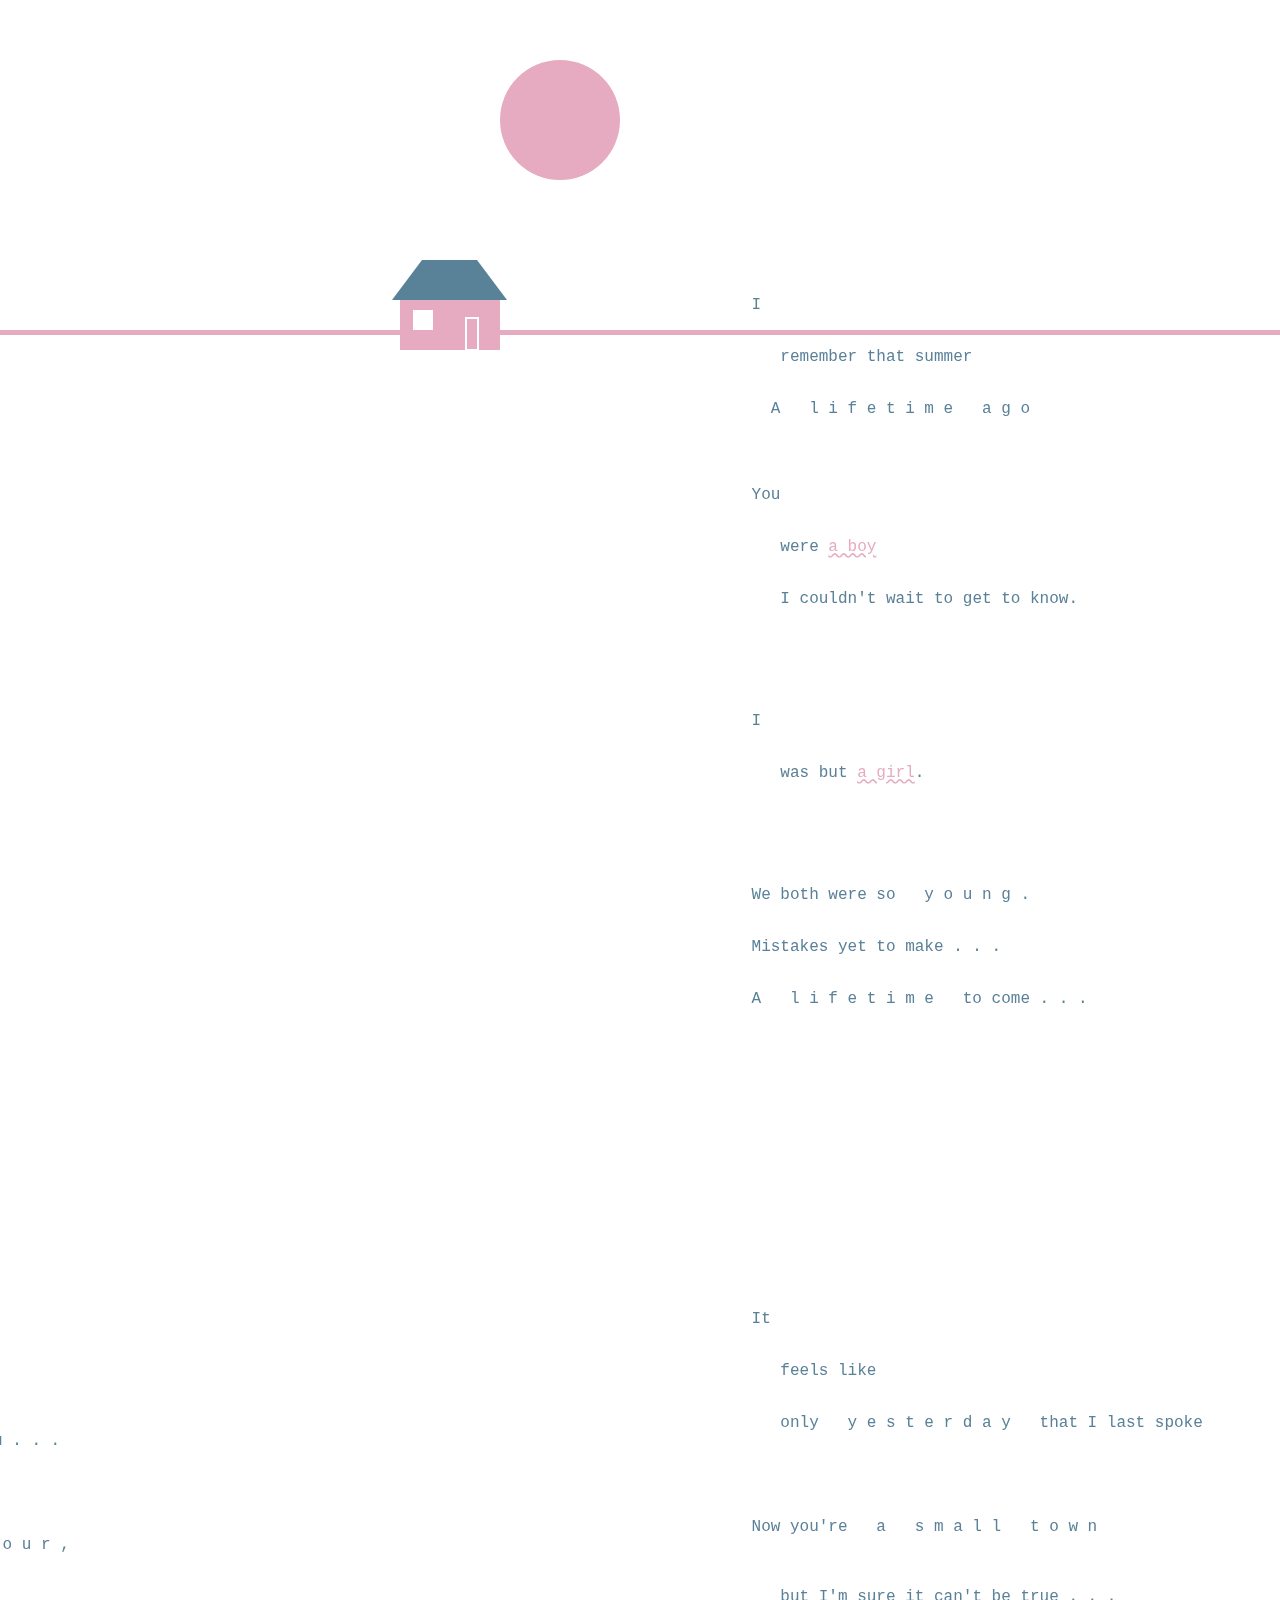
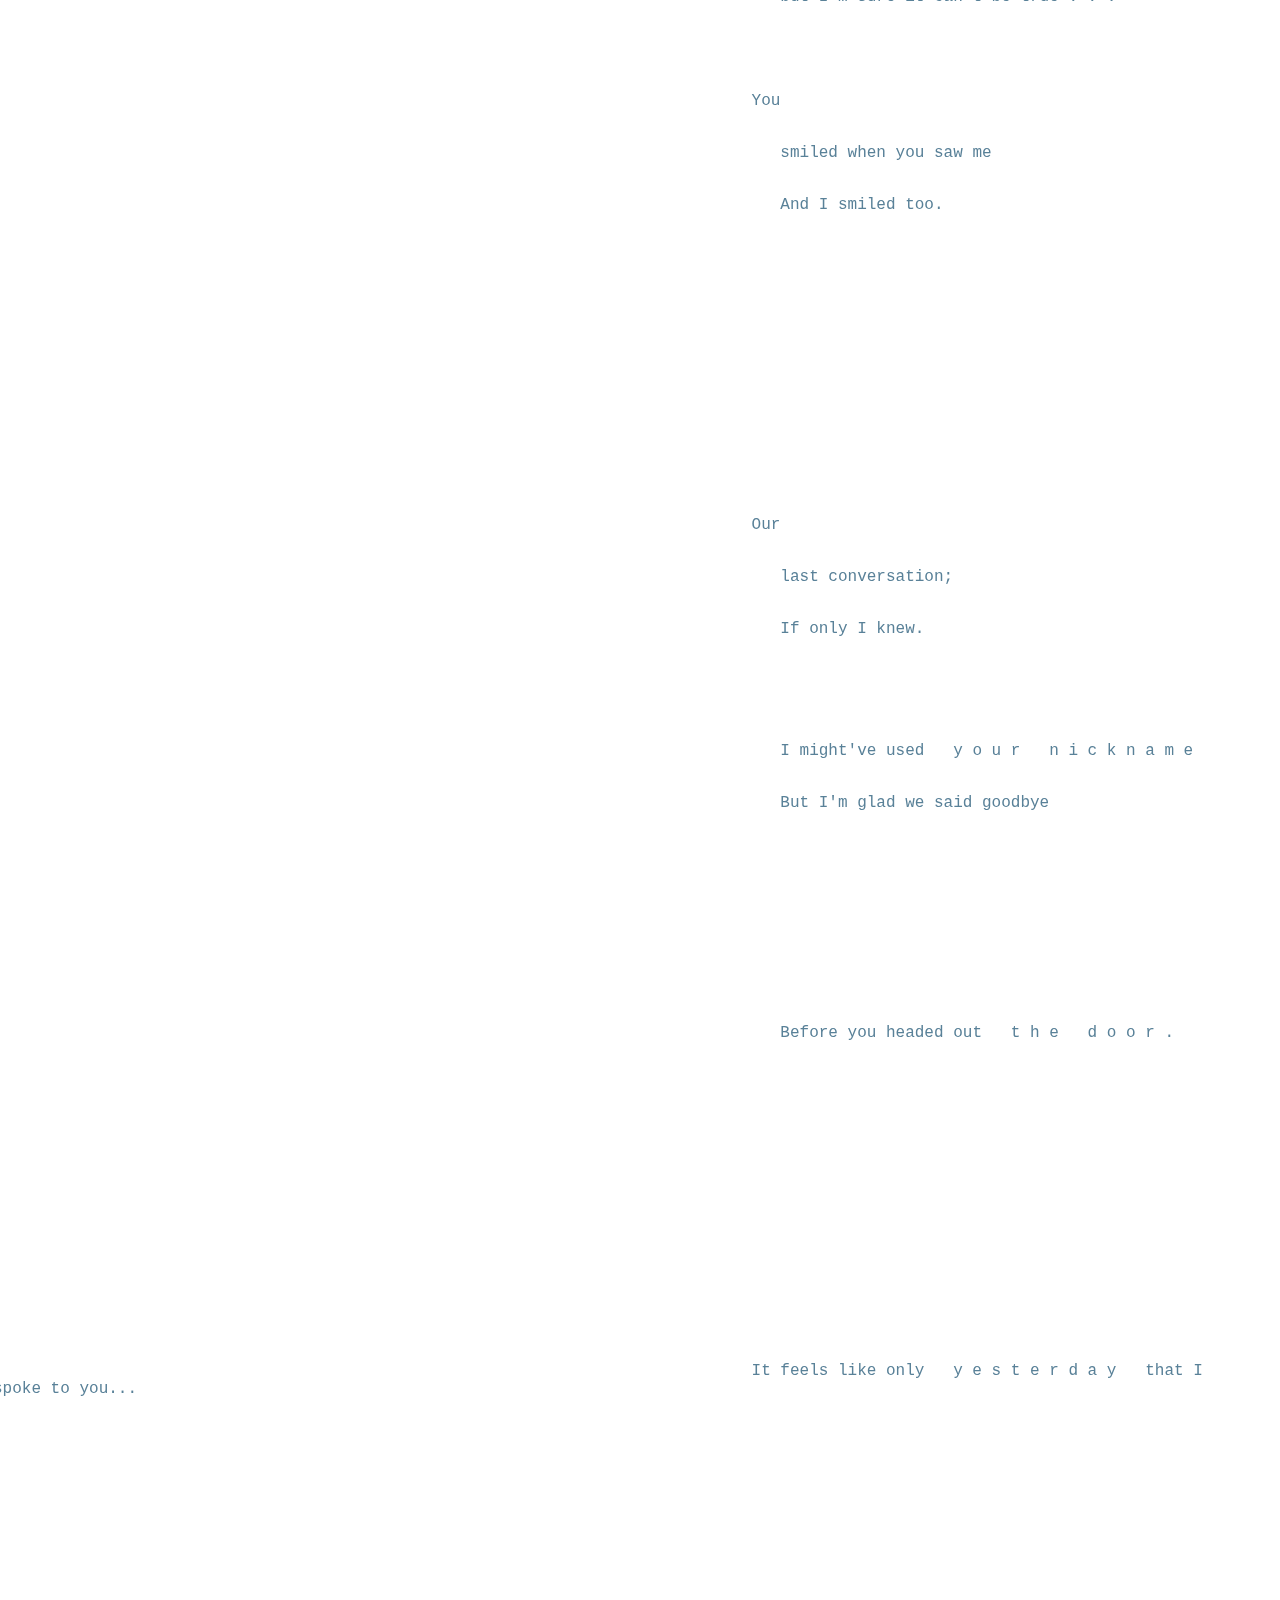
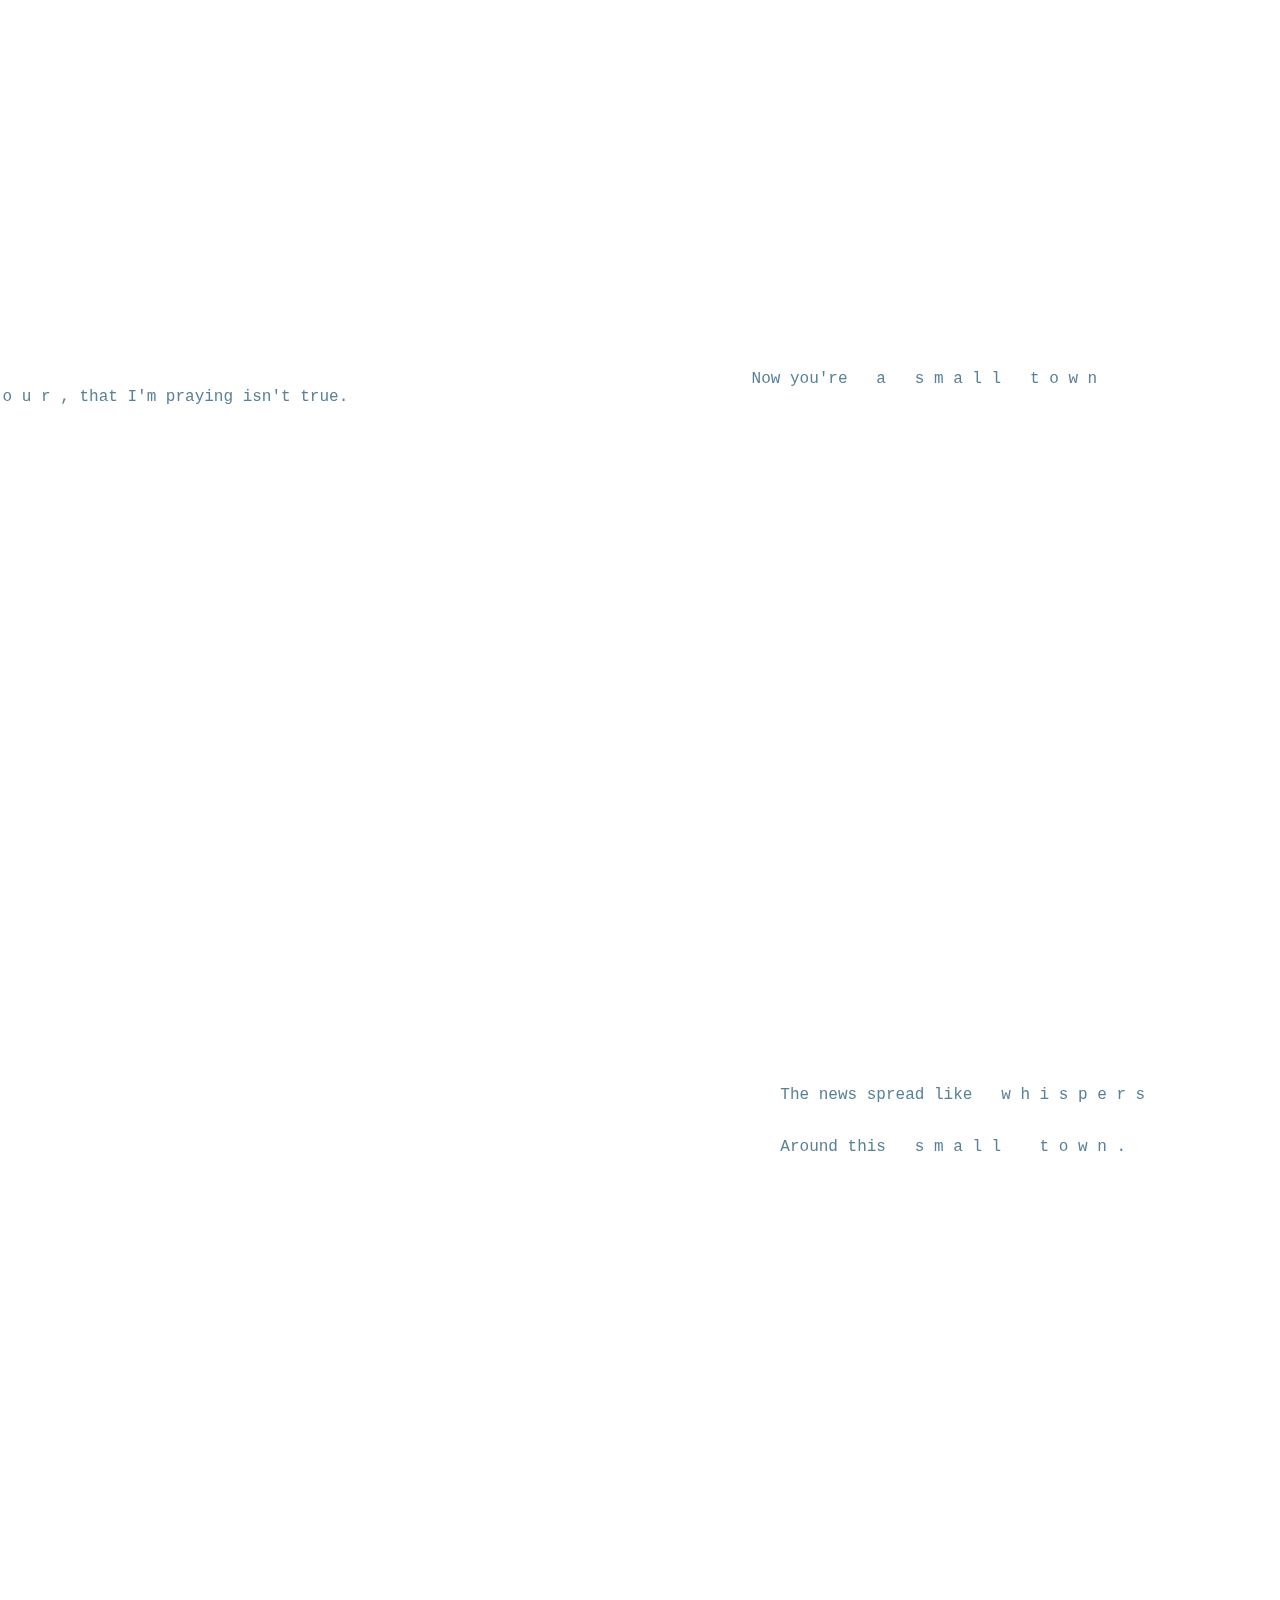
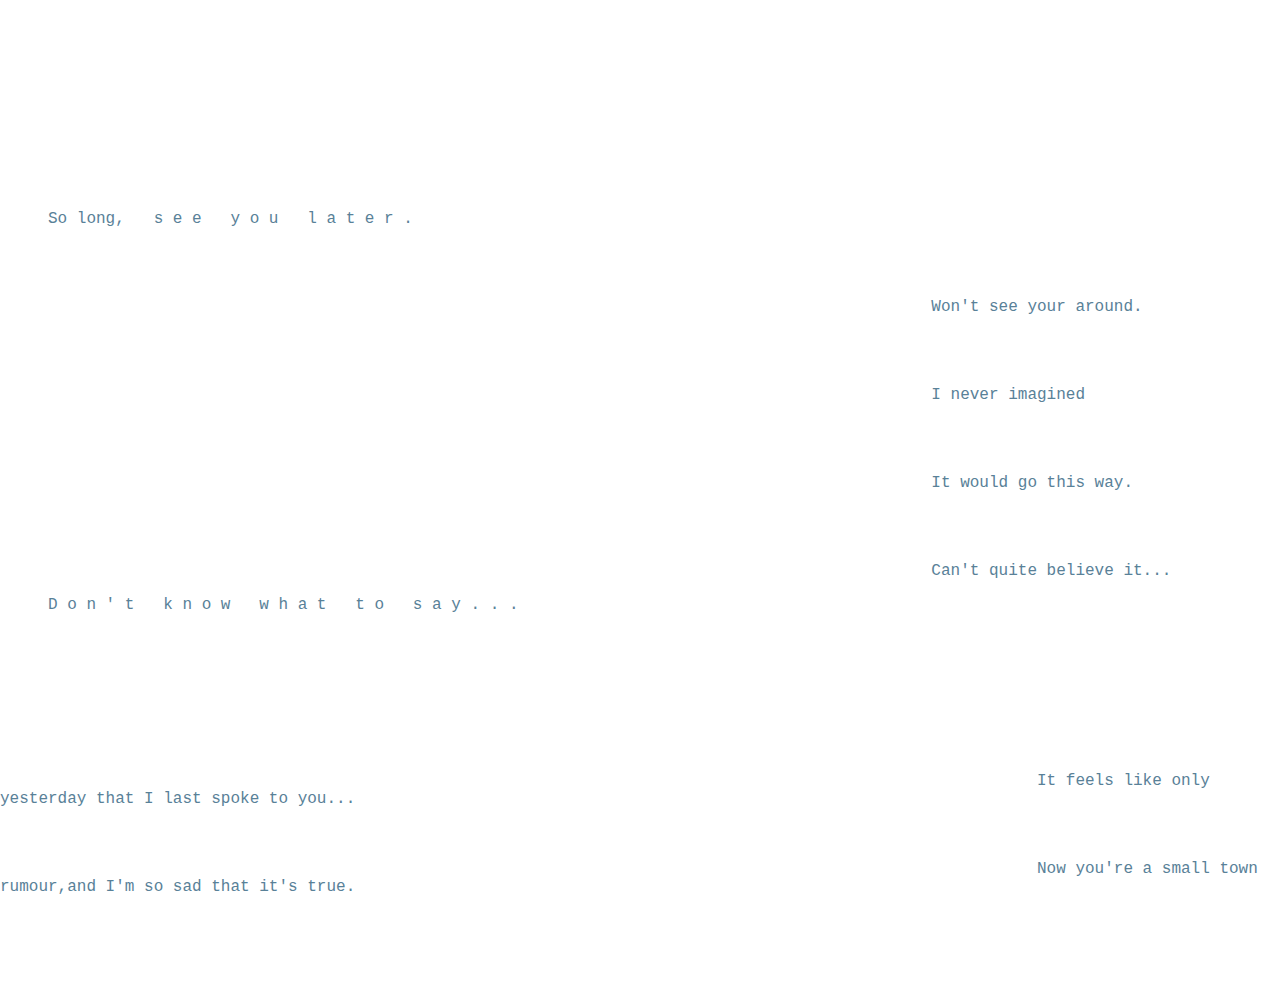
<file: thatsummer.html>
<!DOCTYPE html>
<html lang="en" dir="ltr">

<head>
  <meta charset="utf-8">
  <title>I remember that summer</title>
  <link rel="stylesheet" href="summer.css">
  </style>
</head>

<body>
  <div class="line"></div>
  <div class="container">
  <a href="#beginning">
    <div class="sun">
      <div class="link">start again</div>
    </div>
  </a>
  <a href="index.html">
  <div class="wall"></div>
  <div class="window"></div>
  <div class="door"> </div>
  <div class="roof"></div>
  </a>
  <a id="beginning">
    <br>
  </a>
  <br>
  <br>
  <br>
  <br>
  <br>
  <br>
  <br>
  <br>
  <br>
  <br>
  <br>
  <br>
  <br>

  <p><!--centering-->
    &nbsp;&nbsp;&nbsp;&nbsp;&nbsp;&nbsp;&nbsp;&nbsp;&nbsp;&nbsp;&nbsp;&nbsp;&nbsp;&nbsp;&nbsp;&nbsp;&nbsp; &nbsp;&nbsp;&nbsp;&nbsp;&nbsp;&nbsp;&nbsp;&nbsp;&nbsp;&nbsp;&nbsp;&nbsp;&nbsp;&nbsp;&nbsp;&nbsp;&nbsp;&nbsp;&nbsp;&nbsp;&nbsp;&nbsp; &nbsp;&nbsp;&nbsp;&nbsp;&nbsp;&nbsp;&nbsp;&nbsp;&nbsp;&nbsp;&nbsp;&nbsp;&nbsp;&nbsp;&nbsp;&nbsp;&nbsp;&nbsp;&nbsp;&nbsp;&nbsp;&nbsp; &nbsp;&nbsp;&nbsp;&nbsp;&nbsp;&nbsp;&nbsp;&nbsp;&nbsp;&nbsp;&nbsp;&nbsp;&nbsp;&nbsp;&nbsp;&nbsp;&nbsp;&nbsp;&nbsp;&nbsp;&nbsp;&nbsp; &nbsp;&nbsp;&nbsp;&nbsp;&nbsp;&nbsp;&nbsp;&nbsp;&nbsp;&nbsp;&nbsp;&nbsp;&nbsp;&nbsp;&nbsp;&nbsp;&nbsp;&nbsp;&nbsp;&nbsp;&nbsp;&nbsp; &nbsp;&nbsp;&nbsp;&nbsp;&nbsp;&nbsp;&nbsp;&nbsp;&nbsp;&nbsp;&nbsp;&nbsp;&nbsp;&nbsp;&nbsp;&nbsp;&nbsp;&nbsp;&nbsp;&nbsp;&nbsp;&nbsp;&nbsp;&nbsp;&nbsp;&nbsp;&nbsp;&nbsp;&nbsp;&nbsp;&nbsp;&nbsp;&nbsp;&nbsp;&nbsp;&nbsp;&nbsp;&nbsp;&nbsp;&nbsp;&nbsp;&nbsp;&nbsp;&nbsp;&nbsp;&nbsp;&nbsp;&nbsp;&nbsp;&nbsp;&nbsp;&nbsp;&nbsp;&nbsp;&nbsp;&nbsp;&nbsp;&nbsp;&nbsp;&nbsp;&nbsp;&nbsp;&nbsp;&nbsp;&nbsp;&nbsp;&nbsp;&nbsp;&nbsp;&nbsp;&nbsp;&nbsp;&nbsp;&nbsp;&nbsp;&nbsp;&nbsp;&nbsp;&nbsp;&nbsp;&nbsp;&nbsp;&nbsp;
    <!--end centering-->
    I</p>
  <p><!--centering-->
      &nbsp;&nbsp;&nbsp;&nbsp;&nbsp;&nbsp;&nbsp;&nbsp;&nbsp;&nbsp;&nbsp;&nbsp;&nbsp;&nbsp;&nbsp;&nbsp;&nbsp; &nbsp;&nbsp;&nbsp;&nbsp;&nbsp;&nbsp;&nbsp;&nbsp;&nbsp;&nbsp;&nbsp;&nbsp;&nbsp;&nbsp;&nbsp;&nbsp;&nbsp;&nbsp;&nbsp;&nbsp;&nbsp;&nbsp; &nbsp;&nbsp;&nbsp;&nbsp;&nbsp;&nbsp;&nbsp;&nbsp;&nbsp;&nbsp;&nbsp;&nbsp;&nbsp;&nbsp;&nbsp;&nbsp;&nbsp;&nbsp;&nbsp;&nbsp;&nbsp;&nbsp; &nbsp;&nbsp;&nbsp;&nbsp;&nbsp;&nbsp;&nbsp;&nbsp;&nbsp;&nbsp;&nbsp;&nbsp;&nbsp;&nbsp;&nbsp;&nbsp;&nbsp;&nbsp;&nbsp;&nbsp;&nbsp;&nbsp; &nbsp;&nbsp;&nbsp;&nbsp;&nbsp;&nbsp;&nbsp;&nbsp;&nbsp;&nbsp;&nbsp;&nbsp;&nbsp;&nbsp;&nbsp;&nbsp;&nbsp;&nbsp;&nbsp;&nbsp;&nbsp;&nbsp; &nbsp;&nbsp;&nbsp;&nbsp;&nbsp;&nbsp;&nbsp;&nbsp;&nbsp;&nbsp;&nbsp;&nbsp;&nbsp;&nbsp;&nbsp;&nbsp;&nbsp;&nbsp;&nbsp;&nbsp;&nbsp;&nbsp;&nbsp;&nbsp;&nbsp;&nbsp;&nbsp;&nbsp;&nbsp;&nbsp;&nbsp;&nbsp;&nbsp;&nbsp;&nbsp;&nbsp;&nbsp;&nbsp;&nbsp;&nbsp;&nbsp;&nbsp;&nbsp;&nbsp;&nbsp;&nbsp;&nbsp;&nbsp;&nbsp;&nbsp;&nbsp;&nbsp;&nbsp;&nbsp;&nbsp;&nbsp;&nbsp;&nbsp;&nbsp;&nbsp;&nbsp;&nbsp;&nbsp;&nbsp;&nbsp;&nbsp;&nbsp;&nbsp;&nbsp;&nbsp;&nbsp;&nbsp;&nbsp;&nbsp;&nbsp;&nbsp;&nbsp;&nbsp;&nbsp;&nbsp;&nbsp;&nbsp;&nbsp;&nbsp;&nbsp;&nbsp;
    <!--end centering-->
    remember that summer</p>

  <p><!--centering-->
    &nbsp;&nbsp;&nbsp;&nbsp;&nbsp;&nbsp;&nbsp;&nbsp;&nbsp;&nbsp;&nbsp;&nbsp;&nbsp;&nbsp;&nbsp;&nbsp;&nbsp;&nbsp; &nbsp;&nbsp;&nbsp;&nbsp;&nbsp;&nbsp;&nbsp;&nbsp;&nbsp;&nbsp;&nbsp;&nbsp;&nbsp;&nbsp;&nbsp;&nbsp;&nbsp;&nbsp;&nbsp;&nbsp;&nbsp;&nbsp; &nbsp;&nbsp;&nbsp;&nbsp;&nbsp;&nbsp;&nbsp;&nbsp;&nbsp;&nbsp;&nbsp;&nbsp;&nbsp;&nbsp;&nbsp;&nbsp;&nbsp;&nbsp;&nbsp;&nbsp;&nbsp;&nbsp; &nbsp;&nbsp;&nbsp;&nbsp;&nbsp;&nbsp;&nbsp;&nbsp;&nbsp;&nbsp;&nbsp;&nbsp;&nbsp;&nbsp;&nbsp;&nbsp;&nbsp;&nbsp;&nbsp;&nbsp;&nbsp;&nbsp; &nbsp;&nbsp;&nbsp;&nbsp;&nbsp;&nbsp;&nbsp;&nbsp;&nbsp;&nbsp;&nbsp;&nbsp;&nbsp;&nbsp;&nbsp;&nbsp;&nbsp;&nbsp;&nbsp;&nbsp;&nbsp;&nbsp; &nbsp;&nbsp;&nbsp;&nbsp;&nbsp;&nbsp;&nbsp;&nbsp;&nbsp;&nbsp;&nbsp;&nbsp;&nbsp;&nbsp;&nbsp;&nbsp;&nbsp;&nbsp;&nbsp;&nbsp;&nbsp;&nbsp;&nbsp;&nbsp;&nbsp;&nbsp;&nbsp;&nbsp;&nbsp;&nbsp;&nbsp;&nbsp;&nbsp;&nbsp;&nbsp;&nbsp;&nbsp;&nbsp;&nbsp;&nbsp;&nbsp;&nbsp;&nbsp;&nbsp;&nbsp;&nbsp;&nbsp;&nbsp;&nbsp;&nbsp;&nbsp;&nbsp;&nbsp;&nbsp;&nbsp;&nbsp;&nbsp;&nbsp;&nbsp;&nbsp;&nbsp;&nbsp;&nbsp;&nbsp;&nbsp;&nbsp;&nbsp;&nbsp;&nbsp;&nbsp;&nbsp;&nbsp;&nbsp;&nbsp;&nbsp;&nbsp;&nbsp;&nbsp;&nbsp;&nbsp;&nbsp;&nbsp;&nbsp;&nbsp;&nbsp;
    <!--end centering-->
    <!--space out words-->
    A&nbsp;&nbsp; l&nbsp;i&nbsp;f&nbsp;e&nbsp;t&nbsp;i&nbsp;m&nbsp;e&nbsp;&nbsp; a&nbsp;g&nbsp;o</p>
  <br>

  <p><!--changing alignment-->
      &nbsp;&nbsp;&nbsp;&nbsp;&nbsp;&nbsp;&nbsp;&nbsp;&nbsp;&nbsp;&nbsp;&nbsp;&nbsp;&nbsp;&nbsp;&nbsp;&nbsp; &nbsp;&nbsp;&nbsp;&nbsp;&nbsp;&nbsp;&nbsp;&nbsp;&nbsp;&nbsp;&nbsp;&nbsp;&nbsp;&nbsp;&nbsp;&nbsp;&nbsp;&nbsp;&nbsp;&nbsp;&nbsp;&nbsp; &nbsp;&nbsp;&nbsp;&nbsp;&nbsp;&nbsp;&nbsp;&nbsp;&nbsp;&nbsp;&nbsp;&nbsp;&nbsp;&nbsp;&nbsp;&nbsp;&nbsp;&nbsp;&nbsp;&nbsp;&nbsp;&nbsp; &nbsp;&nbsp;&nbsp;&nbsp;&nbsp;&nbsp;&nbsp;&nbsp;&nbsp;&nbsp;&nbsp;&nbsp;&nbsp;&nbsp;&nbsp;&nbsp;&nbsp;&nbsp;&nbsp;&nbsp;&nbsp;&nbsp; &nbsp;&nbsp;&nbsp;&nbsp;&nbsp;&nbsp;&nbsp;&nbsp;&nbsp;&nbsp;&nbsp;&nbsp;&nbsp;&nbsp;&nbsp;&nbsp;&nbsp;&nbsp;&nbsp;&nbsp;&nbsp;&nbsp; &nbsp;&nbsp;&nbsp;&nbsp;&nbsp;&nbsp;&nbsp;&nbsp;&nbsp;&nbsp;&nbsp;&nbsp;&nbsp;&nbsp;&nbsp;&nbsp;&nbsp;&nbsp;&nbsp;&nbsp;&nbsp;&nbsp;&nbsp;&nbsp;&nbsp;&nbsp;&nbsp;&nbsp;&nbsp;&nbsp;&nbsp;&nbsp;&nbsp;&nbsp;&nbsp;&nbsp;&nbsp;&nbsp;&nbsp;&nbsp;&nbsp;&nbsp;&nbsp;&nbsp;&nbsp;&nbsp;&nbsp;&nbsp;&nbsp;&nbsp;&nbsp;&nbsp;&nbsp;&nbsp;&nbsp;&nbsp;&nbsp;&nbsp;&nbsp;&nbsp;&nbsp;&nbsp;&nbsp;&nbsp;&nbsp;&nbsp;&nbsp;&nbsp;&nbsp;&nbsp;&nbsp;&nbsp;&nbsp;&nbsp;&nbsp;&nbsp;&nbsp;&nbsp;&nbsp;&nbsp;&nbsp;&nbsp;&nbsp;
    <!--end aligning-->
    You </p>
  <p><!--changing alignment-->
    &nbsp;&nbsp;&nbsp;&nbsp;&nbsp;&nbsp;&nbsp;&nbsp;&nbsp;&nbsp;&nbsp;&nbsp;&nbsp;&nbsp;&nbsp;&nbsp;&nbsp; &nbsp;&nbsp;&nbsp;&nbsp;&nbsp;&nbsp;&nbsp;&nbsp;&nbsp;&nbsp;&nbsp;&nbsp;&nbsp;&nbsp;&nbsp;&nbsp;&nbsp;&nbsp;&nbsp;&nbsp;&nbsp;&nbsp; &nbsp;&nbsp;&nbsp;&nbsp;&nbsp;&nbsp;&nbsp;&nbsp;&nbsp;&nbsp;&nbsp;&nbsp;&nbsp;&nbsp;&nbsp;&nbsp;&nbsp;&nbsp;&nbsp;&nbsp;&nbsp;&nbsp; &nbsp;&nbsp;&nbsp;&nbsp;&nbsp;&nbsp;&nbsp;&nbsp;&nbsp;&nbsp;&nbsp;&nbsp;&nbsp;&nbsp;&nbsp;&nbsp;&nbsp;&nbsp;&nbsp;&nbsp;&nbsp;&nbsp; &nbsp;&nbsp;&nbsp;&nbsp;&nbsp;&nbsp;&nbsp;&nbsp;&nbsp;&nbsp;&nbsp;&nbsp;&nbsp;&nbsp;&nbsp;&nbsp;&nbsp;&nbsp;&nbsp;&nbsp;&nbsp;&nbsp; &nbsp;&nbsp;&nbsp;&nbsp;&nbsp;&nbsp;&nbsp;&nbsp;&nbsp;&nbsp;&nbsp;&nbsp;&nbsp;&nbsp;&nbsp;&nbsp;&nbsp;&nbsp;&nbsp;&nbsp;&nbsp;&nbsp;&nbsp;&nbsp;&nbsp;&nbsp;&nbsp;&nbsp;&nbsp;&nbsp;&nbsp;&nbsp;&nbsp;&nbsp;&nbsp;&nbsp;&nbsp;&nbsp;&nbsp;&nbsp;&nbsp;&nbsp;&nbsp;&nbsp;&nbsp;&nbsp;&nbsp;&nbsp;&nbsp;&nbsp;&nbsp;&nbsp;&nbsp;&nbsp;&nbsp;&nbsp;&nbsp;&nbsp;&nbsp;&nbsp;&nbsp;&nbsp;&nbsp;&nbsp;&nbsp;&nbsp;&nbsp;&nbsp;&nbsp;&nbsp;&nbsp;&nbsp;&nbsp;&nbsp;&nbsp;&nbsp;&nbsp;&nbsp;&nbsp;&nbsp;&nbsp;&nbsp;&nbsp;&nbsp;&nbsp;&nbsp;
    <!--end aligning-->
    were <span>a boy</span></p>
  <p><!--changing alignment-->
    &nbsp;&nbsp;&nbsp;&nbsp;&nbsp;&nbsp;&nbsp;&nbsp;&nbsp;&nbsp;&nbsp;&nbsp;&nbsp;&nbsp;&nbsp;&nbsp;&nbsp; &nbsp;&nbsp;&nbsp;&nbsp;&nbsp;&nbsp;&nbsp;&nbsp;&nbsp;&nbsp;&nbsp;&nbsp;&nbsp;&nbsp;&nbsp;&nbsp;&nbsp;&nbsp;&nbsp;&nbsp;&nbsp;&nbsp; &nbsp;&nbsp;&nbsp;&nbsp;&nbsp;&nbsp;&nbsp;&nbsp;&nbsp;&nbsp;&nbsp;&nbsp;&nbsp;&nbsp;&nbsp;&nbsp;&nbsp;&nbsp;&nbsp;&nbsp;&nbsp;&nbsp; &nbsp;&nbsp;&nbsp;&nbsp;&nbsp;&nbsp;&nbsp;&nbsp;&nbsp;&nbsp;&nbsp;&nbsp;&nbsp;&nbsp;&nbsp;&nbsp;&nbsp;&nbsp;&nbsp;&nbsp;&nbsp;&nbsp; &nbsp;&nbsp;&nbsp;&nbsp;&nbsp;&nbsp;&nbsp;&nbsp;&nbsp;&nbsp;&nbsp;&nbsp;&nbsp;&nbsp;&nbsp;&nbsp;&nbsp;&nbsp;&nbsp;&nbsp;&nbsp;&nbsp; &nbsp;&nbsp;&nbsp;&nbsp;&nbsp;&nbsp;&nbsp;&nbsp;&nbsp;&nbsp;&nbsp;&nbsp;&nbsp;&nbsp;&nbsp;&nbsp;&nbsp;&nbsp;&nbsp;&nbsp;&nbsp;&nbsp;&nbsp;&nbsp;&nbsp;&nbsp;&nbsp;&nbsp;&nbsp;&nbsp;&nbsp;&nbsp;&nbsp;&nbsp;&nbsp;&nbsp;&nbsp;&nbsp;&nbsp;&nbsp;&nbsp;&nbsp;&nbsp;&nbsp;&nbsp;&nbsp;&nbsp;&nbsp;&nbsp;&nbsp;&nbsp;&nbsp;&nbsp;&nbsp;&nbsp;&nbsp;&nbsp;&nbsp;&nbsp;&nbsp;&nbsp;&nbsp;&nbsp;&nbsp;&nbsp;&nbsp;&nbsp;&nbsp;&nbsp;&nbsp;&nbsp;&nbsp;&nbsp;&nbsp;&nbsp;&nbsp;&nbsp;&nbsp;&nbsp;&nbsp;&nbsp;&nbsp;&nbsp;&nbsp;&nbsp;&nbsp;
    <!--end aligning-->
    I couldn't wait to get to know.</p>
  <br>
  <br>
  <br>

  <p>
    <!--changing alignment-->
      &nbsp;&nbsp;&nbsp;&nbsp;&nbsp;&nbsp;&nbsp;&nbsp;&nbsp;&nbsp;&nbsp;&nbsp;&nbsp;&nbsp;&nbsp;&nbsp;&nbsp; &nbsp;&nbsp;&nbsp;&nbsp;&nbsp;&nbsp;&nbsp;&nbsp;&nbsp;&nbsp;&nbsp;&nbsp;&nbsp;&nbsp;&nbsp;&nbsp;&nbsp;&nbsp;&nbsp;&nbsp;&nbsp;&nbsp; &nbsp;&nbsp;&nbsp;&nbsp;&nbsp;&nbsp;&nbsp;&nbsp;&nbsp;&nbsp;&nbsp;&nbsp;&nbsp;&nbsp;&nbsp;&nbsp;&nbsp;&nbsp;&nbsp;&nbsp;&nbsp;&nbsp; &nbsp;&nbsp;&nbsp;&nbsp;&nbsp;&nbsp;&nbsp;&nbsp;&nbsp;&nbsp;&nbsp;&nbsp;&nbsp;&nbsp;&nbsp;&nbsp;&nbsp;&nbsp;&nbsp;&nbsp;&nbsp;&nbsp; &nbsp;&nbsp;&nbsp;&nbsp;&nbsp;&nbsp;&nbsp;&nbsp;&nbsp;&nbsp;&nbsp;&nbsp;&nbsp;&nbsp;&nbsp;&nbsp;&nbsp;&nbsp;&nbsp;&nbsp;&nbsp;&nbsp; &nbsp;&nbsp;&nbsp;&nbsp;&nbsp;&nbsp;&nbsp;&nbsp;&nbsp;&nbsp;&nbsp;&nbsp;&nbsp;&nbsp;&nbsp;&nbsp;&nbsp;&nbsp;&nbsp;&nbsp;&nbsp;&nbsp;&nbsp;&nbsp;&nbsp;&nbsp;&nbsp;&nbsp;&nbsp;&nbsp;&nbsp;&nbsp;&nbsp;&nbsp;&nbsp;&nbsp;&nbsp;&nbsp;&nbsp;&nbsp;&nbsp;&nbsp;&nbsp;&nbsp;&nbsp;&nbsp;&nbsp;&nbsp;&nbsp;&nbsp;&nbsp;&nbsp;&nbsp;&nbsp;&nbsp;&nbsp;&nbsp;&nbsp;&nbsp;&nbsp;&nbsp;&nbsp;&nbsp;&nbsp;&nbsp;&nbsp;&nbsp;&nbsp;&nbsp;&nbsp;&nbsp;&nbsp;&nbsp;&nbsp;&nbsp;&nbsp;&nbsp;&nbsp;&nbsp;&nbsp;&nbsp;&nbsp;&nbsp;
    <!--end aligning-->
    I</p>
  <p><!--changing alignment-->
    &nbsp;&nbsp;&nbsp;&nbsp;&nbsp;&nbsp;&nbsp;&nbsp;&nbsp;&nbsp;&nbsp;&nbsp;&nbsp;&nbsp;&nbsp;&nbsp;&nbsp; &nbsp;&nbsp;&nbsp;&nbsp;&nbsp;&nbsp;&nbsp;&nbsp;&nbsp;&nbsp;&nbsp;&nbsp;&nbsp;&nbsp;&nbsp;&nbsp;&nbsp;&nbsp;&nbsp;&nbsp;&nbsp;&nbsp; &nbsp;&nbsp;&nbsp;&nbsp;&nbsp;&nbsp;&nbsp;&nbsp;&nbsp;&nbsp;&nbsp;&nbsp;&nbsp;&nbsp;&nbsp;&nbsp;&nbsp;&nbsp;&nbsp;&nbsp;&nbsp;&nbsp; &nbsp;&nbsp;&nbsp;&nbsp;&nbsp;&nbsp;&nbsp;&nbsp;&nbsp;&nbsp;&nbsp;&nbsp;&nbsp;&nbsp;&nbsp;&nbsp;&nbsp;&nbsp;&nbsp;&nbsp;&nbsp;&nbsp; &nbsp;&nbsp;&nbsp;&nbsp;&nbsp;&nbsp;&nbsp;&nbsp;&nbsp;&nbsp;&nbsp;&nbsp;&nbsp;&nbsp;&nbsp;&nbsp;&nbsp;&nbsp;&nbsp;&nbsp;&nbsp;&nbsp; &nbsp;&nbsp;&nbsp;&nbsp;&nbsp;&nbsp;&nbsp;&nbsp;&nbsp;&nbsp;&nbsp;&nbsp;&nbsp;&nbsp;&nbsp;&nbsp;&nbsp;&nbsp;&nbsp;&nbsp;&nbsp;&nbsp;&nbsp;&nbsp;&nbsp;&nbsp;&nbsp;&nbsp;&nbsp;&nbsp;&nbsp;&nbsp;&nbsp;&nbsp;&nbsp;&nbsp;&nbsp;&nbsp;&nbsp;&nbsp;&nbsp;&nbsp;&nbsp;&nbsp;&nbsp;&nbsp;&nbsp;&nbsp;&nbsp;&nbsp;&nbsp;&nbsp;&nbsp;&nbsp;&nbsp;&nbsp;&nbsp;&nbsp;&nbsp;&nbsp;&nbsp;&nbsp;&nbsp;&nbsp;&nbsp;&nbsp;&nbsp;&nbsp;&nbsp;&nbsp;&nbsp;&nbsp;&nbsp;&nbsp;&nbsp;&nbsp;&nbsp;&nbsp;&nbsp;&nbsp;&nbsp;&nbsp;&nbsp;&nbsp;&nbsp;&nbsp;
    <!--end aligning-->was but <span>a girl</span>.</p>

  <br>
  <br>
  <br>

  <p><!--changing alignment-->
    &nbsp;&nbsp;&nbsp;&nbsp;&nbsp;&nbsp;&nbsp;&nbsp;&nbsp;&nbsp;&nbsp;&nbsp;&nbsp;&nbsp;&nbsp;&nbsp;&nbsp; &nbsp;&nbsp;&nbsp;&nbsp;&nbsp;&nbsp;&nbsp;&nbsp;&nbsp;&nbsp;&nbsp;&nbsp;&nbsp;&nbsp;&nbsp;&nbsp;&nbsp;&nbsp;&nbsp;&nbsp;&nbsp;&nbsp; &nbsp;&nbsp;&nbsp;&nbsp;&nbsp;&nbsp;&nbsp;&nbsp;&nbsp;&nbsp;&nbsp;&nbsp;&nbsp;&nbsp;&nbsp;&nbsp;&nbsp;&nbsp;&nbsp;&nbsp;&nbsp;&nbsp; &nbsp;&nbsp;&nbsp;&nbsp;&nbsp;&nbsp;&nbsp;&nbsp;&nbsp;&nbsp;&nbsp;&nbsp;&nbsp;&nbsp;&nbsp;&nbsp;&nbsp;&nbsp;&nbsp;&nbsp;&nbsp;&nbsp; &nbsp;&nbsp;&nbsp;&nbsp;&nbsp;&nbsp;&nbsp;&nbsp;&nbsp;&nbsp;&nbsp;&nbsp;&nbsp;&nbsp;&nbsp;&nbsp;&nbsp;&nbsp;&nbsp;&nbsp;&nbsp;&nbsp; &nbsp;&nbsp;&nbsp;&nbsp;&nbsp;&nbsp;&nbsp;&nbsp;&nbsp;&nbsp;&nbsp;&nbsp;&nbsp;&nbsp;&nbsp;&nbsp;&nbsp;&nbsp;&nbsp;&nbsp;&nbsp;&nbsp;&nbsp;&nbsp;&nbsp;&nbsp;&nbsp;&nbsp;&nbsp;&nbsp;&nbsp;&nbsp;&nbsp;&nbsp;&nbsp;&nbsp;&nbsp;&nbsp;&nbsp;&nbsp;&nbsp;&nbsp;&nbsp;&nbsp;&nbsp;&nbsp;&nbsp;&nbsp;&nbsp;&nbsp;&nbsp;&nbsp;&nbsp;&nbsp;&nbsp;&nbsp;&nbsp;&nbsp;&nbsp;&nbsp;&nbsp;&nbsp;&nbsp;&nbsp;&nbsp;&nbsp;&nbsp;&nbsp;&nbsp;&nbsp;&nbsp;&nbsp;&nbsp;&nbsp;&nbsp;&nbsp;&nbsp;&nbsp;&nbsp;&nbsp;&nbsp;&nbsp;&nbsp;
    <!--end aligning-->
    We both were so&nbsp;&nbsp; y&nbsp;o&nbsp;u&nbsp;n&nbsp;g&nbsp;.</p>
  <p><!--changing alignment-->
    &nbsp;&nbsp;&nbsp;&nbsp;&nbsp;&nbsp;&nbsp;&nbsp;&nbsp;&nbsp;&nbsp;&nbsp;&nbsp;&nbsp;&nbsp;&nbsp;&nbsp; &nbsp;&nbsp;&nbsp;&nbsp;&nbsp;&nbsp;&nbsp;&nbsp;&nbsp;&nbsp;&nbsp;&nbsp;&nbsp;&nbsp;&nbsp;&nbsp;&nbsp;&nbsp;&nbsp;&nbsp;&nbsp;&nbsp; &nbsp;&nbsp;&nbsp;&nbsp;&nbsp;&nbsp;&nbsp;&nbsp;&nbsp;&nbsp;&nbsp;&nbsp;&nbsp;&nbsp;&nbsp;&nbsp;&nbsp;&nbsp;&nbsp;&nbsp;&nbsp;&nbsp; &nbsp;&nbsp;&nbsp;&nbsp;&nbsp;&nbsp;&nbsp;&nbsp;&nbsp;&nbsp;&nbsp;&nbsp;&nbsp;&nbsp;&nbsp;&nbsp;&nbsp;&nbsp;&nbsp;&nbsp;&nbsp;&nbsp; &nbsp;&nbsp;&nbsp;&nbsp;&nbsp;&nbsp;&nbsp;&nbsp;&nbsp;&nbsp;&nbsp;&nbsp;&nbsp;&nbsp;&nbsp;&nbsp;&nbsp;&nbsp;&nbsp;&nbsp;&nbsp;&nbsp; &nbsp;&nbsp;&nbsp;&nbsp;&nbsp;&nbsp;&nbsp;&nbsp;&nbsp;&nbsp;&nbsp;&nbsp;&nbsp;&nbsp;&nbsp;&nbsp;&nbsp;&nbsp;&nbsp;&nbsp;&nbsp;&nbsp;&nbsp;&nbsp;&nbsp;&nbsp;&nbsp;&nbsp;&nbsp;&nbsp;&nbsp;&nbsp;&nbsp;&nbsp;&nbsp;&nbsp;&nbsp;&nbsp;&nbsp;&nbsp;&nbsp;&nbsp;&nbsp;&nbsp;&nbsp;&nbsp;&nbsp;&nbsp;&nbsp;&nbsp;&nbsp;&nbsp;&nbsp;&nbsp;&nbsp;&nbsp;&nbsp;&nbsp;&nbsp;&nbsp;&nbsp;&nbsp;&nbsp;&nbsp;&nbsp;&nbsp;&nbsp;&nbsp;&nbsp;&nbsp;&nbsp;&nbsp;&nbsp;&nbsp;&nbsp;&nbsp;&nbsp;&nbsp;&nbsp;&nbsp;&nbsp;&nbsp;&nbsp;
    <!--end alignment-->
    Mistakes yet to make&nbsp;.&nbsp;.&nbsp;.</p>

  <p><!--changing alignment-->
    &nbsp;&nbsp;&nbsp;&nbsp;&nbsp;&nbsp;&nbsp;&nbsp;&nbsp;&nbsp;&nbsp;&nbsp;&nbsp;&nbsp;&nbsp;&nbsp;&nbsp; &nbsp;&nbsp;&nbsp;&nbsp;&nbsp;&nbsp;&nbsp;&nbsp;&nbsp;&nbsp;&nbsp;&nbsp;&nbsp;&nbsp;&nbsp;&nbsp;&nbsp;&nbsp;&nbsp;&nbsp;&nbsp;&nbsp; &nbsp;&nbsp;&nbsp;&nbsp;&nbsp;&nbsp;&nbsp;&nbsp;&nbsp;&nbsp;&nbsp;&nbsp;&nbsp;&nbsp;&nbsp;&nbsp;&nbsp;&nbsp;&nbsp;&nbsp;&nbsp;&nbsp; &nbsp;&nbsp;&nbsp;&nbsp;&nbsp;&nbsp;&nbsp;&nbsp;&nbsp;&nbsp;&nbsp;&nbsp;&nbsp;&nbsp;&nbsp;&nbsp;&nbsp;&nbsp;&nbsp;&nbsp;&nbsp;&nbsp; &nbsp;&nbsp;&nbsp;&nbsp;&nbsp;&nbsp;&nbsp;&nbsp;&nbsp;&nbsp;&nbsp;&nbsp;&nbsp;&nbsp;&nbsp;&nbsp;&nbsp;&nbsp;&nbsp;&nbsp;&nbsp;&nbsp; &nbsp;&nbsp;&nbsp;&nbsp;&nbsp;&nbsp;&nbsp;&nbsp;&nbsp;&nbsp;&nbsp;&nbsp;&nbsp;&nbsp;&nbsp;&nbsp;&nbsp;&nbsp;&nbsp;&nbsp;&nbsp;&nbsp;&nbsp;&nbsp;&nbsp;&nbsp;&nbsp;&nbsp;&nbsp;&nbsp;&nbsp;&nbsp;&nbsp;&nbsp;&nbsp;&nbsp;&nbsp;&nbsp;&nbsp;&nbsp;&nbsp;&nbsp;&nbsp;&nbsp;&nbsp;&nbsp;&nbsp;&nbsp;&nbsp;&nbsp;&nbsp;&nbsp;&nbsp;&nbsp;&nbsp;&nbsp;&nbsp;&nbsp;&nbsp;&nbsp;&nbsp;&nbsp;&nbsp;&nbsp;&nbsp;&nbsp;&nbsp;&nbsp;&nbsp;&nbsp;&nbsp;&nbsp;&nbsp;&nbsp;&nbsp;&nbsp;&nbsp;&nbsp;&nbsp;&nbsp;&nbsp;&nbsp;&nbsp;
    <!--end alignment-->
    A&nbsp;&nbsp; l&nbsp;i&nbsp;f&nbsp;e&nbsp;t&nbsp;i&nbsp;m&nbsp;e&nbsp;&nbsp; to come&nbsp;.&nbsp;.&nbsp;.</p>
    <br>
    <br>
    <br>
    <br>
    <br>
    <br>
    <br>
    <br>
    <br>
    <br>
    <br>
    <br>
    <br>
    <br>
  <p><!--changing alignment-->
    &nbsp;&nbsp;&nbsp;&nbsp;&nbsp;&nbsp;&nbsp;&nbsp;&nbsp;&nbsp;&nbsp;&nbsp;&nbsp;&nbsp;&nbsp;&nbsp;&nbsp; &nbsp;&nbsp;&nbsp;&nbsp;&nbsp;&nbsp;&nbsp;&nbsp;&nbsp;&nbsp;&nbsp;&nbsp;&nbsp;&nbsp;&nbsp;&nbsp;&nbsp;&nbsp;&nbsp;&nbsp;&nbsp;&nbsp; &nbsp;&nbsp;&nbsp;&nbsp;&nbsp;&nbsp;&nbsp;&nbsp;&nbsp;&nbsp;&nbsp;&nbsp;&nbsp;&nbsp;&nbsp;&nbsp;&nbsp;&nbsp;&nbsp;&nbsp;&nbsp;&nbsp; &nbsp;&nbsp;&nbsp;&nbsp;&nbsp;&nbsp;&nbsp;&nbsp;&nbsp;&nbsp;&nbsp;&nbsp;&nbsp;&nbsp;&nbsp;&nbsp;&nbsp;&nbsp;&nbsp;&nbsp;&nbsp;&nbsp; &nbsp;&nbsp;&nbsp;&nbsp;&nbsp;&nbsp;&nbsp;&nbsp;&nbsp;&nbsp;&nbsp;&nbsp;&nbsp;&nbsp;&nbsp;&nbsp;&nbsp;&nbsp;&nbsp;&nbsp;&nbsp;&nbsp; &nbsp;&nbsp;&nbsp;&nbsp;&nbsp;&nbsp;&nbsp;&nbsp;&nbsp;&nbsp;&nbsp;&nbsp;&nbsp;&nbsp;&nbsp;&nbsp;&nbsp;&nbsp;&nbsp;&nbsp;&nbsp;&nbsp;&nbsp;&nbsp;&nbsp;&nbsp;&nbsp;&nbsp;&nbsp;&nbsp;&nbsp;&nbsp;&nbsp;&nbsp;&nbsp;&nbsp;&nbsp;&nbsp;&nbsp;&nbsp;&nbsp;&nbsp;&nbsp;&nbsp;&nbsp;&nbsp;&nbsp;&nbsp;&nbsp;&nbsp;&nbsp;&nbsp;&nbsp;&nbsp;&nbsp;&nbsp;&nbsp;&nbsp;&nbsp;&nbsp;&nbsp;&nbsp;&nbsp;&nbsp;&nbsp;&nbsp;&nbsp;&nbsp;&nbsp;&nbsp;&nbsp;&nbsp;&nbsp;&nbsp;&nbsp;&nbsp;&nbsp;&nbsp;&nbsp;&nbsp;&nbsp;&nbsp;&nbsp;
    <!--end aligning-->
    It</p>
  <p><!--centering-->
      &nbsp;&nbsp;&nbsp;&nbsp;&nbsp;&nbsp;&nbsp;&nbsp;&nbsp;&nbsp;&nbsp;&nbsp;&nbsp;&nbsp;&nbsp;&nbsp;&nbsp; &nbsp;&nbsp;&nbsp;&nbsp;&nbsp;&nbsp;&nbsp;&nbsp;&nbsp;&nbsp;&nbsp;&nbsp;&nbsp;&nbsp;&nbsp;&nbsp;&nbsp;&nbsp;&nbsp;&nbsp;&nbsp;&nbsp; &nbsp;&nbsp;&nbsp;&nbsp;&nbsp;&nbsp;&nbsp;&nbsp;&nbsp;&nbsp;&nbsp;&nbsp;&nbsp;&nbsp;&nbsp;&nbsp;&nbsp;&nbsp;&nbsp;&nbsp;&nbsp;&nbsp; &nbsp;&nbsp;&nbsp;&nbsp;&nbsp;&nbsp;&nbsp;&nbsp;&nbsp;&nbsp;&nbsp;&nbsp;&nbsp;&nbsp;&nbsp;&nbsp;&nbsp;&nbsp;&nbsp;&nbsp;&nbsp;&nbsp; &nbsp;&nbsp;&nbsp;&nbsp;&nbsp;&nbsp;&nbsp;&nbsp;&nbsp;&nbsp;&nbsp;&nbsp;&nbsp;&nbsp;&nbsp;&nbsp;&nbsp;&nbsp;&nbsp;&nbsp;&nbsp;&nbsp; &nbsp;&nbsp;&nbsp;&nbsp;&nbsp;&nbsp;&nbsp;&nbsp;&nbsp;&nbsp;&nbsp;&nbsp;&nbsp;&nbsp;&nbsp;&nbsp;&nbsp;&nbsp;&nbsp;&nbsp;&nbsp;&nbsp;&nbsp;&nbsp;&nbsp;&nbsp;&nbsp;&nbsp;&nbsp;&nbsp;&nbsp;&nbsp;&nbsp;&nbsp;&nbsp;&nbsp;&nbsp;&nbsp;&nbsp;&nbsp;&nbsp;&nbsp;&nbsp;&nbsp;&nbsp;&nbsp;&nbsp;&nbsp;&nbsp;&nbsp;&nbsp;&nbsp;&nbsp;&nbsp;&nbsp;&nbsp;&nbsp;&nbsp;&nbsp;&nbsp;&nbsp;&nbsp;&nbsp;&nbsp;&nbsp;&nbsp;&nbsp;&nbsp;&nbsp;&nbsp;&nbsp;&nbsp;&nbsp;&nbsp;&nbsp;&nbsp;&nbsp;&nbsp;&nbsp;&nbsp;&nbsp;&nbsp;&nbsp;&nbsp;&nbsp;&nbsp;
    <!--end centering-->
    feels like</p>
  <p><!--centering-->
      &nbsp;&nbsp;&nbsp;&nbsp;&nbsp;&nbsp;&nbsp;&nbsp;&nbsp;&nbsp;&nbsp;&nbsp;&nbsp;&nbsp;&nbsp;&nbsp;&nbsp; &nbsp;&nbsp;&nbsp;&nbsp;&nbsp;&nbsp;&nbsp;&nbsp;&nbsp;&nbsp;&nbsp;&nbsp;&nbsp;&nbsp;&nbsp;&nbsp;&nbsp;&nbsp;&nbsp;&nbsp;&nbsp;&nbsp; &nbsp;&nbsp;&nbsp;&nbsp;&nbsp;&nbsp;&nbsp;&nbsp;&nbsp;&nbsp;&nbsp;&nbsp;&nbsp;&nbsp;&nbsp;&nbsp;&nbsp;&nbsp;&nbsp;&nbsp;&nbsp;&nbsp; &nbsp;&nbsp;&nbsp;&nbsp;&nbsp;&nbsp;&nbsp;&nbsp;&nbsp;&nbsp;&nbsp;&nbsp;&nbsp;&nbsp;&nbsp;&nbsp;&nbsp;&nbsp;&nbsp;&nbsp;&nbsp;&nbsp; &nbsp;&nbsp;&nbsp;&nbsp;&nbsp;&nbsp;&nbsp;&nbsp;&nbsp;&nbsp;&nbsp;&nbsp;&nbsp;&nbsp;&nbsp;&nbsp;&nbsp;&nbsp;&nbsp;&nbsp;&nbsp;&nbsp; &nbsp;&nbsp;&nbsp;&nbsp;&nbsp;&nbsp;&nbsp;&nbsp;&nbsp;&nbsp;&nbsp;&nbsp;&nbsp;&nbsp;&nbsp;&nbsp;&nbsp;&nbsp;&nbsp;&nbsp;&nbsp;&nbsp;&nbsp;&nbsp;&nbsp;&nbsp;&nbsp;&nbsp;&nbsp;&nbsp;&nbsp;&nbsp;&nbsp;&nbsp;&nbsp;&nbsp;&nbsp;&nbsp;&nbsp;&nbsp;&nbsp;&nbsp;&nbsp;&nbsp;&nbsp;&nbsp;&nbsp;&nbsp;&nbsp;&nbsp;&nbsp;&nbsp;&nbsp;&nbsp;&nbsp;&nbsp;&nbsp;&nbsp;&nbsp;&nbsp;&nbsp;&nbsp;&nbsp;&nbsp;&nbsp;&nbsp;&nbsp;&nbsp;&nbsp;&nbsp;&nbsp;&nbsp;&nbsp;&nbsp;&nbsp;&nbsp;&nbsp;&nbsp;&nbsp;&nbsp;&nbsp;&nbsp;&nbsp;&nbsp;&nbsp;&nbsp;
    <!--end centering-->
    only &nbsp;&nbsp;y&nbsp;e&nbsp;s&nbsp;t&nbsp;e&nbsp;r&nbsp;d&nbsp;a&nbsp;y&nbsp;&nbsp; that I last spoke to you&nbsp;.&nbsp;.&nbsp;.</p>
  <br>
  <p><!--changing alignment-->
    &nbsp;&nbsp;&nbsp;&nbsp;&nbsp;&nbsp;&nbsp;&nbsp;&nbsp;&nbsp;&nbsp;&nbsp;&nbsp;&nbsp;&nbsp;&nbsp;&nbsp; &nbsp;&nbsp;&nbsp;&nbsp;&nbsp;&nbsp;&nbsp;&nbsp;&nbsp;&nbsp;&nbsp;&nbsp;&nbsp;&nbsp;&nbsp;&nbsp;&nbsp;&nbsp;&nbsp;&nbsp;&nbsp;&nbsp; &nbsp;&nbsp;&nbsp;&nbsp;&nbsp;&nbsp;&nbsp;&nbsp;&nbsp;&nbsp;&nbsp;&nbsp;&nbsp;&nbsp;&nbsp;&nbsp;&nbsp;&nbsp;&nbsp;&nbsp;&nbsp;&nbsp; &nbsp;&nbsp;&nbsp;&nbsp;&nbsp;&nbsp;&nbsp;&nbsp;&nbsp;&nbsp;&nbsp;&nbsp;&nbsp;&nbsp;&nbsp;&nbsp;&nbsp;&nbsp;&nbsp;&nbsp;&nbsp;&nbsp; &nbsp;&nbsp;&nbsp;&nbsp;&nbsp;&nbsp;&nbsp;&nbsp;&nbsp;&nbsp;&nbsp;&nbsp;&nbsp;&nbsp;&nbsp;&nbsp;&nbsp;&nbsp;&nbsp;&nbsp;&nbsp;&nbsp; &nbsp;&nbsp;&nbsp;&nbsp;&nbsp;&nbsp;&nbsp;&nbsp;&nbsp;&nbsp;&nbsp;&nbsp;&nbsp;&nbsp;&nbsp;&nbsp;&nbsp;&nbsp;&nbsp;&nbsp;&nbsp;&nbsp;&nbsp;&nbsp;&nbsp;&nbsp;&nbsp;&nbsp;&nbsp;&nbsp;&nbsp;&nbsp;&nbsp;&nbsp;&nbsp;&nbsp;&nbsp;&nbsp;&nbsp;&nbsp;&nbsp;&nbsp;&nbsp;&nbsp;&nbsp;&nbsp;&nbsp;&nbsp;&nbsp;&nbsp;&nbsp;&nbsp;&nbsp;&nbsp;&nbsp;&nbsp;&nbsp;&nbsp;&nbsp;&nbsp;&nbsp;&nbsp;&nbsp;&nbsp;&nbsp;&nbsp;&nbsp;&nbsp;&nbsp;&nbsp;&nbsp;&nbsp;&nbsp;&nbsp;&nbsp;&nbsp;&nbsp;&nbsp;&nbsp;&nbsp;&nbsp;&nbsp;&nbsp;
    <!--end aligning-->
    Now you're&nbsp;&nbsp; a&nbsp;&nbsp; s&nbsp;m&nbsp;a&nbsp;l&nbsp;l&nbsp;&nbsp; t&nbsp;o&nbsp;w&nbsp;n&nbsp;&nbsp; r&nbsp;u&nbsp;m&nbsp;o&nbsp;u&nbsp;r&nbsp;,</p>
  <p>
    <!--centering-->
        &nbsp;&nbsp;&nbsp;&nbsp;&nbsp;&nbsp;&nbsp;&nbsp;&nbsp;&nbsp;&nbsp;&nbsp;&nbsp;&nbsp;&nbsp;&nbsp;&nbsp; &nbsp;&nbsp;&nbsp;&nbsp;&nbsp;&nbsp;&nbsp;&nbsp;&nbsp;&nbsp;&nbsp;&nbsp;&nbsp;&nbsp;&nbsp;&nbsp;&nbsp;&nbsp;&nbsp;&nbsp;&nbsp;&nbsp; &nbsp;&nbsp;&nbsp;&nbsp;&nbsp;&nbsp;&nbsp;&nbsp;&nbsp;&nbsp;&nbsp;&nbsp;&nbsp;&nbsp;&nbsp;&nbsp;&nbsp;&nbsp;&nbsp;&nbsp;&nbsp;&nbsp; &nbsp;&nbsp;&nbsp;&nbsp;&nbsp;&nbsp;&nbsp;&nbsp;&nbsp;&nbsp;&nbsp;&nbsp;&nbsp;&nbsp;&nbsp;&nbsp;&nbsp;&nbsp;&nbsp;&nbsp;&nbsp;&nbsp; &nbsp;&nbsp;&nbsp;&nbsp;&nbsp;&nbsp;&nbsp;&nbsp;&nbsp;&nbsp;&nbsp;&nbsp;&nbsp;&nbsp;&nbsp;&nbsp;&nbsp;&nbsp;&nbsp;&nbsp;&nbsp;&nbsp; &nbsp;&nbsp;&nbsp;&nbsp;&nbsp;&nbsp;&nbsp;&nbsp;&nbsp;&nbsp;&nbsp;&nbsp;&nbsp;&nbsp;&nbsp;&nbsp;&nbsp;&nbsp;&nbsp;&nbsp;&nbsp;&nbsp;&nbsp;&nbsp;&nbsp;&nbsp;&nbsp;&nbsp;&nbsp;&nbsp;&nbsp;&nbsp;&nbsp;&nbsp;&nbsp;&nbsp;&nbsp;&nbsp;&nbsp;&nbsp;&nbsp;&nbsp;&nbsp;&nbsp;&nbsp;&nbsp;&nbsp;&nbsp;&nbsp;&nbsp;&nbsp;&nbsp;&nbsp;&nbsp;&nbsp;&nbsp;&nbsp;&nbsp;&nbsp;&nbsp;&nbsp;&nbsp;&nbsp;&nbsp;&nbsp;&nbsp;&nbsp;&nbsp;&nbsp;&nbsp;&nbsp;&nbsp;&nbsp;&nbsp;&nbsp;&nbsp;&nbsp;&nbsp;&nbsp;&nbsp;&nbsp;&nbsp;&nbsp;&nbsp;&nbsp;&nbsp;
      <!--end centering-->
     but I'm sure it can't be true&nbsp;.&nbsp;.&nbsp;.</p>
     <br>
     <br>
  <p><!--changing alignment-->
    &nbsp;&nbsp;&nbsp;&nbsp;&nbsp;&nbsp;&nbsp;&nbsp;&nbsp;&nbsp;&nbsp;&nbsp;&nbsp;&nbsp;&nbsp;&nbsp;&nbsp; &nbsp;&nbsp;&nbsp;&nbsp;&nbsp;&nbsp;&nbsp;&nbsp;&nbsp;&nbsp;&nbsp;&nbsp;&nbsp;&nbsp;&nbsp;&nbsp;&nbsp;&nbsp;&nbsp;&nbsp;&nbsp;&nbsp; &nbsp;&nbsp;&nbsp;&nbsp;&nbsp;&nbsp;&nbsp;&nbsp;&nbsp;&nbsp;&nbsp;&nbsp;&nbsp;&nbsp;&nbsp;&nbsp;&nbsp;&nbsp;&nbsp;&nbsp;&nbsp;&nbsp; &nbsp;&nbsp;&nbsp;&nbsp;&nbsp;&nbsp;&nbsp;&nbsp;&nbsp;&nbsp;&nbsp;&nbsp;&nbsp;&nbsp;&nbsp;&nbsp;&nbsp;&nbsp;&nbsp;&nbsp;&nbsp;&nbsp; &nbsp;&nbsp;&nbsp;&nbsp;&nbsp;&nbsp;&nbsp;&nbsp;&nbsp;&nbsp;&nbsp;&nbsp;&nbsp;&nbsp;&nbsp;&nbsp;&nbsp;&nbsp;&nbsp;&nbsp;&nbsp;&nbsp; &nbsp;&nbsp;&nbsp;&nbsp;&nbsp;&nbsp;&nbsp;&nbsp;&nbsp;&nbsp;&nbsp;&nbsp;&nbsp;&nbsp;&nbsp;&nbsp;&nbsp;&nbsp;&nbsp;&nbsp;&nbsp;&nbsp;&nbsp;&nbsp;&nbsp;&nbsp;&nbsp;&nbsp;&nbsp;&nbsp;&nbsp;&nbsp;&nbsp;&nbsp;&nbsp;&nbsp;&nbsp;&nbsp;&nbsp;&nbsp;&nbsp;&nbsp;&nbsp;&nbsp;&nbsp;&nbsp;&nbsp;&nbsp;&nbsp;&nbsp;&nbsp;&nbsp;&nbsp;&nbsp;&nbsp;&nbsp;&nbsp;&nbsp;&nbsp;&nbsp;&nbsp;&nbsp;&nbsp;&nbsp;&nbsp;&nbsp;&nbsp;&nbsp;&nbsp;&nbsp;&nbsp;&nbsp;&nbsp;&nbsp;&nbsp;&nbsp;&nbsp;&nbsp;&nbsp;&nbsp;&nbsp;&nbsp;&nbsp;
    <!--end aligning-->
    You</p>
  <p><!--centering-->
      &nbsp;&nbsp;&nbsp;&nbsp;&nbsp;&nbsp;&nbsp;&nbsp;&nbsp;&nbsp;&nbsp;&nbsp;&nbsp;&nbsp;&nbsp;&nbsp;&nbsp; &nbsp;&nbsp;&nbsp;&nbsp;&nbsp;&nbsp;&nbsp;&nbsp;&nbsp;&nbsp;&nbsp;&nbsp;&nbsp;&nbsp;&nbsp;&nbsp;&nbsp;&nbsp;&nbsp;&nbsp;&nbsp;&nbsp; &nbsp;&nbsp;&nbsp;&nbsp;&nbsp;&nbsp;&nbsp;&nbsp;&nbsp;&nbsp;&nbsp;&nbsp;&nbsp;&nbsp;&nbsp;&nbsp;&nbsp;&nbsp;&nbsp;&nbsp;&nbsp;&nbsp; &nbsp;&nbsp;&nbsp;&nbsp;&nbsp;&nbsp;&nbsp;&nbsp;&nbsp;&nbsp;&nbsp;&nbsp;&nbsp;&nbsp;&nbsp;&nbsp;&nbsp;&nbsp;&nbsp;&nbsp;&nbsp;&nbsp; &nbsp;&nbsp;&nbsp;&nbsp;&nbsp;&nbsp;&nbsp;&nbsp;&nbsp;&nbsp;&nbsp;&nbsp;&nbsp;&nbsp;&nbsp;&nbsp;&nbsp;&nbsp;&nbsp;&nbsp;&nbsp;&nbsp; &nbsp;&nbsp;&nbsp;&nbsp;&nbsp;&nbsp;&nbsp;&nbsp;&nbsp;&nbsp;&nbsp;&nbsp;&nbsp;&nbsp;&nbsp;&nbsp;&nbsp;&nbsp;&nbsp;&nbsp;&nbsp;&nbsp;&nbsp;&nbsp;&nbsp;&nbsp;&nbsp;&nbsp;&nbsp;&nbsp;&nbsp;&nbsp;&nbsp;&nbsp;&nbsp;&nbsp;&nbsp;&nbsp;&nbsp;&nbsp;&nbsp;&nbsp;&nbsp;&nbsp;&nbsp;&nbsp;&nbsp;&nbsp;&nbsp;&nbsp;&nbsp;&nbsp;&nbsp;&nbsp;&nbsp;&nbsp;&nbsp;&nbsp;&nbsp;&nbsp;&nbsp;&nbsp;&nbsp;&nbsp;&nbsp;&nbsp;&nbsp;&nbsp;&nbsp;&nbsp;&nbsp;&nbsp;&nbsp;&nbsp;&nbsp;&nbsp;&nbsp;&nbsp;&nbsp;&nbsp;&nbsp;&nbsp;&nbsp;&nbsp;&nbsp;&nbsp;
    <!--end centering-->
     smiled when you saw me</p>
  <p><!--centering-->
      &nbsp;&nbsp;&nbsp;&nbsp;&nbsp;&nbsp;&nbsp;&nbsp;&nbsp;&nbsp;&nbsp;&nbsp;&nbsp;&nbsp;&nbsp;&nbsp;&nbsp; &nbsp;&nbsp;&nbsp;&nbsp;&nbsp;&nbsp;&nbsp;&nbsp;&nbsp;&nbsp;&nbsp;&nbsp;&nbsp;&nbsp;&nbsp;&nbsp;&nbsp;&nbsp;&nbsp;&nbsp;&nbsp;&nbsp; &nbsp;&nbsp;&nbsp;&nbsp;&nbsp;&nbsp;&nbsp;&nbsp;&nbsp;&nbsp;&nbsp;&nbsp;&nbsp;&nbsp;&nbsp;&nbsp;&nbsp;&nbsp;&nbsp;&nbsp;&nbsp;&nbsp; &nbsp;&nbsp;&nbsp;&nbsp;&nbsp;&nbsp;&nbsp;&nbsp;&nbsp;&nbsp;&nbsp;&nbsp;&nbsp;&nbsp;&nbsp;&nbsp;&nbsp;&nbsp;&nbsp;&nbsp;&nbsp;&nbsp; &nbsp;&nbsp;&nbsp;&nbsp;&nbsp;&nbsp;&nbsp;&nbsp;&nbsp;&nbsp;&nbsp;&nbsp;&nbsp;&nbsp;&nbsp;&nbsp;&nbsp;&nbsp;&nbsp;&nbsp;&nbsp;&nbsp; &nbsp;&nbsp;&nbsp;&nbsp;&nbsp;&nbsp;&nbsp;&nbsp;&nbsp;&nbsp;&nbsp;&nbsp;&nbsp;&nbsp;&nbsp;&nbsp;&nbsp;&nbsp;&nbsp;&nbsp;&nbsp;&nbsp;&nbsp;&nbsp;&nbsp;&nbsp;&nbsp;&nbsp;&nbsp;&nbsp;&nbsp;&nbsp;&nbsp;&nbsp;&nbsp;&nbsp;&nbsp;&nbsp;&nbsp;&nbsp;&nbsp;&nbsp;&nbsp;&nbsp;&nbsp;&nbsp;&nbsp;&nbsp;&nbsp;&nbsp;&nbsp;&nbsp;&nbsp;&nbsp;&nbsp;&nbsp;&nbsp;&nbsp;&nbsp;&nbsp;&nbsp;&nbsp;&nbsp;&nbsp;&nbsp;&nbsp;&nbsp;&nbsp;&nbsp;&nbsp;&nbsp;&nbsp;&nbsp;&nbsp;&nbsp;&nbsp;&nbsp;&nbsp;&nbsp;&nbsp;&nbsp;&nbsp;&nbsp;&nbsp;&nbsp;&nbsp;
    <!--end centering-->
    And I smiled too.</p>
    <br>
    <br>
    <br>
    <br>
    <br>
    <br>
    <br>
    <br>
    <br>
    <br>
    <br>
    <br>
    <br>
    <br>
  <p><!--changing alignment-->
    &nbsp;&nbsp;&nbsp;&nbsp;&nbsp;&nbsp;&nbsp;&nbsp;&nbsp;&nbsp;&nbsp;&nbsp;&nbsp;&nbsp;&nbsp;&nbsp;&nbsp; &nbsp;&nbsp;&nbsp;&nbsp;&nbsp;&nbsp;&nbsp;&nbsp;&nbsp;&nbsp;&nbsp;&nbsp;&nbsp;&nbsp;&nbsp;&nbsp;&nbsp;&nbsp;&nbsp;&nbsp;&nbsp;&nbsp; &nbsp;&nbsp;&nbsp;&nbsp;&nbsp;&nbsp;&nbsp;&nbsp;&nbsp;&nbsp;&nbsp;&nbsp;&nbsp;&nbsp;&nbsp;&nbsp;&nbsp;&nbsp;&nbsp;&nbsp;&nbsp;&nbsp; &nbsp;&nbsp;&nbsp;&nbsp;&nbsp;&nbsp;&nbsp;&nbsp;&nbsp;&nbsp;&nbsp;&nbsp;&nbsp;&nbsp;&nbsp;&nbsp;&nbsp;&nbsp;&nbsp;&nbsp;&nbsp;&nbsp; &nbsp;&nbsp;&nbsp;&nbsp;&nbsp;&nbsp;&nbsp;&nbsp;&nbsp;&nbsp;&nbsp;&nbsp;&nbsp;&nbsp;&nbsp;&nbsp;&nbsp;&nbsp;&nbsp;&nbsp;&nbsp;&nbsp; &nbsp;&nbsp;&nbsp;&nbsp;&nbsp;&nbsp;&nbsp;&nbsp;&nbsp;&nbsp;&nbsp;&nbsp;&nbsp;&nbsp;&nbsp;&nbsp;&nbsp;&nbsp;&nbsp;&nbsp;&nbsp;&nbsp;&nbsp;&nbsp;&nbsp;&nbsp;&nbsp;&nbsp;&nbsp;&nbsp;&nbsp;&nbsp;&nbsp;&nbsp;&nbsp;&nbsp;&nbsp;&nbsp;&nbsp;&nbsp;&nbsp;&nbsp;&nbsp;&nbsp;&nbsp;&nbsp;&nbsp;&nbsp;&nbsp;&nbsp;&nbsp;&nbsp;&nbsp;&nbsp;&nbsp;&nbsp;&nbsp;&nbsp;&nbsp;&nbsp;&nbsp;&nbsp;&nbsp;&nbsp;&nbsp;&nbsp;&nbsp;&nbsp;&nbsp;&nbsp;&nbsp;&nbsp;&nbsp;&nbsp;&nbsp;&nbsp;&nbsp;&nbsp;&nbsp;&nbsp;&nbsp;&nbsp;&nbsp;
    <!--end aligning-->
    Our</p>
  <p><!--centering-->
      &nbsp;&nbsp;&nbsp;&nbsp;&nbsp;&nbsp;&nbsp;&nbsp;&nbsp;&nbsp;&nbsp;&nbsp;&nbsp;&nbsp;&nbsp;&nbsp;&nbsp; &nbsp;&nbsp;&nbsp;&nbsp;&nbsp;&nbsp;&nbsp;&nbsp;&nbsp;&nbsp;&nbsp;&nbsp;&nbsp;&nbsp;&nbsp;&nbsp;&nbsp;&nbsp;&nbsp;&nbsp;&nbsp;&nbsp; &nbsp;&nbsp;&nbsp;&nbsp;&nbsp;&nbsp;&nbsp;&nbsp;&nbsp;&nbsp;&nbsp;&nbsp;&nbsp;&nbsp;&nbsp;&nbsp;&nbsp;&nbsp;&nbsp;&nbsp;&nbsp;&nbsp; &nbsp;&nbsp;&nbsp;&nbsp;&nbsp;&nbsp;&nbsp;&nbsp;&nbsp;&nbsp;&nbsp;&nbsp;&nbsp;&nbsp;&nbsp;&nbsp;&nbsp;&nbsp;&nbsp;&nbsp;&nbsp;&nbsp; &nbsp;&nbsp;&nbsp;&nbsp;&nbsp;&nbsp;&nbsp;&nbsp;&nbsp;&nbsp;&nbsp;&nbsp;&nbsp;&nbsp;&nbsp;&nbsp;&nbsp;&nbsp;&nbsp;&nbsp;&nbsp;&nbsp; &nbsp;&nbsp;&nbsp;&nbsp;&nbsp;&nbsp;&nbsp;&nbsp;&nbsp;&nbsp;&nbsp;&nbsp;&nbsp;&nbsp;&nbsp;&nbsp;&nbsp;&nbsp;&nbsp;&nbsp;&nbsp;&nbsp;&nbsp;&nbsp;&nbsp;&nbsp;&nbsp;&nbsp;&nbsp;&nbsp;&nbsp;&nbsp;&nbsp;&nbsp;&nbsp;&nbsp;&nbsp;&nbsp;&nbsp;&nbsp;&nbsp;&nbsp;&nbsp;&nbsp;&nbsp;&nbsp;&nbsp;&nbsp;&nbsp;&nbsp;&nbsp;&nbsp;&nbsp;&nbsp;&nbsp;&nbsp;&nbsp;&nbsp;&nbsp;&nbsp;&nbsp;&nbsp;&nbsp;&nbsp;&nbsp;&nbsp;&nbsp;&nbsp;&nbsp;&nbsp;&nbsp;&nbsp;&nbsp;&nbsp;&nbsp;&nbsp;&nbsp;&nbsp;&nbsp;&nbsp;&nbsp;&nbsp;&nbsp;&nbsp;&nbsp;&nbsp;
    <!--end centering-->
    last conversation;</p>
  <p><!--centering-->
      &nbsp;&nbsp;&nbsp;&nbsp;&nbsp;&nbsp;&nbsp;&nbsp;&nbsp;&nbsp;&nbsp;&nbsp;&nbsp;&nbsp;&nbsp;&nbsp;&nbsp; &nbsp;&nbsp;&nbsp;&nbsp;&nbsp;&nbsp;&nbsp;&nbsp;&nbsp;&nbsp;&nbsp;&nbsp;&nbsp;&nbsp;&nbsp;&nbsp;&nbsp;&nbsp;&nbsp;&nbsp;&nbsp;&nbsp; &nbsp;&nbsp;&nbsp;&nbsp;&nbsp;&nbsp;&nbsp;&nbsp;&nbsp;&nbsp;&nbsp;&nbsp;&nbsp;&nbsp;&nbsp;&nbsp;&nbsp;&nbsp;&nbsp;&nbsp;&nbsp;&nbsp; &nbsp;&nbsp;&nbsp;&nbsp;&nbsp;&nbsp;&nbsp;&nbsp;&nbsp;&nbsp;&nbsp;&nbsp;&nbsp;&nbsp;&nbsp;&nbsp;&nbsp;&nbsp;&nbsp;&nbsp;&nbsp;&nbsp; &nbsp;&nbsp;&nbsp;&nbsp;&nbsp;&nbsp;&nbsp;&nbsp;&nbsp;&nbsp;&nbsp;&nbsp;&nbsp;&nbsp;&nbsp;&nbsp;&nbsp;&nbsp;&nbsp;&nbsp;&nbsp;&nbsp; &nbsp;&nbsp;&nbsp;&nbsp;&nbsp;&nbsp;&nbsp;&nbsp;&nbsp;&nbsp;&nbsp;&nbsp;&nbsp;&nbsp;&nbsp;&nbsp;&nbsp;&nbsp;&nbsp;&nbsp;&nbsp;&nbsp;&nbsp;&nbsp;&nbsp;&nbsp;&nbsp;&nbsp;&nbsp;&nbsp;&nbsp;&nbsp;&nbsp;&nbsp;&nbsp;&nbsp;&nbsp;&nbsp;&nbsp;&nbsp;&nbsp;&nbsp;&nbsp;&nbsp;&nbsp;&nbsp;&nbsp;&nbsp;&nbsp;&nbsp;&nbsp;&nbsp;&nbsp;&nbsp;&nbsp;&nbsp;&nbsp;&nbsp;&nbsp;&nbsp;&nbsp;&nbsp;&nbsp;&nbsp;&nbsp;&nbsp;&nbsp;&nbsp;&nbsp;&nbsp;&nbsp;&nbsp;&nbsp;&nbsp;&nbsp;&nbsp;&nbsp;&nbsp;&nbsp;&nbsp;&nbsp;&nbsp;&nbsp;&nbsp;&nbsp;&nbsp;
    <!--end centering-->
    If only I knew.</p>
    <br>
    <br>
    <br>
  <p><!--centering-->
      &nbsp;&nbsp;&nbsp;&nbsp;&nbsp;&nbsp;&nbsp;&nbsp;&nbsp;&nbsp;&nbsp;&nbsp;&nbsp;&nbsp;&nbsp;&nbsp;&nbsp; &nbsp;&nbsp;&nbsp;&nbsp;&nbsp;&nbsp;&nbsp;&nbsp;&nbsp;&nbsp;&nbsp;&nbsp;&nbsp;&nbsp;&nbsp;&nbsp;&nbsp;&nbsp;&nbsp;&nbsp;&nbsp;&nbsp; &nbsp;&nbsp;&nbsp;&nbsp;&nbsp;&nbsp;&nbsp;&nbsp;&nbsp;&nbsp;&nbsp;&nbsp;&nbsp;&nbsp;&nbsp;&nbsp;&nbsp;&nbsp;&nbsp;&nbsp;&nbsp;&nbsp; &nbsp;&nbsp;&nbsp;&nbsp;&nbsp;&nbsp;&nbsp;&nbsp;&nbsp;&nbsp;&nbsp;&nbsp;&nbsp;&nbsp;&nbsp;&nbsp;&nbsp;&nbsp;&nbsp;&nbsp;&nbsp;&nbsp; &nbsp;&nbsp;&nbsp;&nbsp;&nbsp;&nbsp;&nbsp;&nbsp;&nbsp;&nbsp;&nbsp;&nbsp;&nbsp;&nbsp;&nbsp;&nbsp;&nbsp;&nbsp;&nbsp;&nbsp;&nbsp;&nbsp; &nbsp;&nbsp;&nbsp;&nbsp;&nbsp;&nbsp;&nbsp;&nbsp;&nbsp;&nbsp;&nbsp;&nbsp;&nbsp;&nbsp;&nbsp;&nbsp;&nbsp;&nbsp;&nbsp;&nbsp;&nbsp;&nbsp;&nbsp;&nbsp;&nbsp;&nbsp;&nbsp;&nbsp;&nbsp;&nbsp;&nbsp;&nbsp;&nbsp;&nbsp;&nbsp;&nbsp;&nbsp;&nbsp;&nbsp;&nbsp;&nbsp;&nbsp;&nbsp;&nbsp;&nbsp;&nbsp;&nbsp;&nbsp;&nbsp;&nbsp;&nbsp;&nbsp;&nbsp;&nbsp;&nbsp;&nbsp;&nbsp;&nbsp;&nbsp;&nbsp;&nbsp;&nbsp;&nbsp;&nbsp;&nbsp;&nbsp;&nbsp;&nbsp;&nbsp;&nbsp;&nbsp;&nbsp;&nbsp;&nbsp;&nbsp;&nbsp;&nbsp;&nbsp;&nbsp;&nbsp;&nbsp;&nbsp;&nbsp;&nbsp;&nbsp;&nbsp;
    <!--end centering-->
    I might've used &nbsp;&nbsp;y&nbsp;o&nbsp;u&nbsp;r&nbsp;&nbsp; n&nbsp;i&nbsp;c&nbsp;k&nbsp;n&nbsp;a&nbsp;m&nbsp;e</p>
  <p><!--centering-->
      &nbsp;&nbsp;&nbsp;&nbsp;&nbsp;&nbsp;&nbsp;&nbsp;&nbsp;&nbsp;&nbsp;&nbsp;&nbsp;&nbsp;&nbsp;&nbsp;&nbsp; &nbsp;&nbsp;&nbsp;&nbsp;&nbsp;&nbsp;&nbsp;&nbsp;&nbsp;&nbsp;&nbsp;&nbsp;&nbsp;&nbsp;&nbsp;&nbsp;&nbsp;&nbsp;&nbsp;&nbsp;&nbsp;&nbsp; &nbsp;&nbsp;&nbsp;&nbsp;&nbsp;&nbsp;&nbsp;&nbsp;&nbsp;&nbsp;&nbsp;&nbsp;&nbsp;&nbsp;&nbsp;&nbsp;&nbsp;&nbsp;&nbsp;&nbsp;&nbsp;&nbsp; &nbsp;&nbsp;&nbsp;&nbsp;&nbsp;&nbsp;&nbsp;&nbsp;&nbsp;&nbsp;&nbsp;&nbsp;&nbsp;&nbsp;&nbsp;&nbsp;&nbsp;&nbsp;&nbsp;&nbsp;&nbsp;&nbsp; &nbsp;&nbsp;&nbsp;&nbsp;&nbsp;&nbsp;&nbsp;&nbsp;&nbsp;&nbsp;&nbsp;&nbsp;&nbsp;&nbsp;&nbsp;&nbsp;&nbsp;&nbsp;&nbsp;&nbsp;&nbsp;&nbsp; &nbsp;&nbsp;&nbsp;&nbsp;&nbsp;&nbsp;&nbsp;&nbsp;&nbsp;&nbsp;&nbsp;&nbsp;&nbsp;&nbsp;&nbsp;&nbsp;&nbsp;&nbsp;&nbsp;&nbsp;&nbsp;&nbsp;&nbsp;&nbsp;&nbsp;&nbsp;&nbsp;&nbsp;&nbsp;&nbsp;&nbsp;&nbsp;&nbsp;&nbsp;&nbsp;&nbsp;&nbsp;&nbsp;&nbsp;&nbsp;&nbsp;&nbsp;&nbsp;&nbsp;&nbsp;&nbsp;&nbsp;&nbsp;&nbsp;&nbsp;&nbsp;&nbsp;&nbsp;&nbsp;&nbsp;&nbsp;&nbsp;&nbsp;&nbsp;&nbsp;&nbsp;&nbsp;&nbsp;&nbsp;&nbsp;&nbsp;&nbsp;&nbsp;&nbsp;&nbsp;&nbsp;&nbsp;&nbsp;&nbsp;&nbsp;&nbsp;&nbsp;&nbsp;&nbsp;&nbsp;&nbsp;&nbsp;&nbsp;&nbsp;&nbsp;&nbsp;
    <!--end centering-->
    But I'm glad we said goodbye</p>
    <br>
    <br>
    <br>
    <br>
    <br>
    <br>
    <br>
    <br>
    <br>
  <p><!--centering-->
      &nbsp;&nbsp;&nbsp;&nbsp;&nbsp;&nbsp;&nbsp;&nbsp;&nbsp;&nbsp;&nbsp;&nbsp;&nbsp;&nbsp;&nbsp;&nbsp;&nbsp; &nbsp;&nbsp;&nbsp;&nbsp;&nbsp;&nbsp;&nbsp;&nbsp;&nbsp;&nbsp;&nbsp;&nbsp;&nbsp;&nbsp;&nbsp;&nbsp;&nbsp;&nbsp;&nbsp;&nbsp;&nbsp;&nbsp; &nbsp;&nbsp;&nbsp;&nbsp;&nbsp;&nbsp;&nbsp;&nbsp;&nbsp;&nbsp;&nbsp;&nbsp;&nbsp;&nbsp;&nbsp;&nbsp;&nbsp;&nbsp;&nbsp;&nbsp;&nbsp;&nbsp; &nbsp;&nbsp;&nbsp;&nbsp;&nbsp;&nbsp;&nbsp;&nbsp;&nbsp;&nbsp;&nbsp;&nbsp;&nbsp;&nbsp;&nbsp;&nbsp;&nbsp;&nbsp;&nbsp;&nbsp;&nbsp;&nbsp; &nbsp;&nbsp;&nbsp;&nbsp;&nbsp;&nbsp;&nbsp;&nbsp;&nbsp;&nbsp;&nbsp;&nbsp;&nbsp;&nbsp;&nbsp;&nbsp;&nbsp;&nbsp;&nbsp;&nbsp;&nbsp;&nbsp; &nbsp;&nbsp;&nbsp;&nbsp;&nbsp;&nbsp;&nbsp;&nbsp;&nbsp;&nbsp;&nbsp;&nbsp;&nbsp;&nbsp;&nbsp;&nbsp;&nbsp;&nbsp;&nbsp;&nbsp;&nbsp;&nbsp;&nbsp;&nbsp;&nbsp;&nbsp;&nbsp;&nbsp;&nbsp;&nbsp;&nbsp;&nbsp;&nbsp;&nbsp;&nbsp;&nbsp;&nbsp;&nbsp;&nbsp;&nbsp;&nbsp;&nbsp;&nbsp;&nbsp;&nbsp;&nbsp;&nbsp;&nbsp;&nbsp;&nbsp;&nbsp;&nbsp;&nbsp;&nbsp;&nbsp;&nbsp;&nbsp;&nbsp;&nbsp;&nbsp;&nbsp;&nbsp;&nbsp;&nbsp;&nbsp;&nbsp;&nbsp;&nbsp;&nbsp;&nbsp;&nbsp;&nbsp;&nbsp;&nbsp;&nbsp;&nbsp;&nbsp;&nbsp;&nbsp;&nbsp;&nbsp;&nbsp;&nbsp;&nbsp;&nbsp;&nbsp;
    <!--end centering-->
    Before you headed out&nbsp;&nbsp; t&nbsp;h&nbsp;e&nbsp;&nbsp; d&nbsp;o&nbsp;o&nbsp;r&nbsp;.</p>

    <br>
    <br>
    <br>
    <br>
    <br>
    <br>
    <br>
    <br>
    <br>
    <br>
    <br>
    <br>
    <br>
    <br>
    <br>
  <p><!--changing alignment-->
    &nbsp;&nbsp;&nbsp;&nbsp;&nbsp;&nbsp;&nbsp;&nbsp;&nbsp;&nbsp;&nbsp;&nbsp;&nbsp;&nbsp;&nbsp;&nbsp;&nbsp; &nbsp;&nbsp;&nbsp;&nbsp;&nbsp;&nbsp;&nbsp;&nbsp;&nbsp;&nbsp;&nbsp;&nbsp;&nbsp;&nbsp;&nbsp;&nbsp;&nbsp;&nbsp;&nbsp;&nbsp;&nbsp;&nbsp; &nbsp;&nbsp;&nbsp;&nbsp;&nbsp;&nbsp;&nbsp;&nbsp;&nbsp;&nbsp;&nbsp;&nbsp;&nbsp;&nbsp;&nbsp;&nbsp;&nbsp;&nbsp;&nbsp;&nbsp;&nbsp;&nbsp; &nbsp;&nbsp;&nbsp;&nbsp;&nbsp;&nbsp;&nbsp;&nbsp;&nbsp;&nbsp;&nbsp;&nbsp;&nbsp;&nbsp;&nbsp;&nbsp;&nbsp;&nbsp;&nbsp;&nbsp;&nbsp;&nbsp; &nbsp;&nbsp;&nbsp;&nbsp;&nbsp;&nbsp;&nbsp;&nbsp;&nbsp;&nbsp;&nbsp;&nbsp;&nbsp;&nbsp;&nbsp;&nbsp;&nbsp;&nbsp;&nbsp;&nbsp;&nbsp;&nbsp; &nbsp;&nbsp;&nbsp;&nbsp;&nbsp;&nbsp;&nbsp;&nbsp;&nbsp;&nbsp;&nbsp;&nbsp;&nbsp;&nbsp;&nbsp;&nbsp;&nbsp;&nbsp;&nbsp;&nbsp;&nbsp;&nbsp;&nbsp;&nbsp;&nbsp;&nbsp;&nbsp;&nbsp;&nbsp;&nbsp;&nbsp;&nbsp;&nbsp;&nbsp;&nbsp;&nbsp;&nbsp;&nbsp;&nbsp;&nbsp;&nbsp;&nbsp;&nbsp;&nbsp;&nbsp;&nbsp;&nbsp;&nbsp;&nbsp;&nbsp;&nbsp;&nbsp;&nbsp;&nbsp;&nbsp;&nbsp;&nbsp;&nbsp;&nbsp;&nbsp;&nbsp;&nbsp;&nbsp;&nbsp;&nbsp;&nbsp;&nbsp;&nbsp;&nbsp;&nbsp;&nbsp;&nbsp;&nbsp;&nbsp;&nbsp;&nbsp;&nbsp;&nbsp;&nbsp;&nbsp;&nbsp;&nbsp;&nbsp;
    <!--end aligning-->
    It feels like only &nbsp;&nbsp;y&nbsp;e&nbsp;s&nbsp;t&nbsp;e&nbsp;r&nbsp;d&nbsp;a&nbsp;y&nbsp;&nbsp; that I last spoke to you...</p>
    <br>
    <br>
    <br>
    <br>
    <br>
    <br>
    <br>
    <br>
    <br>
    <br>
    <br>
    <br>
    <br>
    <br>
    <br>
    <br>
    <br>
    <br>
    <br>
    <br>
    <br>
    <br>
    <br>
    <br>
    <br>
    <br>
    <br>
    <br>
    <br>

  <p><!--changing alignment-->
    &nbsp;&nbsp;&nbsp;&nbsp;&nbsp;&nbsp;&nbsp;&nbsp;&nbsp;&nbsp;&nbsp;&nbsp;&nbsp;&nbsp;&nbsp;&nbsp;&nbsp; &nbsp;&nbsp;&nbsp;&nbsp;&nbsp;&nbsp;&nbsp;&nbsp;&nbsp;&nbsp;&nbsp;&nbsp;&nbsp;&nbsp;&nbsp;&nbsp;&nbsp;&nbsp;&nbsp;&nbsp;&nbsp;&nbsp; &nbsp;&nbsp;&nbsp;&nbsp;&nbsp;&nbsp;&nbsp;&nbsp;&nbsp;&nbsp;&nbsp;&nbsp;&nbsp;&nbsp;&nbsp;&nbsp;&nbsp;&nbsp;&nbsp;&nbsp;&nbsp;&nbsp; &nbsp;&nbsp;&nbsp;&nbsp;&nbsp;&nbsp;&nbsp;&nbsp;&nbsp;&nbsp;&nbsp;&nbsp;&nbsp;&nbsp;&nbsp;&nbsp;&nbsp;&nbsp;&nbsp;&nbsp;&nbsp;&nbsp; &nbsp;&nbsp;&nbsp;&nbsp;&nbsp;&nbsp;&nbsp;&nbsp;&nbsp;&nbsp;&nbsp;&nbsp;&nbsp;&nbsp;&nbsp;&nbsp;&nbsp;&nbsp;&nbsp;&nbsp;&nbsp;&nbsp; &nbsp;&nbsp;&nbsp;&nbsp;&nbsp;&nbsp;&nbsp;&nbsp;&nbsp;&nbsp;&nbsp;&nbsp;&nbsp;&nbsp;&nbsp;&nbsp;&nbsp;&nbsp;&nbsp;&nbsp;&nbsp;&nbsp;&nbsp;&nbsp;&nbsp;&nbsp;&nbsp;&nbsp;&nbsp;&nbsp;&nbsp;&nbsp;&nbsp;&nbsp;&nbsp;&nbsp;&nbsp;&nbsp;&nbsp;&nbsp;&nbsp;&nbsp;&nbsp;&nbsp;&nbsp;&nbsp;&nbsp;&nbsp;&nbsp;&nbsp;&nbsp;&nbsp;&nbsp;&nbsp;&nbsp;&nbsp;&nbsp;&nbsp;&nbsp;&nbsp;&nbsp;&nbsp;&nbsp;&nbsp;&nbsp;&nbsp;&nbsp;&nbsp;&nbsp;&nbsp;&nbsp;&nbsp;&nbsp;&nbsp;&nbsp;&nbsp;&nbsp;&nbsp;&nbsp;&nbsp;&nbsp;&nbsp;&nbsp;
    <!--end aligning-->
    Now you're &nbsp;&nbsp;a&nbsp;&nbsp; s&nbsp;m&nbsp;a&nbsp;l&nbsp;l&nbsp;&nbsp; t&nbsp;o&nbsp;w&nbsp;n&nbsp;&nbsp; r&nbsp;u&nbsp;m&nbsp;o&nbsp;u&nbsp;r&nbsp;, that I'm praying isn't true.</p>
    <br>
    <br>
    <br>
    <br>
    <br>
    <br>
    <br>
    <br>
    <br>
    <br>
    <br>
    <br>
    <br>
    <br>
    <br>
    <br>
    <br>
    <br>
    <br>
    <br>
    <br>
    <br>
    <br>
    <br>
    <br>
    <br>
    <br>
    <br>
    <br>
    <br>
    <br>
    <br>
    <br>
    <br>
    <br>
  <p>
    <!--centering-->
        &nbsp;&nbsp;&nbsp;&nbsp;&nbsp;&nbsp;&nbsp;&nbsp;&nbsp;&nbsp;&nbsp;&nbsp;&nbsp;&nbsp;&nbsp;&nbsp;&nbsp; &nbsp;&nbsp;&nbsp;&nbsp;&nbsp;&nbsp;&nbsp;&nbsp;&nbsp;&nbsp;&nbsp;&nbsp;&nbsp;&nbsp;&nbsp;&nbsp;&nbsp;&nbsp;&nbsp;&nbsp;&nbsp;&nbsp; &nbsp;&nbsp;&nbsp;&nbsp;&nbsp;&nbsp;&nbsp;&nbsp;&nbsp;&nbsp;&nbsp;&nbsp;&nbsp;&nbsp;&nbsp;&nbsp;&nbsp;&nbsp;&nbsp;&nbsp;&nbsp;&nbsp; &nbsp;&nbsp;&nbsp;&nbsp;&nbsp;&nbsp;&nbsp;&nbsp;&nbsp;&nbsp;&nbsp;&nbsp;&nbsp;&nbsp;&nbsp;&nbsp;&nbsp;&nbsp;&nbsp;&nbsp;&nbsp;&nbsp; &nbsp;&nbsp;&nbsp;&nbsp;&nbsp;&nbsp;&nbsp;&nbsp;&nbsp;&nbsp;&nbsp;&nbsp;&nbsp;&nbsp;&nbsp;&nbsp;&nbsp;&nbsp;&nbsp;&nbsp;&nbsp;&nbsp; &nbsp;&nbsp;&nbsp;&nbsp;&nbsp;&nbsp;&nbsp;&nbsp;&nbsp;&nbsp;&nbsp;&nbsp;&nbsp;&nbsp;&nbsp;&nbsp;&nbsp;&nbsp;&nbsp;&nbsp;&nbsp;&nbsp;&nbsp;&nbsp;&nbsp;&nbsp;&nbsp;&nbsp;&nbsp;&nbsp;&nbsp;&nbsp;&nbsp;&nbsp;&nbsp;&nbsp;&nbsp;&nbsp;&nbsp;&nbsp;&nbsp;&nbsp;&nbsp;&nbsp;&nbsp;&nbsp;&nbsp;&nbsp;&nbsp;&nbsp;&nbsp;&nbsp;&nbsp;&nbsp;&nbsp;&nbsp;&nbsp;&nbsp;&nbsp;&nbsp;&nbsp;&nbsp;&nbsp;&nbsp;&nbsp;&nbsp;&nbsp;&nbsp;&nbsp;&nbsp;&nbsp;&nbsp;&nbsp;&nbsp;&nbsp;&nbsp;&nbsp;&nbsp;&nbsp;&nbsp;&nbsp;&nbsp;&nbsp;&nbsp;&nbsp;&nbsp;
      <!--end centering-->The news spread like &nbsp;&nbsp;w&nbsp;h&nbsp;i&nbsp;s&nbsp;p&nbsp;e&nbsp;r&nbsp;s</p>
  <p><!--centering-->
      &nbsp;&nbsp;&nbsp;&nbsp;&nbsp;&nbsp;&nbsp;&nbsp;&nbsp;&nbsp;&nbsp;&nbsp;&nbsp;&nbsp;&nbsp;&nbsp;&nbsp; &nbsp;&nbsp;&nbsp;&nbsp;&nbsp;&nbsp;&nbsp;&nbsp;&nbsp;&nbsp;&nbsp;&nbsp;&nbsp;&nbsp;&nbsp;&nbsp;&nbsp;&nbsp;&nbsp;&nbsp;&nbsp;&nbsp; &nbsp;&nbsp;&nbsp;&nbsp;&nbsp;&nbsp;&nbsp;&nbsp;&nbsp;&nbsp;&nbsp;&nbsp;&nbsp;&nbsp;&nbsp;&nbsp;&nbsp;&nbsp;&nbsp;&nbsp;&nbsp;&nbsp; &nbsp;&nbsp;&nbsp;&nbsp;&nbsp;&nbsp;&nbsp;&nbsp;&nbsp;&nbsp;&nbsp;&nbsp;&nbsp;&nbsp;&nbsp;&nbsp;&nbsp;&nbsp;&nbsp;&nbsp;&nbsp;&nbsp; &nbsp;&nbsp;&nbsp;&nbsp;&nbsp;&nbsp;&nbsp;&nbsp;&nbsp;&nbsp;&nbsp;&nbsp;&nbsp;&nbsp;&nbsp;&nbsp;&nbsp;&nbsp;&nbsp;&nbsp;&nbsp;&nbsp; &nbsp;&nbsp;&nbsp;&nbsp;&nbsp;&nbsp;&nbsp;&nbsp;&nbsp;&nbsp;&nbsp;&nbsp;&nbsp;&nbsp;&nbsp;&nbsp;&nbsp;&nbsp;&nbsp;&nbsp;&nbsp;&nbsp;&nbsp;&nbsp;&nbsp;&nbsp;&nbsp;&nbsp;&nbsp;&nbsp;&nbsp;&nbsp;&nbsp;&nbsp;&nbsp;&nbsp;&nbsp;&nbsp;&nbsp;&nbsp;&nbsp;&nbsp;&nbsp;&nbsp;&nbsp;&nbsp;&nbsp;&nbsp;&nbsp;&nbsp;&nbsp;&nbsp;&nbsp;&nbsp;&nbsp;&nbsp;&nbsp;&nbsp;&nbsp;&nbsp;&nbsp;&nbsp;&nbsp;&nbsp;&nbsp;&nbsp;&nbsp;&nbsp;&nbsp;&nbsp;&nbsp;&nbsp;&nbsp;&nbsp;&nbsp;&nbsp;&nbsp;&nbsp;&nbsp;&nbsp;&nbsp;&nbsp;&nbsp;&nbsp;&nbsp;&nbsp;
    <!--end centering-->Around this&nbsp;&nbsp; s&nbsp;m&nbsp;a&nbsp;l&nbsp;l&nbsp;&nbsp;&nbsp; t&nbsp;o&nbsp;w&nbsp;n&nbsp;.</p>
    <br>
    <br>
    <br>
    <br>
    <br>
    <br>
    <br>
    <br>
    <br>
    <br>
    <br>
    <br>
    <br>
    <br>
    <br>
    <br>
    <br>
    <br>
    <br>
    <br>
    <br>
    <br>
    <br>
    <br>
    <br>
    <br>
    <br>
    <br>
    <br>
    <br>
    <br>
    <br>
    <br>
    <br>
  </div>
  <p>&nbsp;&nbsp;&nbsp;&nbsp; So long,&nbsp;&nbsp; s&nbsp;e&nbsp;e&nbsp;&nbsp; y&nbsp;o&nbsp;u&nbsp;&nbsp; l&nbsp;a&nbsp;t&nbsp;e&nbsp;r&nbsp;.</p>
  <p><!--spacing-->
    &nbsp;&nbsp;&nbsp;&nbsp;&nbsp;&nbsp;&nbsp;&nbsp;&nbsp;&nbsp;&nbsp;&nbsp;&nbsp;&nbsp;&nbsp;&nbsp;&nbsp; &nbsp;&nbsp;&nbsp;&nbsp;&nbsp;&nbsp;&nbsp;&nbsp;&nbsp;&nbsp;&nbsp;&nbsp;&nbsp;&nbsp;&nbsp;&nbsp;&nbsp;&nbsp;&nbsp;&nbsp;&nbsp;&nbsp; &nbsp;&nbsp;&nbsp;&nbsp;&nbsp;&nbsp;&nbsp;&nbsp;&nbsp;&nbsp;&nbsp;&nbsp;&nbsp;&nbsp;&nbsp;&nbsp;&nbsp;&nbsp;&nbsp;&nbsp;&nbsp;&nbsp; &nbsp;&nbsp;&nbsp;&nbsp;&nbsp;&nbsp;&nbsp;&nbsp;&nbsp;&nbsp;&nbsp;&nbsp;&nbsp;&nbsp;&nbsp;&nbsp;&nbsp;&nbsp;&nbsp;&nbsp;&nbsp;&nbsp; &nbsp;&nbsp;&nbsp;&nbsp;&nbsp;&nbsp;&nbsp;&nbsp;&nbsp;&nbsp;&nbsp;&nbsp;&nbsp;&nbsp;&nbsp;&nbsp;&nbsp;&nbsp;&nbsp;&nbsp;&nbsp;&nbsp;&nbsp;&nbsp;&nbsp;&nbsp;&nbsp;&nbsp;&nbsp;&nbsp;&nbsp;&nbsp;&nbsp;&nbsp;&nbsp;&nbsp;&nbsp;&nbsp;&nbsp;&nbsp;&nbsp;&nbsp;&nbsp;&nbsp;&nbsp;&nbsp;&nbsp;&nbsp;&nbsp;&nbsp;&nbsp;&nbsp;&nbsp;&nbsp;&nbsp;&nbsp;&nbsp;&nbsp;&nbsp;&nbsp;&nbsp;&nbsp;&nbsp;&nbsp;&nbsp;&nbsp;&nbsp;&nbsp;&nbsp;&nbsp;&nbsp;&nbsp;&nbsp;&nbsp;&nbsp;&nbsp;&nbsp;&nbsp;&nbsp;&nbsp;&nbsp;&nbsp;&nbsp;&nbsp;&nbsp;&nbsp;&nbsp;&nbsp;&nbsp;&nbsp;&nbsp;&nbsp;&nbsp;&nbsp;&nbsp;&nbsp;&nbsp;&nbsp;&nbsp;&nbsp;&nbsp;&nbsp;&nbsp; &nbsp;&nbsp;&nbsp;&nbsp;&nbsp;&nbsp;&nbsp;&nbsp;&nbsp;&nbsp;&nbsp;&nbsp;&nbsp;&nbsp;&nbsp;&nbsp;&nbsp;&nbsp;&nbsp;&nbsp;&nbsp;&nbsp; &nbsp;&nbsp;&nbsp;&nbsp;&nbsp;&nbsp;&nbsp;&nbsp;&nbsp;&nbsp;&nbsp;&nbsp;&nbsp;&nbsp;&nbsp;&nbsp;&nbsp;&nbsp;&nbsp;&nbsp;&nbsp;&nbsp; &nbsp;&nbsp;&nbsp;&nbsp;&nbsp;&nbsp;&nbsp;&nbsp;&nbsp;&nbsp;&nbsp;&nbsp;&nbsp;&nbsp;&nbsp;&nbsp;&nbsp;&nbsp;&nbsp;&nbsp;&nbsp;&nbsp; &nbsp;&nbsp;&nbsp;&nbsp;&nbsp;&nbsp;&nbsp;&nbsp;&nbsp;&nbsp;&nbsp;&nbsp;&nbsp;&nbsp;&nbsp;&nbsp;&nbsp;&nbsp;&nbsp;&nbsp;&nbsp;&nbsp; &nbsp;&nbsp;&nbsp;&nbsp;&nbsp;&nbsp;&nbsp;&nbsp;&nbsp;&nbsp;&nbsp;&nbsp;&nbsp;&nbsp;&nbsp;&nbsp;&nbsp;&nbsp;&nbsp;&nbsp;&nbsp;&nbsp;&nbsp;&nbsp;&nbsp;&nbsp;&nbsp;&nbsp;&nbsp;&nbsp;&nbsp;&nbsp;&nbsp;&nbsp;&nbsp;&nbsp;&nbsp;&nbsp;&nbsp;&nbsp;&nbsp;&nbsp;&nbsp;&nbsp;&nbsp;&nbsp;&nbsp;&nbsp;&nbsp;&nbsp;&nbsp;&nbsp;&nbsp;&nbsp;&nbsp;&nbsp;&nbsp;&nbsp;&nbsp;&nbsp;&nbsp;&nbsp;&nbsp;&nbsp;&nbsp;&nbsp;&nbsp;&nbsp;&nbsp;&nbsp;&nbsp;&nbsp;&nbsp;&nbsp;&nbsp;&nbsp;&nbsp;&nbsp;&nbsp;&nbsp;&nbsp;&nbsp;&nbsp;&nbsp;&nbsp;&nbsp;  &nbsp;&nbsp;&nbsp;&nbsp;  &nbsp;&nbsp;&nbsp;&nbsp;


    <!--end spacing-->
    Won't see your around.</p>
  <p><!--spacing-->
    &nbsp;&nbsp;&nbsp; &nbsp;&nbsp;&nbsp;&nbsp;&nbsp;&nbsp;&nbsp;&nbsp;&nbsp;&nbsp;&nbsp;&nbsp;&nbsp;&nbsp;&nbsp;&nbsp;&nbsp;&nbsp;&nbsp;&nbsp;&nbsp;&nbsp; &nbsp;&nbsp;&nbsp;&nbsp;&nbsp;&nbsp;&nbsp;&nbsp;&nbsp;&nbsp;&nbsp;&nbsp;&nbsp;&nbsp;&nbsp;&nbsp;&nbsp;&nbsp;&nbsp;&nbsp;&nbsp;&nbsp; &nbsp;&nbsp;&nbsp;&nbsp;&nbsp;&nbsp;&nbsp;&nbsp;&nbsp;&nbsp;&nbsp;&nbsp;&nbsp;&nbsp;&nbsp;&nbsp;&nbsp;&nbsp;&nbsp;&nbsp;&nbsp;&nbsp; &nbsp;&nbsp;&nbsp;&nbsp;&nbsp;&nbsp;&nbsp;&nbsp;&nbsp;&nbsp;&nbsp;&nbsp;&nbsp;&nbsp;&nbsp;&nbsp;&nbsp;&nbsp;&nbsp;&nbsp;&nbsp;&nbsp; &nbsp;&nbsp;&nbsp;&nbsp;&nbsp;&nbsp;&nbsp;&nbsp;&nbsp;&nbsp;&nbsp;&nbsp;&nbsp;&nbsp;&nbsp;&nbsp;&nbsp;&nbsp;&nbsp;&nbsp;&nbsp;&nbsp;&nbsp;&nbsp;&nbsp;&nbsp;&nbsp;&nbsp;&nbsp;&nbsp;&nbsp;&nbsp;&nbsp;&nbsp;&nbsp;&nbsp;&nbsp;&nbsp;&nbsp;&nbsp;&nbsp;&nbsp;&nbsp;&nbsp;&nbsp;&nbsp;&nbsp;&nbsp;&nbsp;&nbsp;&nbsp;&nbsp;&nbsp;&nbsp;&nbsp;&nbsp;&nbsp;&nbsp;&nbsp;&nbsp;&nbsp;&nbsp;&nbsp;&nbsp;&nbsp;&nbsp;&nbsp;&nbsp;&nbsp;&nbsp;&nbsp;&nbsp;&nbsp;&nbsp;&nbsp;&nbsp;&nbsp;&nbsp;&nbsp;&nbsp;&nbsp;&nbsp;&nbsp;&nbsp;&nbsp;&nbsp;&nbsp;&nbsp;&nbsp;&nbsp;&nbsp;&nbsp;&nbsp;&nbsp;&nbsp;&nbsp;&nbsp;&nbsp;&nbsp;&nbsp;&nbsp;&nbsp;&nbsp; &nbsp;&nbsp;&nbsp;&nbsp;&nbsp;&nbsp;&nbsp;&nbsp;&nbsp;&nbsp;&nbsp;&nbsp;&nbsp;&nbsp;&nbsp;&nbsp;&nbsp;&nbsp;&nbsp;&nbsp;&nbsp;&nbsp; &nbsp;&nbsp;&nbsp;&nbsp;&nbsp;&nbsp;&nbsp;&nbsp;&nbsp;&nbsp;&nbsp;&nbsp;&nbsp;&nbsp;&nbsp;&nbsp;&nbsp;&nbsp;&nbsp;&nbsp;&nbsp;&nbsp; &nbsp;&nbsp;&nbsp;&nbsp;&nbsp;&nbsp;&nbsp;&nbsp;&nbsp;&nbsp;&nbsp;&nbsp;&nbsp;&nbsp;&nbsp;&nbsp;&nbsp;&nbsp;&nbsp;&nbsp;&nbsp;&nbsp; &nbsp;&nbsp;&nbsp;&nbsp;&nbsp;&nbsp;&nbsp;&nbsp;&nbsp;&nbsp;&nbsp;&nbsp;&nbsp;&nbsp;&nbsp;&nbsp;&nbsp;&nbsp;&nbsp;&nbsp;&nbsp;&nbsp; &nbsp;&nbsp;&nbsp;&nbsp;&nbsp;&nbsp;&nbsp;&nbsp;&nbsp;&nbsp;&nbsp;&nbsp;&nbsp;&nbsp;&nbsp;&nbsp;&nbsp;&nbsp;&nbsp;&nbsp;&nbsp;&nbsp;&nbsp;&nbsp;&nbsp;&nbsp;&nbsp;&nbsp;&nbsp;&nbsp;&nbsp;&nbsp;&nbsp;&nbsp;&nbsp;&nbsp;&nbsp;&nbsp;&nbsp;&nbsp;&nbsp;&nbsp;&nbsp;&nbsp;&nbsp;&nbsp;&nbsp;&nbsp;&nbsp;&nbsp;&nbsp;&nbsp;&nbsp;&nbsp;&nbsp;&nbsp;&nbsp;&nbsp;&nbsp;&nbsp;&nbsp;&nbsp;&nbsp;&nbsp;&nbsp;&nbsp;&nbsp;&nbsp;&nbsp;&nbsp;&nbsp;&nbsp;&nbsp;&nbsp;&nbsp;&nbsp;&nbsp;&nbsp;&nbsp;&nbsp;&nbsp;&nbsp;&nbsp;&nbsp;&nbsp;&nbsp;&nbsp;&nbsp;&nbsp;&nbsp;&nbsp;&nbsp;&nbsp;&nbsp;&nbsp;&nbsp;
    <!--end spacing-->
    I never imagined</p>
  <p><!--spacing-->
    &nbsp;&nbsp;&nbsp; &nbsp;&nbsp;&nbsp;&nbsp;&nbsp;&nbsp;&nbsp;&nbsp;&nbsp;&nbsp;&nbsp;&nbsp;&nbsp;&nbsp;&nbsp;&nbsp;&nbsp;&nbsp;&nbsp;&nbsp;&nbsp;&nbsp; &nbsp;&nbsp;&nbsp;&nbsp;&nbsp;&nbsp;&nbsp;&nbsp;&nbsp;&nbsp;&nbsp;&nbsp;&nbsp;&nbsp;&nbsp;&nbsp;&nbsp;&nbsp;&nbsp;&nbsp;&nbsp;&nbsp; &nbsp;&nbsp;&nbsp;&nbsp;&nbsp;&nbsp;&nbsp;&nbsp;&nbsp;&nbsp;&nbsp;&nbsp;&nbsp;&nbsp;&nbsp;&nbsp;&nbsp;&nbsp;&nbsp;&nbsp;&nbsp;&nbsp; &nbsp;&nbsp;&nbsp;&nbsp;&nbsp;&nbsp;&nbsp;&nbsp;&nbsp;&nbsp;&nbsp;&nbsp;&nbsp;&nbsp;&nbsp;&nbsp;&nbsp;&nbsp;&nbsp;&nbsp;&nbsp;&nbsp; &nbsp;&nbsp;&nbsp;&nbsp;&nbsp;&nbsp;&nbsp;&nbsp;&nbsp;&nbsp;&nbsp;&nbsp;&nbsp;&nbsp;&nbsp;&nbsp;&nbsp;&nbsp;&nbsp;&nbsp;&nbsp;&nbsp;&nbsp;&nbsp;&nbsp;&nbsp;&nbsp;&nbsp;&nbsp;&nbsp;&nbsp;&nbsp;&nbsp;&nbsp;&nbsp;&nbsp;&nbsp;&nbsp;&nbsp;&nbsp;&nbsp;&nbsp;&nbsp;&nbsp;&nbsp;&nbsp;&nbsp;&nbsp;&nbsp;&nbsp;&nbsp;&nbsp;&nbsp;&nbsp;&nbsp;&nbsp;&nbsp;&nbsp;&nbsp;&nbsp;&nbsp;&nbsp;&nbsp;&nbsp;&nbsp;&nbsp;&nbsp;&nbsp;&nbsp;&nbsp;&nbsp;&nbsp;&nbsp;&nbsp;&nbsp;&nbsp;&nbsp;&nbsp;&nbsp;&nbsp;&nbsp;&nbsp;&nbsp;&nbsp;&nbsp;&nbsp;&nbsp;&nbsp;&nbsp;&nbsp;&nbsp;&nbsp;&nbsp;&nbsp;&nbsp;&nbsp;&nbsp;&nbsp;&nbsp;&nbsp;&nbsp;&nbsp;&nbsp; &nbsp;&nbsp;&nbsp;&nbsp;&nbsp;&nbsp;&nbsp;&nbsp;&nbsp;&nbsp;&nbsp;&nbsp;&nbsp;&nbsp;&nbsp;&nbsp;&nbsp;&nbsp;&nbsp;&nbsp;&nbsp;&nbsp; &nbsp;&nbsp;&nbsp;&nbsp;&nbsp;&nbsp;&nbsp;&nbsp;&nbsp;&nbsp;&nbsp;&nbsp;&nbsp;&nbsp;&nbsp;&nbsp;&nbsp;&nbsp;&nbsp;&nbsp;&nbsp;&nbsp; &nbsp;&nbsp;&nbsp;&nbsp;&nbsp;&nbsp;&nbsp;&nbsp;&nbsp;&nbsp;&nbsp;&nbsp;&nbsp;&nbsp;&nbsp;&nbsp;&nbsp;&nbsp;&nbsp;&nbsp;&nbsp;&nbsp; &nbsp;&nbsp;&nbsp;&nbsp;&nbsp;&nbsp;&nbsp;&nbsp;&nbsp;&nbsp;&nbsp;&nbsp;&nbsp;&nbsp;&nbsp;&nbsp;&nbsp;&nbsp;&nbsp;&nbsp;&nbsp;&nbsp; &nbsp;&nbsp;&nbsp;&nbsp;&nbsp;&nbsp;&nbsp;&nbsp;&nbsp;&nbsp;&nbsp;&nbsp;&nbsp;&nbsp;&nbsp;&nbsp;&nbsp;&nbsp;&nbsp;&nbsp;&nbsp;&nbsp;&nbsp;&nbsp;&nbsp;&nbsp;&nbsp;&nbsp;&nbsp;&nbsp;&nbsp;&nbsp;&nbsp;&nbsp;&nbsp;&nbsp;&nbsp;&nbsp;&nbsp;&nbsp;&nbsp;&nbsp;&nbsp;&nbsp;&nbsp;&nbsp;&nbsp;&nbsp;&nbsp;&nbsp;&nbsp;&nbsp;&nbsp;&nbsp;&nbsp;&nbsp;&nbsp;&nbsp;&nbsp;&nbsp;&nbsp;&nbsp;&nbsp;&nbsp;&nbsp;&nbsp;&nbsp;&nbsp;&nbsp;&nbsp;&nbsp;&nbsp;&nbsp;&nbsp;&nbsp;&nbsp;&nbsp;&nbsp;&nbsp;&nbsp;&nbsp;&nbsp;&nbsp;&nbsp;&nbsp;&nbsp;&nbsp;&nbsp;&nbsp;&nbsp;&nbsp;&nbsp;&nbsp;&nbsp;&nbsp;&nbsp;
    <!--end spacing-->
    It would go this way.</p>
  <p><!--spacing-->
    &nbsp;&nbsp;&nbsp; &nbsp;&nbsp;&nbsp;&nbsp;&nbsp;&nbsp;&nbsp;&nbsp;&nbsp;&nbsp;&nbsp;&nbsp;&nbsp;&nbsp;&nbsp;&nbsp;&nbsp;&nbsp;&nbsp;&nbsp;&nbsp;&nbsp; &nbsp;&nbsp;&nbsp;&nbsp;&nbsp;&nbsp;&nbsp;&nbsp;&nbsp;&nbsp;&nbsp;&nbsp;&nbsp;&nbsp;&nbsp;&nbsp;&nbsp;&nbsp;&nbsp;&nbsp;&nbsp;&nbsp; &nbsp;&nbsp;&nbsp;&nbsp;&nbsp;&nbsp;&nbsp;&nbsp;&nbsp;&nbsp;&nbsp;&nbsp;&nbsp;&nbsp;&nbsp;&nbsp;&nbsp;&nbsp;&nbsp;&nbsp;&nbsp;&nbsp; &nbsp;&nbsp;&nbsp;&nbsp;&nbsp;&nbsp;&nbsp;&nbsp;&nbsp;&nbsp;&nbsp;&nbsp;&nbsp;&nbsp;&nbsp;&nbsp;&nbsp;&nbsp;&nbsp;&nbsp;&nbsp;&nbsp; &nbsp;&nbsp;&nbsp;&nbsp;&nbsp;&nbsp;&nbsp;&nbsp;&nbsp;&nbsp;&nbsp;&nbsp;&nbsp;&nbsp;&nbsp;&nbsp;&nbsp;&nbsp;&nbsp;&nbsp;&nbsp;&nbsp;&nbsp;&nbsp;&nbsp;&nbsp;&nbsp;&nbsp;&nbsp;&nbsp;&nbsp;&nbsp;&nbsp;&nbsp;&nbsp;&nbsp;&nbsp;&nbsp;&nbsp;&nbsp;&nbsp;&nbsp;&nbsp;&nbsp;&nbsp;&nbsp;&nbsp;&nbsp;&nbsp;&nbsp;&nbsp;&nbsp;&nbsp;&nbsp;&nbsp;&nbsp;&nbsp;&nbsp;&nbsp;&nbsp;&nbsp;&nbsp;&nbsp;&nbsp;&nbsp;&nbsp;&nbsp;&nbsp;&nbsp;&nbsp;&nbsp;&nbsp;&nbsp;&nbsp;&nbsp;&nbsp;&nbsp;&nbsp;&nbsp;&nbsp;&nbsp;&nbsp;&nbsp;&nbsp;&nbsp;&nbsp;&nbsp;&nbsp;&nbsp;&nbsp;&nbsp;&nbsp;&nbsp;&nbsp;&nbsp;&nbsp;&nbsp;&nbsp;&nbsp;&nbsp;&nbsp;&nbsp;&nbsp; &nbsp;&nbsp;&nbsp;&nbsp;&nbsp;&nbsp;&nbsp;&nbsp;&nbsp;&nbsp;&nbsp;&nbsp;&nbsp;&nbsp;&nbsp;&nbsp;&nbsp;&nbsp;&nbsp;&nbsp;&nbsp;&nbsp; &nbsp;&nbsp;&nbsp;&nbsp;&nbsp;&nbsp;&nbsp;&nbsp;&nbsp;&nbsp;&nbsp;&nbsp;&nbsp;&nbsp;&nbsp;&nbsp;&nbsp;&nbsp;&nbsp;&nbsp;&nbsp;&nbsp; &nbsp;&nbsp;&nbsp;&nbsp;&nbsp;&nbsp;&nbsp;&nbsp;&nbsp;&nbsp;&nbsp;&nbsp;&nbsp;&nbsp;&nbsp;&nbsp;&nbsp;&nbsp;&nbsp;&nbsp;&nbsp;&nbsp; &nbsp;&nbsp;&nbsp;&nbsp;&nbsp;&nbsp;&nbsp;&nbsp;&nbsp;&nbsp;&nbsp;&nbsp;&nbsp;&nbsp;&nbsp;&nbsp;&nbsp;&nbsp;&nbsp;&nbsp;&nbsp;&nbsp; &nbsp;&nbsp;&nbsp;&nbsp;&nbsp;&nbsp;&nbsp;&nbsp;&nbsp;&nbsp;&nbsp;&nbsp;&nbsp;&nbsp;&nbsp;&nbsp;&nbsp;&nbsp;&nbsp;&nbsp;&nbsp;&nbsp;&nbsp;&nbsp;&nbsp;&nbsp;&nbsp;&nbsp;&nbsp;&nbsp;&nbsp;&nbsp;&nbsp;&nbsp;&nbsp;&nbsp;&nbsp;&nbsp;&nbsp;&nbsp;&nbsp;&nbsp;&nbsp;&nbsp;&nbsp;&nbsp;&nbsp;&nbsp;&nbsp;&nbsp;&nbsp;&nbsp;&nbsp;&nbsp;&nbsp;&nbsp;&nbsp;&nbsp;&nbsp;&nbsp;&nbsp;&nbsp;&nbsp;&nbsp;&nbsp;&nbsp;&nbsp;&nbsp;&nbsp;&nbsp;&nbsp;&nbsp;&nbsp;&nbsp;&nbsp;&nbsp;&nbsp;&nbsp;&nbsp;&nbsp;&nbsp;&nbsp;&nbsp;&nbsp;&nbsp;&nbsp;&nbsp;&nbsp;&nbsp;&nbsp;&nbsp;&nbsp;&nbsp;&nbsp;&nbsp;&nbsp;
    <!--end spacing-->
    Can't quite believe it...</p>
  <p>&nbsp;&nbsp;&nbsp;&nbsp;
    D&nbsp;o&nbsp;n&nbsp;'&nbsp;t &nbsp;&nbsp;k&nbsp;n&nbsp;o&nbsp;w&nbsp;&nbsp; w&nbsp;h&nbsp;a&nbsp;t&nbsp;&nbsp; t&nbsp;o&nbsp;&nbsp; s&nbsp;a&nbsp;y&nbsp;.&nbsp;.&nbsp;.</p>
    <br>
    <br>
    <br>
    <br>
    <br>
  <p> &nbsp; &nbsp;&nbsp;&nbsp;&nbsp;&nbsp;&nbsp;&nbsp;&nbsp;&nbsp;&nbsp;&nbsp;&nbsp;&nbsp;&nbsp;&nbsp;&nbsp;&nbsp;&nbsp;&nbsp;&nbsp;&nbsp;&nbsp; &nbsp;&nbsp;&nbsp;&nbsp;&nbsp;&nbsp;&nbsp;&nbsp;&nbsp;&nbsp;&nbsp;&nbsp;&nbsp;&nbsp;&nbsp;&nbsp;&nbsp;&nbsp;&nbsp;&nbsp;&nbsp;&nbsp; &nbsp;&nbsp;&nbsp;&nbsp;&nbsp;&nbsp;&nbsp;&nbsp;&nbsp;&nbsp;&nbsp;&nbsp;&nbsp;&nbsp;&nbsp;&nbsp;&nbsp;&nbsp;&nbsp;&nbsp;&nbsp;&nbsp; &nbsp;&nbsp;&nbsp;&nbsp;&nbsp;&nbsp;&nbsp;&nbsp;&nbsp;&nbsp;&nbsp;&nbsp;&nbsp;&nbsp;&nbsp;&nbsp;&nbsp;&nbsp;&nbsp;&nbsp;&nbsp;&nbsp; &nbsp;&nbsp;&nbsp;&nbsp;&nbsp;&nbsp;&nbsp;&nbsp;&nbsp;&nbsp;&nbsp;&nbsp;&nbsp;&nbsp;&nbsp;&nbsp;&nbsp;&nbsp;&nbsp;&nbsp;&nbsp;&nbsp;&nbsp;&nbsp;&nbsp;&nbsp;&nbsp;&nbsp;&nbsp;&nbsp;&nbsp;&nbsp;&nbsp;&nbsp;&nbsp;&nbsp;&nbsp;&nbsp;&nbsp;&nbsp;&nbsp;&nbsp;&nbsp;&nbsp;&nbsp;&nbsp;&nbsp;&nbsp;&nbsp;&nbsp;&nbsp;&nbsp;&nbsp;&nbsp;&nbsp;&nbsp;&nbsp;&nbsp;&nbsp;&nbsp;&nbsp;&nbsp;&nbsp;&nbsp;&nbsp;&nbsp;&nbsp;&nbsp;&nbsp;&nbsp;&nbsp;&nbsp;&nbsp;&nbsp;&nbsp;&nbsp;&nbsp;&nbsp;&nbsp;&nbsp;&nbsp;&nbsp;&nbsp;&nbsp;&nbsp;&nbsp;&nbsp;&nbsp;&nbsp;&nbsp;&nbsp;&nbsp;&nbsp;&nbsp;&nbsp;&nbsp;&nbsp;&nbsp;&nbsp;&nbsp;&nbsp;&nbsp;&nbsp; &nbsp;&nbsp;&nbsp;&nbsp;&nbsp;&nbsp;&nbsp;&nbsp;&nbsp;&nbsp;&nbsp;&nbsp;&nbsp;&nbsp;&nbsp;&nbsp;&nbsp;&nbsp;&nbsp;&nbsp;&nbsp;&nbsp; &nbsp;&nbsp;&nbsp;&nbsp;&nbsp;&nbsp;&nbsp;&nbsp;&nbsp;&nbsp;&nbsp;&nbsp;&nbsp;&nbsp;&nbsp;&nbsp;&nbsp;&nbsp;&nbsp;&nbsp;&nbsp;&nbsp; &nbsp;&nbsp;&nbsp;&nbsp;&nbsp;&nbsp;&nbsp;&nbsp;&nbsp;&nbsp;&nbsp;&nbsp;&nbsp;&nbsp;&nbsp;&nbsp;&nbsp;&nbsp;&nbsp;&nbsp;&nbsp;&nbsp;&nbsp;&nbsp;&nbsp;&nbsp;&nbsp;&nbsp;&nbsp;&nbsp;&nbsp;&nbsp;&nbsp;&nbsp;&nbsp;&nbsp;&nbsp;&nbsp;&nbsp;&nbsp;&nbsp;&nbsp;&nbsp;&nbsp;&nbsp;&nbsp;&nbsp;&nbsp;&nbsp;&nbsp;&nbsp;&nbsp;&nbsp;&nbsp;&nbsp;&nbsp;&nbsp;&nbsp;&nbsp;&nbsp;&nbsp;&nbsp;&nbsp;&nbsp;&nbsp;&nbsp;&nbsp;&nbsp;&nbsp;&nbsp;&nbsp;&nbsp;&nbsp;&nbsp;&nbsp;&nbsp;&nbsp;&nbsp;&nbsp;&nbsp;&nbsp;&nbsp;&nbsp;&nbsp;
    It feels like only yesterday that I last spoke to you...</p>
  <p>&nbsp;&nbsp;&nbsp;&nbsp;&nbsp;&nbsp;&nbsp;&nbsp;&nbsp;&nbsp;&nbsp;&nbsp; &nbsp;&nbsp;&nbsp;&nbsp;&nbsp;&nbsp;&nbsp;&nbsp;&nbsp;&nbsp;&nbsp;&nbsp;&nbsp;&nbsp;&nbsp;&nbsp;&nbsp;&nbsp;&nbsp;&nbsp;&nbsp;&nbsp; &nbsp;&nbsp;&nbsp;&nbsp;&nbsp;&nbsp;&nbsp;&nbsp;&nbsp;&nbsp;&nbsp;&nbsp;&nbsp;&nbsp;&nbsp;&nbsp;&nbsp;&nbsp;&nbsp;&nbsp;&nbsp;&nbsp; &nbsp;&nbsp;&nbsp;&nbsp;&nbsp;&nbsp;&nbsp;&nbsp;&nbsp;&nbsp;&nbsp;&nbsp;&nbsp;&nbsp;&nbsp;&nbsp;&nbsp;&nbsp;&nbsp;&nbsp;&nbsp;&nbsp; &nbsp;&nbsp;&nbsp;&nbsp;&nbsp;&nbsp;&nbsp;&nbsp;&nbsp;&nbsp;&nbsp;&nbsp;&nbsp;&nbsp;&nbsp;&nbsp;&nbsp;&nbsp;&nbsp;&nbsp;&nbsp;&nbsp;&nbsp;&nbsp;&nbsp;&nbsp;&nbsp;&nbsp;&nbsp;&nbsp;&nbsp;&nbsp;&nbsp;&nbsp;&nbsp;&nbsp;&nbsp;&nbsp;&nbsp;&nbsp;&nbsp;&nbsp;&nbsp;&nbsp;&nbsp;&nbsp;&nbsp;&nbsp;&nbsp;&nbsp;&nbsp;&nbsp;&nbsp;&nbsp;&nbsp;&nbsp;&nbsp;&nbsp;&nbsp;&nbsp;&nbsp;&nbsp;&nbsp;&nbsp;&nbsp;&nbsp;&nbsp;&nbsp;&nbsp;&nbsp;&nbsp;&nbsp;&nbsp;&nbsp;&nbsp;&nbsp;&nbsp;&nbsp;&nbsp;&nbsp;&nbsp;&nbsp;&nbsp;&nbsp;&nbsp;&nbsp;&nbsp;&nbsp;&nbsp;&nbsp;&nbsp;&nbsp;&nbsp;&nbsp;&nbsp;&nbsp;&nbsp;&nbsp;&nbsp;&nbsp;&nbsp;&nbsp;&nbsp; &nbsp;&nbsp;&nbsp;&nbsp;&nbsp;&nbsp;&nbsp;&nbsp;&nbsp;&nbsp;&nbsp;&nbsp;&nbsp;&nbsp;&nbsp;&nbsp;&nbsp;&nbsp;&nbsp;&nbsp;&nbsp;&nbsp; &nbsp;&nbsp;&nbsp;&nbsp;&nbsp;&nbsp;&nbsp;&nbsp;&nbsp;&nbsp;&nbsp;&nbsp;&nbsp;&nbsp;&nbsp;&nbsp;&nbsp;&nbsp;&nbsp;&nbsp;&nbsp;&nbsp; &nbsp;&nbsp;&nbsp;&nbsp;&nbsp;&nbsp;&nbsp;&nbsp;&nbsp;&nbsp;&nbsp;&nbsp;&nbsp;&nbsp;&nbsp;&nbsp;&nbsp;&nbsp;&nbsp;&nbsp;&nbsp;&nbsp;&nbsp;&nbsp;&nbsp;&nbsp;&nbsp;&nbsp;&nbsp;&nbsp;&nbsp;&nbsp;&nbsp;&nbsp;&nbsp;&nbsp;&nbsp;&nbsp;&nbsp;&nbsp;&nbsp;&nbsp;&nbsp;&nbsp;&nbsp;&nbsp;&nbsp;&nbsp;&nbsp;&nbsp;&nbsp;&nbsp;&nbsp;&nbsp;&nbsp;&nbsp;&nbsp;&nbsp;&nbsp;&nbsp;&nbsp;&nbsp;&nbsp;&nbsp;&nbsp;&nbsp;&nbsp;&nbsp;&nbsp;&nbsp;&nbsp;&nbsp;&nbsp;&nbsp;&nbsp;&nbsp;&nbsp;&nbsp;&nbsp;&nbsp;&nbsp;&nbsp;&nbsp;&nbsp;

    Now you're a small town rumour,and I'm so sad that it's true.</p>

    <br>
    <br>
    <br>
    <br>

</body>

</html>
</file>
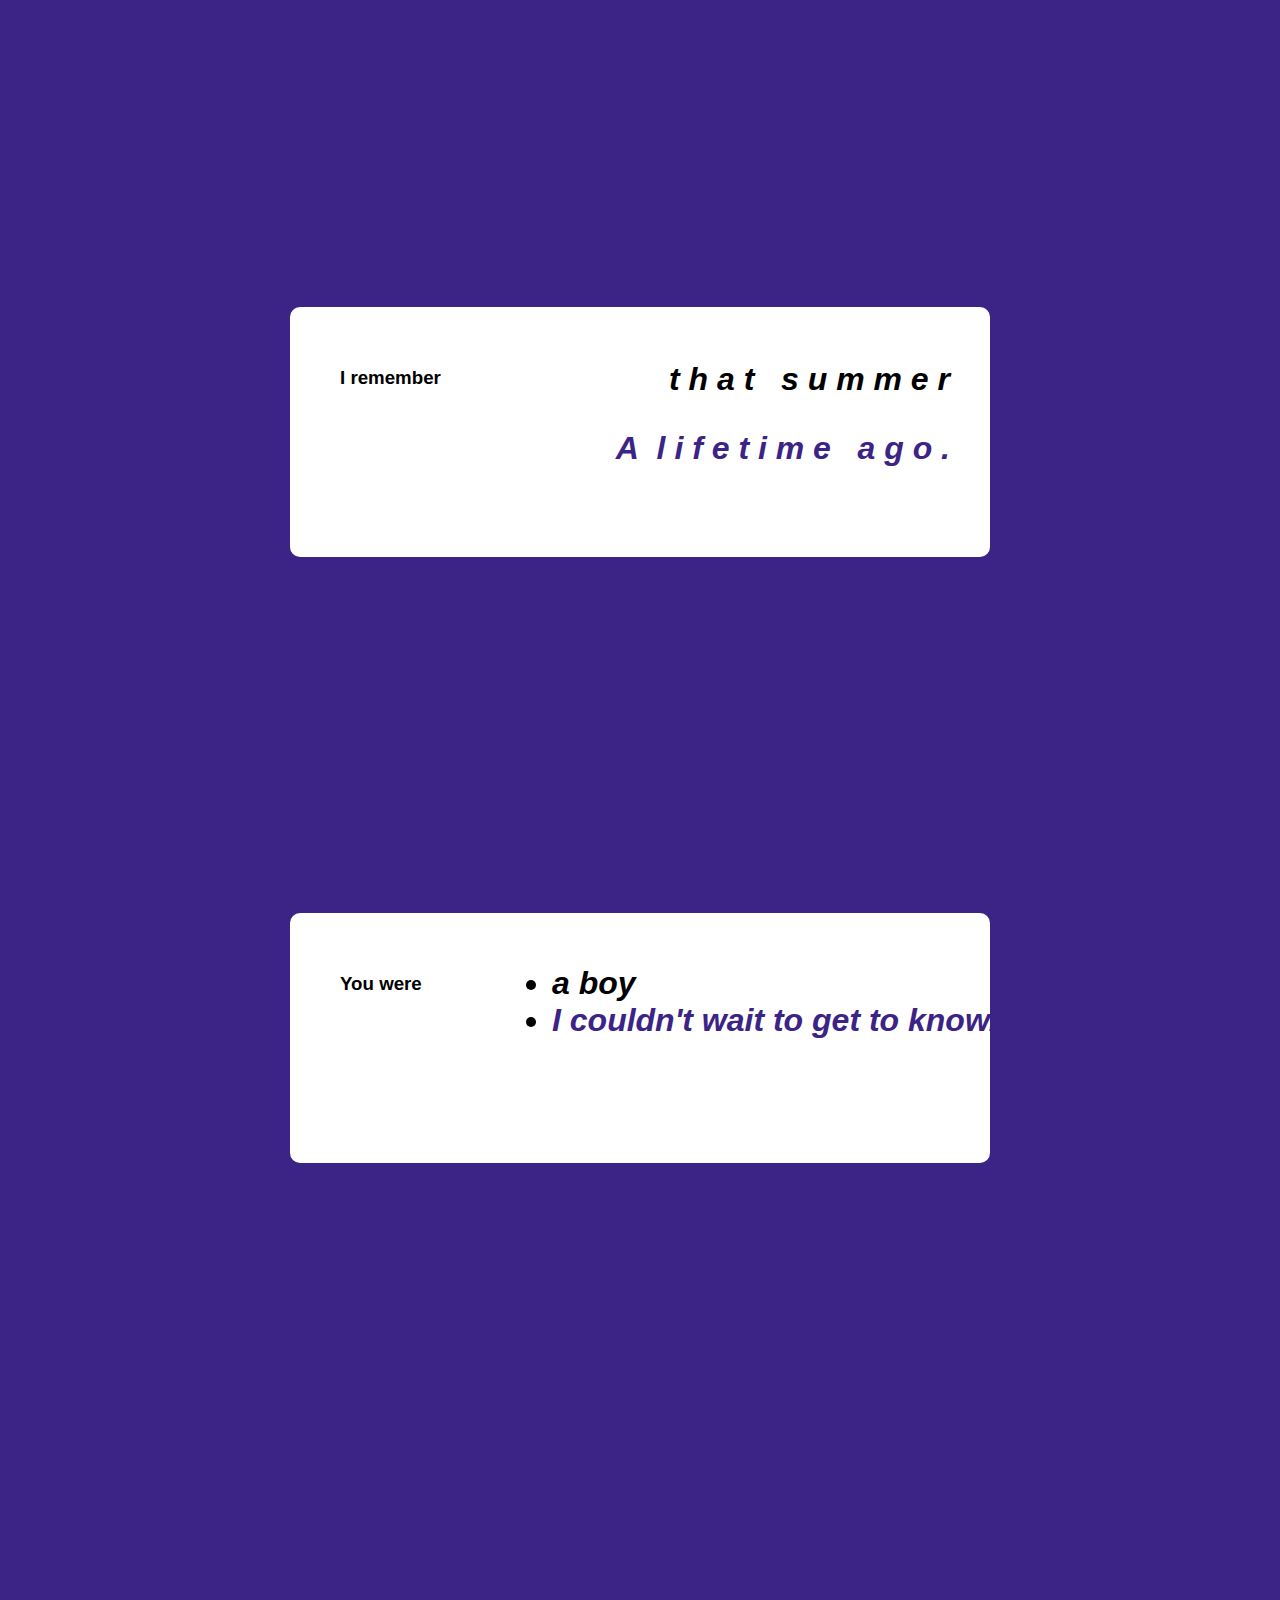
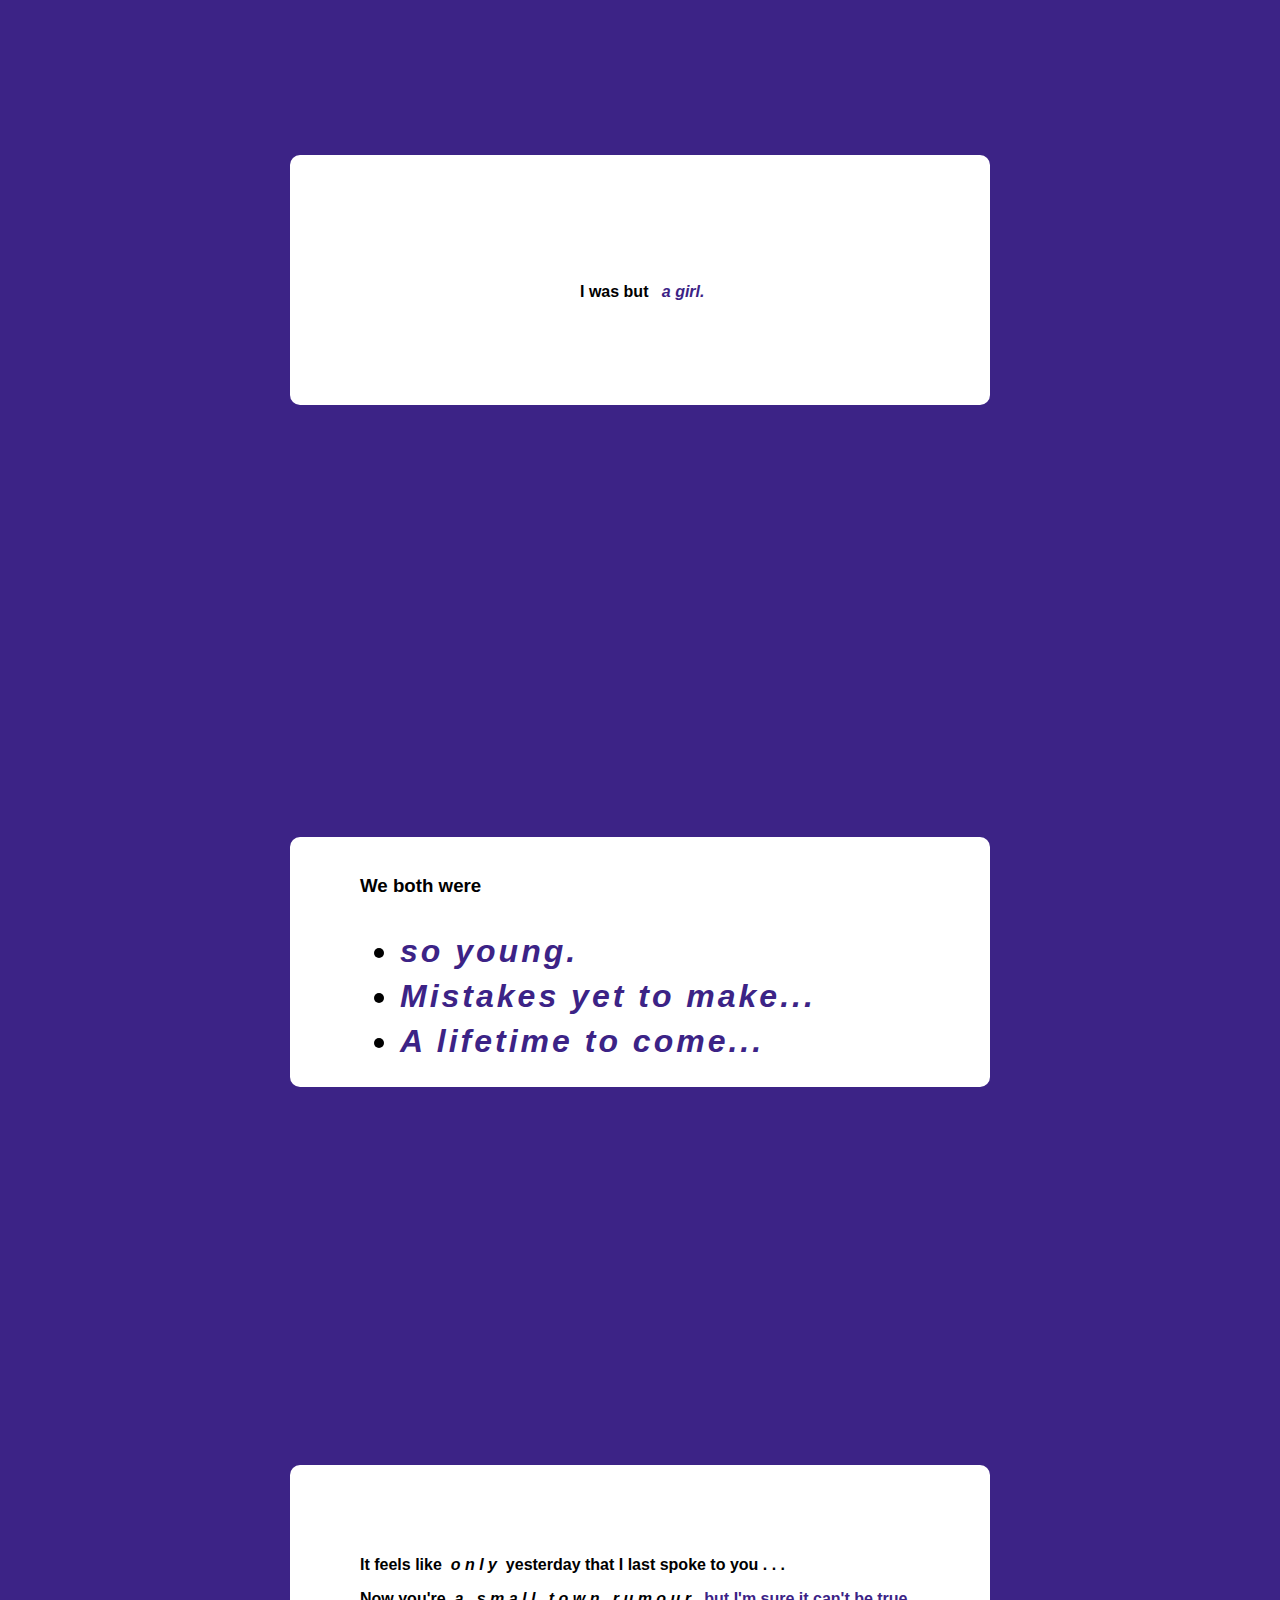
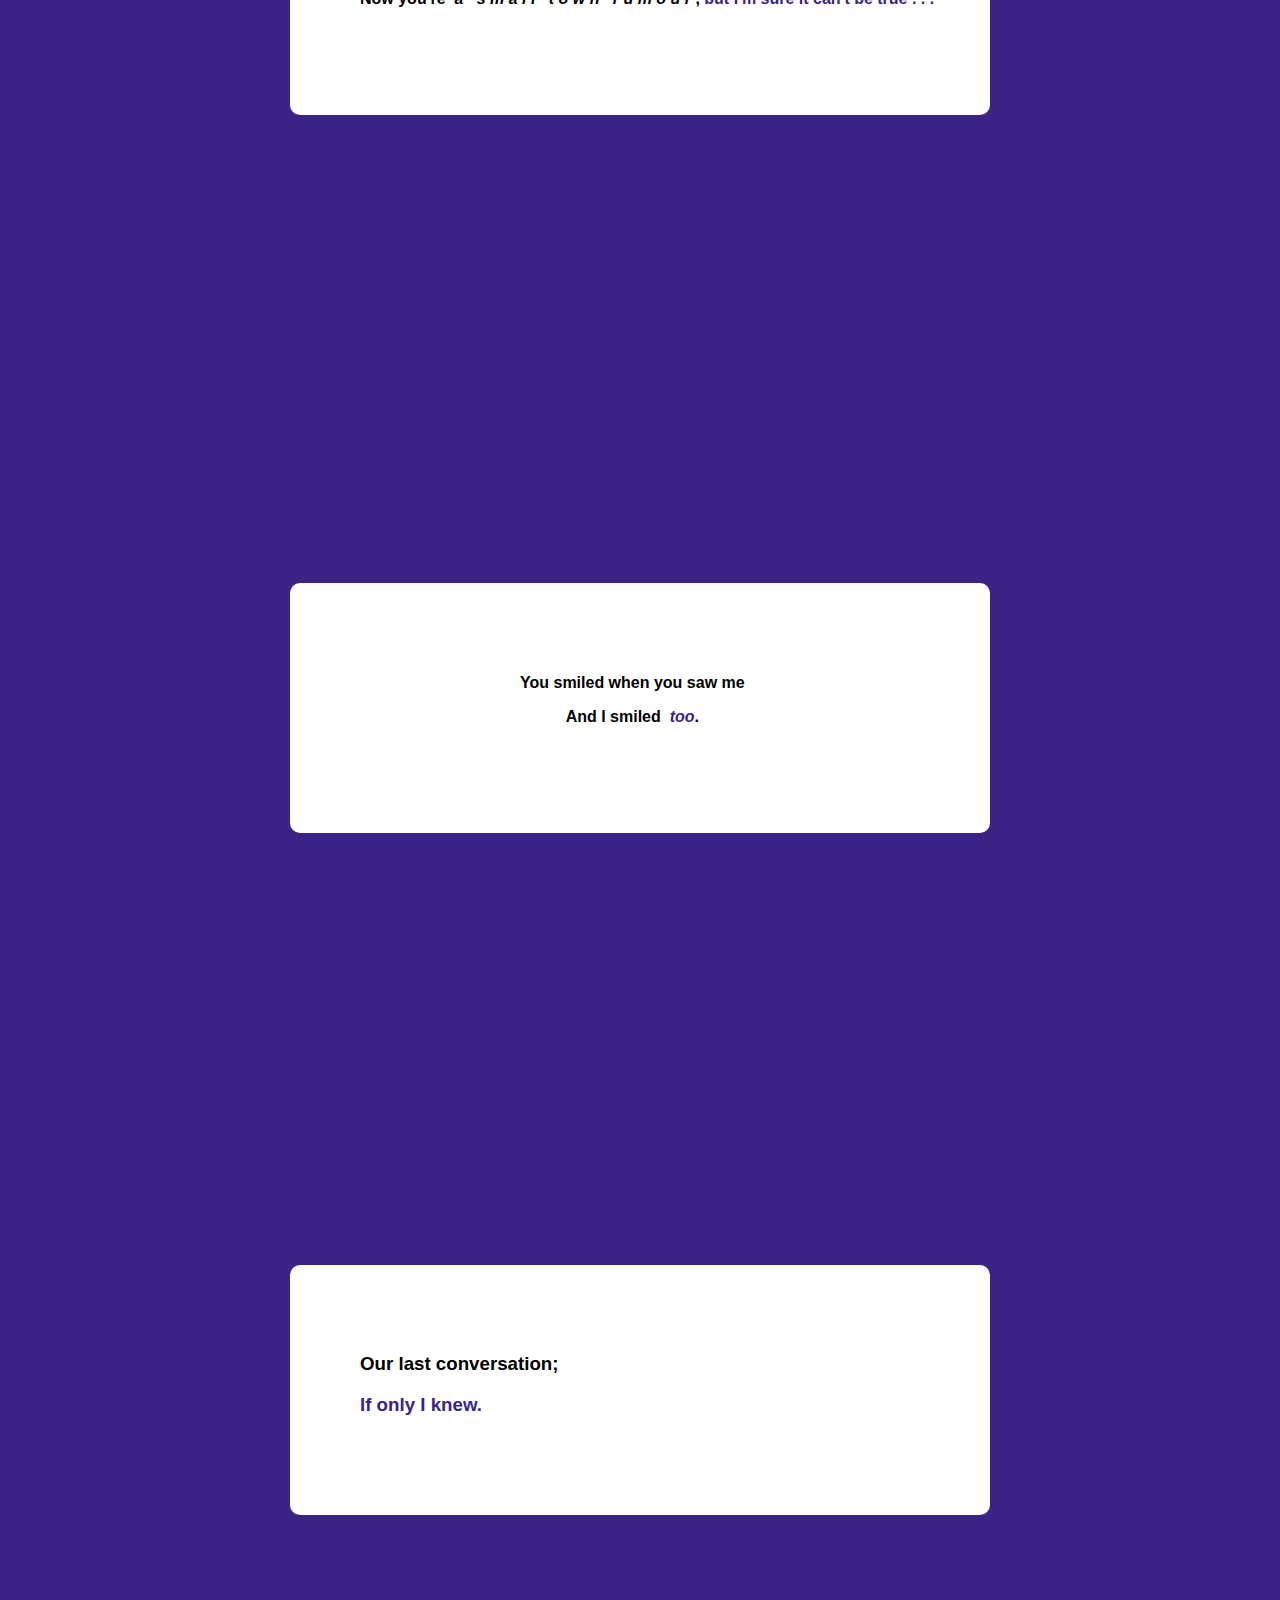
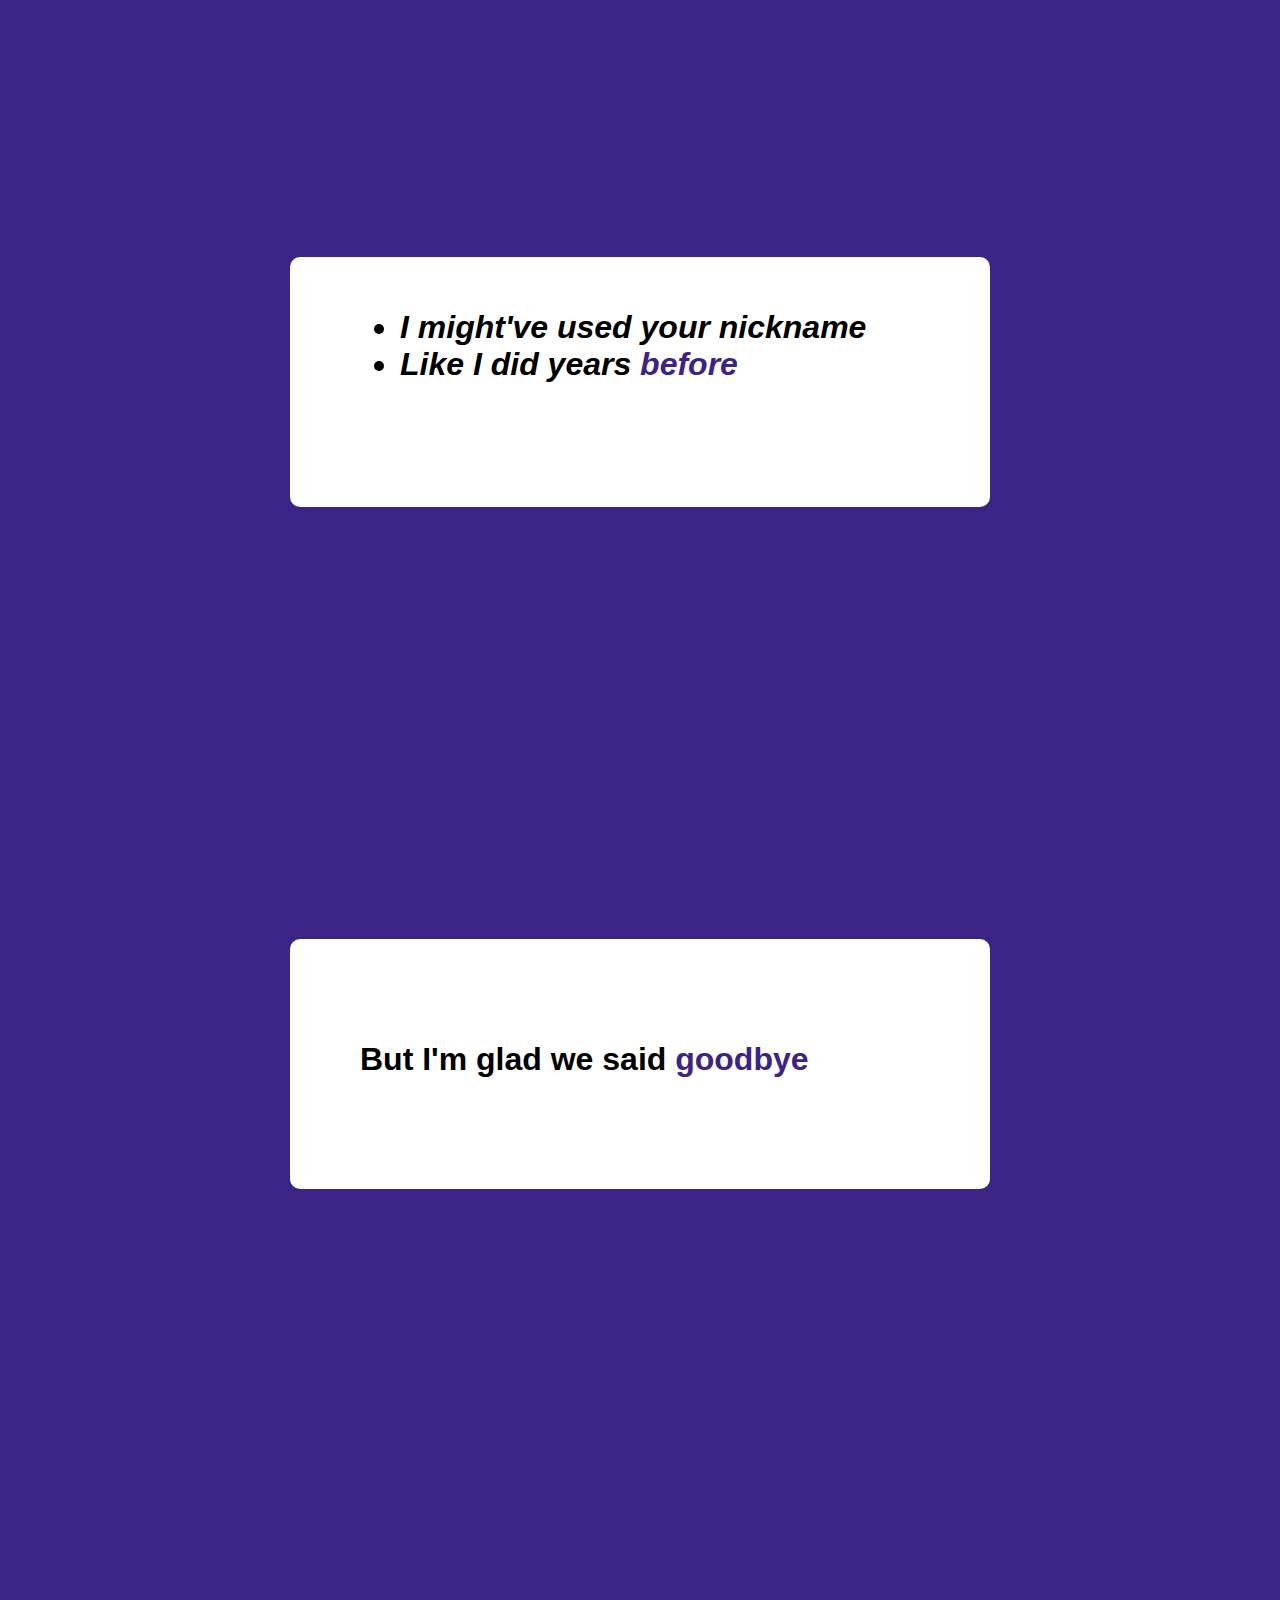
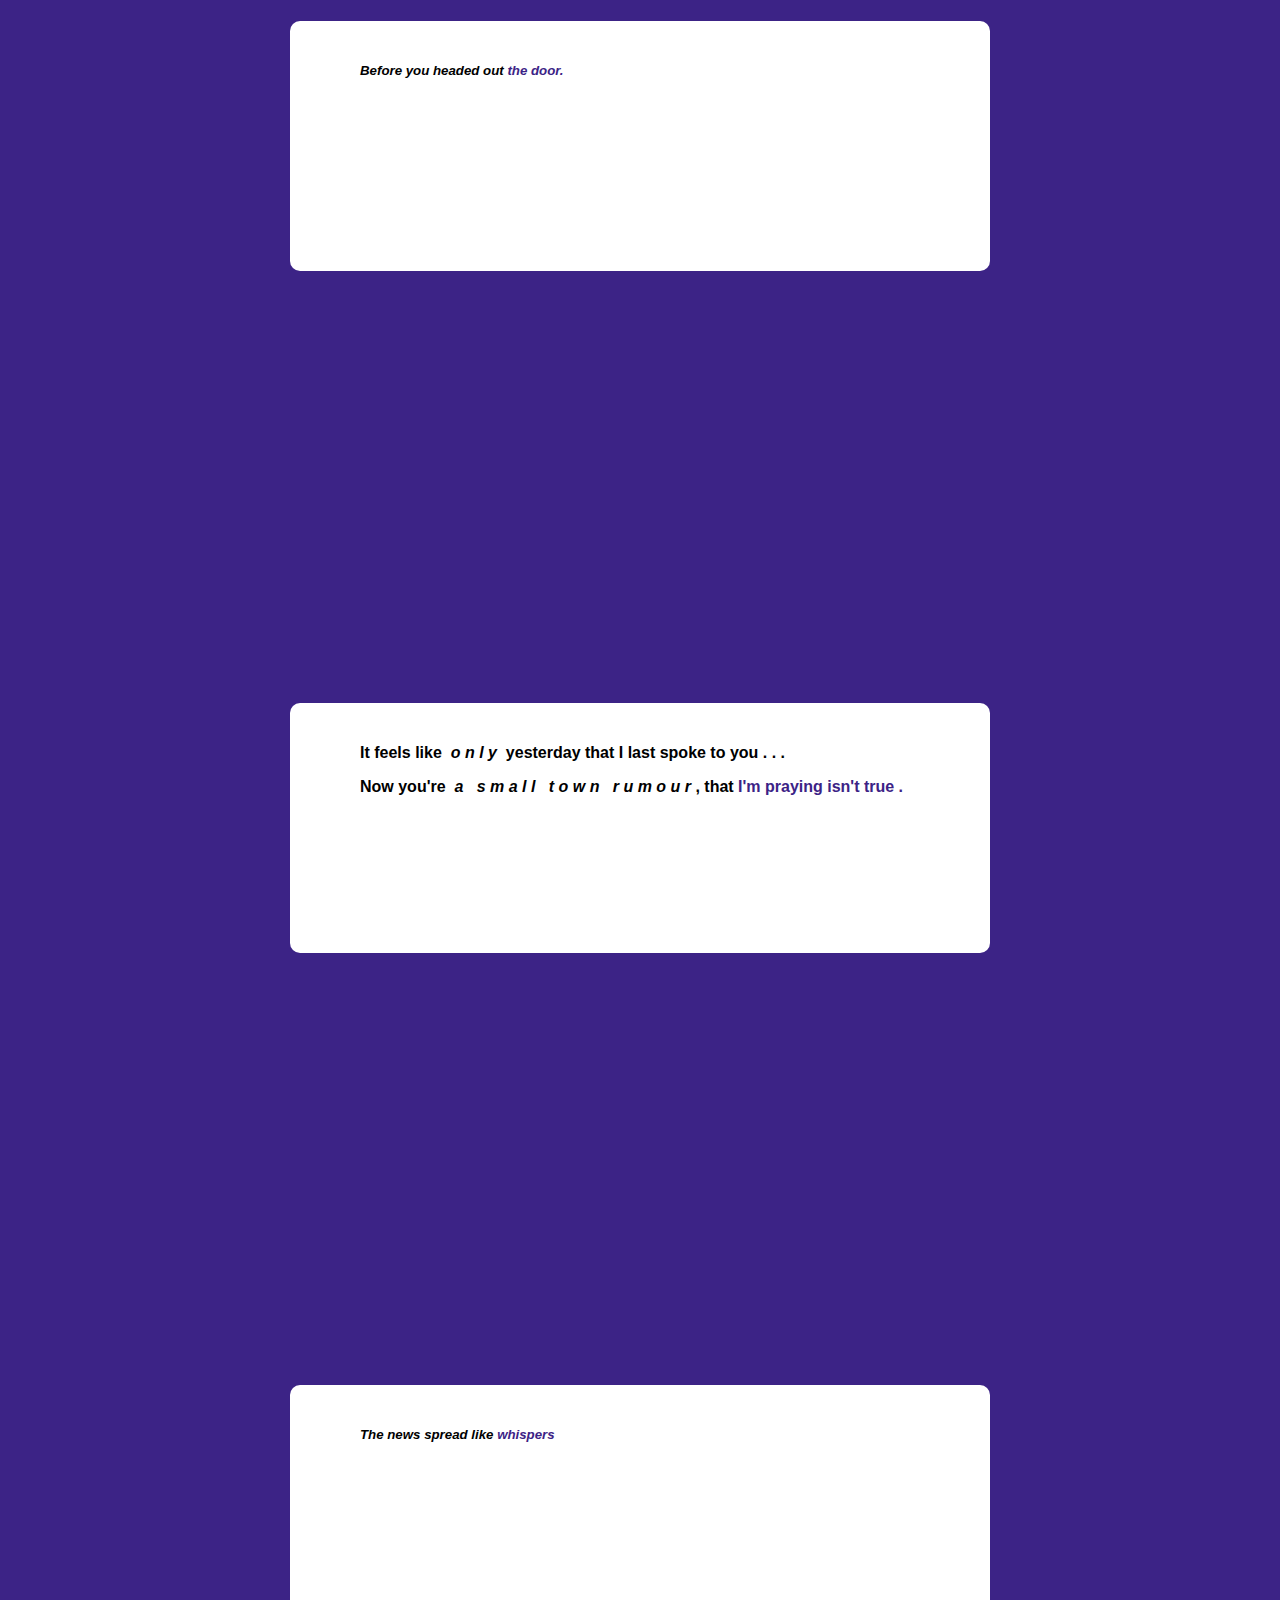
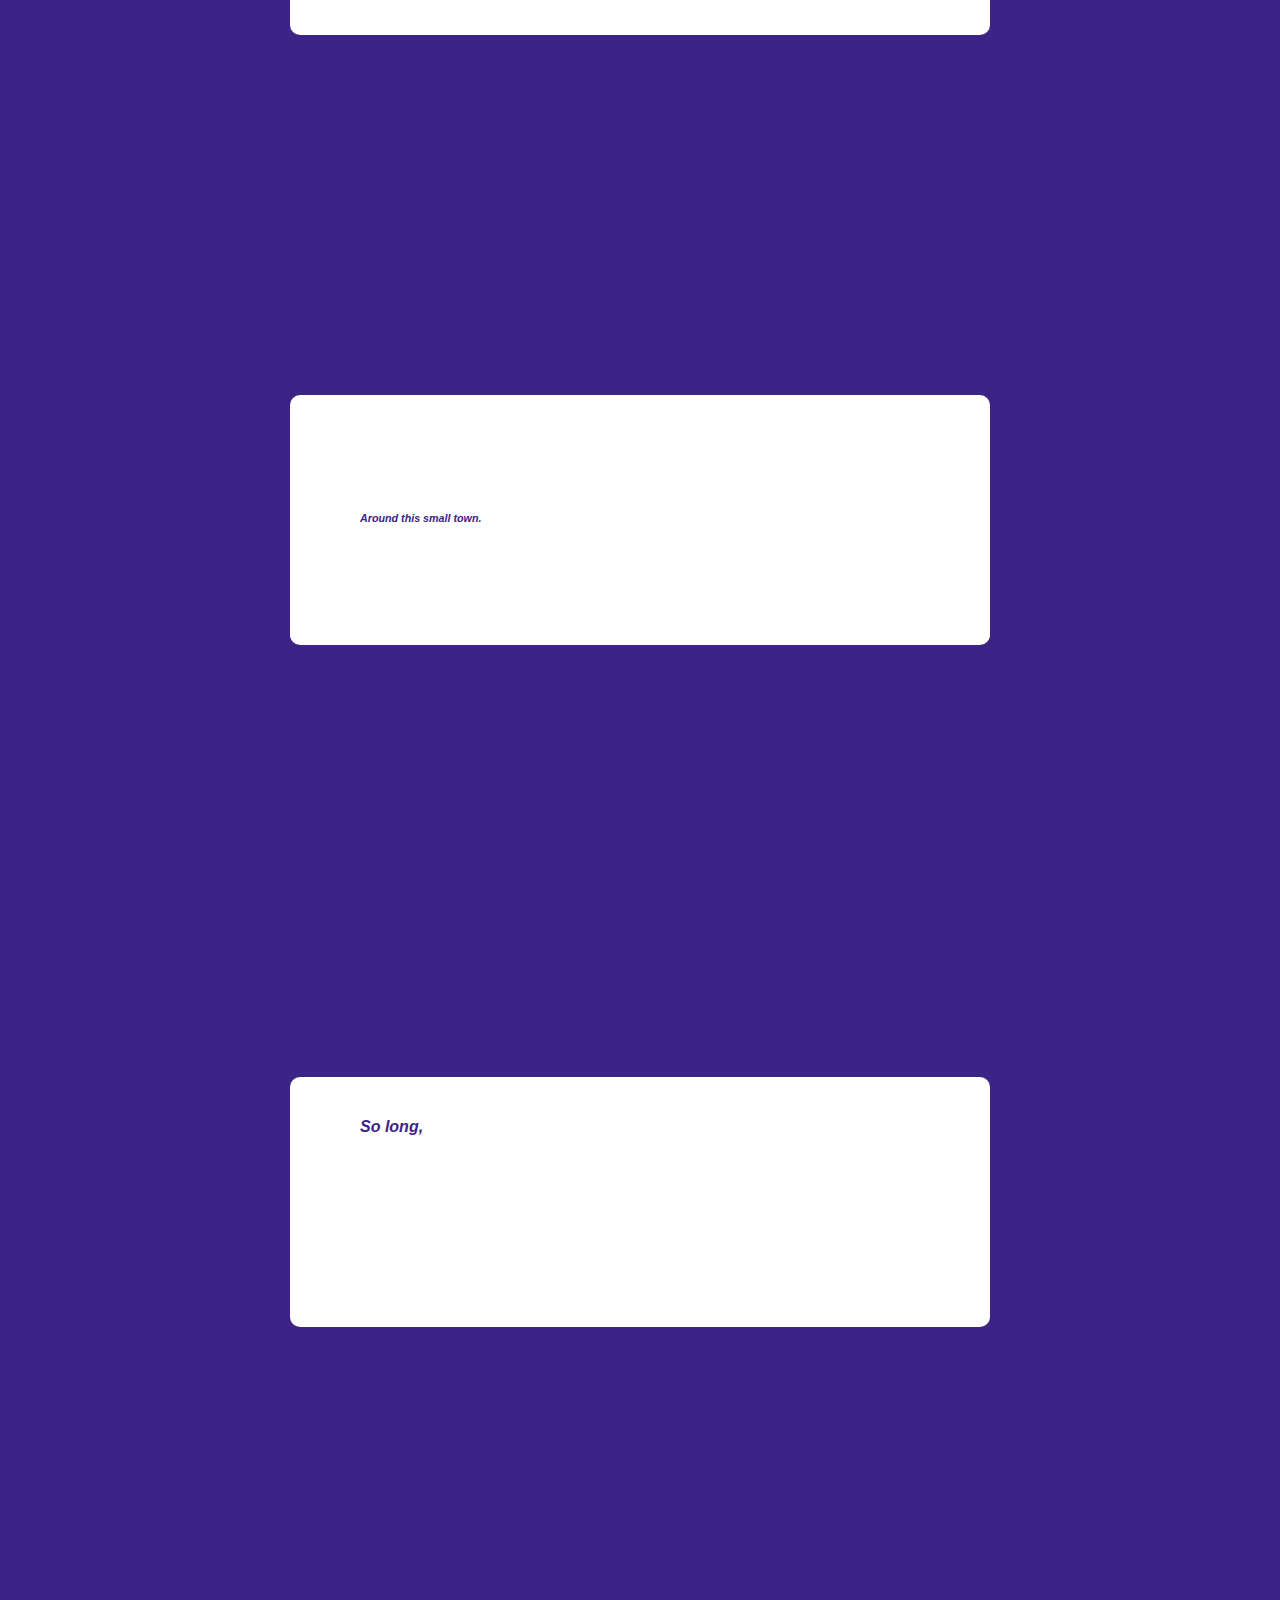
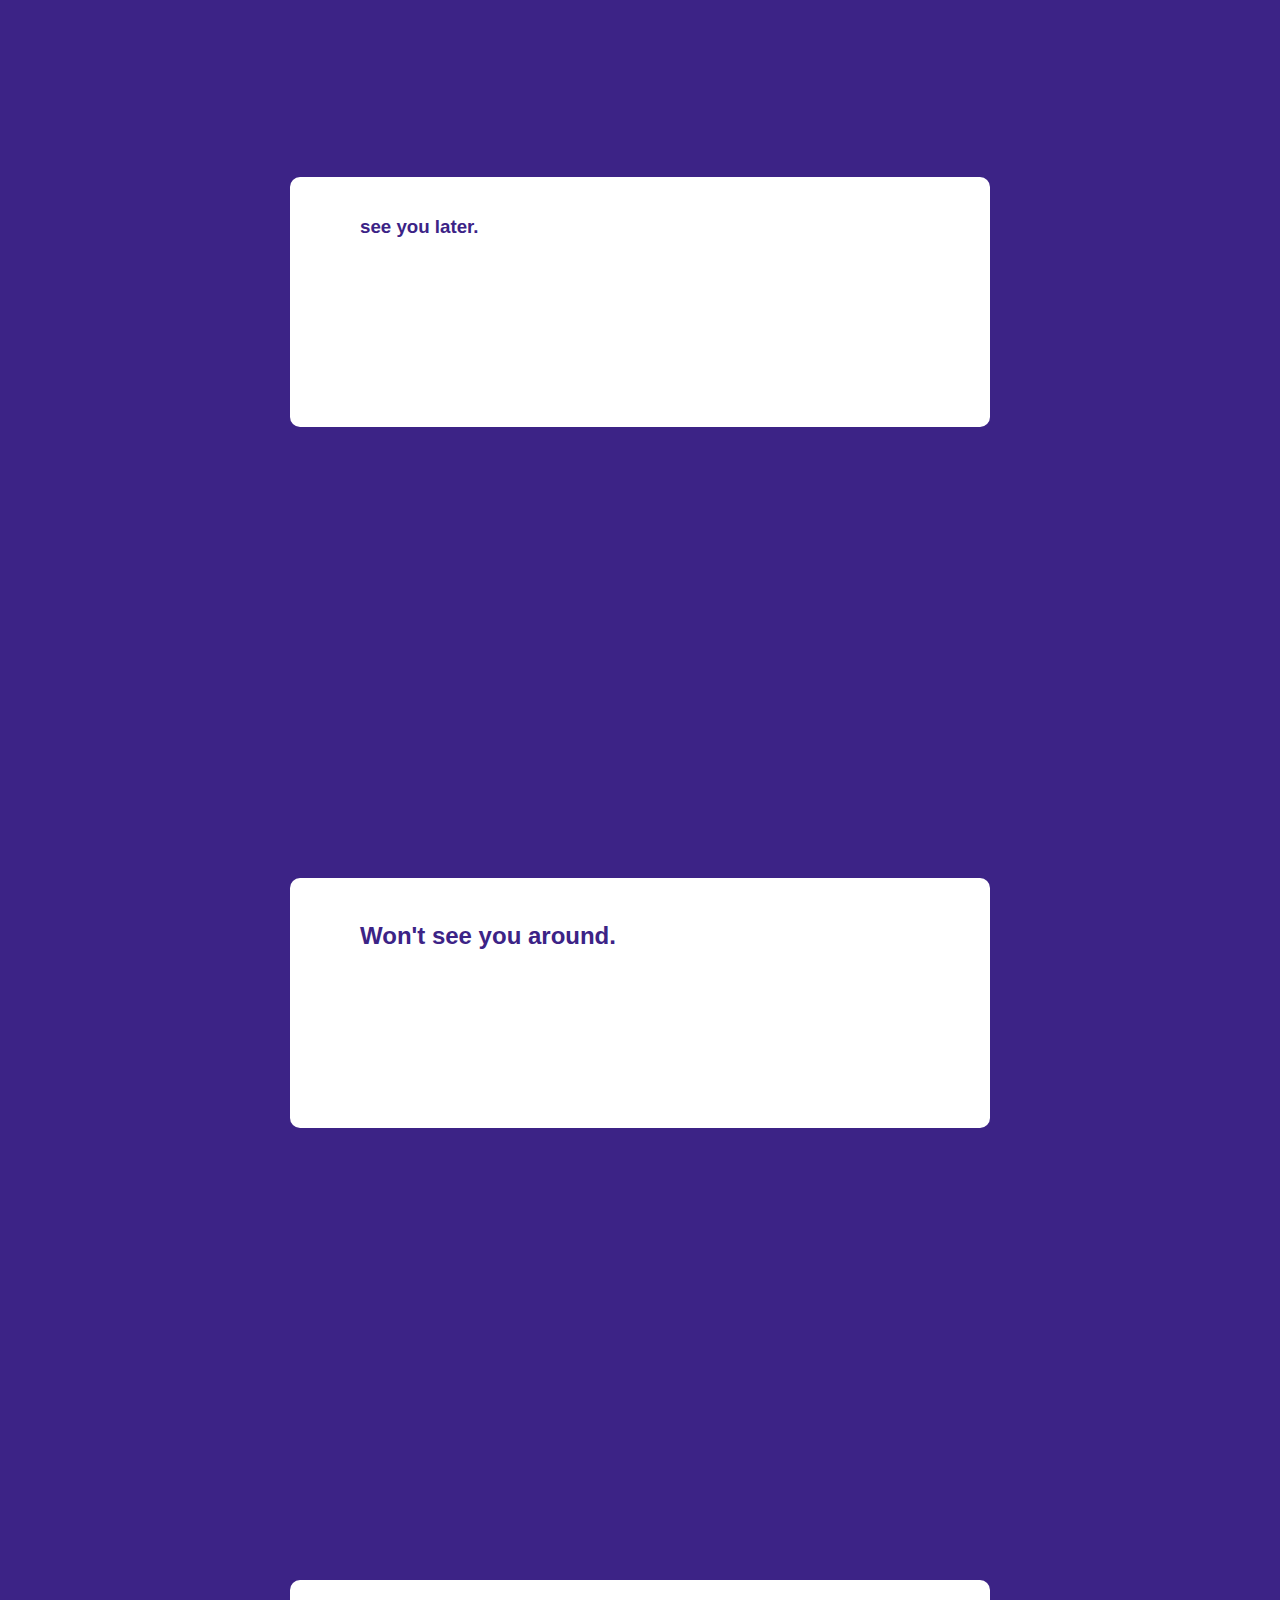
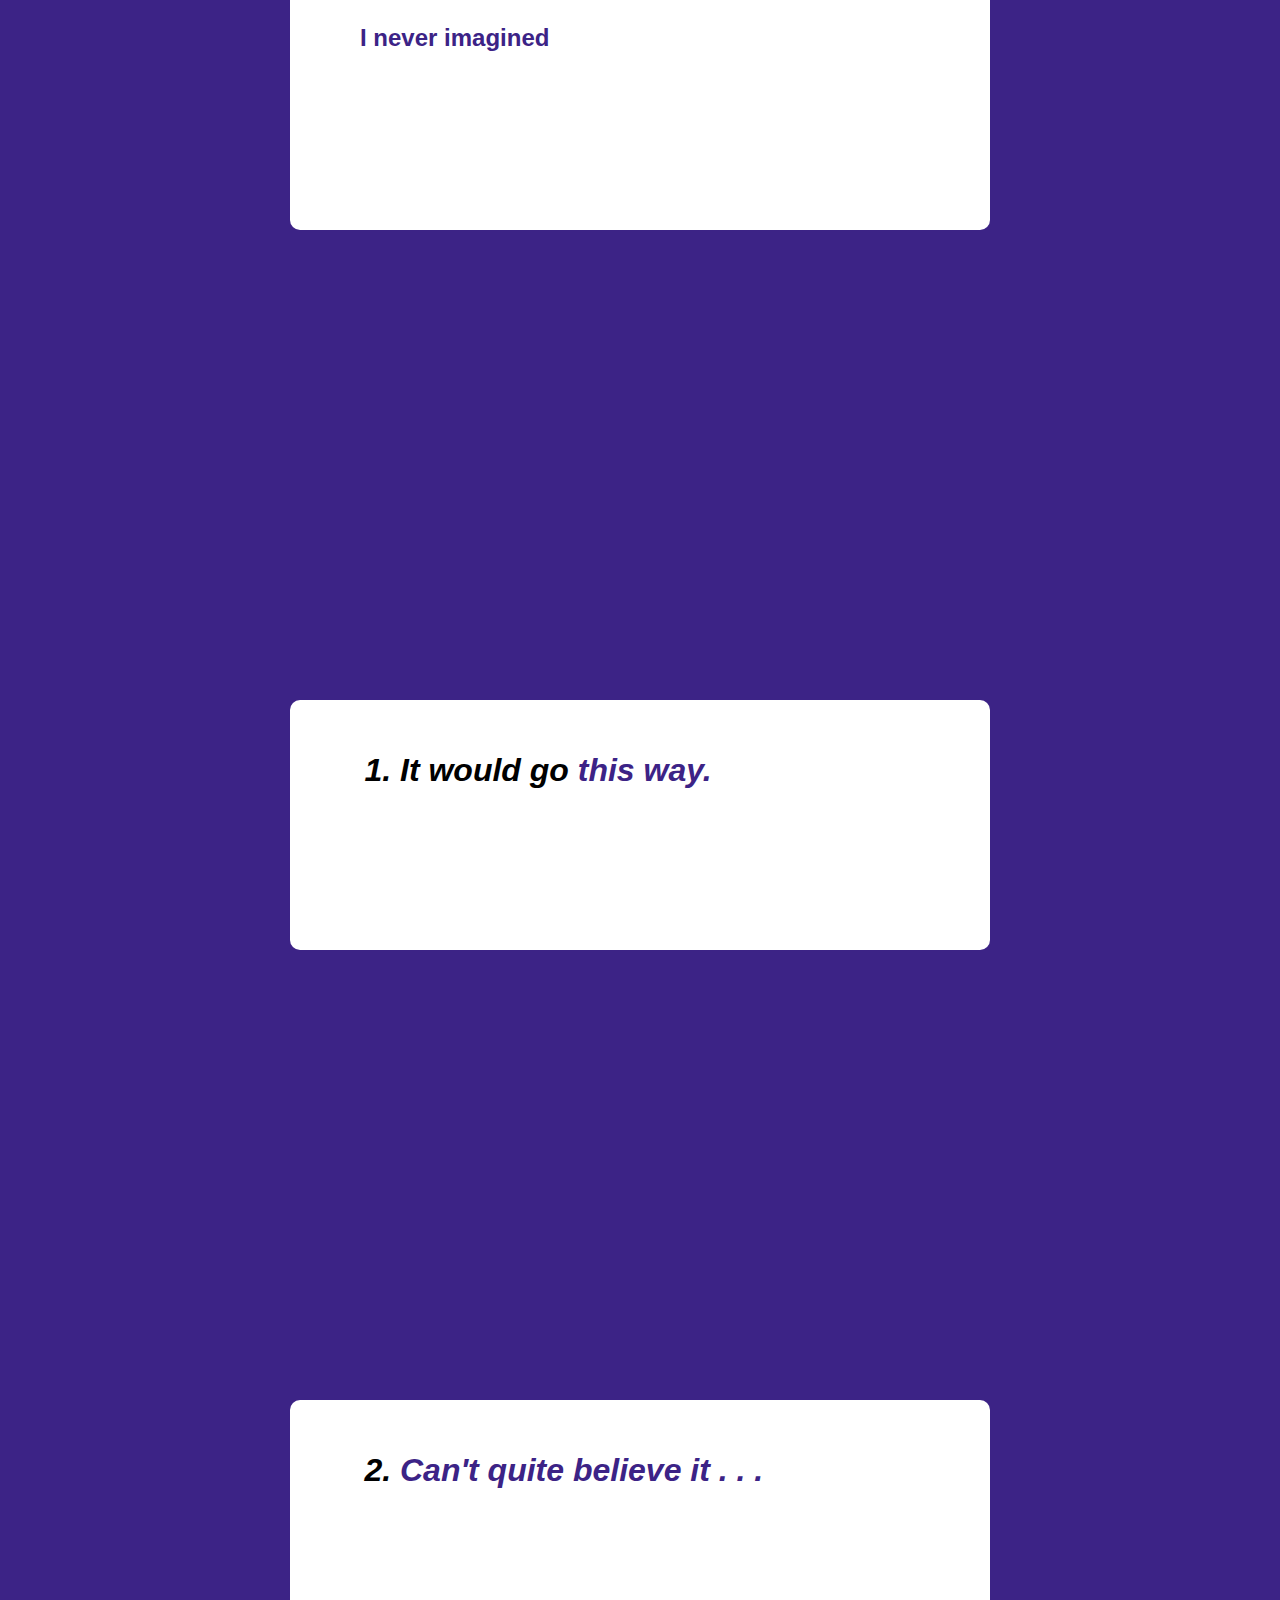
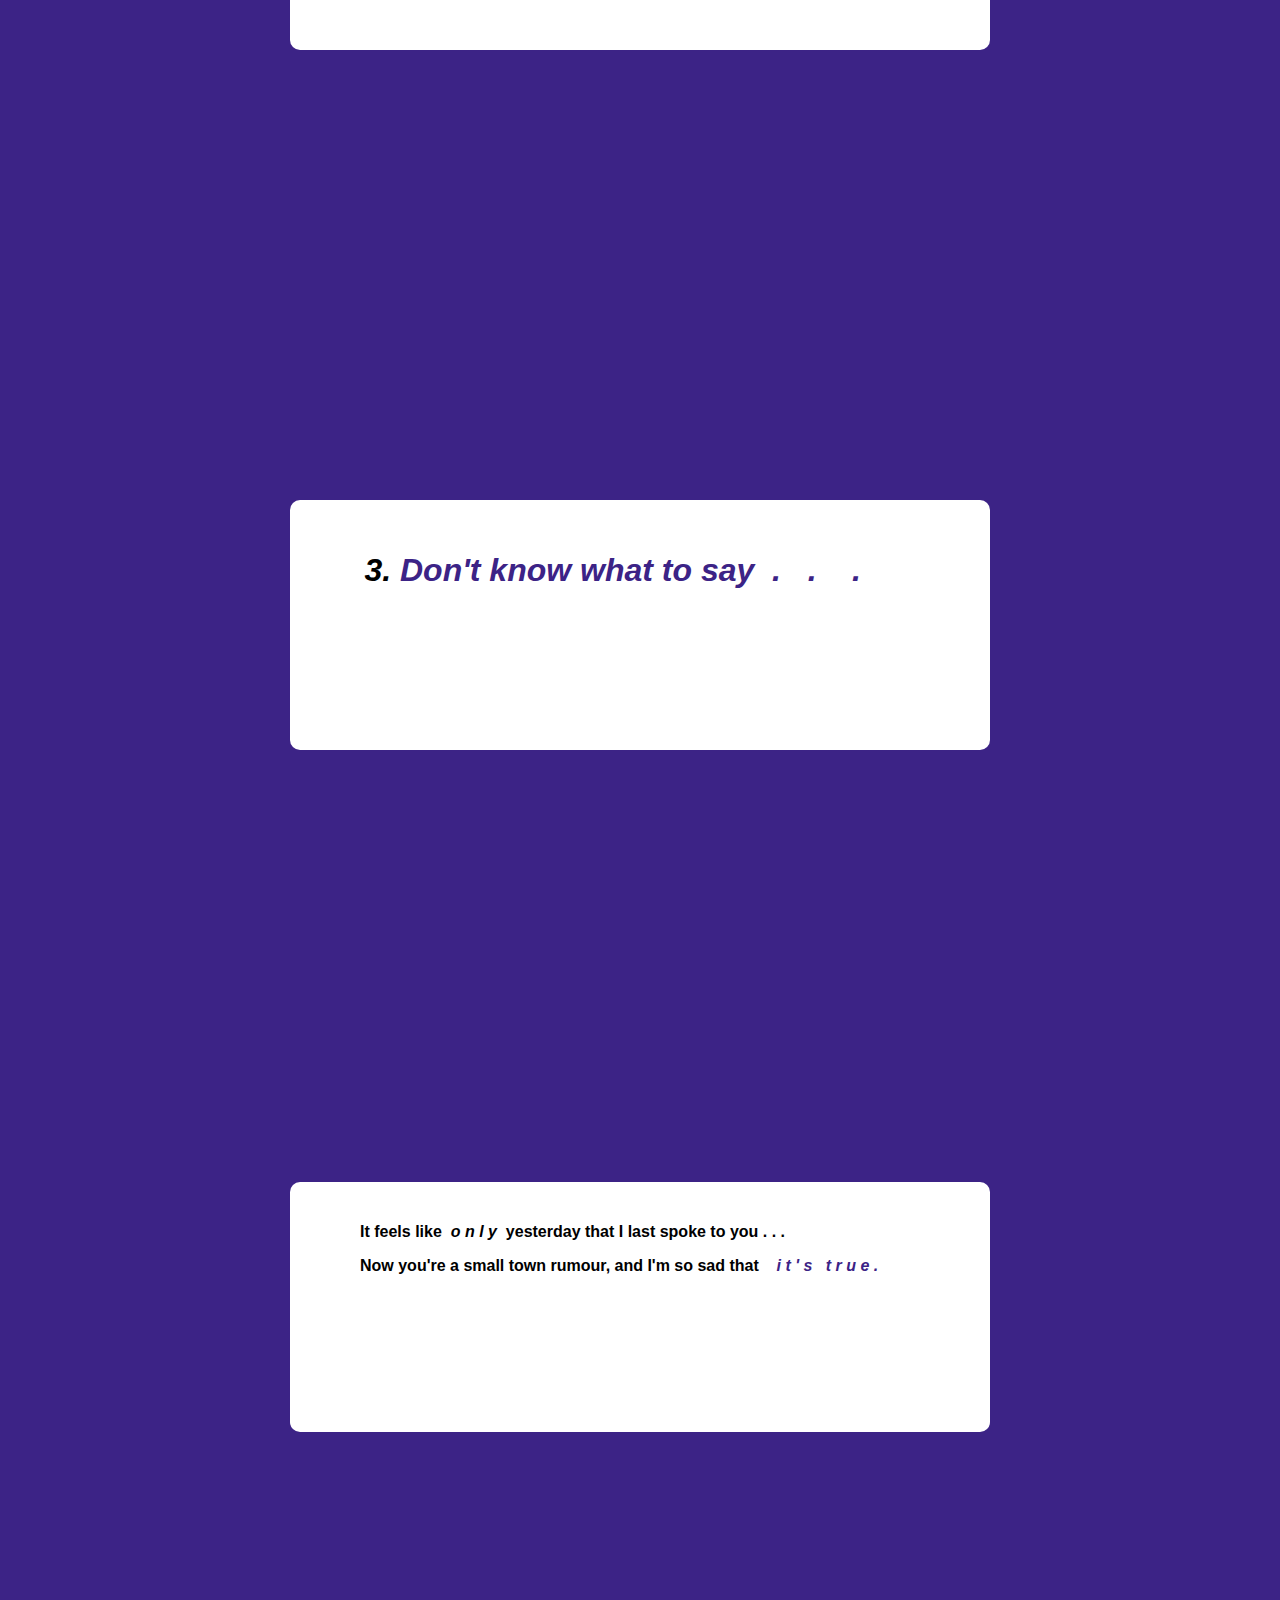
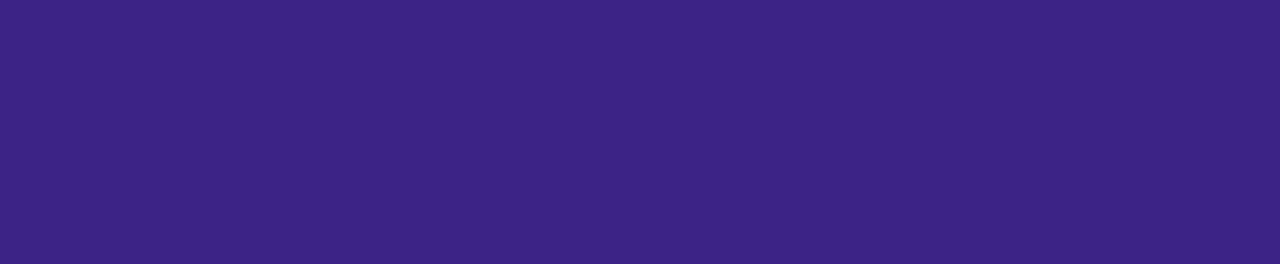
<file: youwere.html>
<!DOCTYPE html>
<html lang="en" dir="ltr">
  <head>
    <meta charset="utf-8">
    <title>You were...</title>
    <link rel="stylesheet" href="youwere.css">
  </head>
  <body>
    <br>
    <br>
    <br>
    <br>
    <br>
    <br>
    <br>
    <br>
    <br>
    <br>
    <br>
    <br>
    <br>
    <a name="I_remember"><br></a>
    <br>
    <br>
    <div class="first">
    <h3>
    <p class="remember">
    I remember</p>
  </h3>
    <div class="lifetime">
    <h1>
    <p>
      <em>t&nbsp;h&nbsp;a&nbsp;t&nbsp;&nbsp; s&nbsp;u&nbsp;m&nbsp;m&nbsp;e&nbsp;r</em></p>

    </h1>
  </div>
  <div class="lifetime">
    <a href="#you_were">
    <h1>
    <p>
      <em>A&nbsp;&nbsp;l&nbsp;i&nbsp;f&nbsp;e&nbsp;t&nbsp;i&nbsp;m&nbsp;e&nbsp;&nbsp; a&nbsp;g&nbsp;o&nbsp;.</em></p>
    </h1>
  </div>
  </div>
    <br>
    <br>
    <br>
    <br>
    <a name="you_were"><p></p></a>
    <br>
    <br>
    <br>
    <br>
    <br>
    <br>
    <a name="you_were"><p></p></a>
    <br>
    <br>
    <br>
    <br>
    <br>
    <br>
    <br>

    <h3>
    <div class="first">
    <p class="remember">
      You were</p>
    </h3>
    <div class="boy">
    <h1>
    <ul>
      <li><em>a boy</em></li>
      <li><em><a href="#agirl">I couldn't wait to get to know.</a></em></li>
    </ul>
  </h1>
</div>
</div>
  <br>
  <br>
  <br>
  <br>
  <br>
  <br>
  <br>
  <br>
  <br>
  <br>
  <br>
  <br>
  <br>
  <br>
  <br>
  <br>
  <br>
  <a name="agirl"><br></a>
  <br>
  <br>
  <br>
  <br>
  <br>
  <br>
  <div class="first">
  <h4>
    <p id="girl">I was but<em>&nbsp;&nbsp; <a href="#we">a girl.</a></em></p>
  </h4>
</div>
  <br>
  <br>
  <br>
  <br>
  <br>
  <br>
  <br>
  <br>
  <br>
  <br>
  <br>
  <br>
  <br>
  <br>
  <br>
  <br>
  <a name="we"><br></a>
  <br>
  <br>
  <br>
  <br>
  <br>
  <br>
  <br>
  <div class= "first">
    <div class="content">
  <h3>
    <p>We both were</p>
  </h3>
  <h1><em>
    <ul class="weboth">
      <li ><a href="#cant_be_true" id="young">so young.</a></li>
      <li ><a href="#praying" id="yet">Mistakes yet to make...</a></li>
      <li ><a href="#itstrue" id="come">A lifetime to come...</a></li>
    </ul>
  </em></h1>
</div>
</div>
    <br>
    <br>
    <br>
    <br>
    <br>
    <br>
    <br>
    <br>
    <br>
    <br>
    <br>
    <br>
    <br>
    <br>
    <br>
    <br>
    <br>
    <br>
    <br>
    <br>
      <a name="cant_be_true"><br></a>

    <div class="first">
      <div class="content" id="imsure">
    <h4>
    <p>It feels like<em>&nbsp; o&nbsp;n&nbsp;l&nbsp;y&nbsp;</em> yesterday that I last spoke to you&nbsp;.&nbsp;.&nbsp;.</p>
    <p>Now you're<em>&nbsp;&nbsp;a&nbsp;&nbsp; s&nbsp;m&nbsp;a&nbsp;l&nbsp;l&nbsp;&nbsp; t&nbsp;o&nbsp;w&nbsp;n&nbsp;&nbsp; r&nbsp;u&nbsp;m&nbsp;o&nbsp;u&nbsp;r&nbsp;</em>,<a href="#too"> but I'm sure it can't be true&nbsp;.&nbsp;.&nbsp;.&nbsp;</a></p>
  </h4>
</div>
    </div>
    <br>
    <br>
    <br>
    <br>
    <br>
    <br>
    <br>
    <br>
    <br>
    <br>
    <br>
    <br>
    <br>
    <br>
    <br>
    <br>
    <br>
    <br>
    <br>
    <br>
    <br>
    <br>
    <a name="too"><br></a>
    <br>
    <br>
    <br>
    <div class="first">
      <div class="content" id="smiled">


    <h4>
    <p>You smiled when you saw me</p>
    <p>And I smiled&nbsp; <em><a href="#last">too</a></em>.</p>
    </h4>
    </div>
  </div>
    <br>
    <br>
    <br>
    <br>
    <br>
    <br>
    <br>
    <br>
    <br>
    <br>
    <br>
    <br>
    <br>
    <br>
    <br>
    <br>
    <br>
    <br>
    <br>
    <br>
    <a name="last"><br></a>
    <br>
    <br>
    <br>
    <div class="first">
      <div class="content" id="lastconvo">
    <h3>
    <p>Our last conversation;</p>
    <a href="#door"><p>If only I knew.</p></a>
    </h3>
  </div>
      </div>
    <br>
    <br>
    <br>
    <br>
    <br>
    <br>
    <br>
    <br>
    <br>
    <br>
    <br>
    <br>
    <br>
    <br>
    <br>
    <a name="nickname"><br></a>
    <br>
    <br>
    <br>
    <div class="first">
      <div class="content">
    <h1><em>
    <ul>

      <li>I might've used your nickname</li>
      <li>Like I did years<a href="#said_goodbye"> before</a></li>
    </ul>
    </em>
    </h1>
  </div>
  </div>
    <br>
    <br>
    <br>
    <br>
    <br>
    <br>
    <br>
    <br>
    <br>
    <br>
    <br>
    <br>
    <br>
    <br>
    <br>
    <br>
    <br>
    <br>
    <br>
    <br>
    <a name="said_goodbye"><br></a>
    <br>
    <br>
    <br>
    <div class="first">
      <div class="content" id="goodbye">
    <h1><p>But I'm glad we said <a href="#praying">goodbye</a></p></h1>
  </div>
</div>
    <br>
    <br>
    <br>
    <br>
    <br>
    <br>
    <br>
    <br>
    <br>
    <br>
    <br>
    <br>
    <br>
    <br>
    <br>
    <br>
    <br>
    <br>
    <br>
    <br>
    <a name="door"><br></a>
    <br>
    <br>
    <br>
    <div class="first">
      <div class="content">
    <h5>
    <p><em>Before you headed out <a href="#nickname">the door.</a></em></p>
  </h5>
</div>
  </div>
    <br>
    <br>
    <br>
    <br>
    <br>
    <br>
    <br>
    <br>
    <br>
    <br>
    <br>
    <br>
    <br>
    <br>
    <br>
    <br>
    <br>
    <br>
    <br>
    <br>
    <a name="praying"><br></a>
    <br>
    <br>
    <br>
    <div class="first">
      <div class="content">
    <h4>
    <p>It feels like<em>&nbsp; o&nbsp;n&nbsp;l&nbsp;y&nbsp;</em> yesterday that I last spoke to you&nbsp;.&nbsp;.&nbsp;.</p>
    <p>Now you're<em>&nbsp;&nbsp;a&nbsp;&nbsp; s&nbsp;m&nbsp;a&nbsp;l&nbsp;l&nbsp;&nbsp; t&nbsp;o&nbsp;w&nbsp;n&nbsp;&nbsp; r&nbsp;u&nbsp;m&nbsp;o&nbsp;u&nbsp;r&nbsp;</em>, that <a href="#whispers">I'm praying isn't true&nbsp;.</a></p>
    </h4>
  </div>
    </div>

    <br>
    <br>
    <br>
    <br>
    <br>
    <br>
    <br>
    <br>
    <br>
    <br>
    <br>
    <br>
    <br>
    <br>
    <br>
    <br>
    <br>
    <br>
    <br>
    <a name="whispers"><br></a>
    <br>
    <br>
    <br>
    <br>
    <div class="first">
      <div class="content">
    <h5><p><em>The news spread like<a href="#around"> whispers</a></em></p></h5>
  </div>
</div>

    <br>
    <br>
    <br>
    <br>
    <br>
    <br>
    <br>
    <br>
    <br>
    <br>
    <br>
    <br>
    <br>
    <br>
    <br>
    <br>
    <br>
    <br>
    <br>
    <br>
    <div class="first">
      <div class="content">
    <a name="around"><br></a>
    <br>
    <br>
    <br>

    <h6><p><em><a href="#solong">Around this small town.</a></em></p></h6>
  </div>
</div>
    <br>
    <br>
    <br>
    <br>
    <br>
    <br>
    <br>
    <br>
    <br>
    <br>
    <br>
    <br>
    <br>
    <br>
    <br>
    <br>
    <br>
    <br>
    <br>
    <a name="solong"><br></a>
    <br>
    <br>
    <br>
    <br>
    <div class="first">
      <div class="content">

    <h4><p><em><a href="#later">So long,</a></em><p></h4>
    </div>
        </div>
      <br>
      <br>
      <br>
      <br>
      <br>
      <br>
      <br>
      <br>
      <br>
      <br>
      <br>
      <br>
      <br>
      <br>
      <br>
      <br>
      <br>
      <br>
      <br>
      <br>
    <a name="later"><br></a>
      <br>
      <br>
      <br>
    <h3>
      <div class="first">
<div class="content">
    <p><a href="#wont">see you later.</a></p>
    </h3>
  </div>
    </div>
    <br>
    <br>
    <br>
    <br>
    <br>
    <br>
    <br>
    <br>
    <br>
    <br>
    <br>
    <br>
    <br>
    <br>
    <br>
    <br>
    <br>
    <br>
    <br>
    <a name="wont"><br></a>
    <br>
    <br>
    <br>
    <br>
    <div class="first">

      <div class="content">
    <h2>
      <p><a href="#never_imagined">
        Won't see you around.</a></p>
    </h2>
  </div>
</div>
    <br>
    <br>
    <br>
    <br>
    <br>
    <br>
    <br>
    <br>
    <br>
    <br>
    <br>
    <br>
    <br>
    <br>
    <br>
    <br>
    <br>
    <br>
    <br>
    <a name="never_imagined"><br></a>
    <br>
    <br>
    <br>
    <br>
    <h2>
    <div class="first">
      <div class="content">

    <p><a href="#one">I never imagined</a></p>
    </h2>
  </div>
    </div>
    <br>
    <br>
    <br>
    <br>
    <br>
    <br>
    <br>
    <br>
    <br>
    <br>
    <br>
    <br>
    <br>
    <br>
    <br>
    <br>
    <br>
    <br>
    <br>
    <br>
    <br>
    <br>
  <a name="one"><br></a>
    <br>
    <br>
    <div class="first">
      <div class="content">
    <h1><em>
    <ol>
      <li>It would go <a href="#two">this way.</a></li>
    </ol>
  </em>
</h1>
</div>
</div>
    <br>
    <br>
    <br>
    <br>
    <br>
    <br>
    <br>
    <br>
    <br>
    <br>
    <br>
    <br>
    <br>
    <br>
    <br>
    <br>
    <br>
    <br>
    <br>
    <br>
    <br>
    <a name="two"><br></a>
    <br>
    <br>
    <br>
    <div class="first">
<div class="content">
    <h1>
      <em>
    <ol start="2">
      <li><a href="#three">Can't quite believe it&nbsp;.&nbsp;.&nbsp;.</a></li>
    </ol>
  </em>

  </h1>
</div>
  </div>
    <br>
    <br>
    <br>
    <br>
    <br>
    <br>
    <br>
    <br>
    <br>
    <br>
    <br>
    <br>
    <br>
    <br>
    <br>
    <br>
    <br>
    <br>
    <br>
    <br>
    <br>
    <br>
    <a name="three"><br></a>
    <br>
    <br>
    <div class="first">
      <div class="content">
    <h1>
      <em>
    <ol start ="3">
      <li><a href="#itstrue">Don't know what to say&nbsp;&nbsp;.&nbsp;&nbsp;&nbsp;.&nbsp;&nbsp;&nbsp;&nbsp;.</a></li>
    </ol>
    </em>
  </h1>
</div>
      </div>

    <br>
    <br>
    <br>
    <br>
    <br>
    <br>
    <br>
    <br>
    <br>
    <br>
    <br>
    <br>
    <br>
    <br>
    <br>
    <br>
    <br>
    <br>
    <br>
    <a name="itstrue"><br></a>
    <br>
    <br>
    <br>
    <br>
<div class="first">
  <div class="content">
    <h4>
    <p>It feels like<em>&nbsp; o&nbsp;n&nbsp;l&nbsp;y&nbsp;</em> yesterday that I last spoke to you&nbsp;.&nbsp;.&nbsp;.</p>
    <p>Now you're a small town rumour, and I'm so sad that <em><a href="#I_remember">&nbsp;&nbsp; i&nbsp;t&nbsp;'&nbsp;s&nbsp;&nbsp; t&nbsp;r&nbsp;u&nbsp;e&nbsp;.</a></em></p>
  </h4>
</div>
  </div>
  <br>
  <br>
  <br>
  <br>
  <br>
  <br>
  <br>
  <br>
  <br>
  <br>
  <br>
  <br>
  <br>
  <br>
  <br>
  <br>
  <br>
  <br>
  <br>
  <br>
  <br>
  <br>
  <br>
  <br>

  </body>
</html>
</file>
<file: index.css>
body {
  background-color: #e98181;
  margin: 0;
}

a{
  text-decoration: none;
  color: black;
}

a:hover{
  color: grey;
}
.container {

}

.poem-info{
  position: absolute;
  text-align: left;
  left: 60%;
  top: 40%;
  width: 35%;
  height: 30%;
  box-sizing: border-box;
}

.content{
  position: absolute;
  color: white;
  font-family: courier;
  height: 100%;
  width: 100%;
  padding: 5% 5% 5% 5%;
  box-sizing: border-box;
  overflow: scroll;
}
#Title{
  letter-spacing: 2px;
  font-size: 30px;
  font-weight: bold;
  line-height: .5px;
  text-decoration: underline;
  text-decoration-style: dotted ;
  text-decoration-color: white;
}

#Author{
}

#Info{
  font-family: Arial;
  text-transform: lowercase;
  line-height: 25px;
  letter-spacing: 1px;
}

.sun{
position: fixed;
width: 150px;
height: 150px;
top: 300px;
left: 70px;
border-radius: 100%;

/*none| h-offset v-offset blur offset*/
box-shadow: 8px 4px 20px 8px white;
}

.town{
  position: absolute;

}

.house {
position: absolute;
top: 360px;
}
.wall {
  position: absolute;
  background-color:white;
  width: 100px;
  height:50px;
  left: 400px;
  top: 300px;
}

.window {
  position:absolute;
  background-color: #e98181;
  width:20px;
  height:20px;
  left: 413px;
  top: 310px;
}

.door {
  position:absolute;
  border: solid #e98181 2px;
  width: 10px;
  height:30px;
  left: 465px;
  top: 317px;
}

.roof {
  position: absolute;
  border-bottom: 40px solid white;
  border-left: 30px solid transparent;
  border-right: 30px solid transparent;
  height: 0;
  width: 55px;
  left:392px;
  top:260px;
}

#house2{
  left: 180px;
}

#house3{
  left: -180px;
}
.line{
position: fixed;
border-bottom: 5px solid white;
height: 0;
width: 100%;
top: 80%;
}

.button{
font-family: courier;
background-color:#e98181;
border: none;
color: white;
padding: 15px 32px;
text-align: center;
text-decoration: none;
display: inline-block;
font-size: 16px;
margin: 4px 2px;
border-radius: 5px;
cursor: pointer;
}

.buttonlink{
  color: white;
}

.button:hover{
  background-color: grey;
  color: black;
  font-weight: bold;
}

.links {
  position:relative;
  top: 750px;
  left: 50%;
  display: grid;
  grid-template-columns: auto auto auto auto auto auto auto auto auto auto;
  grid-gap: 10px;
  padding: 10px;
}

#creditme{
  font-family: helvetica;
  letter-spacing: 1px;
  font-size: 13px;
  position: relative;
  top: 730px;
  left: 90%;
}

@media screen and (max-width: 600px) {
  body{
  background-color: #e98181;
  }
  .sun{
    top: 20px;
    left: 300px;
  }

  .house{
  top: 360px;
  right: 380px;
  }

  #house2{
    left: -30px;
  }
  #house3{
    left: -210px;
  }

  .poem-info{
    width:80%;
    height: 70%;
    left: 5%;
    top: 20%;
  }

  .links{
    top:720px;
    left:10px;
    grid-template-columns: auto auto auto auto auto;
  }

  #creditme{
    left: 170px;
    top: 710px;
    font-size: 9.5px;
  }

}
</file>
<file: itstrue.css>
body{
  margin: 0;
  background-image: linear-gradient(#67a0bf,#5f7877);
  color: white;
  font-family:Arial;
}
span{
  text-transform: lowercase;
  font-size: 30px;

}
.container{
  position: absolute;
  height: auto;
  width: 100%;
  box-sizing: border-box;
  background-image: linear-gradient(#67a0bf,#5f7877);
}

.lifetime{
  text-transform: lowercase;
  letter-spacing: 2px;
}

.stanza{
  line-height: 7px;
}

#believe{
  font-style: italic;
  font-weight: bold;
  text-align: right;
  text-transform: lowercase;
}

#true{
  text-decoration: underline;
}

.sun{
  position: absolute;
  top: 300px;
  left: 500px;
  background-color: rgb(241, 237, 96);
  width: 100px;
  height: 100px;
  border-radius:100%;
  animation-name: sundown;
  animation-duration: 15s;
  animation-timing-function: ease-in;
  animation-iteration-count: infinite;

}

.moon{
  position: absolute;
  top: 1600px;
  left: 520px;
  background-color: #5f7877;
  width: 100px;
  height: 100px;
  border-radius:100%;
}

@keyframes sundown{


  0%{top:300px; left: 500px;
  }
  25%{opacity:0.5;
  }
  50%{
  }
  75%{
  }
  100%{top: 1600px;left: 500px; opacity:0;
  }
}
}
</file>
<file: lastconvo.css>
body {
  background-color: white;
  font-family: arial;
  font-size: 30px;
  color:white;
  margin: 0px;
}
.container {
  position:relative;
  left:50px;
}
.circle {
  position: relative;
  width: 130px;
  height: 130px;
  left: calc(50% - 65px);
  bottom: 20px;
  border-radius: 100%;
  border: solid grey 5px;
  }

.circle:hover {
  border: solid #616161 5px;
  background-color: #f2f2f2;
}
.leftmessage {
  position: relative;
  color: black;
  text-align: left;
  padding: 40px;
  background-color:#e6e6ea;
  border-radius: 70px;
  height:15px;
  width: 500px;
  left: 70px;
}

.rightmessage {
  position: relative;
  text-align: left;
  padding: 40px;
  background-color: #51a2f2;
  border-radius: 70px;
  height: 15px;
  width: 500px;
  left: 1000px;
}

#leftmessage1{
  width:330px;
}

#rightmessage1{
  width: 210px;
  left: 1200px;

}

#leftmessage2{
  width:220px;
}

#rightmessage2{
  width: 350px;
  left: 1065px;
}

#leftmessage3{
  width: 400px;
}

#rightmessage3{
  width: 320px;
  left: 1100px;
}

#leftmessage4{
  width:220px;
}
#rightmessage4{
  width: 280px;
  left: 1140px;
}
#leftmessage5{
  height:55px;
}

#rightmessage5{
  width:400px;
  left: 1030px;
}

#leftmessage6{
  width: 250px;
}

#rightmessage6{
  width: 420px;
}

#leftmessage7 {
  width: 300px;
}

#rightmessage7 {
  width: 320px;
  left: 1100px;
}

#leftmessage8 {
  width: 200px;
}

#rightmessage8{
  width: 300px;
  left: 1120px;
}

#leftmessage9{
  width: 420px;
}

#rightmessage9{
  width:370px;
  left: 1060px;
}
#leftmessage10{
  width: 400px;
}

#leftmessage11{
  width:440px;
}

#leftmessage12 {
  height:55px;
}

#leftmessage13 {
  height:55px;
}

#leftmessage14{
  width: 300px;
}

#leftmessage15 {
  width: 250px;
}

#leftmessage16{
  width:270px;
}

#leftmessage17 {
  width: 300px;
}

#leftmessage18{
  height: 55px;
}

#leftmessage19{
  height: 55px;
}

@media screen and (max-width: 600px) {
body{
  background-color: black;
}
}
</file>
<file: life.css>
body {
  margin: 0px;
  background-image: linear-gradient(#598198, white);
  font-family: helvetica;
  font-style: oblique;
  font-size: 20px;
  color: white;
  transition: color 5s;
}

a{
  text-decoration-style: dashed;
  font-size: 30px;
  color: white;
}

a:hover {
  color: black;
}
span {
  color: black;
}

.container {
  position: fixed;
  width: 500px;
  height: 520px;
  bottom: 230px;
}

/* resize images */
.container img {
    width: 100%;
    height: auto;
}

.returnbutton{
  position:relative;
  left: 600px;
  top: 500px;
}

.author {
  color: white;
  position:absolute;
  left: 20px;
  font-size: 30px;
}


.textcontainer {
  margin: 30px;
  /*surrounds padding and content*/
  /*adding space between border and content*/
  padding: 10px;
  border: solid 5px white;
}

#intext {
  color:black;
  text-decoration: none;
  font-size: 20px;
}

#intext:hover {
  color:#598198;
}
</file>
<file: remember.css>
body{
  font-family: courier, monospace;
  margin: 0;
}

span{
  font-weight: bold;
  color: red;
  letter-spacing: 2px;
  text-transform: uppercase;
}

span:hover{
  animation-name: highlighter;
  animation-duration: 1s;
  animation-iteration-count: 1;
  animation-fill-mode: forwards;
}

.lines {
  position:relative;
  bottom: 135px;
  border-left: 1px solid red;
  border-right: 1px solid red;
  width: 2px;
  float: left;
  height: 1500px;
  margin-left: 40px;
  background-color: white;
}

h3{
  position: relative;
  top: 55px;
  left: 40px;
  margin-left: 10px;
  color: red;
  font-size: 40px;
  text-decoration: underline;
  width: 350px;
  text-align: center;
}
h3:hover{
  animation-name: highlighter;
  animation-duration: 1s;
  animation-iteration-count: 1;
  animation-fill-mode: forwards;
}



.blueline {
  position: relative;
  top: 30px;
  height:3px;
  width: 100%;
  background-color: rgb(80, 185, 224);
}

.notes {
  position: relative;
  left: 40px;
  top: -65px;
  box-sizing: border-box;
}

#blueline1{
  position: relative;
  top: 75px;
}

#blueline2{
  position: relative;
  top: 115px;
}

#blueline3{
  position: relative;
  top: 155px;
}

#blueline4{
  position: relative;
  top: 195px;
}

#blueline5{
  position: relative;
  top: 240px;
}

#blueline6{
  position: relative;
  top: 285px;
}

#blueline7{
  position: relative;
  top: 330px;
}

#blueline8{
  position: relative;
  top: 380px;
}

#blueline9{
  position: relative;
  top: 430px;
}

#blueline10{
  position: relative;
  top: 490px;
}

#blueline11{
  position: relative;
  top: 540px;
}
#boy {
  line-height: 50px;
}

#know{
  position: relative;
  top: 5px;
}

#girl{
  position: relative;
  top: 10px;
}

#mistakes{
  top: 10px;
  line-height: 60px;
  text-decoration: red line-through double;
  font-weight: bold;
}

.young{
  position: relative;
  top: 20px;
}

#stripes2 {
  position:relative;
  top: 550px;
}

.years{
  top: 10px;
  line-height: 60px;
  text-decoration: red line-through double;
  font-weight: bold;
}

#town{
  color: #0cb336;
  font-weight: bold;
}

#stripes3{
  visibility: hidden;
}

@keyframes highlighter {
from{background-color: white;}
  to{background-color: rgba(255, 230, 0, 0.9);}
}


@media screen and (max-width: 600px) {
  body{
    font-size: 15px;
  }
.notes{
  top: -60px;
  padding: 5% 5% 5% 5%;
  width: 370px;
}

#stripes3{
  position: relative;
  top: 1100px;
  visibility: visible;
}

.lines{
  height: 1900px
}
}
</file>
<file: smalltown.css>
body{
  margin: 0px;
  font-family: 'Reenie Beanie', cursive;
  font-size: 30px;
}

span {
  text-decoration: underline;
  font-style: italic;
}

a{
  text-decoration: none;
  color: black;
  font-size: 40px;
}

a:hover {
  color: pink;
}

.container {
  margin: 70px;
  padding: 20px;
}
.sunset{
position: relative;
left: calc(50% - 100px);
top: 5px;
width: 200px;
height: 100px;
background-image: linear-gradient(yellow, gold);
border-top-left-radius: 200px;
border-top-right-radius: 200px;
border-bottom: 0;
}

.line {
  position: relative;
  left: calc(50% - 165px);
  border-bottom: 5px solid gold;
  height: 0;
  width: 350px;
  top: 5px
}

#line2{
  top: 10px;
}

#line2{
  top: 20px;
}

.lifetime {
  position:relative;
  left: 1200px;
}

.know {
  position: relative;
  bottom: 30px;
  left: 1200px;
}

.spectrum {
  position: relative;
  left:calc(50% - 200px);
  bottom: 350px;
  background-image: linear-gradient(to right,pink, lightblue);
  border: 5px solid pink;
  width: 400px;
  height: 400px;
}

.tocome{
  position: relative;
  left: 1200px;
  top: 100px;
}

.mistake{
  position: relative;
  left: 10px;
  top: 5px;
  width: 200px;
  height: 100px;
  border-top-left-radius: 200px;
  border-top-right-radius: 200px;
  border: 5px solid lightgrey;
  border-bottom: 0;
}

.complete {
  position: relative;
  left: 1200px;
  top: 150px;
  width: 200px;
  height: 200px;
  border-radius: 100%;
  border: 5px solid black;

}

.textgroup{
  position: relative;
  right: 500px;
  text-align: right;
}

.lastconversation {
  width: 500px;
  height: 500px;
  border-radius: 100%;
  background-image: linear-gradient(lightgrey, white);
  border: 5px solid white;
}

.textgroup2{
  position: relative;
  left: 250px;
  bottom: 200px;
}

.door {
  position: relative;
  left: 800px;
  background-image: linear-gradient(to right,pink,pink,white,white, white);
  border: 5px solid pink;
  width: 500px;
  height: 400px;
}

.textgroup3 {
  position: relative;
  left: 980px;
  bottom: 350px;
}

.whispers {
  font-size: 18px;
  color:black;
  padding: 25px;
  background-image: linear-gradient(grey, white, white);
  border-radius: 100%;
  height: 100px;
  width:100px;
}

#whispers1{
  position: relative;
  left: 1000px;
}

#whispers2{
  position: relative;
  left: 300px;

}

#whispers3{
  position:relative;
  left: 600px;
}

.textgroup4{
  color:black;
  margin-left: 25px;
  padding: 70px;
  background-image: linear-gradient(lightgrey, white,white);
  border-radius: 100%;
  height: 200px;
  width:200px;
  position: relative;
  left: 850px;
}
</file>
<file: rumour.css>
body {
  font-family: times;
  font-size: 16px;
  margin: 0px;
}

span{
  font-size: 40px;
  font-family: 'Dawning of a New Day', cursive;
}

.line {
  position: fixed;
  border-bottom: 5px solid white;
  height: 0;
  width: 100%;
  top: 430px;
}
.container {
  margin: 70px;
  /*surrounds padding and content*/
  /*adding space between border and content*/
  padding: 20px;
  background-image: linear-gradient(#e99181, white);
}

.title {
  position: relative;
  top: 50px;
  right: 110px;
}
.sun{
position: fixed;
width: 150px;
height: 150px;
left: calc(50% - 75px);
border-radius: 100%;

/*none| h-offset v-offset blur offset*/
box-shadow: 8px 4px 20px 8px white;
}

.town{
  position: relative;
  left: 30px;
}

.house {
  position: relative;
  bottom: 140px;

}
.wall {
  position: absolute;
  background-color:white;
  width: 100px;
  height:50px;
  left: 400px;
  top: 300px;
}

.window {
  position:absolute;
  background-color: #e99181;
  width:20px;
  height:20px;
  left: 413px;
  top: 310px;
}

.door {
  position:absolute;
  border: solid #e99181 2px;
  width: 10px;
  height:30px;
  left: 465px;
  top: 317px;
}

.roof {
  position: absolute;
  border-bottom: 40px solid white;
  border-left: 30px solid transparent;
  border-right: 30px solid transparent;
  height: 0;
  width: 55px;
  left:392px;
  top:260px;
}

.text-container{
  position: relative;
  margin: 40px;
  padding: 20px;
  right: 80px;

}

#house2{
  left: 140px;
}

#house3{
  left:280px;
}

#house4 {
  left: 560px;
}

#house5{
top:1030px;
}

#house5 .window{
  background-color: #f6cec8;
}

#house5 .door {
  border: solid #f6cec8 2px;
}

#house6{
  top:1030px;
  left: 560px;
}

#house6 .window{
  background-color: #f6cec8;
}

#house6 .door {
  border: solid #f6cec8 2px;
}

.town2 {
  position: relative;
  top: 1710px;
  left: 560px;
}

#house7{
  left: 140px;
}

#house8{
  left:280px;
}

#house7 .window {
  background-color: #fae5e1;
}

#house7 .door {
  border: solid #fae5e1 2px;
}


#house4 .window:hover {
  background-color: #ffd029;
}

#house7 .window:hover{
  background-color: #ffd029;
}
</file>
<file: summer.css>
body {
  margin: 0px;
  background-color: white;
  font-family: courier;
  color:#598198;
}

span {
  color: #e6abc1;
  text-decoration: underline;
  text-decoration-style: wavy ;
}

.container {
  position: relative;
  padding: 10px;
  border-radius: 5px;
  font-family: courier;
  right: 65px;
}
.sun {
  position: fixed;
  width: 120px;
  height: 120px;
  background-color:#e6abc1;
  left: 500px;
  top: 60px;
  border-radius: 100%;
  transition: background-color 3s ease-in-out;
}

.line {
  position: fixed;
  border-bottom: 5px solid #e6abc1;
  height: 0;
  width: 100%;
  top: 330px;
}

.wall {
  position: fixed;
  background-color:#e6abc1;
  width: 100px;
  height:50px;
  left: 400px;
  top: 300px;
}

.window {
  position:fixed;
  background-color: white;
  width:20px;
  height:20px;
  left: 413px;
  top: 310px;
}

.door {
  position:fixed;
  border: solid white 2px;
  width: 10px;
  height:30px;
  left: 465px;
  top: 317px;
}

.roof {
  position: fixed;
  border-bottom: 40px solid #598198;
  border-left: 30px solid transparent;
  border-right: 30px solid transparent;
  height: 0;
  width: 55px;
  left:392px;
  top:260px;
}

.sun:hover{
  transition: background-color.5s;
  background-color: transparent;
}

.link {
  position:relative;
  text-align: center;
  top: 40px;
  right:2px;
  font-size: 20px;
  color:#e6abc1;
  text-decoration: none;
}
</file>
<file: youwere.css>
body{
  background-color: rgb(60, 35, 134);
  color: black;
  font-family: Helvetica;
  margin: 0;
}

a{
  text-decoration: none;
  color: rgb(60, 35, 134);
}

a:hover{
  color: rgb(226, 174, 43);
  text-decoration: overline underline;
}
.first{
  position: relative;
  left: calc(50% - 350px);
  background-color: white;
  width: 700px;
  height: 250px;
  margin-left:
  padding: 6% 6% 6% 6%;
  border-radius: 10px;
  box-sizing: border-box;
}

.remember{
  position: relative;
  top: 60px;
  left: 50px;
}

.lifetime {
  position: relative;
  text-align: right;
  right: 40px;
}

.boy{
  position: relative;
  left: 40%;
  bottom: 230px;
}

#girl{
  position: absolute;
  top: 45%;
  left:290px;
}

.content{
  position: absolute;
  top: 20px;
  left: 10%;
}

.weboth{
  letter-spacing: 3px;
  line-height: 45px;
}

#young:hover{
  color: rgb(242, 94, 196);
  text-transform: uppercase;
  font-weight: normal;
    font-size: 20px;
}

#yet:hover{
  color: red;
  text-transform: lowercase;
  font-weight: normal;
    font-size: 40px;
}

#come:hover{
  color: lightblue;
  text-transform: lowercase;
  font-weight: normal;
  font-size: 20px;


}

#imsure{
  position:absolute;
  top: 70px;
}

#smiled{
  position:absolute;
  top: 70px;
  left: 230px;
  text-align: center;
}

#lastconvo{
  position:absolute;
  top: 70px;
}

#goodbye{
  position:absolute;
  top: 70px;

}

@media screen and (max-width: 600px) {
body{
  font-size: 10px;
  letter-spacing: normal;
}

.first{
  left: calc(50% - 150px);
  width: 300px;
}

.lifetime{
  top: 60px;
}

.boy{
  top: -180px;
  left: 90px;
  font-size: 9px;
}
#girl{
  left: 100px;
}
}
</file>
